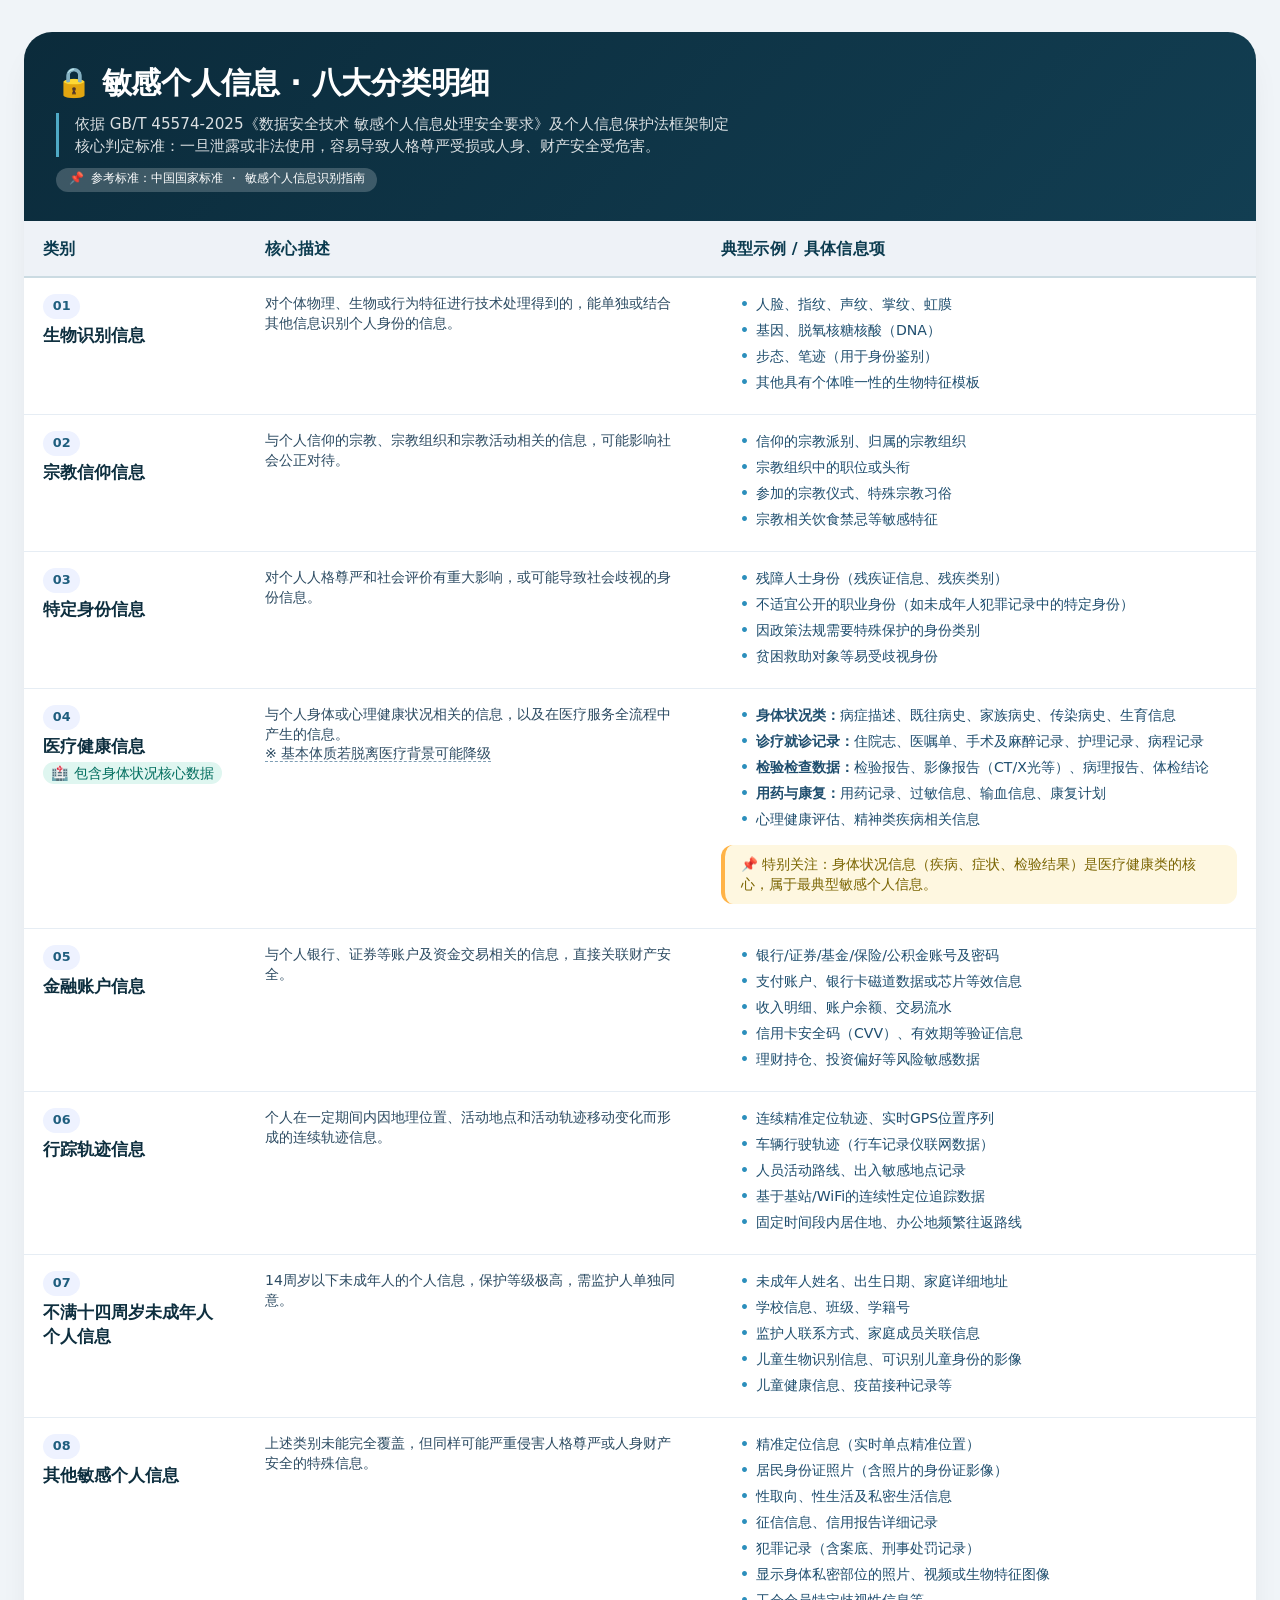
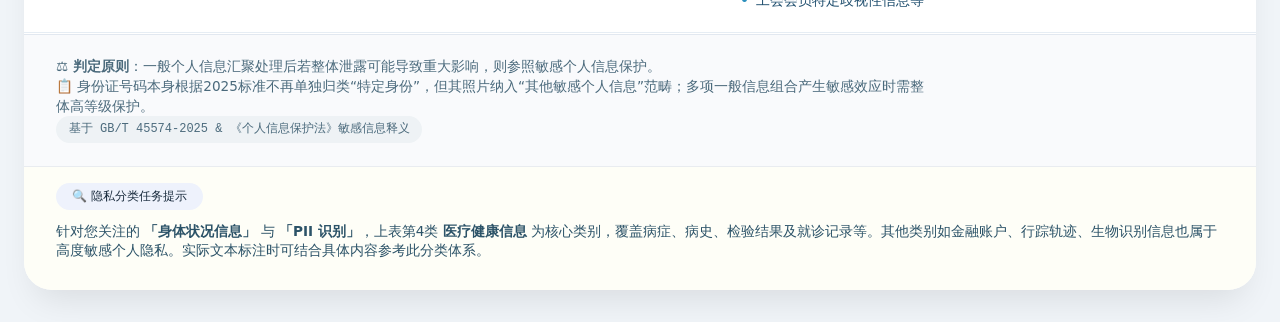
<file: Router/隐私类型.html>
<!DOCTYPE html>
<html lang="zh-CN">
<head>
    <meta charset="UTF-8">
    <meta name="viewport" content="width=device-width, initial-scale=1.0, user-scalable=yes">
    <title>八大类敏感个人信息分类表 | 国家标准参考</title>
    <style>
        * {
            margin: 0;
            padding: 0;
            box-sizing: border-box;
        }

        body {
            font-family: 'Segoe UI', 'Roboto', 'Noto Sans', system-ui, -apple-system, 'Microsoft YaHei', sans-serif;
            background: #f0f4f8;
            padding: 2rem 1.5rem;
            color: #1a2c3e;
            line-height: 1.45;
        }

        .container {
            max-width: 1400px;
            margin: 0 auto;
            background: white;
            border-radius: 28px;
            box-shadow: 0 20px 35px -12px rgba(0, 0, 0, 0.1);
            overflow: hidden;
            transition: all 0.2s ease;
        }

        /* 标题区 */
        .header {
            background: linear-gradient(135deg, #0b2b3b 0%, #123e52 100%);
            padding: 1.8rem 2rem;
            color: white;
        }

        .header h1 {
            font-size: 1.9rem;
            font-weight: 600;
            letter-spacing: -0.3px;
            margin-bottom: 0.5rem;
            display: flex;
            align-items: center;
            gap: 10px;
            flex-wrap: wrap;
        }

        .header h1:before {
            content: "🔒";
            font-size: 1.8rem;
            font-weight: normal;
        }

        .header .sub {
            font-size: 0.95rem;
            opacity: 0.85;
            border-left: 3px solid #5bc0de;
            padding-left: 1rem;
            margin-top: 0.5rem;
        }

        .badge-ref {
            background: rgba(255,255,255,0.2);
            border-radius: 40px;
            padding: 0.2rem 0.8rem;
            font-size: 0.75rem;
            display: inline-block;
            margin-top: 0.7rem;
            font-family: monospace;
        }

        /* 表格包装器 — 响应式滚动 */
        .table-wrapper {
            overflow-x: auto;
            padding: 0 0 1px 0;
            scroll-behavior: smooth;
        }

        /* 主表格样式 */
        .privacy-table {
            width: 100%;
            border-collapse: collapse;
            font-size: 0.95rem;
            background-color: #ffffff;
            min-width: 720px;
        }

        .privacy-table th {
            background-color: #eef2f7;
            color: #0b3b4f;
            font-weight: 600;
            padding: 1rem 1.2rem;
            border-bottom: 2px solid #cbdbe2;
            text-align: left;
            font-size: 1rem;
            letter-spacing: 0.3px;
        }

        .privacy-table td {
            padding: 1rem 1.2rem;
            border-bottom: 1px solid #e6edf4;
            vertical-align: top;
            background-color: #ffffff;
        }

        /* 分类样式 */
        .category-badge {
            display: inline-block;
            background: #eef2ff;
            color: #1f5e7e;
            font-weight: 600;
            padding: 0.2rem 0.6rem;
            border-radius: 20px;
            font-size: 0.8rem;
            margin-bottom: 0.25rem;
        }

        .cat-title {
            font-weight: 700;
            font-size: 1.05rem;
            color: #0e2f3f;
            display: block;
            margin-bottom: 0.2rem;
        }

        .desc-text {
            color: #2c4b62;
            font-size: 0.88rem;
            line-height: 1.4;
            margin-top: 4px;
        }

        .example-list {
            margin: 0;
            padding-left: 1.2rem;
            list-style-type: none;
        }

        .example-list li {
            margin-bottom: 0.35rem;
            font-size: 0.88rem;
            color: #1f4e6e;
            position: relative;
            padding-left: 1rem;
        }

        .example-list li:before {
            content: "•";
            color: #2c8fbc;
            font-weight: bold;
            position: absolute;
            left: 0;
        }

        .highlight-note {
            background-color: #fef7e0;
            border-left: 4px solid #ffb347;
            padding: 0.6rem 1rem;
            margin: 1rem 0 0.5rem;
            font-size: 0.85rem;
            border-radius: 12px;
            color: #7a6400;
        }

        .legal-footnote {
            background: #f9fafc;
            padding: 1.4rem 2rem;
            border-top: 1px solid #e2e8f0;
            font-size: 0.85rem;
            color: #4b6a7c;
            display: flex;
            flex-wrap: wrap;
            justify-content: space-between;
            align-items: center;
        }

        .note-text {
            max-width: 75%;
        }

        .standard-ref {
            font-family: monospace;
            background: #eef2f5;
            padding: 0.3rem 0.8rem;
            border-radius: 24px;
            font-size: 0.75rem;
        }

        @media (max-width: 750px) {
            body {
                padding: 1rem;
            }
            .privacy-table th, .privacy-table td {
                padding: 0.85rem 1rem;
            }
            .header h1 {
                font-size: 1.5rem;
            }
            .legal-footnote {
                flex-direction: column;
                align-items: flex-start;
                gap: 10px;
            }
            .note-text {
                max-width: 100%;
            }
        }

        /* 健康/身体状况高亮提示 */
        .health-em {
            background: #dff6f0;
            border-radius: 16px;
            padding: 0.2rem 0.5rem;
            font-weight: 500;
            color: #006d5e;
        }

        .tooltip-info {
            cursor: help;
            border-bottom: 1px dashed #7e9eb5;
        }
    </style>
</head>
<body>
<div class="container">
    <div class="header">
        <h1>敏感个人信息 · 八大分类明细</h1>
        <div class="sub">依据 GB/T 45574-2025《数据安全技术 敏感个人信息处理安全要求》及个人信息保护法框架制定<br>核心判定标准：一旦泄露或非法使用，容易导致人格尊严受损或人身、财产安全受危害。</div>
        <div class="badge-ref">📌 参考标准：中国国家标准 · 敏感个人信息识别指南</div>
    </div>
    <div class="table-wrapper">
        <table class="privacy-table">
            <thead>
                <tr>
                    <th width="18%">类别</th>
                    <th width="37%">核心描述</th>
                    <th width="45%">典型示例 / 具体信息项</th>
                </tr>
            </thead>
            <tbody>
                <!-- 1. 生物识别信息 -->
                <tr>
                    <td><span class="category-badge">01</span><div class="cat-title">生物识别信息</div></td>
                    <td class="desc-text">对个体物理、生物或行为特征进行技术处理得到的，能单独或结合其他信息识别个人身份的信息。</td>
                    <td>
                        <ul class="example-list">
                            <li>人脸、指纹、声纹、掌纹、虹膜</li>
                            <li>基因、脱氧核糖核酸（DNA）</li>
                            <li>步态、笔迹（用于身份鉴别）</li>
                            <li>其他具有个体唯一性的生物特征模板</li>
                        </ul>
                    </td>
                </tr>
                <!-- 2. 宗教信仰信息 -->
                <tr>
                    <td><span class="category-badge">02</span><div class="cat-title">宗教信仰信息</div></td>
                    <td class="desc-text">与个人信仰的宗教、宗教组织和宗教活动相关的信息，可能影响社会公正对待。</td>
                    <td>
                        <ul class="example-list">
                            <li>信仰的宗教派别、归属的宗教组织</li>
                            <li>宗教组织中的职位或头衔</li>
                            <li>参加的宗教仪式、特殊宗教习俗</li>
                            <li>宗教相关饮食禁忌等敏感特征</li>
                        </ul>
                    </td>
                </tr>
                <!-- 3. 特定身份信息 -->
                <tr>
                    <td><span class="category-badge">03</span><div class="cat-title">特定身份信息</div></td>
                    <td class="desc-text">对个人人格尊严和社会评价有重大影响，或可能导致社会歧视的身份信息。</td>
                    <td>
                        <ul class="example-list">
                            <li>残障人士身份（残疾证信息、残疾类别）</li>
                            <li>不适宜公开的职业身份（如未成年人犯罪记录中的特定身份）</li>
                            <li>因政策法规需要特殊保护的身份类别</li>
                            <li>贫困救助对象等易受歧视身份</li>
                        </ul>
                    </td>
                </tr>
                <!-- 4. 医疗健康信息（重点突出身体状况） -->
                <tr>
                    <td><span class="category-badge">04</span><div class="cat-title">医疗健康信息</div>
                        <div class="desc-text" style="margin-top:6px;"><span class="health-em">🏥 包含身体状况核心数据</span></div>
                    </td>
                    <td class="desc-text">与个人身体或心理健康状况相关的信息，以及在医疗服务全流程中产生的信息。<br> <span class="tooltip-info" title="基本体质信息如体重、身高若不与疾病关联可能不属于敏感项">※ 基本体质若脱离医疗背景可能降级</span></td>
                    <td>
                        <ul class="example-list">
                            <li><strong>身体状况类：</strong>病症描述、既往病史、家族病史、传染病史、生育信息</li>
                            <li><strong>诊疗就诊记录：</strong>住院志、医嘱单、手术及麻醉记录、护理记录、病程记录</li>
                            <li><strong>检验检查数据：</strong>检验报告、影像报告（CT/X光等）、病理报告、体检结论</li>
                            <li><strong>用药与康复：</strong>用药记录、过敏信息、输血信息、康复计划</li>
                            <li>心理健康评估、精神类疾病相关信息</li>
                        </ul>
                        <div class="highlight-note">📌 特别关注：身体状况信息（疾病、症状、检验结果）是医疗健康类的核心，属于最典型敏感个人信息。</div>
                    </td>
                </tr>
                <!-- 5. 金融账户信息 -->
                <tr>
                    <td><span class="category-badge">05</span><div class="cat-title">金融账户信息</div></td>
                    <td class="desc-text">与个人银行、证券等账户及资金交易相关的信息，直接关联财产安全。</td>
                    <td>
                        <ul class="example-list">
                            <li>银行/证券/基金/保险/公积金账号及密码</li>
                            <li>支付账户、银行卡磁道数据或芯片等效信息</li>
                            <li>收入明细、账户余额、交易流水</li>
                            <li>信用卡安全码（CVV）、有效期等验证信息</li>
                            <li>理财持仓、投资偏好等风险敏感数据</li>
                        </ul>
                    </td>
                </tr>
                <!-- 6. 行踪轨迹信息 -->
                <tr>
                    <td><span class="category-badge">06</span><div class="cat-title">行踪轨迹信息</div></td>
                    <td class="desc-text">个人在一定期间内因地理位置、活动地点和活动轨迹移动变化而形成的连续轨迹信息。</td>
                    <td>
                        <ul class="example-list">
                            <li>连续精准定位轨迹、实时GPS位置序列</li>
                            <li>车辆行驶轨迹（行车记录仪联网数据）</li>
                            <li>人员活动路线、出入敏感地点记录</li>
                            <li>基于基站/WiFi的连续性定位追踪数据</li>
                            <li>固定时间段内居住地、办公地频繁往返路线</li>
                        </ul>
                    </td>
                </tr>
                <!-- 7. 不满十四周岁未成年人个人信息 -->
                <tr>
                    <td><span class="category-badge">07</span><div class="cat-title">不满十四周岁未成年人个人信息</div></td>
                    <td class="desc-text">14周岁以下未成年人的个人信息，保护等级极高，需监护人单独同意。</td>
                    <td>
                        <ul class="example-list">
                            <li>未成年人姓名、出生日期、家庭详细地址</li>
                            <li>学校信息、班级、学籍号</li>
                            <li>监护人联系方式、家庭成员关联信息</li>
                            <li>儿童生物识别信息、可识别儿童身份的影像</li>
                            <li>儿童健康信息、疫苗接种记录等</li>
                        </ul>
                    </td>
                </tr>
                <!-- 8. 其他敏感个人信息 -->
                <tr>
                    <td><span class="category-badge">08</span><div class="cat-title">其他敏感个人信息</div></td>
                    <td class="desc-text">上述类别未能完全覆盖，但同样可能严重侵害人格尊严或人身财产安全的特殊信息。</td>
                    <td>
                        <ul class="example-list">
                            <li>精准定位信息（实时单点精准位置）</li>
                            <li>居民身份证照片（含照片的身份证影像）</li>
                            <li>性取向、性生活及私密生活信息</li>
                            <li>征信信息、信用报告详细记录</li>
                            <li>犯罪记录（含案底、刑事处罚记录）</li>
                            <li>显示身体私密部位的照片、视频或生物特征图像</li>
                            <li>工会会员特定歧视性信息等</li>
                        </ul>
                    </td>
                </tr>
            </tbody>
        </table>
    </div>
    <div class="legal-footnote">
        <div class="note-text">
            ⚖️ <strong>判定原则</strong>：一般个人信息汇聚处理后若整体泄露可能导致重大影响，则参照敏感个人信息保护。<br>
            📋 身份证号码本身根据2025标准不再单独归类“特定身份”，但其照片纳入“其他敏感个人信息”范畴；多项一般信息组合产生敏感效应时需整体高等级保护。
        </div>
        <div class="standard-ref">基于 GB/T 45574-2025 & 《个人信息保护法》敏感信息释义</div>
    </div>
    <!-- 附加说明模块：针对身体状况与文本隐私分类场景 -->
    <div style="padding: 1rem 2rem 1.8rem 2rem; background: #fefef7; border-top: 1px solid #e9ecf0;">
        <div style="display: flex; gap: 12px; flex-wrap: wrap; align-items: flex-start;">
            <div style="background: #eef2fc; border-radius: 30px; padding: 0.3rem 1rem; font-size: 0.75rem; font-weight: 500;">🔍 隐私分类任务提示</div>
            <div style="font-size: 0.85rem; color: #2c5368;">
                针对您关注的 <strong>「身体状况信息」</strong> 与 <strong>「PII 识别」</strong>，上表第4类 <strong>医疗健康信息</strong> 为核心类别，覆盖病症、病史、检验结果及就诊记录等。其他类别如金融账户、行踪轨迹、生物识别信息也属于高度敏感个人隐私。实际文本标注时可结合具体内容参考此分类体系。
            </div>
        </div>
    </div>
</div>
</body>
</html>
</file>
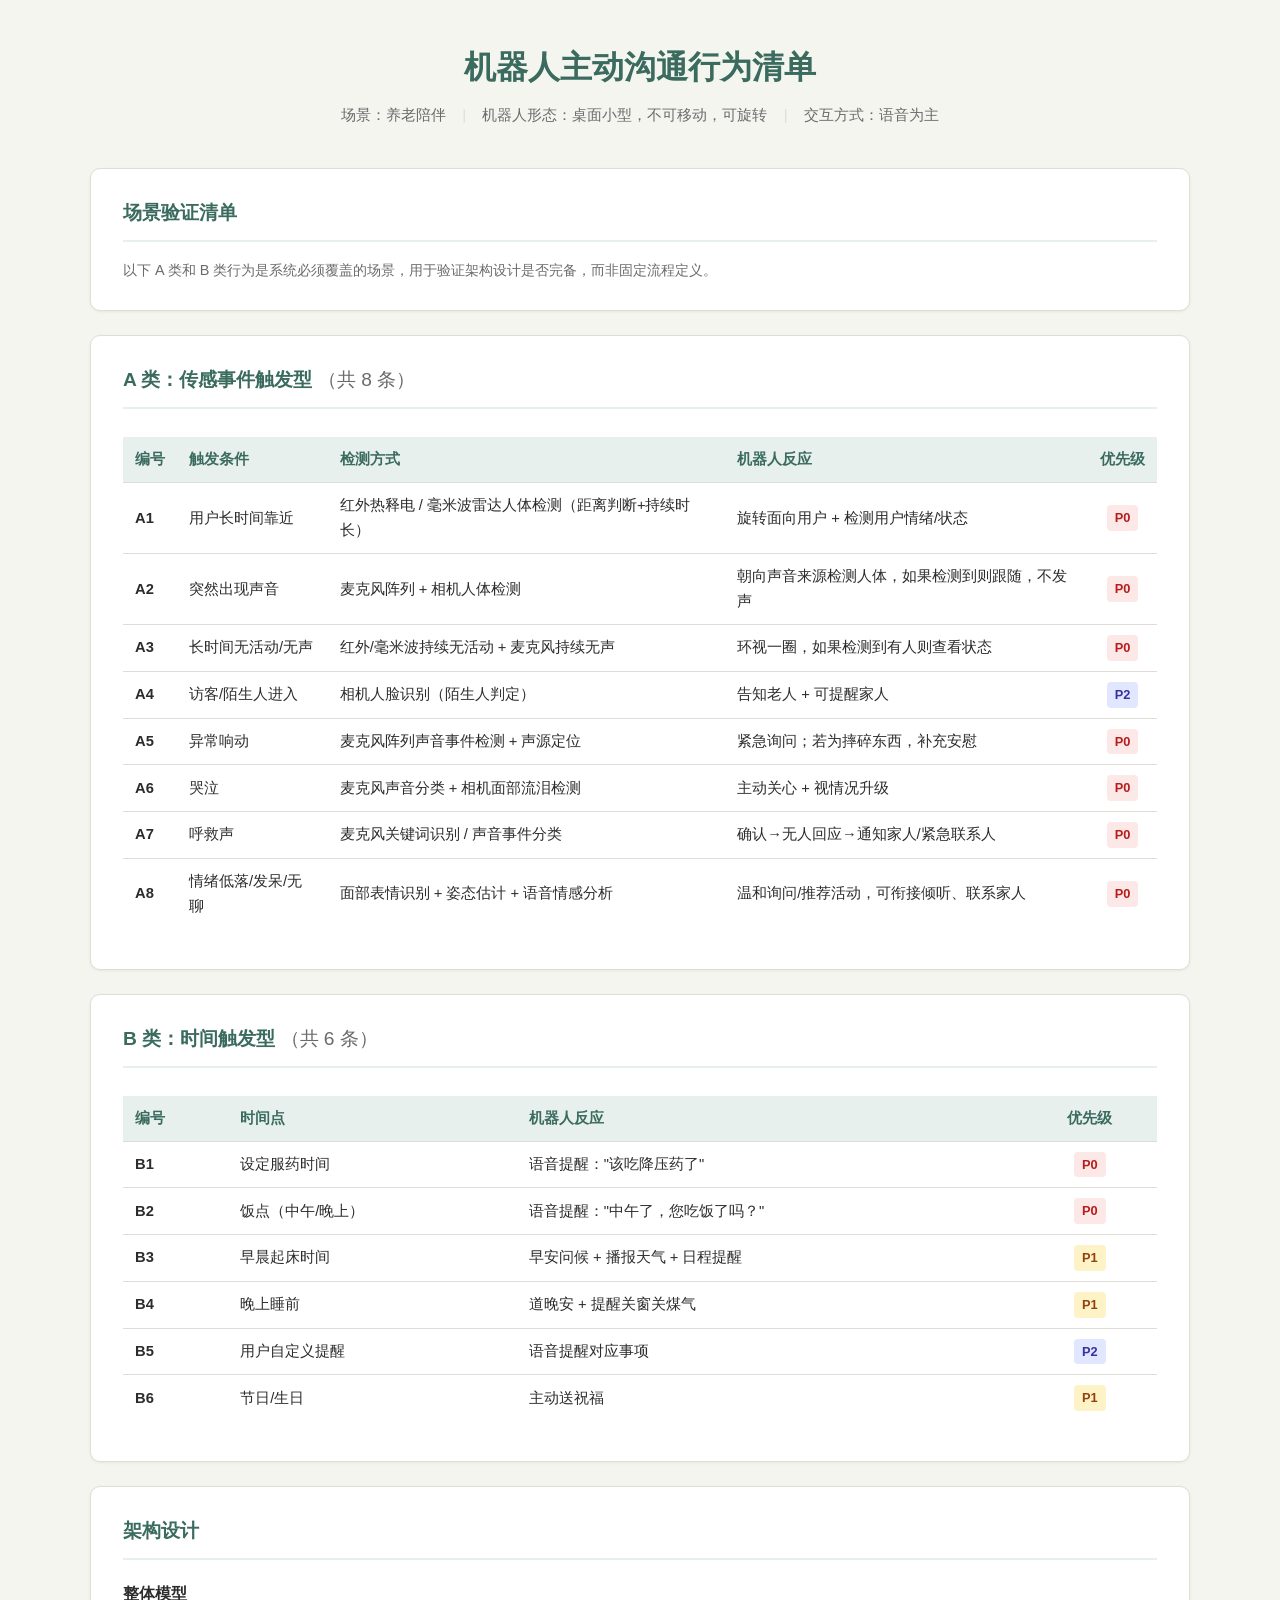
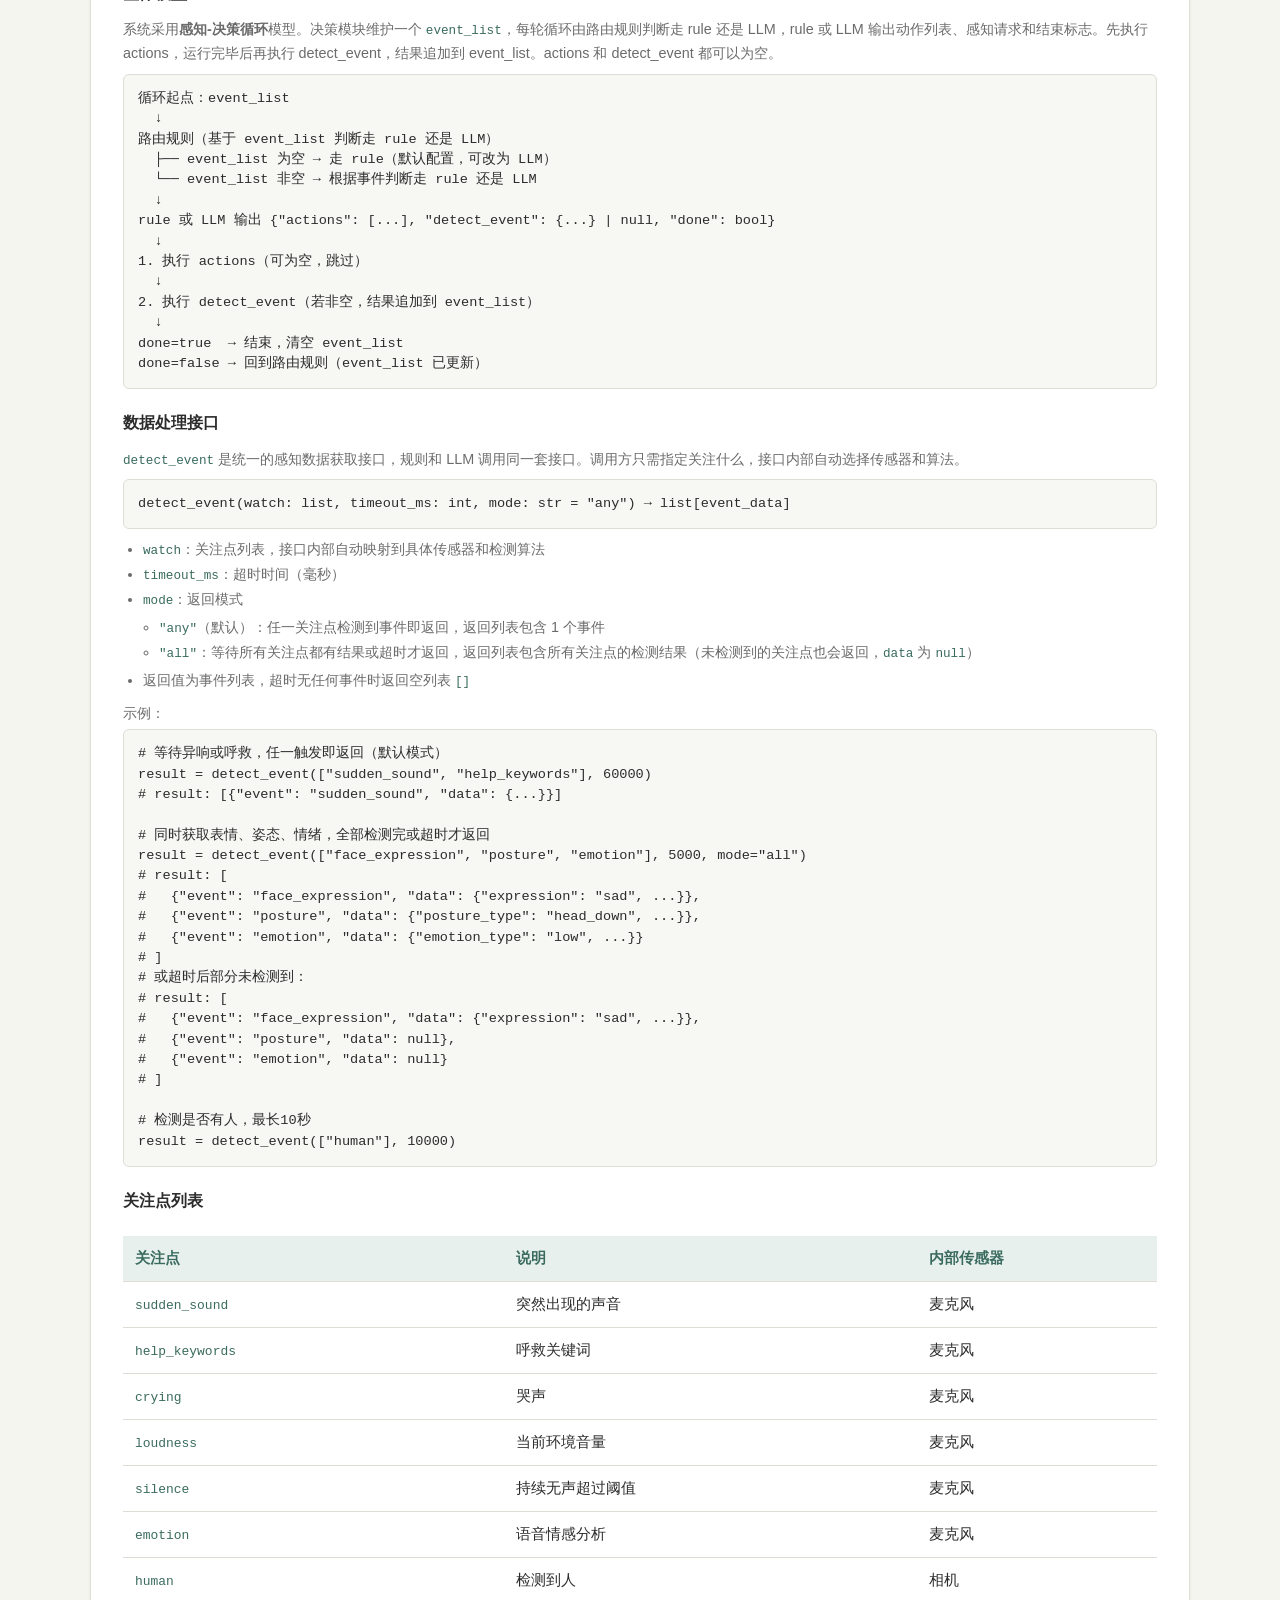
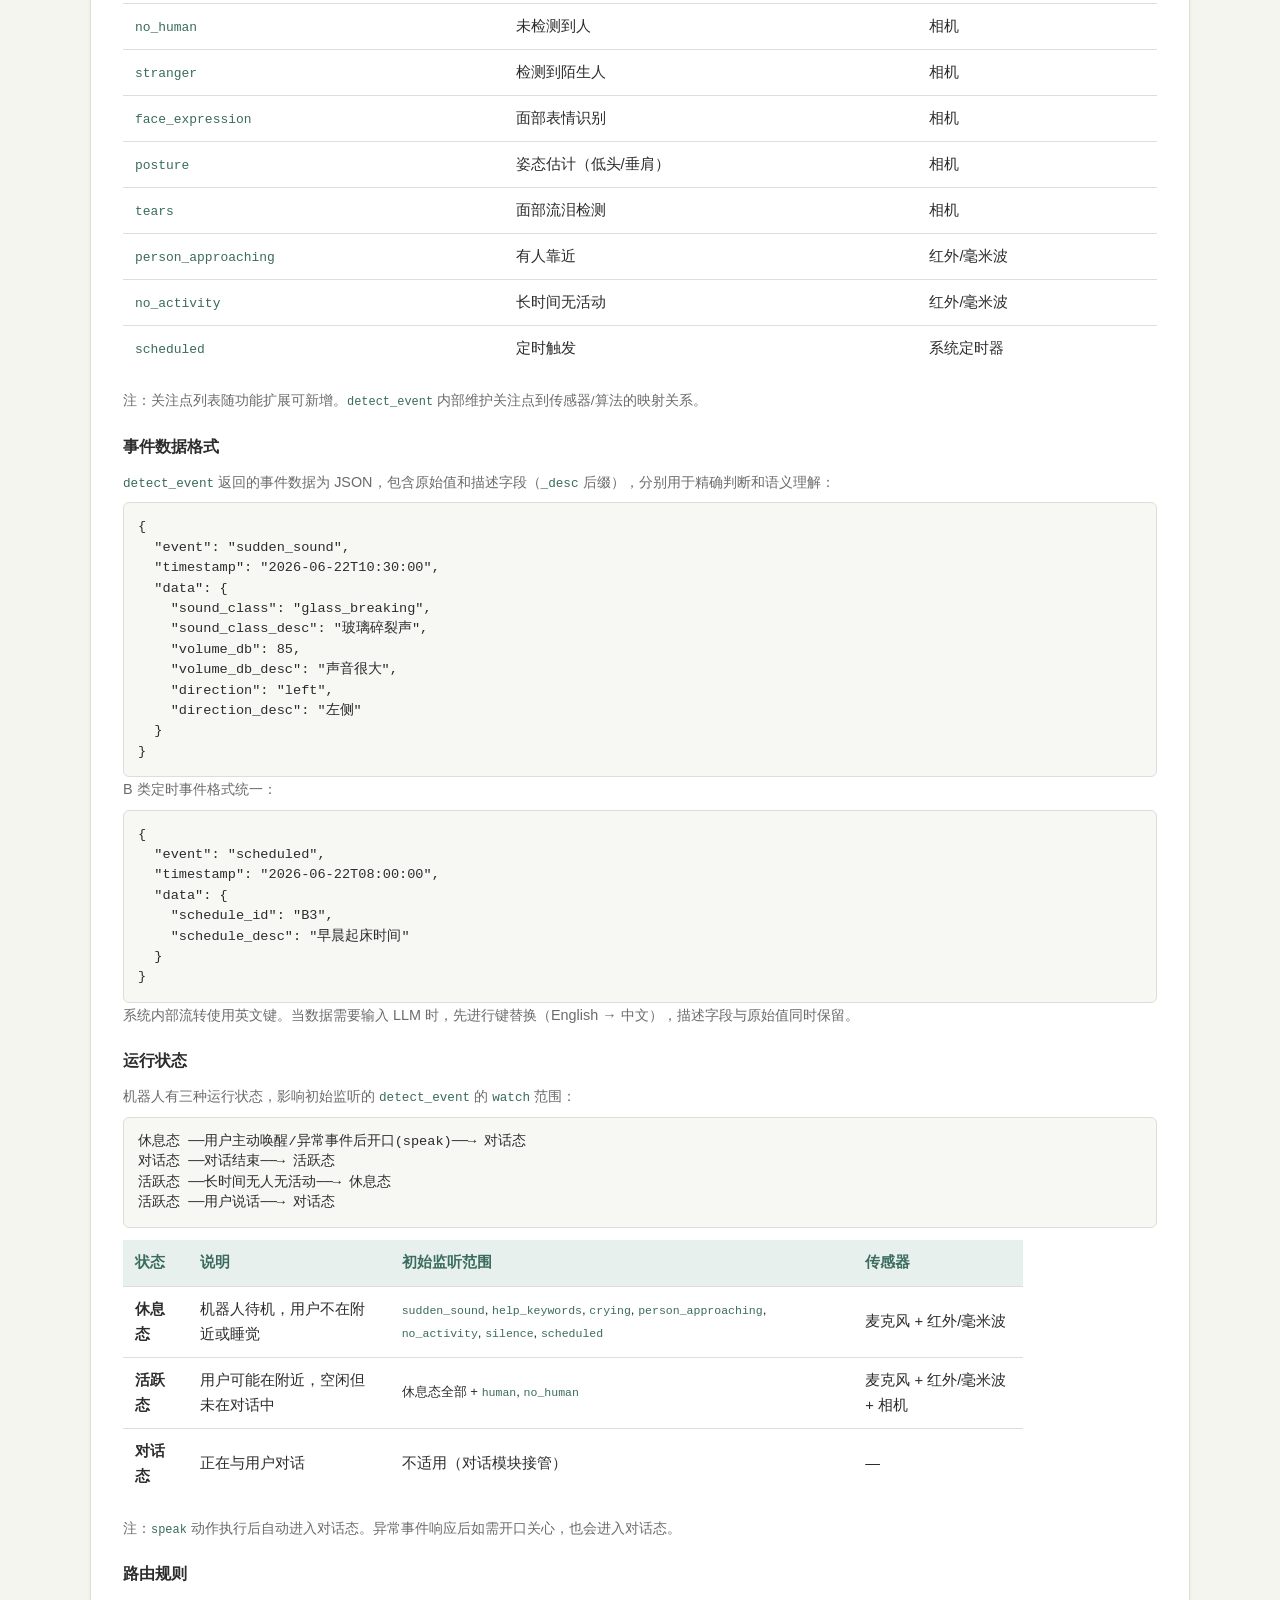
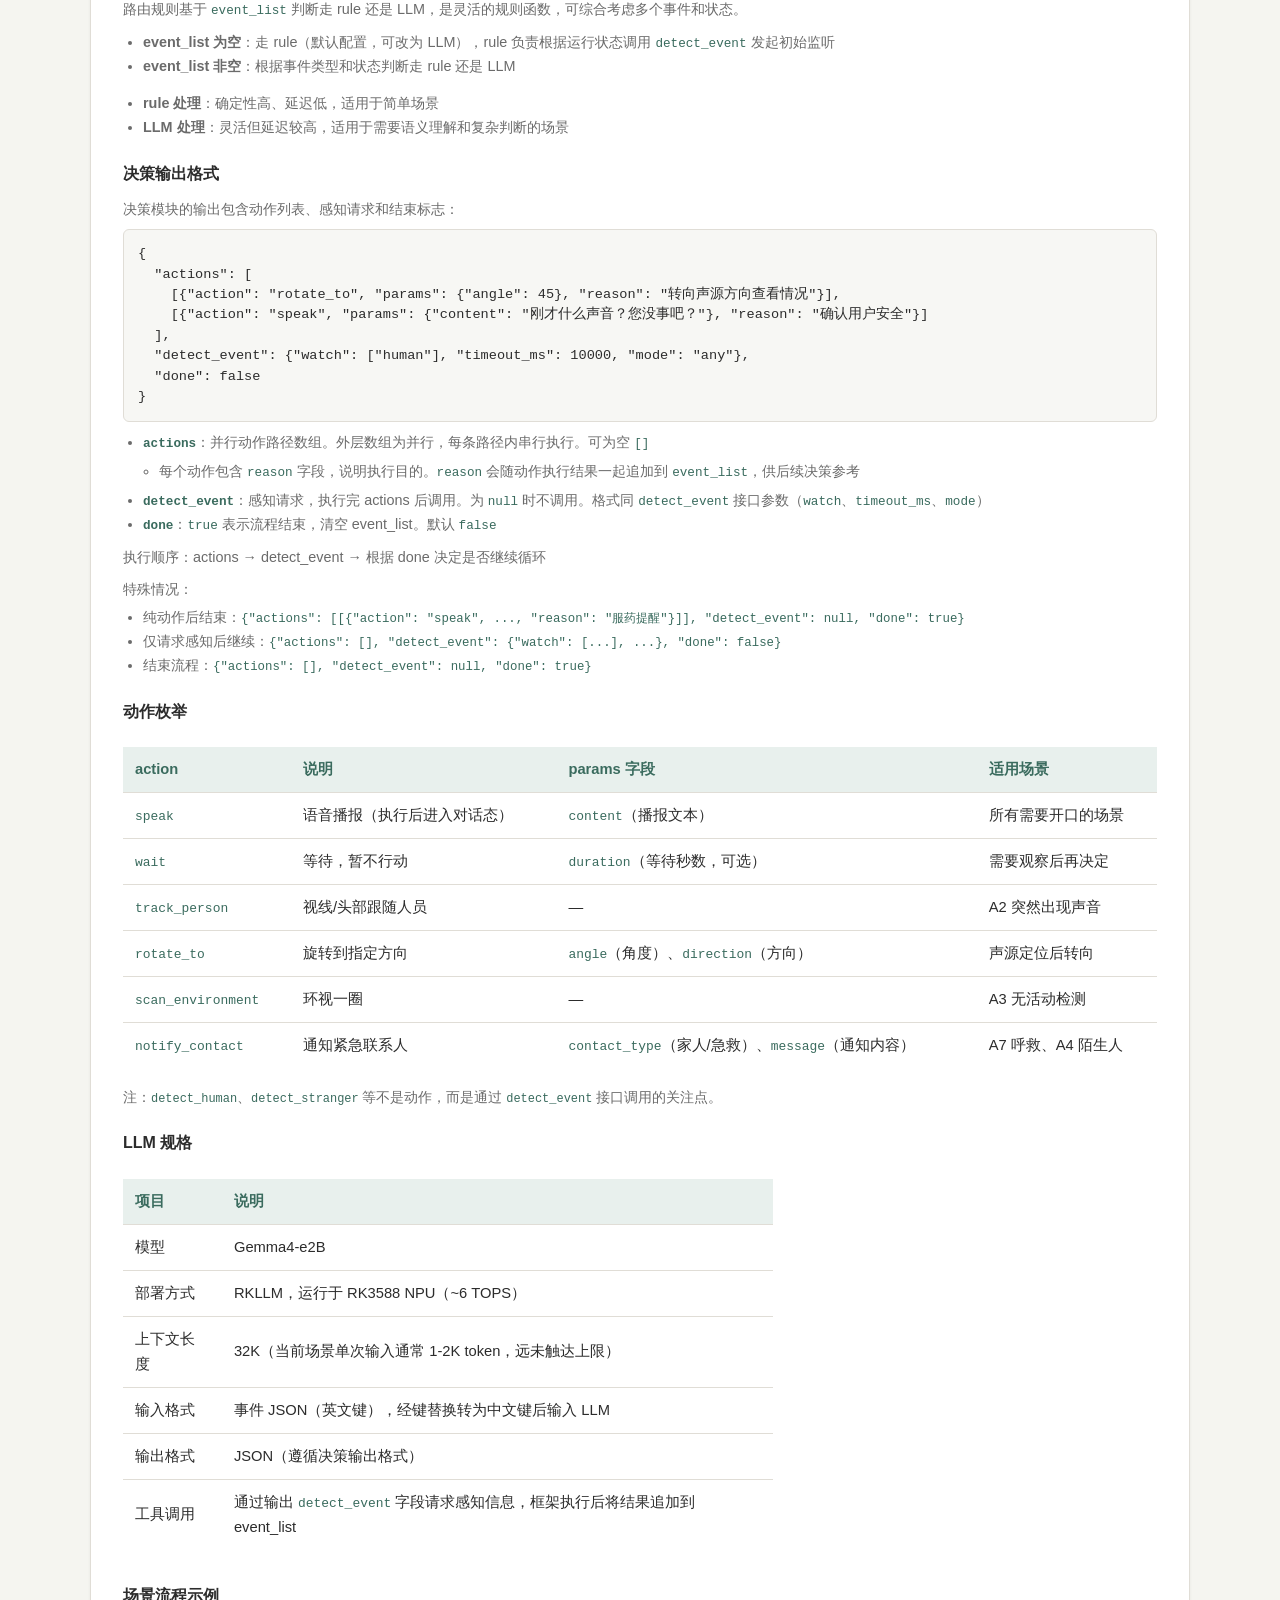
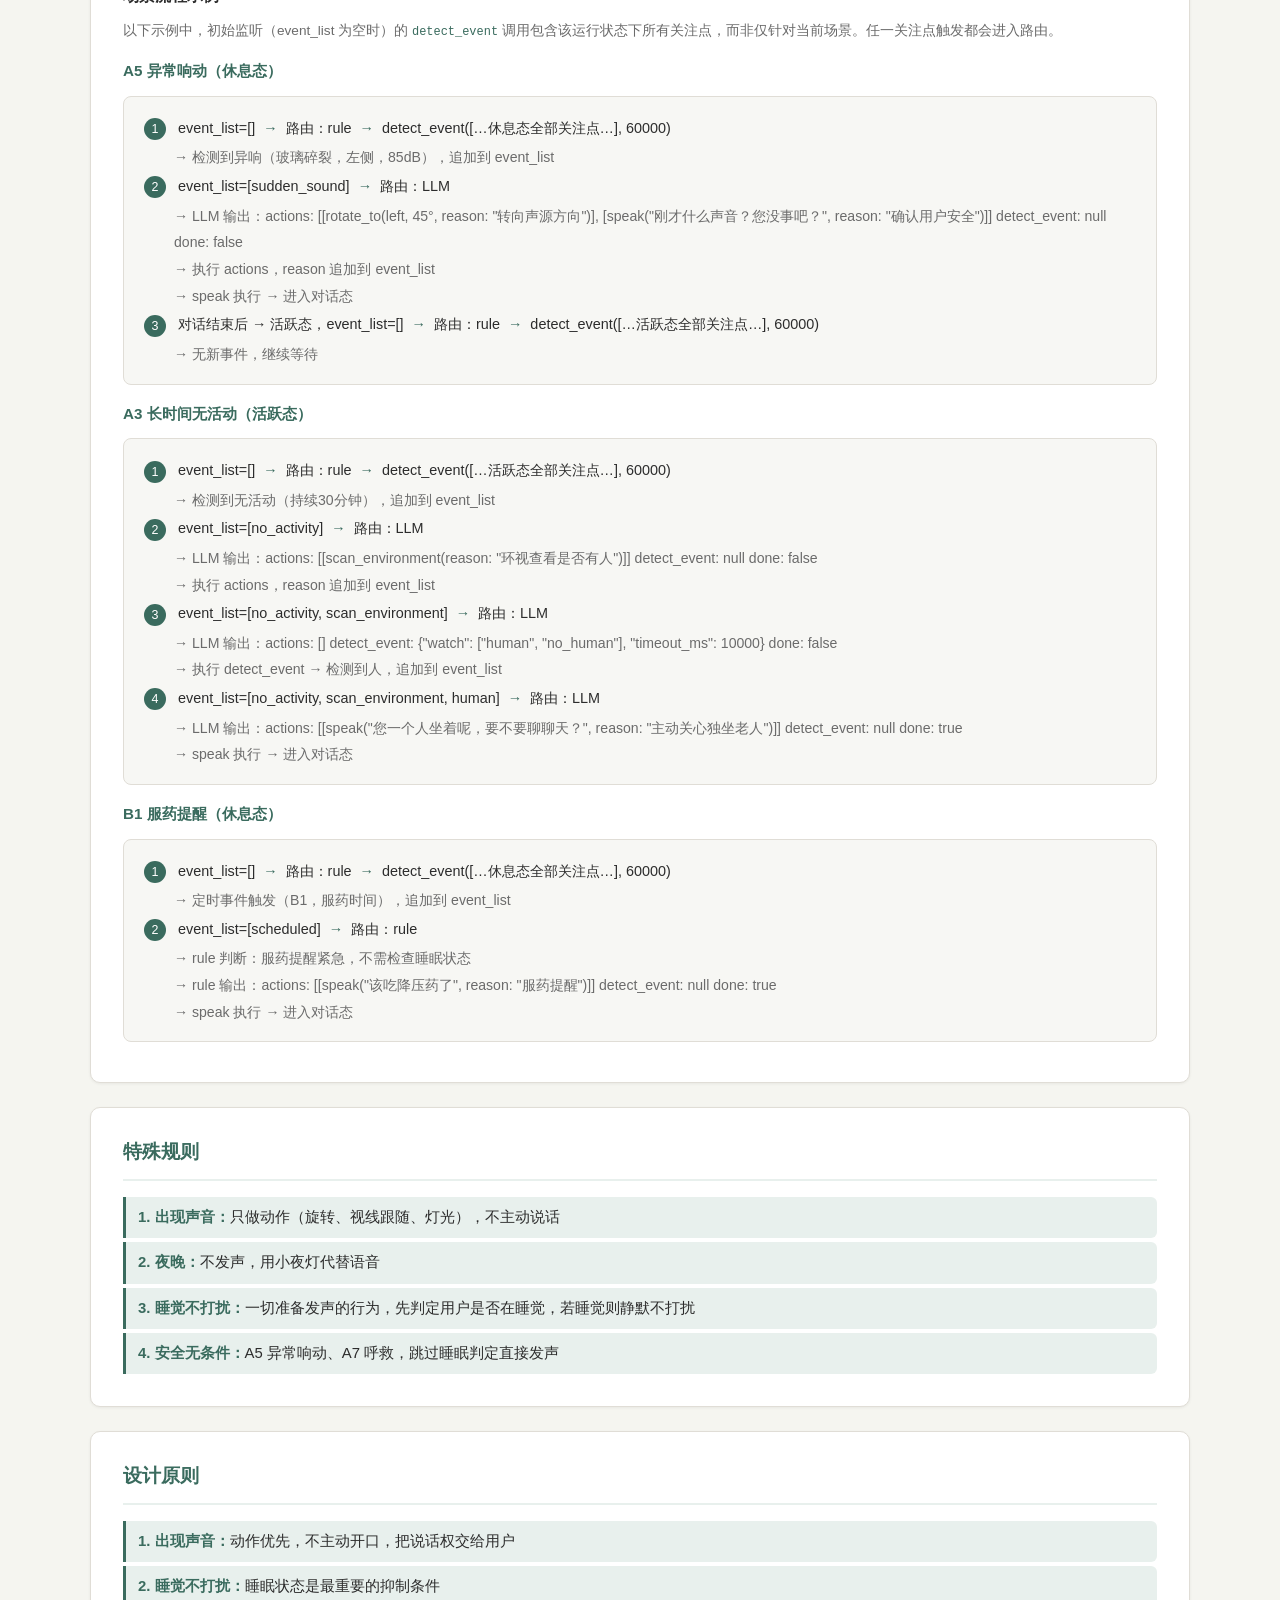
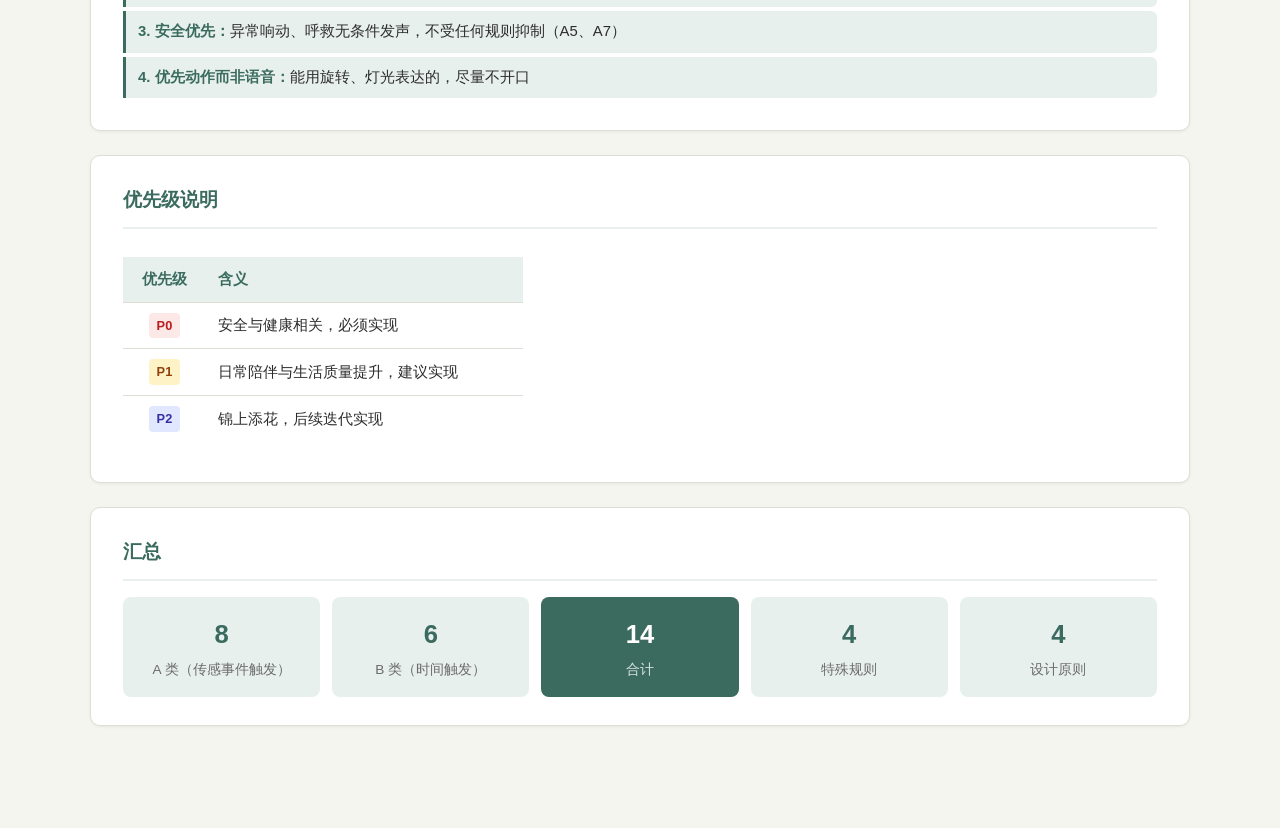
<file: 机器人主动沟通方案/机器人主动沟通行为清单.html>
<!DOCTYPE html>
<html lang="zh-CN">
<head>
<meta charset="UTF-8">
<meta name="viewport" content="width=device-width, initial-scale=1.0">
<title>机器人主动沟通行为清单</title>
<style>
  :root {
    --bg: #f5f5f0;
    --card: #ffffff;
    --text: #2c2c2c;
    --muted: #6b6b6b;
    --accent: #3a6b5e;
    --accent-light: #e8f0ed;
    --p0-bg: #fde8e8;
    --p0-text: #b91c1c;
    --p1-bg: #fef3c7;
    --p1-text: #92400e;
    --p2-bg: #e0e7ff;
    --p2-text: #3730a3;
    --border: #e0ddd6;
    --shadow: 0 1px 3px rgba(0,0,0,0.06);
  }
  * { margin: 0; padding: 0; box-sizing: border-box; }
  body { font-family: -apple-system, "PingFang SC", "Microsoft YaHei", "Noto Sans SC", sans-serif; background: var(--bg); color: var(--text); line-height: 1.7; padding: 40px 20px 80px; }
  .container { max-width: 1100px; margin: 0 auto; }
  h1 { font-size: 2rem; font-weight: 700; text-align: center; margin-bottom: 8px; color: var(--accent); }
  .subtitle { text-align: center; color: var(--muted); margin-bottom: 40px; font-size: 0.95rem; }
  .subtitle span { margin: 0 12px; color: var(--border); }
  .section { background: var(--card); border-radius: 10px; box-shadow: var(--shadow); padding: 28px 32px; margin-bottom: 24px; border: 1px solid var(--border); }
  h2 { font-size: 1.2rem; font-weight: 600; color: var(--accent); margin-bottom: 16px; padding-bottom: 10px; border-bottom: 2px solid var(--accent-light); }
  h3 { font-size: 1rem; font-weight: 600; color: var(--text); margin: 20px 0 10px; }
  h4 { font-size: 0.95rem; font-weight: 600; color: var(--accent); margin: 16px 0 8px; }
  table { width: 100%; border-collapse: collapse; font-size: 0.92rem; margin: 12px 0; }
  th, td { padding: 10px 12px; text-align: left; border-bottom: 1px solid var(--border); }
  th { background: var(--accent-light); font-weight: 600; color: var(--accent); white-space: nowrap; }
  tr:last-child td { border-bottom: none; }
  tr:hover td { background: #fafaf7; }
  .pri { display: inline-block; padding: 2px 8px; border-radius: 4px; font-size: 0.8rem; font-weight: 600; text-align: center; min-width: 28px; }
  .pri-p0 { background: var(--p0-bg); color: var(--p0-text); }
  .pri-p1 { background: var(--p1-bg); color: var(--p1-text); }
  .pri-p2 { background: var(--p2-bg); color: var(--p2-text); }
  .summary-grid { display: grid; grid-template-columns: repeat(auto-fit, minmax(130px, 1fr)); gap: 12px; }
  .summary-item { background: var(--accent-light); border-radius: 8px; padding: 16px; text-align: center; }
  .summary-item .num { font-size: 1.6rem; font-weight: 700; color: var(--accent); }
  .summary-item .label { font-size: 0.85rem; color: var(--muted); margin-top: 2px; }
  .rules-list { list-style: none; }
  .rules-list li { padding: 8px 12px; margin: 4px 0; border-left: 3px solid var(--accent); background: var(--accent-light); border-radius: 0 6px 6px 0; font-size: 0.93rem; }
  .rules-list li strong { color: var(--accent); }
  code { background: none; color: var(--accent); font-family: "SF Mono", "Menlo", "Consolas", monospace; font-size: 0.88em; padding: 0; }
  pre { background: #f7f7f4; border: 1px solid var(--border); border-radius: 6px; padding: 14px; font-size: 0.85rem; overflow-x: auto; line-height: 1.5; }
  .flow-box { background: #f7f7f4; border: 1px solid var(--border); border-radius: 8px; padding: 16px 20px; margin: 12px 0; font-size: 0.9rem; line-height: 1.9; }
  .flow-box .step { padding: 2px 0; }
  .flow-box .step-num { display: inline-block; background: var(--accent); color: #fff; width: 22px; height: 22px; border-radius: 50%; text-align: center; line-height: 22px; font-size: 0.78rem; margin-right: 8px; vertical-align: middle; }
  .flow-box .indent { margin-left: 30px; color: var(--muted); font-size: 0.88rem; }
  .flow-box .arrow { color: var(--accent); margin: 0 4px; }
  @media (max-width: 768px) { body { padding: 20px 12px 60px; } .section { padding: 18px 16px; } table { font-size: 0.82rem; } th, td { padding: 6px 8px; } h1 { font-size: 1.5rem; } }
  @media print { body { background: #fff; } .section { box-shadow: none; border: 1px solid #ccc; break-inside: avoid; } }
</style>
</head>
<body>
<div class="container">

<h1>机器人主动沟通行为清单</h1>
<div class="subtitle">场景：养老陪伴 <span>|</span> 机器人形态：桌面小型，不可移动，可旋转 <span>|</span> 交互方式：语音为主</div>

<!-- 场景验证清单 -->
<div class="section">
  <h2>场景验证清单</h2>
  <p style="color:var(--muted); font-size:0.9rem;">以下 A 类和 B 类行为是系统必须覆盖的场景，用于验证架构设计是否完备，而非固定流程定义。</p>
</div>

<!-- A 类 -->
<div class="section">
  <h2>A 类：传感事件触发型 <span style="color:var(--muted);font-weight:400;">（共 8 条）</span></h2>
  <div style="overflow-x:auto;">
  <table>
    <thead><tr><th>编号</th><th>触发条件</th><th>检测方式</th><th>机器人反应</th><th style="text-align:center">优先级</th></tr></thead>
    <tbody>
      <tr><td><strong>A1</strong></td><td>用户长时间靠近</td><td>红外热释电 / 毫米波雷达人体检测（距离判断+持续时长）</td><td>旋转面向用户 + 检测用户情绪/状态</td><td style="text-align:center"><span class="pri pri-p0">P0</span></td></tr>
      <tr><td><strong>A2</strong></td><td>突然出现声音</td><td>麦克风阵列 + 相机人体检测</td><td>朝向声音来源检测人体，如果检测到则跟随，不发声</td><td style="text-align:center"><span class="pri pri-p0">P0</span></td></tr>
      <tr><td><strong>A3</strong></td><td>长时间无活动/无声</td><td>红外/毫米波持续无活动 + 麦克风持续无声</td><td>环视一圈，如果检测到有人则查看状态</td><td style="text-align:center"><span class="pri pri-p0">P0</span></td></tr>
      <tr><td><strong>A4</strong></td><td>访客/陌生人进入</td><td>相机人脸识别（陌生人判定）</td><td>告知老人 + 可提醒家人</td><td style="text-align:center"><span class="pri pri-p2">P2</span></td></tr>
      <tr><td><strong>A5</strong></td><td>异常响动</td><td>麦克风阵列声音事件检测 + 声源定位</td><td>紧急询问；若为摔碎东西，补充安慰</td><td style="text-align:center"><span class="pri pri-p0">P0</span></td></tr>
      <tr><td><strong>A6</strong></td><td>哭泣</td><td>麦克风声音分类 + 相机面部流泪检测</td><td>主动关心 + 视情况升级</td><td style="text-align:center"><span class="pri pri-p0">P0</span></td></tr>
      <tr><td><strong>A7</strong></td><td>呼救声</td><td>麦克风关键词识别 / 声音事件分类</td><td>确认→无人回应→通知家人/紧急联系人</td><td style="text-align:center"><span class="pri pri-p0">P0</span></td></tr>
      <tr><td><strong>A8</strong></td><td>情绪低落/发呆/无聊</td><td>面部表情识别 + 姿态估计 + 语音情感分析</td><td>温和询问/推荐活动，可衔接倾听、联系家人</td><td style="text-align:center"><span class="pri pri-p0">P0</span></td></tr>
    </tbody>
  </table>
  </div>
</div>

<!-- B 类 -->
<div class="section">
  <h2>B 类：时间触发型 <span style="color:var(--muted);font-weight:400;">（共 6 条）</span></h2>
  <div style="overflow-x:auto;">
  <table>
    <thead><tr><th>编号</th><th>时间点</th><th>机器人反应</th><th style="text-align:center">优先级</th></tr></thead>
    <tbody>
      <tr><td><strong>B1</strong></td><td>设定服药时间</td><td>语音提醒："该吃降压药了"</td><td style="text-align:center"><span class="pri pri-p0">P0</span></td></tr>
      <tr><td><strong>B2</strong></td><td>饭点（中午/晚上）</td><td>语音提醒："中午了，您吃饭了吗？"</td><td style="text-align:center"><span class="pri pri-p0">P0</span></td></tr>
      <tr><td><strong>B3</strong></td><td>早晨起床时间</td><td>早安问候 + 播报天气 + 日程提醒</td><td style="text-align:center"><span class="pri pri-p1">P1</span></td></tr>
      <tr><td><strong>B4</strong></td><td>晚上睡前</td><td>道晚安 + 提醒关窗关煤气</td><td style="text-align:center"><span class="pri pri-p1">P1</span></td></tr>
      <tr><td><strong>B5</strong></td><td>用户自定义提醒</td><td>语音提醒对应事项</td><td style="text-align:center"><span class="pri pri-p2">P2</span></td></tr>
      <tr><td><strong>B6</strong></td><td>节日/生日</td><td>主动送祝福</td><td style="text-align:center"><span class="pri pri-p1">P1</span></td></tr>
    </tbody>
  </table>
  </div>
</div>

<!-- 架构设计 -->
<div class="section">
  <h2>架构设计</h2>

  <h3>整体模型</h3>
  <p style="color:var(--muted); font-size:0.9rem; margin-bottom:8px;">系统采用<strong>感知-决策循环</strong>模型。决策模块维护一个 <code>event_list</code>，每轮循环由路由规则判断走 rule 还是 LLM，rule 或 LLM 输出动作列表、感知请求和结束标志。先执行 actions，运行完毕后再执行 detect_event，结果追加到 event_list。actions 和 detect_event 都可以为空。</p>
  <pre>循环起点：event_list
  ↓
路由规则（基于 event_list 判断走 rule 还是 LLM）
  ├── event_list 为空 → 走 rule（默认配置，可改为 LLM）
  └── event_list 非空 → 根据事件判断走 rule 还是 LLM
  ↓
rule 或 LLM 输出 {"actions": [...], "detect_event": {...} | null, "done": bool}
  ↓
1. 执行 actions（可为空，跳过）
  ↓
2. 执行 detect_event（若非空，结果追加到 event_list）
  ↓
done=true  → 结束，清空 event_list
done=false → 回到路由规则（event_list 已更新）</pre>

  <h3>数据处理接口</h3>
  <p style="color:var(--muted); font-size:0.9rem; margin-bottom:8px;"><code>detect_event</code> 是统一的感知数据获取接口，规则和 LLM 调用同一套接口。调用方只需指定关注什么，接口内部自动选择传感器和算法。</p>
  <pre>detect_event(watch: list, timeout_ms: int, mode: str = "any") → list[event_data]</pre>
  <ul style="margin:8px 0 8px 20px; color:var(--muted); font-size:0.9rem;">
    <li><code>watch</code>：关注点列表，接口内部自动映射到具体传感器和检测算法</li>
    <li><code>timeout_ms</code>：超时时间（毫秒）</li>
    <li><code>mode</code>：返回模式
      <ul style="margin:4px 0 4px 16px;">
        <li><code>"any"</code>（默认）：任一关注点检测到事件即返回，返回列表包含 1 个事件</li>
        <li><code>"all"</code>：等待所有关注点都有结果或超时才返回，返回列表包含所有关注点的检测结果（未检测到的关注点也会返回，<code>data</code> 为 <code>null</code>）</li>
      </ul>
    </li>
    <li>返回值为事件列表，超时无任何事件时返回空列表 <code>[]</code></li>
  </ul>
  <p style="color:var(--muted); font-size:0.9rem; margin-bottom:4px;">示例：</p>
  <pre># 等待异响或呼救，任一触发即返回（默认模式）
result = detect_event(["sudden_sound", "help_keywords"], 60000)
# result: [{"event": "sudden_sound", "data": {...}}]

# 同时获取表情、姿态、情绪，全部检测完或超时才返回
result = detect_event(["face_expression", "posture", "emotion"], 5000, mode="all")
# result: [
#   {"event": "face_expression", "data": {"expression": "sad", ...}},
#   {"event": "posture", "data": {"posture_type": "head_down", ...}},
#   {"event": "emotion", "data": {"emotion_type": "low", ...}}
# ]
# 或超时后部分未检测到：
# result: [
#   {"event": "face_expression", "data": {"expression": "sad", ...}},
#   {"event": "posture", "data": null},
#   {"event": "emotion", "data": null}
# ]

# 检测是否有人，最长10秒
result = detect_event(["human"], 10000)</pre>

  <h3>关注点列表</h3>
  <div style="overflow-x:auto;">
  <table>
    <thead><tr><th>关注点</th><th>说明</th><th>内部传感器</th></tr></thead>
    <tbody>
      <tr><td><code>sudden_sound</code></td><td>突然出现的声音</td><td>麦克风</td></tr>
      <tr><td><code>help_keywords</code></td><td>呼救关键词</td><td>麦克风</td></tr>
      <tr><td><code>crying</code></td><td>哭声</td><td>麦克风</td></tr>
      <tr><td><code>loudness</code></td><td>当前环境音量</td><td>麦克风</td></tr>
      <tr><td><code>silence</code></td><td>持续无声超过阈值</td><td>麦克风</td></tr>
      <tr><td><code>emotion</code></td><td>语音情感分析</td><td>麦克风</td></tr>
      <tr><td><code>human</code></td><td>检测到人</td><td>相机</td></tr>
      <tr><td><code>no_human</code></td><td>未检测到人</td><td>相机</td></tr>
      <tr><td><code>stranger</code></td><td>检测到陌生人</td><td>相机</td></tr>
      <tr><td><code>face_expression</code></td><td>面部表情识别</td><td>相机</td></tr>
      <tr><td><code>posture</code></td><td>姿态估计（低头/垂肩）</td><td>相机</td></tr>
      <tr><td><code>tears</code></td><td>面部流泪检测</td><td>相机</td></tr>
      <tr><td><code>person_approaching</code></td><td>有人靠近</td><td>红外/毫米波</td></tr>
      <tr><td><code>no_activity</code></td><td>长时间无活动</td><td>红外/毫米波</td></tr>
      <tr><td><code>scheduled</code></td><td>定时触发</td><td>系统定时器</td></tr>
    </tbody>
  </table>
  </div>
  <p style="color:var(--muted); font-size:0.85rem; margin-top:6px;">注：关注点列表随功能扩展可新增。<code>detect_event</code> 内部维护关注点到传感器/算法的映射关系。</p>

  <h3>事件数据格式</h3>
  <p style="color:var(--muted); font-size:0.9rem; margin-bottom:8px;"><code>detect_event</code> 返回的事件数据为 JSON，包含原始值和描述字段（<code>_desc</code> 后缀），分别用于精确判断和语义理解：</p>
  <pre>{
  "event": "sudden_sound",
  "timestamp": "2026-06-22T10:30:00",
  "data": {
    "sound_class": "glass_breaking",
    "sound_class_desc": "玻璃碎裂声",
    "volume_db": 85,
    "volume_db_desc": "声音很大",
    "direction": "left",
    "direction_desc": "左侧"
  }
}</pre>
  <p style="color:var(--muted); font-size:0.9rem; margin-bottom:8px;">B 类定时事件格式统一：</p>
  <pre>{
  "event": "scheduled",
  "timestamp": "2026-06-22T08:00:00",
  "data": {
    "schedule_id": "B3",
    "schedule_desc": "早晨起床时间"
  }
}</pre>
  <p style="color:var(--muted); font-size:0.9rem;">系统内部流转使用英文键。当数据需要输入 LLM 时，先进行键替换（English → 中文），描述字段与原始值同时保留。</p>

  <h3>运行状态</h3>
  <p style="color:var(--muted); font-size:0.9rem; margin-bottom:8px;">机器人有三种运行状态，影响初始监听的 <code>detect_event</code> 的 <code>watch</code> 范围：</p>
  <pre>休息态 ──用户主动唤醒/异常事件后开口(speak)──→ 对话态
对话态 ──对话结束──→ 活跃态
活跃态 ──长时间无人无活动──→ 休息态
活跃态 ──用户说话──→ 对话态</pre>
  <div style="overflow-x:auto;">
  <table style="max-width:900px;">
    <thead><tr><th>状态</th><th>说明</th><th>初始监听范围</th><th>传感器</th></tr></thead>
    <tbody>
      <tr><td><strong>休息态</strong></td><td>机器人待机，用户不在附近或睡觉</td><td style="font-size:0.82rem;"><code>sudden_sound</code>, <code>help_keywords</code>, <code>crying</code>, <code>person_approaching</code>, <code>no_activity</code>, <code>silence</code>, <code>scheduled</code></td><td>麦克风 + 红外/毫米波</td></tr>
      <tr><td><strong>活跃态</strong></td><td>用户可能在附近，空闲但未在对话中</td><td style="font-size:0.82rem;">休息态全部 + <code>human</code>, <code>no_human</code></td><td>麦克风 + 红外/毫米波 + 相机</td></tr>
      <tr><td><strong>对话态</strong></td><td>正在与用户对话</td><td>不适用（对话模块接管）</td><td>—</td></tr>
    </tbody>
  </table>
  </div>
  <p style="color:var(--muted); font-size:0.85rem; margin-top:6px;">注：<code>speak</code> 动作执行后自动进入对话态。异常事件响应后如需开口关心，也会进入对话态。</p>

  <h3>路由规则</h3>
  <p style="color:var(--muted); font-size:0.9rem; margin-bottom:8px;">路由规则基于 <code>event_list</code> 判断走 rule 还是 LLM，是灵活的规则函数，可综合考虑多个事件和状态。</p>
  <ul style="margin:8px 0 8px 20px; color:var(--muted); font-size:0.9rem;">
    <li><strong>event_list 为空</strong>：走 rule（默认配置，可改为 LLM），rule 负责根据运行状态调用 <code>detect_event</code> 发起初始监听</li>
    <li><strong>event_list 非空</strong>：根据事件类型和状态判断走 rule 还是 LLM</li>
  </ul>
  <ul style="margin:12px 0 0 20px; color:var(--muted); font-size:0.9rem;">
    <li><strong>rule 处理</strong>：确定性高、延迟低，适用于简单场景</li>
    <li><strong>LLM 处理</strong>：灵活但延迟较高，适用于需要语义理解和复杂判断的场景</li>
  </ul>

  <h3>决策输出格式</h3>
  <p style="color:var(--muted); font-size:0.9rem; margin-bottom:8px;">决策模块的输出包含动作列表、感知请求和结束标志：</p>
  <pre>{
  "actions": [
    [{"action": "rotate_to", "params": {"angle": 45}, "reason": "转向声源方向查看情况"}],
    [{"action": "speak", "params": {"content": "刚才什么声音？您没事吧？"}, "reason": "确认用户安全"}]
  ],
  "detect_event": {"watch": ["human"], "timeout_ms": 10000, "mode": "any"},
  "done": false
}</pre>
  <ul style="margin:8px 0 8px 20px; color:var(--muted); font-size:0.9rem;">
    <li><strong><code>actions</code></strong>：并行动作路径数组。外层数组为并行，每条路径内串行执行。可为空 <code>[]</code>
      <ul style="margin:4px 0 4px 16px;">
        <li>每个动作包含 <code>reason</code> 字段，说明执行目的。<code>reason</code> 会随动作执行结果一起追加到 <code>event_list</code>，供后续决策参考</li>
      </ul>
    </li>
    <li><strong><code>detect_event</code></strong>：感知请求，执行完 actions 后调用。为 <code>null</code> 时不调用。格式同 <code>detect_event</code> 接口参数（<code>watch</code>、<code>timeout_ms</code>、<code>mode</code>）</li>
    <li><strong><code>done</code></strong>：<code>true</code> 表示流程结束，清空 event_list。默认 <code>false</code></li>
  </ul>
  <p style="color:var(--muted); font-size:0.9rem; margin-top:8px;">执行顺序：actions → detect_event → 根据 done 决定是否继续循环</p>
  <p style="color:var(--muted); font-size:0.9rem; margin-top:8px;">特殊情况：</p>
  <ul style="margin:4px 0 0 20px; color:var(--muted); font-size:0.88rem;">
    <li>纯动作后结束：<code>{"actions": [[{"action": "speak", ..., "reason": "服药提醒"}]], "detect_event": null, "done": true}</code></li>
    <li>仅请求感知后继续：<code>{"actions": [], "detect_event": {"watch": [...], ...}, "done": false}</code></li>
    <li>结束流程：<code>{"actions": [], "detect_event": null, "done": true}</code></li>
  </ul>

  <h3>动作枚举</h3>
  <div style="overflow-x:auto;">
  <table>
    <thead><tr><th>action</th><th>说明</th><th>params 字段</th><th>适用场景</th></tr></thead>
    <tbody>
      <tr><td><code>speak</code></td><td>语音播报（执行后进入对话态）</td><td><code>content</code>（播报文本）</td><td>所有需要开口的场景</td></tr>
      <tr><td><code>wait</code></td><td>等待，暂不行动</td><td><code>duration</code>（等待秒数，可选）</td><td>需要观察后再决定</td></tr>
      <tr><td><code>track_person</code></td><td>视线/头部跟随人员</td><td>—</td><td>A2 突然出现声音</td></tr>
      <tr><td><code>rotate_to</code></td><td>旋转到指定方向</td><td><code>angle</code>（角度）、<code>direction</code>（方向）</td><td>声源定位后转向</td></tr>
      <tr><td><code>scan_environment</code></td><td>环视一圈</td><td>—</td><td>A3 无活动检测</td></tr>
      <tr><td><code>notify_contact</code></td><td>通知紧急联系人</td><td><code>contact_type</code>（家人/急救）、<code>message</code>（通知内容）</td><td>A7 呼救、A4 陌生人</td></tr>
    </tbody>
  </table>
  </div>
  <p style="color:var(--muted); font-size:0.85rem; margin-top:6px;">注：<code>detect_human</code>、<code>detect_stranger</code> 等不是动作，而是通过 <code>detect_event</code> 接口调用的关注点。</p>

  <h3>LLM 规格</h3>
  <div style="overflow-x:auto;">
  <table style="max-width:650px;">
    <thead><tr><th>项目</th><th>说明</th></tr></thead>
    <tbody>
      <tr><td>模型</td><td>Gemma4-e2B</td></tr>
      <tr><td>部署方式</td><td>RKLLM，运行于 RK3588 NPU（~6 TOPS）</td></tr>
      <tr><td>上下文长度</td><td>32K（当前场景单次输入通常 1-2K token，远未触达上限）</td></tr>
      <tr><td>输入格式</td><td>事件 JSON（英文键），经键替换转为中文键后输入 LLM</td></tr>
      <tr><td>输出格式</td><td>JSON（遵循决策输出格式）</td></tr>
      <tr><td>工具调用</td><td>通过输出 <code>detect_event</code> 字段请求感知信息，框架执行后将结果追加到 event_list</td></tr>
    </tbody>
  </table>
  </div>

  <h3>场景流程示例</h3>
  <p style="color:var(--muted); font-size:0.85rem; margin-bottom:12px;">以下示例中，初始监听（event_list 为空时）的 <code>detect_event</code> 调用包含该运行状态下所有关注点，而非仅针对当前场景。任一关注点触发都会进入路由。</p>

  <h4>A5 异常响动（休息态）</h4>
  <div class="flow-box">
    <div class="step"><span class="step-num">1</span> event_list=[] <span class="arrow">→</span> 路由：rule <span class="arrow">→</span> detect_event([…休息态全部关注点…], 60000)</div>
    <div class="indent">→ 检测到异响（玻璃碎裂，左侧，85dB），追加到 event_list</div>
    <div class="step"><span class="step-num">2</span> event_list=[sudden_sound] <span class="arrow">→</span> 路由：LLM</div>
    <div class="indent">→ LLM 输出：actions: [[rotate_to(left, 45°, reason: "转向声源方向")], [speak("刚才什么声音？您没事吧？", reason: "确认用户安全")]]  detect_event: null  done: false</div>
    <div class="indent">→ 执行 actions，reason 追加到 event_list</div>
    <div class="indent">→ speak 执行 → 进入对话态</div>
    <div class="step"><span class="step-num">3</span> 对话结束后 → 活跃态，event_list=[] <span class="arrow">→</span> 路由：rule <span class="arrow">→</span> detect_event([…活跃态全部关注点…], 60000)</div>
    <div class="indent">→ 无新事件，继续等待</div>
  </div>

  <h4>A3 长时间无活动（活跃态）</h4>
  <div class="flow-box">
    <div class="step"><span class="step-num">1</span> event_list=[] <span class="arrow">→</span> 路由：rule <span class="arrow">→</span> detect_event([…活跃态全部关注点…], 60000)</div>
    <div class="indent">→ 检测到无活动（持续30分钟），追加到 event_list</div>
    <div class="step"><span class="step-num">2</span> event_list=[no_activity] <span class="arrow">→</span> 路由：LLM</div>
    <div class="indent">→ LLM 输出：actions: [[scan_environment(reason: "环视查看是否有人")]]  detect_event: null  done: false</div>
    <div class="indent">→ 执行 actions，reason 追加到 event_list</div>
    <div class="step"><span class="step-num">3</span> event_list=[no_activity, scan_environment] <span class="arrow">→</span> 路由：LLM</div>
    <div class="indent">→ LLM 输出：actions: []  detect_event: {"watch": ["human", "no_human"], "timeout_ms": 10000}  done: false</div>
    <div class="indent">→ 执行 detect_event → 检测到人，追加到 event_list</div>
    <div class="step"><span class="step-num">4</span> event_list=[no_activity, scan_environment, human] <span class="arrow">→</span> 路由：LLM</div>
    <div class="indent">→ LLM 输出：actions: [[speak("您一个人坐着呢，要不要聊聊天？", reason: "主动关心独坐老人")]]  detect_event: null  done: true</div>
    <div class="indent">→ speak 执行 → 进入对话态</div>
  </div>

  <h4>B1 服药提醒（休息态）</h4>
  <div class="flow-box">
    <div class="step"><span class="step-num">1</span> event_list=[] <span class="arrow">→</span> 路由：rule <span class="arrow">→</span> detect_event([…休息态全部关注点…], 60000)</div>
    <div class="indent">→ 定时事件触发（B1，服药时间），追加到 event_list</div>
    <div class="step"><span class="step-num">2</span> event_list=[scheduled] <span class="arrow">→</span> 路由：rule</div>
    <div class="indent">→ rule 判断：服药提醒紧急，不需检查睡眠状态</div>
    <div class="indent">→ rule 输出：actions: [[speak("该吃降压药了", reason: "服药提醒")]]  detect_event: null  done: true</div>
    <div class="indent">→ speak 执行 → 进入对话态</div>
  </div>


</div>

<!-- 特殊规则 -->
<div class="section">
  <h2>特殊规则</h2>
  <ol class="rules-list">
    <li><strong>1. 出现声音：</strong>只做动作（旋转、视线跟随、灯光），不主动说话</li>
    <li><strong>2. 夜晚：</strong>不发声，用小夜灯代替语音</li>
    <li><strong>3. 睡觉不打扰：</strong>一切准备发声的行为，先判定用户是否在睡觉，若睡觉则静默不打扰</li>
    <li><strong>4. 安全无条件：</strong>A5 异常响动、A7 呼救，跳过睡眠判定直接发声</li>
  </ol>
</div>

<!-- 设计原则 -->
<div class="section">
  <h2>设计原则</h2>
  <ol class="rules-list">
    <li><strong>1. 出现声音：</strong>动作优先，不主动开口，把说话权交给用户</li>
    <li><strong>2. 睡觉不打扰：</strong>睡眠状态是最重要的抑制条件</li>
    <li><strong>3. 安全优先：</strong>异常响动、呼救无条件发声，不受任何规则抑制（A5、A7）</li>
    <li><strong>4. 优先动作而非语音：</strong>能用旋转、灯光表达的，尽量不开口</li>
  </ol>
</div>

<!-- 优先级说明 -->
<div class="section">
  <h2>优先级说明</h2>
  <div style="overflow-x:auto;">
  <table style="max-width:400px;">
    <thead><tr><th style="text-align:center">优先级</th><th>含义</th></tr></thead>
    <tbody>
      <tr><td style="text-align:center"><span class="pri pri-p0">P0</span></td><td>安全与健康相关，必须实现</td></tr>
      <tr><td style="text-align:center"><span class="pri pri-p1">P1</span></td><td>日常陪伴与生活质量提升，建议实现</td></tr>
      <tr><td style="text-align:center"><span class="pri pri-p2">P2</span></td><td>锦上添花，后续迭代实现</td></tr>
    </tbody>
  </table>
  </div>
</div>

<!-- 汇总 -->
<div class="section">
  <h2>汇总</h2>
  <div class="summary-grid">
    <div class="summary-item"><div class="num">8</div><div class="label">A 类（传感事件触发）</div></div>
    <div class="summary-item"><div class="num">6</div><div class="label">B 类（时间触发）</div></div>
    <div class="summary-item" style="background:var(--accent); color:#fff;"><div class="num" style="color:#fff;">14</div><div class="label" style="color:rgba(255,255,255,0.8);">合计</div></div>
    <div class="summary-item"><div class="num">4</div><div class="label">特殊规则</div></div>
    <div class="summary-item"><div class="num">4</div><div class="label">设计原则</div></div>
  </div>
</div>

</div>
</body>
</html>
</file>
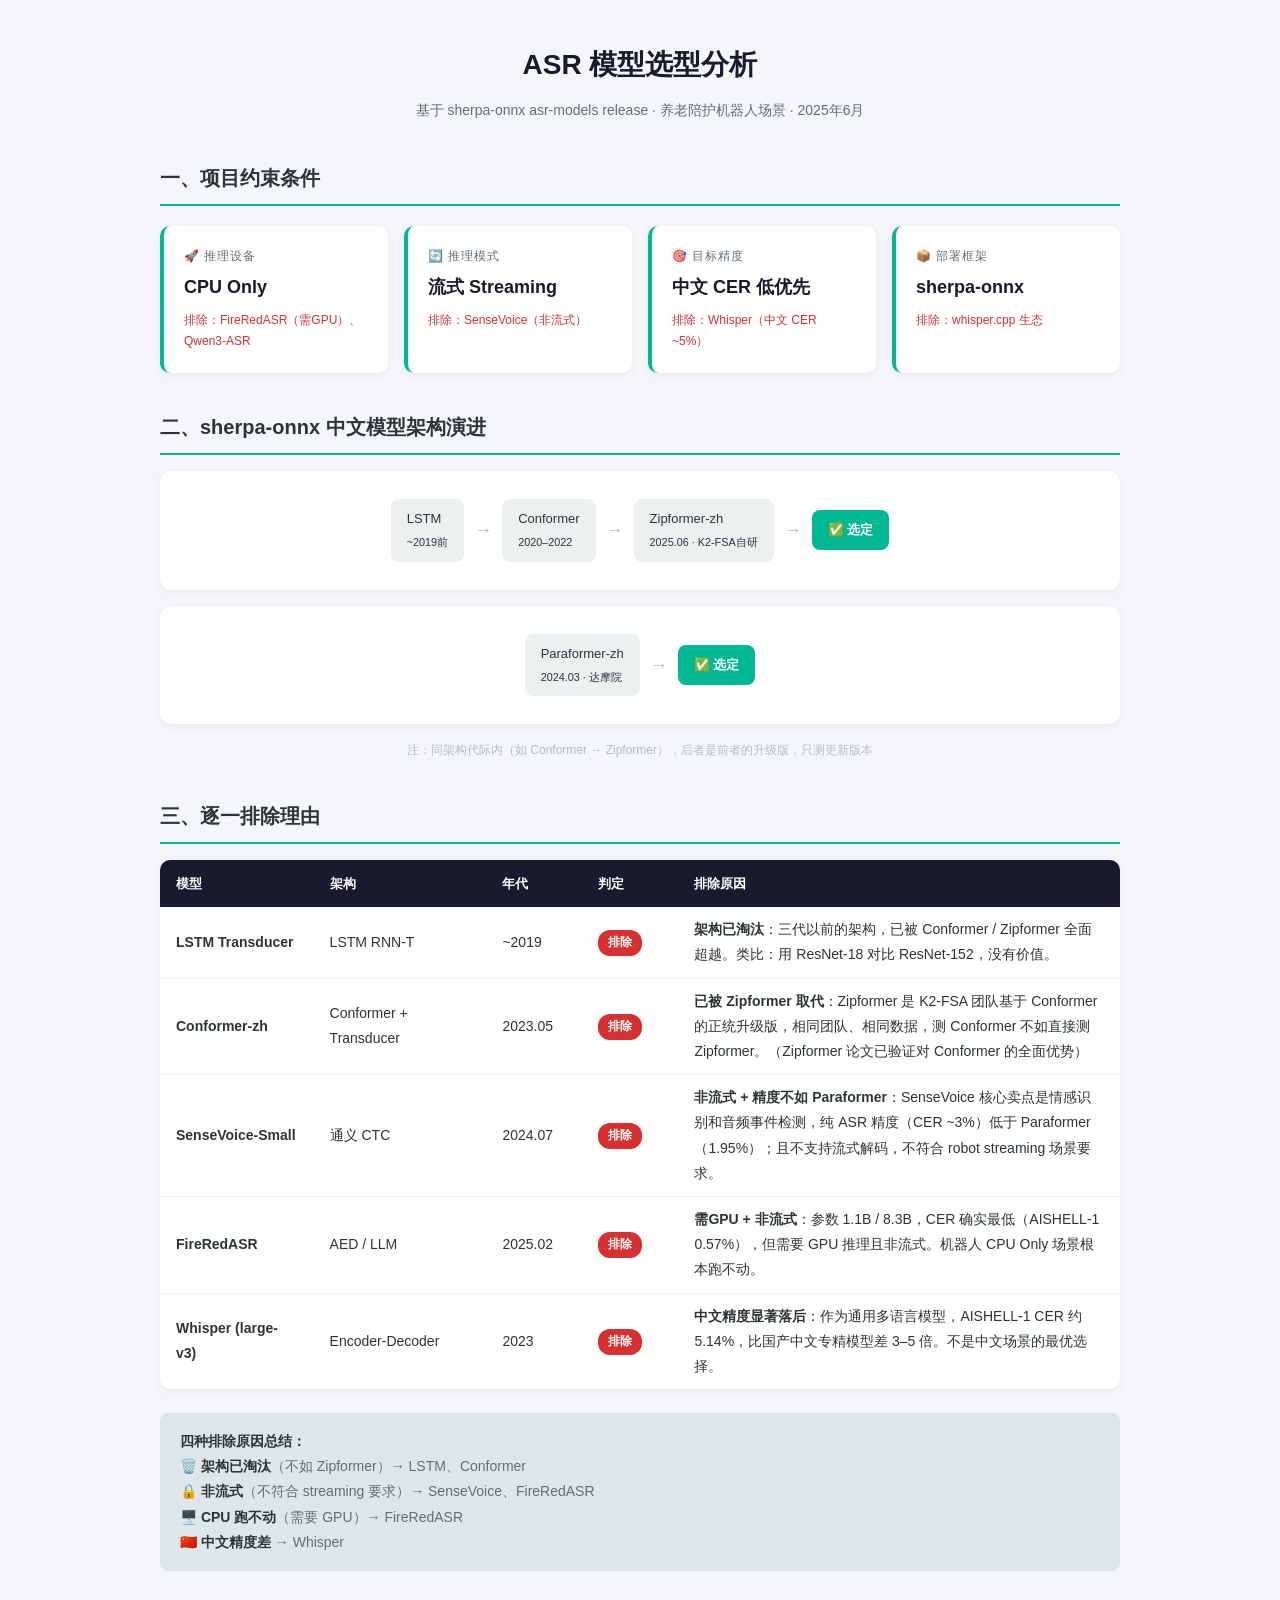
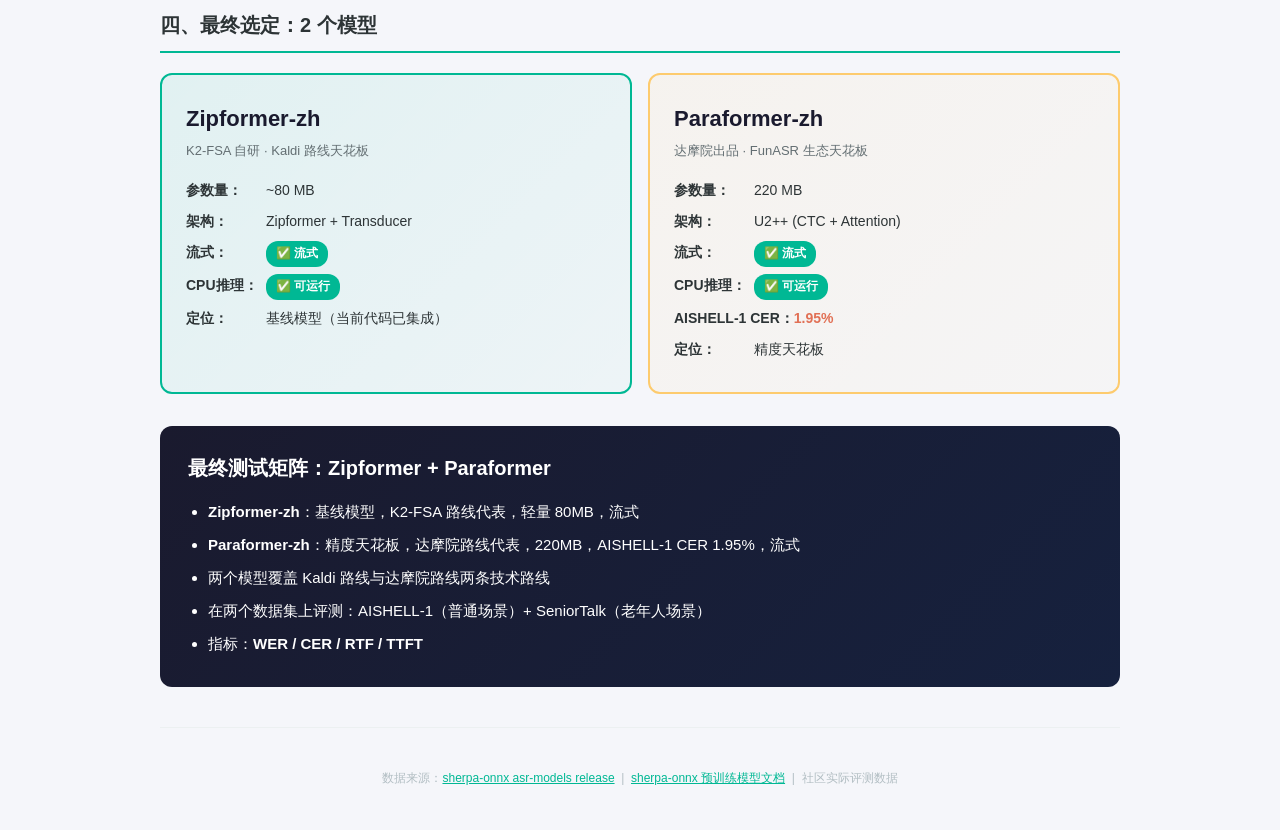
<file: module-evaluation/ASR/ASR模型选型分析.html>
<!DOCTYPE html>
<html lang="zh-CN">
<head>
<meta charset="UTF-8">
<meta name="viewport" content="width=device-width, initial-scale=1.0">
<title>ASR模型选型分析 — sherpa-onnx中文模型对比</title>
<style>
  * { margin:0; padding:0; box-sizing:border-box; }
  body {
    font-family: "Microsoft YaHei", "PingFang SC", sans-serif;
    background: #f5f6fa;
    color: #2d3436;
    line-height: 1.8;
    padding: 40px 0;
  }
  .container { max-width: 1000px; margin:0 auto; padding:0 20px; }
  h1 {
    text-align: center;
    font-size: 28px;
    color: #1a1a2e;
    margin-bottom: 8px;
  }
  .subtitle {
    text-align: center;
    color: #636e72;
    font-size: 14px;
    margin-bottom: 36px;
  }
  h2 {
    font-size: 20px;
    color: #2d3436;
    margin: 36px 0 16px;
    padding-bottom: 8px;
    border-bottom: 2px solid #00b894;
  }
  h3 {
    font-size: 16px;
    color: #2d3436;
    margin: 24px 0 12px;
  }

  /* 约束卡片 */
  .constraint-cards {
    display: grid;
    grid-template-columns: repeat(auto-fit, minmax(220px, 1fr));
    gap: 16px;
    margin: 20px 0;
  }
  .constraint-card {
    background: #fff;
    border-radius: 10px;
    padding: 20px;
    box-shadow: 0 2px 8px rgba(0,0,0,0.06);
    border-left: 4px solid #00b894;
  }
  .constraint-card .label { font-size: 12px; color: #636e72; text-transform: uppercase; letter-spacing: 1px; }
  .constraint-card .value { font-size: 18px; font-weight: 700; color: #1a1a2e; margin-top: 4px; }
  .constraint-card .excluded { font-size: 12px; color: #d63031; margin-top: 6px; }

  /* 表格 */
  table {
    width: 100%;
    border-collapse: collapse;
    background: #fff;
    border-radius: 10px;
    overflow: hidden;
    box-shadow: 0 2px 8px rgba(0,0,0,0.06);
    margin: 16px 0 24px;
  }
  th {
    background: #1a1a2e;
    color: #fff;
    padding: 12px 16px;
    text-align: left;
    font-weight: 600;
    font-size: 13px;
  }
  td {
    padding: 10px 16px;
    border-bottom: 1px solid #ecf0f1;
    font-size: 14px;
  }
  tr:last-child td { border-bottom: none; }

  /* 标签 */
  .tag-pass { display:inline-block; background:#00b894; color:#fff; padding:2px 10px; border-radius:12px; font-size:12px; font-weight:600; }
  .tag-fail { display:inline-block; background:#d63031; color:#fff; padding:2px 10px; border-radius:12px; font-size:12px; font-weight:600; }
  .tag-warn { display:inline-block; background:#fdcb6e; color:#2d3436; padding:2px 10px; border-radius:12px; font-size:12px; font-weight:600; }

  /* 选中的卡片 */
  .selected-models {
    display: grid;
    grid-template-columns: 1fr 1fr;
    gap: 16px;
    margin: 20px 0 32px;
  }
  .model-card {
    background: linear-gradient(135deg, #00b89415, #00b89408);
    border: 2px solid #00b894;
    border-radius: 12px;
    padding: 24px;
  }
  .model-card.gold { border-color: #fdcb6e; background: linear-gradient(135deg, #fdcb6e15, #fdcb6e08); }
  .model-card .model-name { font-size: 22px; font-weight: 800; color: #1a1a2e; }
  .model-card .model-tagline { font-size: 13px; color: #636e72; margin-bottom: 16px; }
  .model-card .stat { margin: 6px 0; font-size: 14px; }
  .model-card .stat strong { min-width: 80px; display: inline-block; }

  /* 演进图 */
  .evolution-flow {
    background: #fff;
    border-radius: 12px;
    padding: 28px;
    box-shadow: 0 2px 8px rgba(0,0,0,0.06);
    display: flex;
    align-items: center;
    justify-content: center;
    flex-wrap: wrap;
    gap: 10px;
    margin: 16px 0;
    font-size: 13px;
  }
  .evolution-flow .gen {
    padding: 8px 16px;
    border-radius: 8px;
    background: #ecf0f1;
    white-space: nowrap;
  }
  .evolution-flow .gen.final {
    background: #00b894;
    color: #fff;
    font-weight: 700;
  }
  .evolution-flow .arrow { color: #b2bec3; font-size: 18px; }

  .note {
    background: #dfe6e9;
    border-radius: 8px;
    padding: 16px 20px;
    margin: 20px 0;
    font-size: 14px;
    color: #636e72;
  }
  .note strong { color: #2d3436; }

  .footnote { font-size:12px; color:#b2bec3; margin-top:8px; }

  hr { border: none; border-top: 1px solid #ecf0f1; margin: 40px 0; }

  .summary-box {
    background: linear-gradient(135deg, #1a1a2e, #16213e);
    color: #fff;
    border-radius: 12px;
    padding: 24px 28px;
    margin: 16px 0 8px;
    font-size: 15px;
  }
  .summary-box .big { font-size: 20px; font-weight: 800; }
  .summary-box ul { margin: 12px 0 0 20px; }
  .summary-box li { margin: 6px 0; }
</style>
</head>
<body>
<div class="container">

<h1>ASR 模型选型分析</h1>
<p class="subtitle">基于 sherpa-onnx asr-models release · 养老陪护机器人场景 · 2025年6月</p>

<!-- ===== 项目约束 ===== -->
<h2>一、项目约束条件</h2>
<div class="constraint-cards">
  <div class="constraint-card">
    <div class="label">🚀 推理设备</div>
    <div class="value">CPU Only</div>
    <div class="excluded">排除：FireRedASR（需GPU）、Qwen3-ASR</div>
  </div>
  <div class="constraint-card">
    <div class="label">🔄 推理模式</div>
    <div class="value">流式 Streaming</div>
    <div class="excluded">排除：SenseVoice（非流式）</div>
  </div>
  <div class="constraint-card">
    <div class="label">🎯 目标精度</div>
    <div class="value">中文 CER 低优先</div>
    <div class="excluded">排除：Whisper（中文 CER ~5%）</div>
  </div>
  <div class="constraint-card">
    <div class="label">📦 部署框架</div>
    <div class="value">sherpa-onnx</div>
    <div class="excluded">排除：whisper.cpp 生态</div>
  </div>
</div>

<!-- ===== 架构演进 ===== -->
<h2>二、sherpa-onnx 中文模型架构演进</h2>
<div class="evolution-flow">
  <span class="gen">LSTM<br><small>~2019前</small></span>
  <span class="arrow">→</span>
  <span class="gen">Conformer<br><small>2020–2022</small></span>
  <span class="arrow">→</span>
  <span class="gen">Zipformer-zh<br><small>2025.06 · K2-FSA自研</small></span>
  <span class="arrow">→</span>
  <span class="gen final">✅ 选定</span>
</div>
<div class="evolution-flow" style="margin-top:8px;">
  <span class="gen">Paraformer-zh<br><small>2024.03 · 达摩院</small></span>
  <span class="arrow">→</span>
  <span class="gen final">✅ 选定</span>
</div>
<div class="footnote" style="text-align:center;">注：同架构代际内（如 Conformer → Zipformer），后者是前者的升级版，只测更新版本</div>

<!-- ===== 逐一排除 ===== -->
<h2>三、逐一排除理由</h2>

<table>
  <thead>
    <tr>
      <th style="width:16%">模型</th>
      <th style="width:18%">架构</th>
      <th style="width:10%">年代</th>
      <th style="width:10%">判定</th>
      <th>排除原因</th>
    </tr>
  </thead>
  <tbody>
    <tr>
      <td><strong>LSTM Transducer</strong></td>
      <td>LSTM RNN-T</td>
      <td>~2019</td>
      <td><span class="tag-fail">排除</span></td>
      <td>
        <strong>架构已淘汰</strong>：三代以前的架构，已被 Conformer / Zipformer 全面超越。类比：用 ResNet-18 对比 ResNet-152，没有价值。
      </td>
    </tr>
    <tr>
      <td><strong>Conformer-zh</strong></td>
      <td>Conformer + Transducer</td>
      <td>2023.05</td>
      <td><span class="tag-fail">排除</span></td>
      <td>
        <strong>已被 Zipformer 取代</strong>：Zipformer 是 K2-FSA 团队基于 Conformer 的正统升级版，相同团队、相同数据，测 Conformer 不如直接测 Zipformer。（Zipformer 论文已验证对 Conformer 的全面优势）
      </td>
    </tr>
    <tr>
      <td><strong>SenseVoice-Small</strong></td>
      <td>通义 CTC</td>
      <td>2024.07</td>
      <td><span class="tag-fail">排除</span></td>
      <td>
        <strong>非流式 + 精度不如 Paraformer</strong>：SenseVoice 核心卖点是情感识别和音频事件检测，纯 ASR 精度（CER ~3%）低于 Paraformer（1.95%）；且不支持流式解码，不符合 robot streaming 场景要求。
      </td>
    </tr>
    <tr>
      <td><strong>FireRedASR</strong></td>
      <td>AED / LLM</td>
      <td>2025.02</td>
      <td><span class="tag-fail">排除</span></td>
      <td>
        <strong>需GPU + 非流式</strong>：参数 1.1B / 8.3B，CER 确实最低（AISHELL-1 0.57%），但需要 GPU 推理且非流式。机器人 CPU Only 场景根本跑不动。
      </td>
    </tr>
    <tr>
      <td><strong>Whisper (large-v3)</strong></td>
      <td>Encoder-Decoder</td>
      <td>2023</td>
      <td><span class="tag-fail">排除</span></td>
      <td>
        <strong>中文精度显著落后</strong>：作为通用多语言模型，AISHELL-1 CER 约 5.14%，比国产中文专精模型差 3–5 倍。不是中文场景的最优选择。
      </td>
    </tr>
  </tbody>
</table>

<div class="note">
  <strong>四种排除原因总结：</strong><br>
  🗑️ <strong>架构已淘汰</strong>（不如 Zipformer）→ LSTM、Conformer<br>
  🔒 <strong>非流式</strong>（不符合 streaming 要求）→ SenseVoice、FireRedASR<br>
  🖥️ <strong>CPU 跑不动</strong>（需要 GPU）→ FireRedASR<br>
  🇨🇳 <strong>中文精度差</strong> → Whisper
</div>

<!-- ===== 最终选定 ===== -->
<h2>四、最终选定：2 个模型</h2>
<div class="selected-models">
  <div class="model-card">
    <div class="model-name">Zipformer-zh</div>
    <div class="model-tagline">K2-FSA 自研 · Kaldi 路线天花板</div>
    <div class="stat"><strong>参数量：</strong>~80 MB</div>
    <div class="stat"><strong>架构：</strong>Zipformer + Transducer</div>
    <div class="stat"><strong>流式：</strong><span class="tag-pass">✅ 流式</span></div>
    <div class="stat"><strong>CPU推理：</strong><span class="tag-pass">✅ 可运行</span></div>
    <div class="stat"><strong>定位：</strong>基线模型（当前代码已集成）</div>
  </div>
  <div class="model-card gold">
    <div class="model-name">Paraformer-zh</div>
    <div class="model-tagline">达摩院出品 · FunASR 生态天花板</div>
    <div class="stat"><strong>参数量：</strong>220 MB</div>
    <div class="stat"><strong>架构：</strong>U2++ (CTC + Attention)</div>
    <div class="stat"><strong>流式：</strong><span class="tag-pass">✅ 流式</span></div>
    <div class="stat"><strong>CPU推理：</strong><span class="tag-pass">✅ 可运行</span></div>
    <div class="stat"><strong>AISHELL-1 CER：</strong><strong style="color:#e17055;">1.95%</strong></div>
    <div class="stat"><strong>定位：</strong>精度天花板</div>
  </div>
</div>

<!-- ===== 结论 ===== -->
<div class="summary-box">
  <span class="big">最终测试矩阵：Zipformer + Paraformer</span>
  <ul>
    <li><strong>Zipformer-zh</strong>：基线模型，K2-FSA 路线代表，轻量 80MB，流式</li>
    <li><strong>Paraformer-zh</strong>：精度天花板，达摩院路线代表，220MB，AISHELL-1 CER 1.95%，流式</li>
    <li>两个模型覆盖 Kaldi 路线与达摩院路线两条技术路线</li>
    <li>在两个数据集上评测：AISHELL-1（普通场景）+ SeniorTalk（老年人场景）</li>
    <li>指标：<strong>WER / CER / RTF / TTFT</strong></li>
  </ul>
</div>

<hr>
<p style="text-align:center;color:#b2bec3;font-size:12px;">
  数据来源：<a href="https://github.com/k2-fsa/sherpa-onnx/releases/tag/asr-models" style="color:#00b894;">sherpa-onnx asr-models release</a>
  &nbsp;|&nbsp;
  <a href="https://k2-fsa.github.io/sherpa/onnx/pretrained_models/index.html" style="color:#00b894;">sherpa-onnx 预训练模型文档</a>
  &nbsp;|&nbsp;
  社区实际评测数据
</p>

</div>
</body>
</html>
</file>
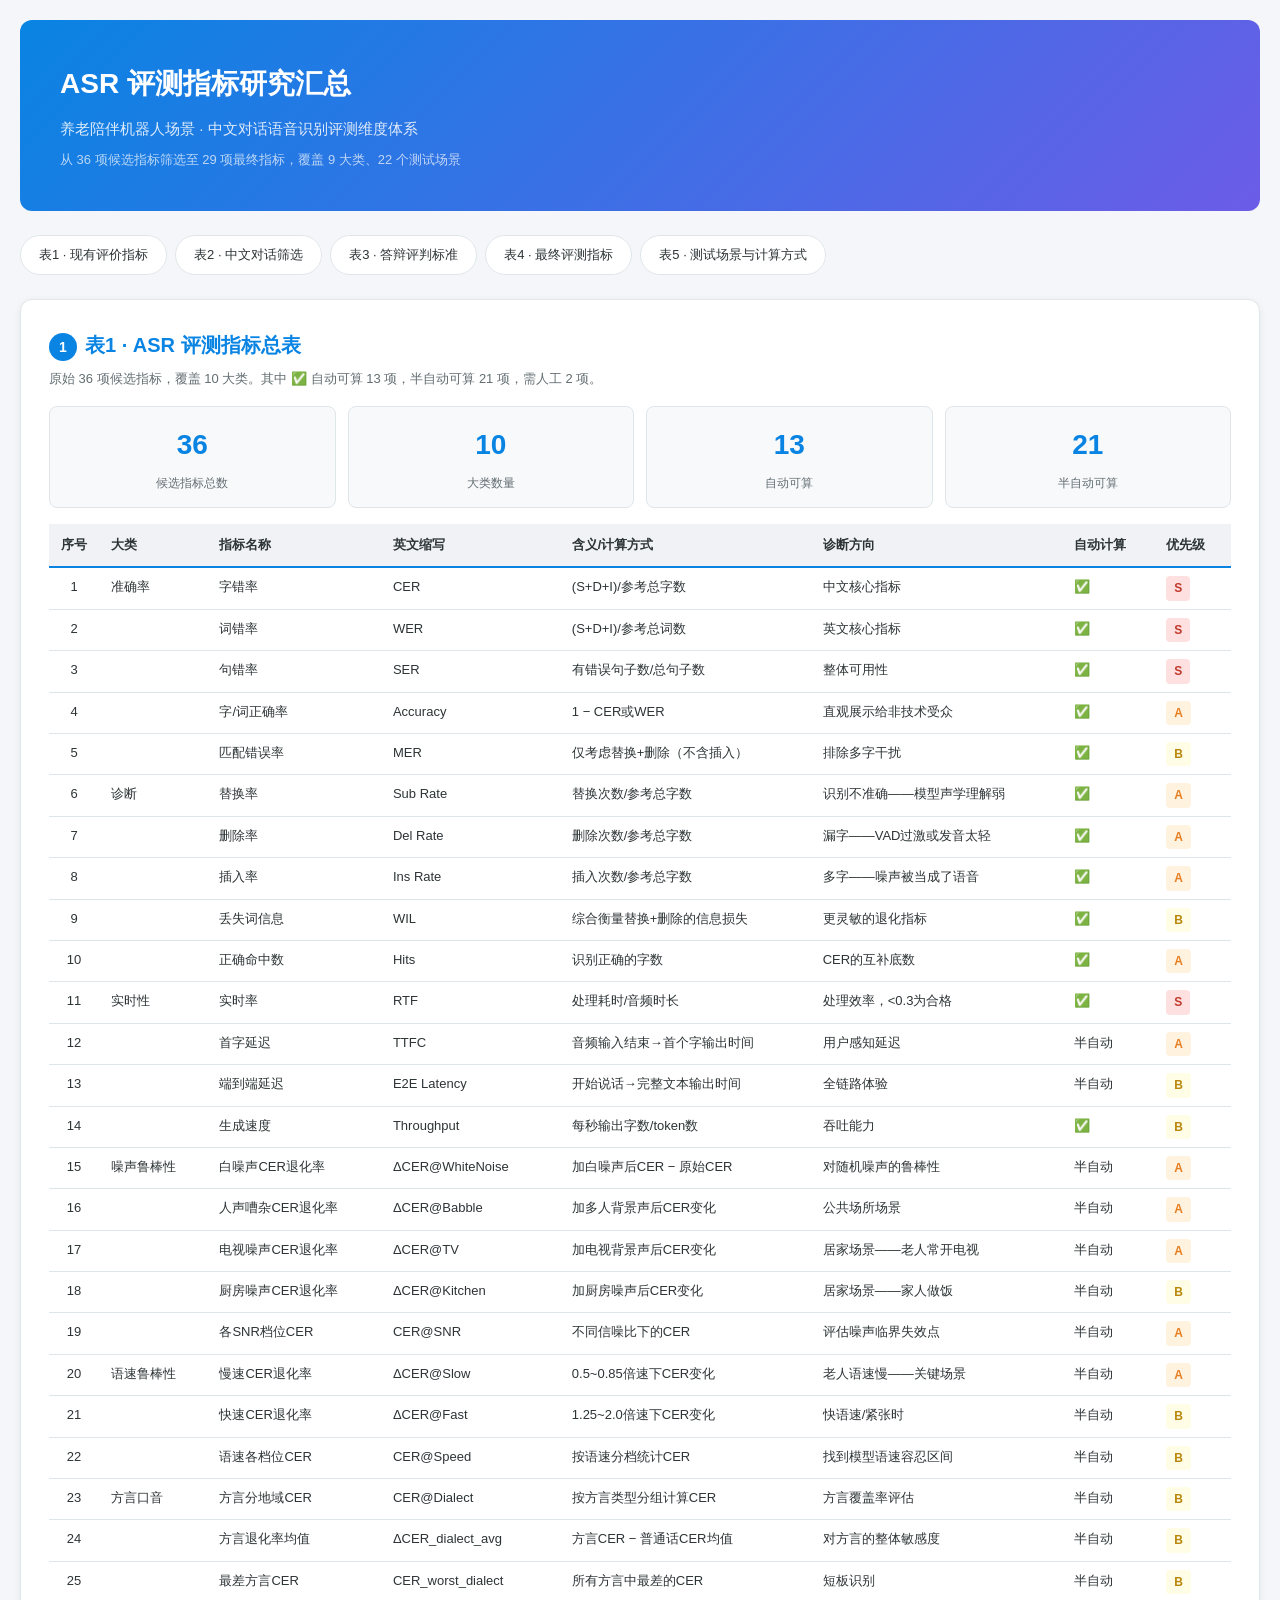
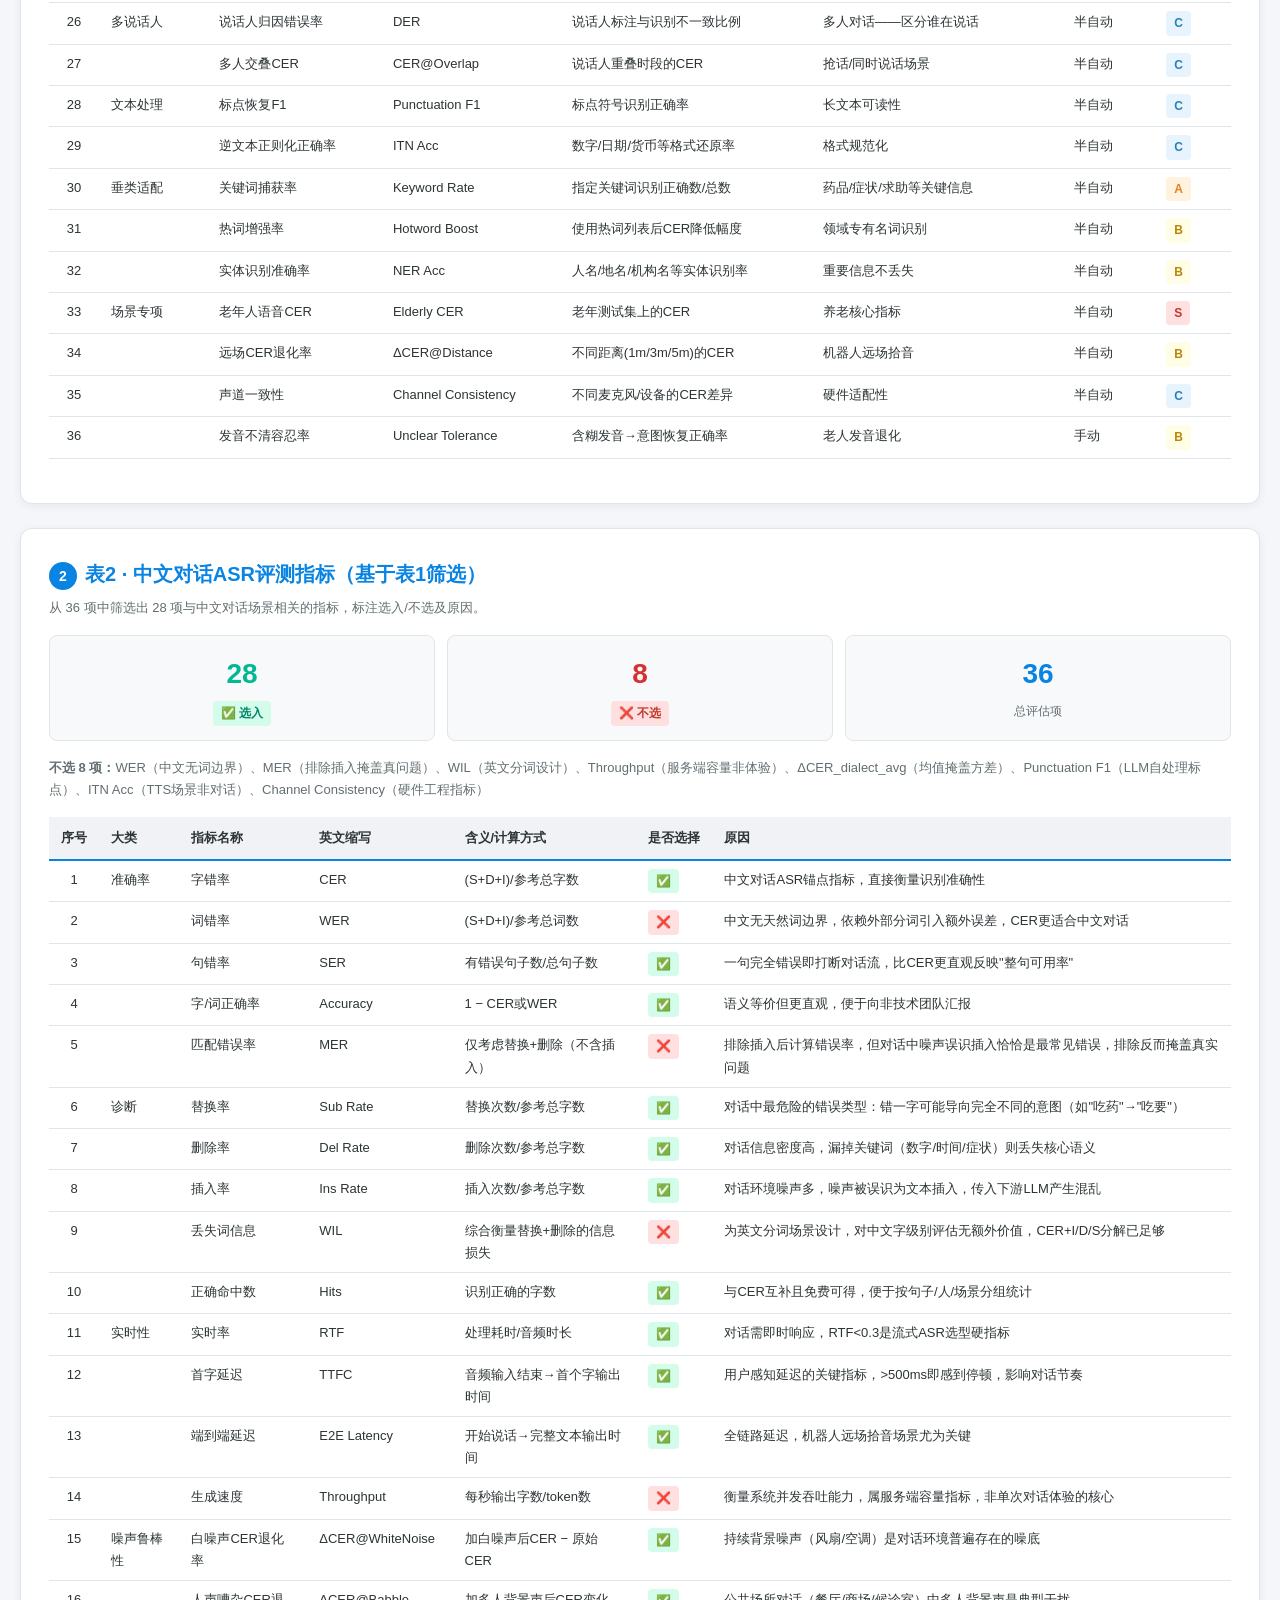
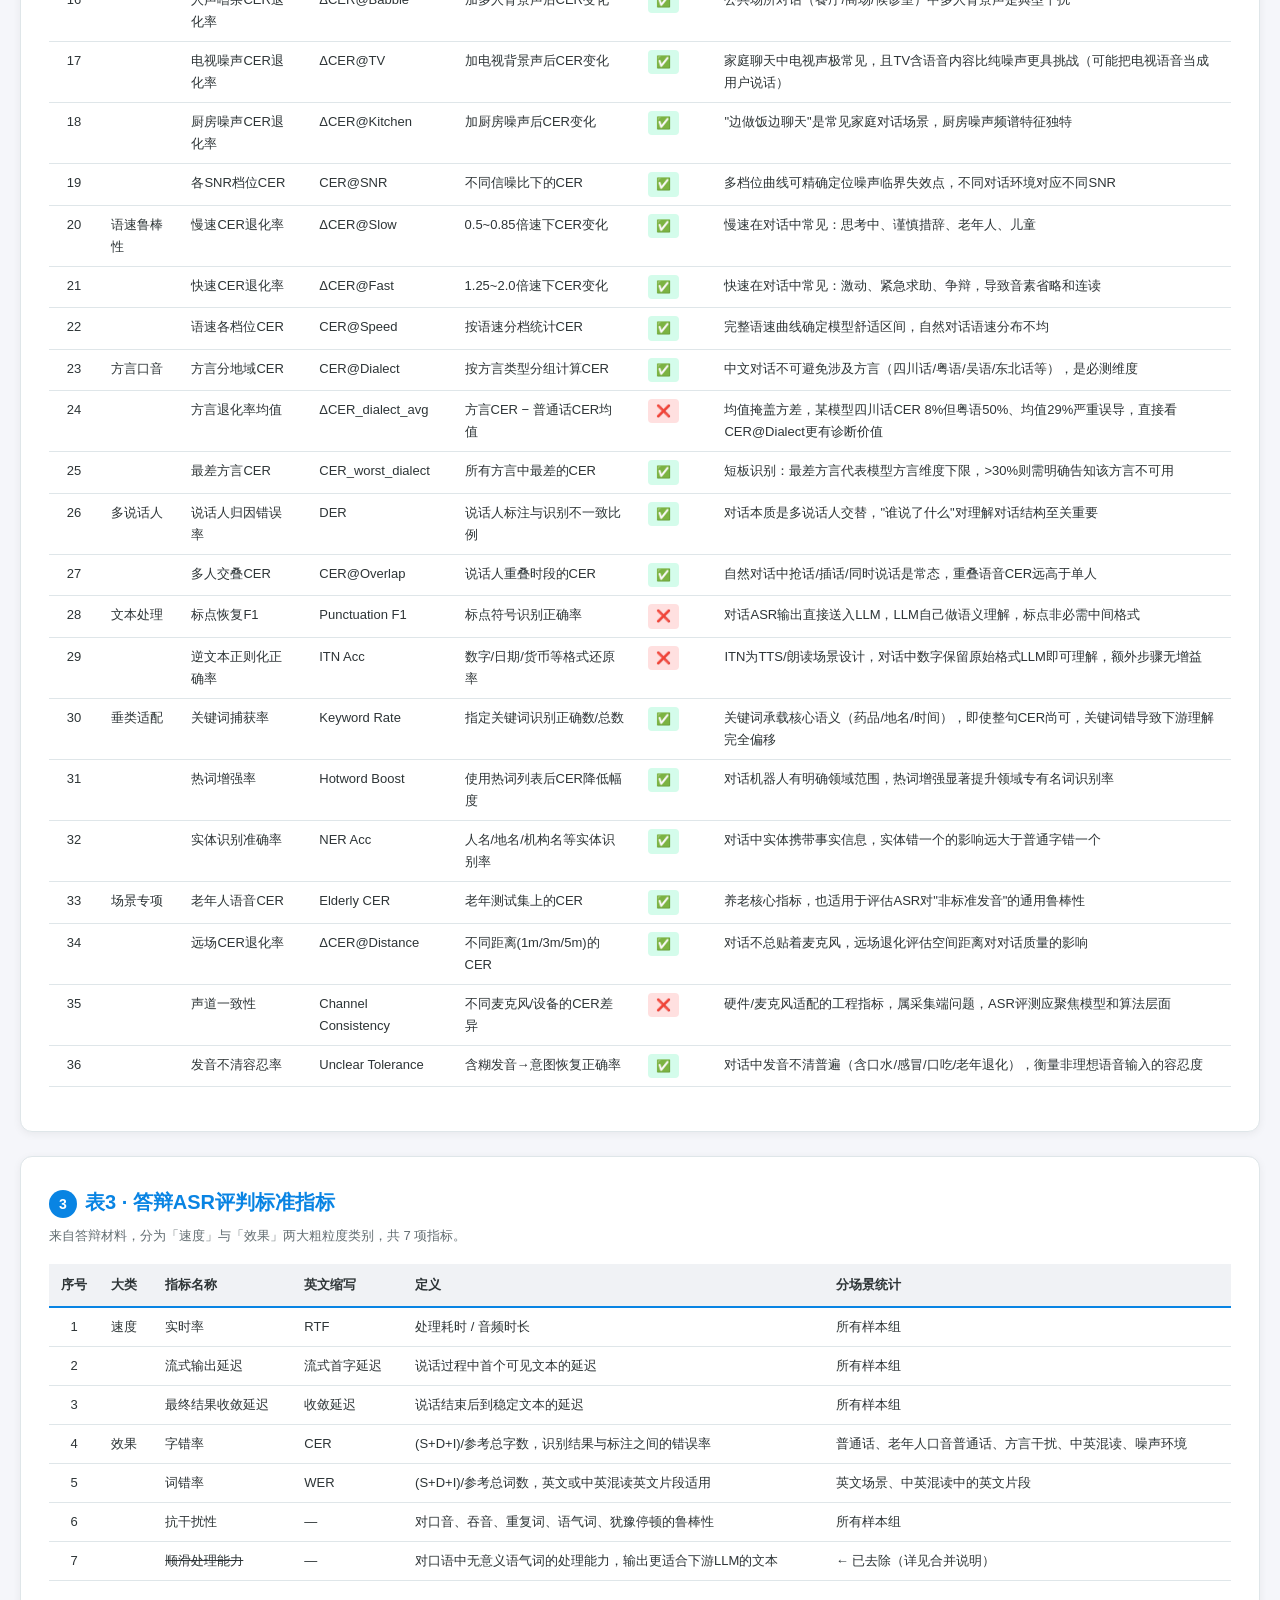
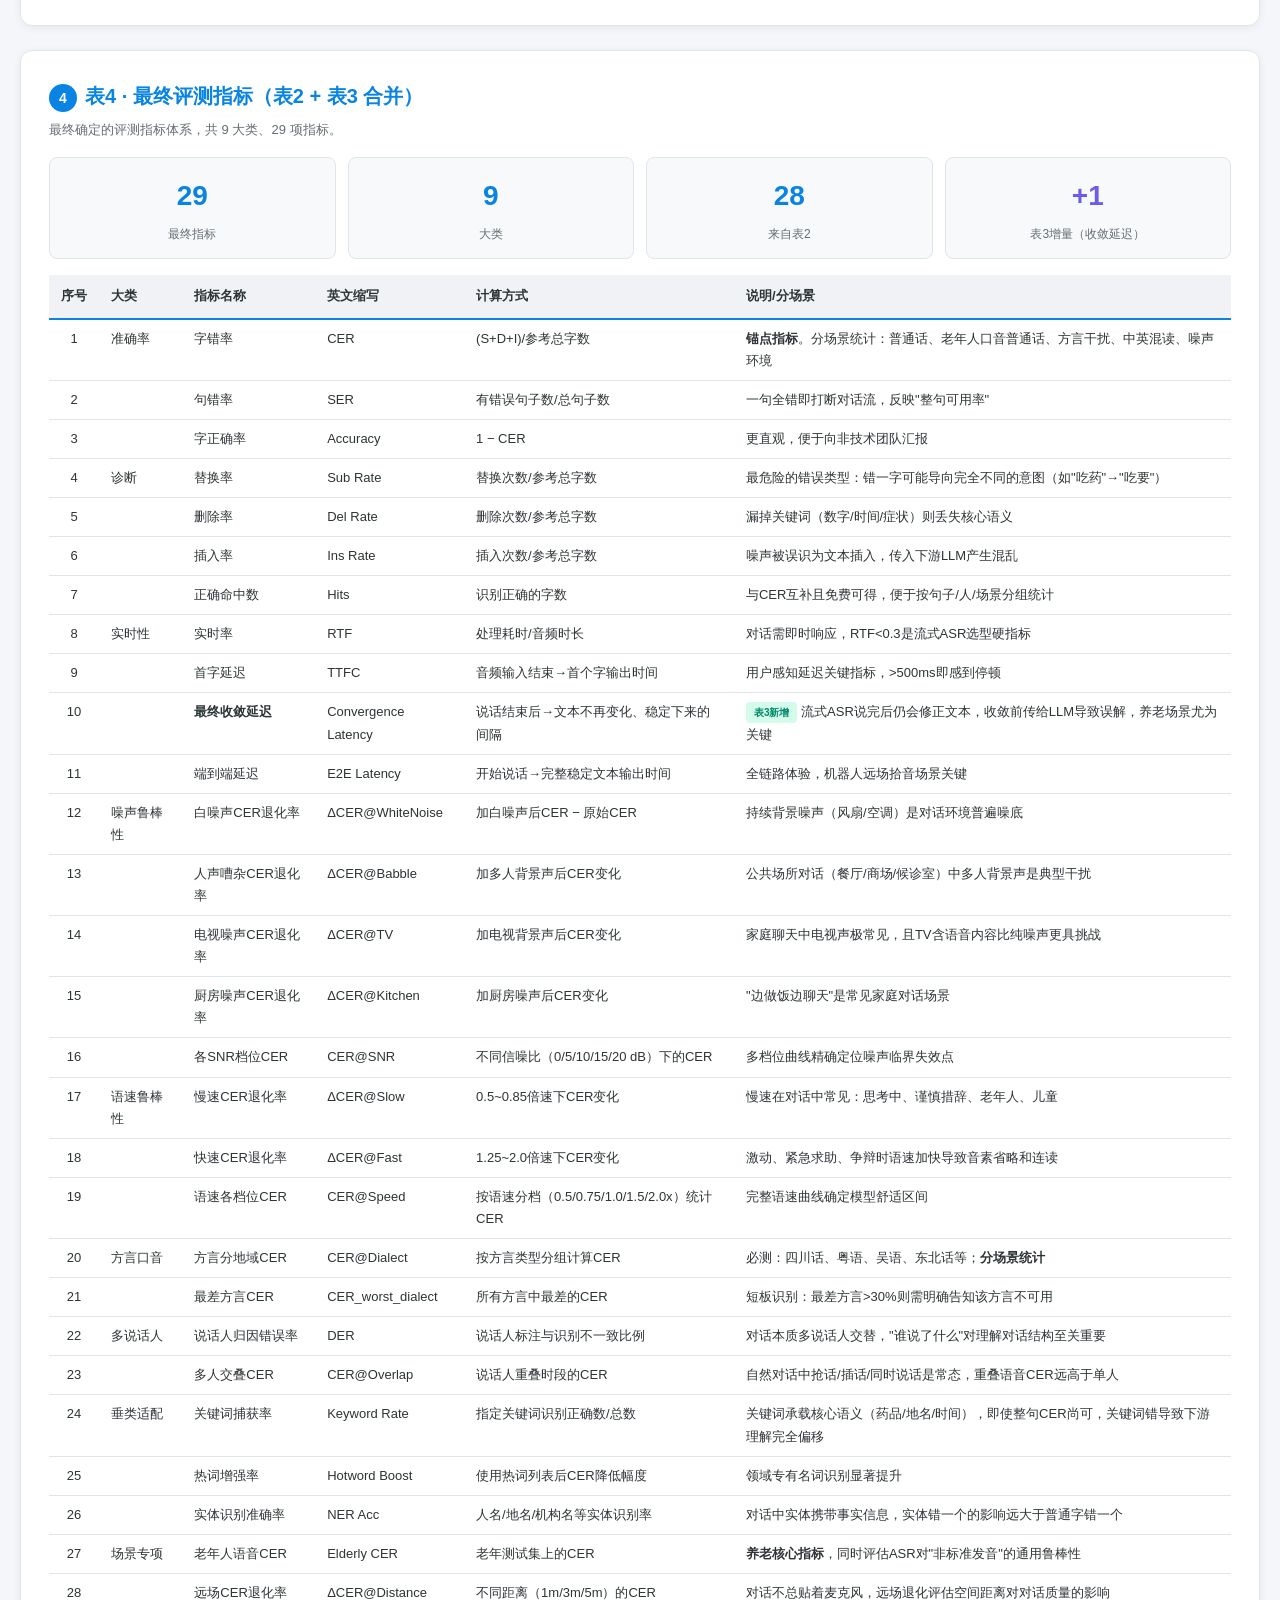
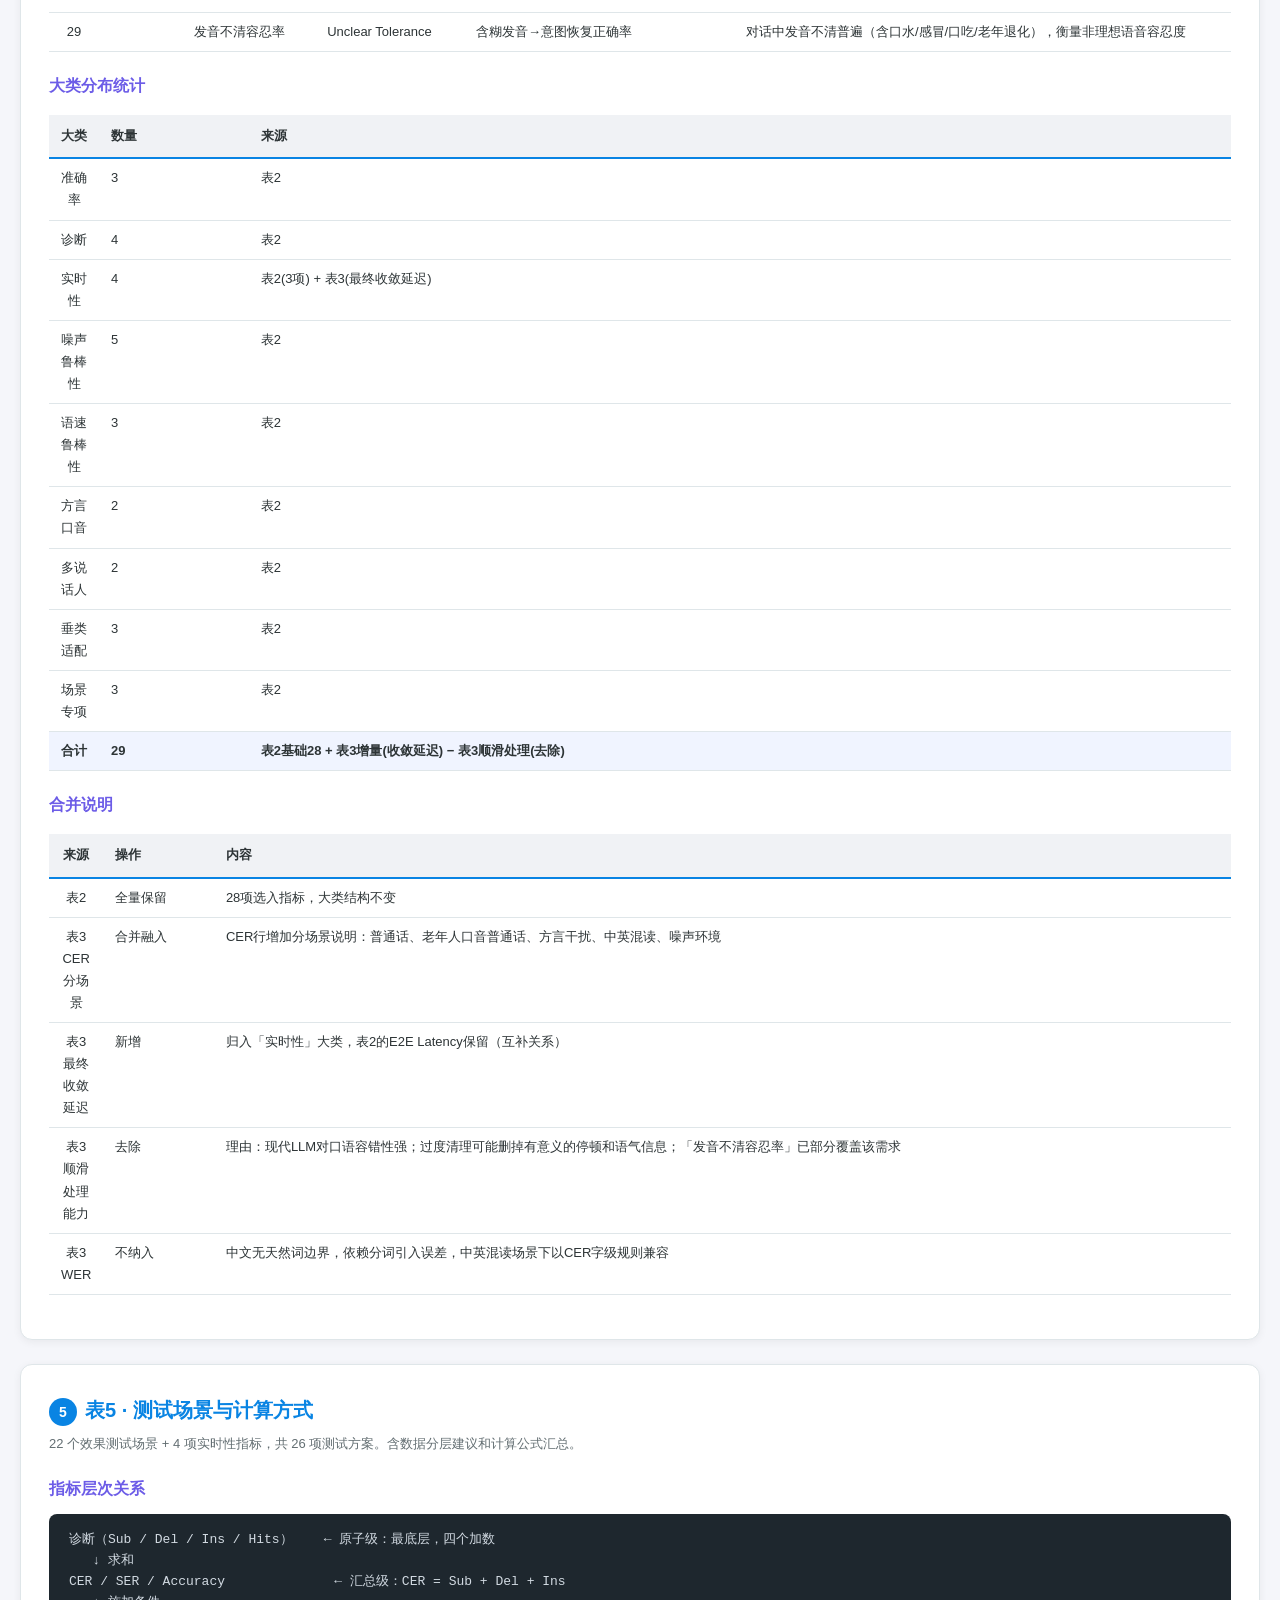
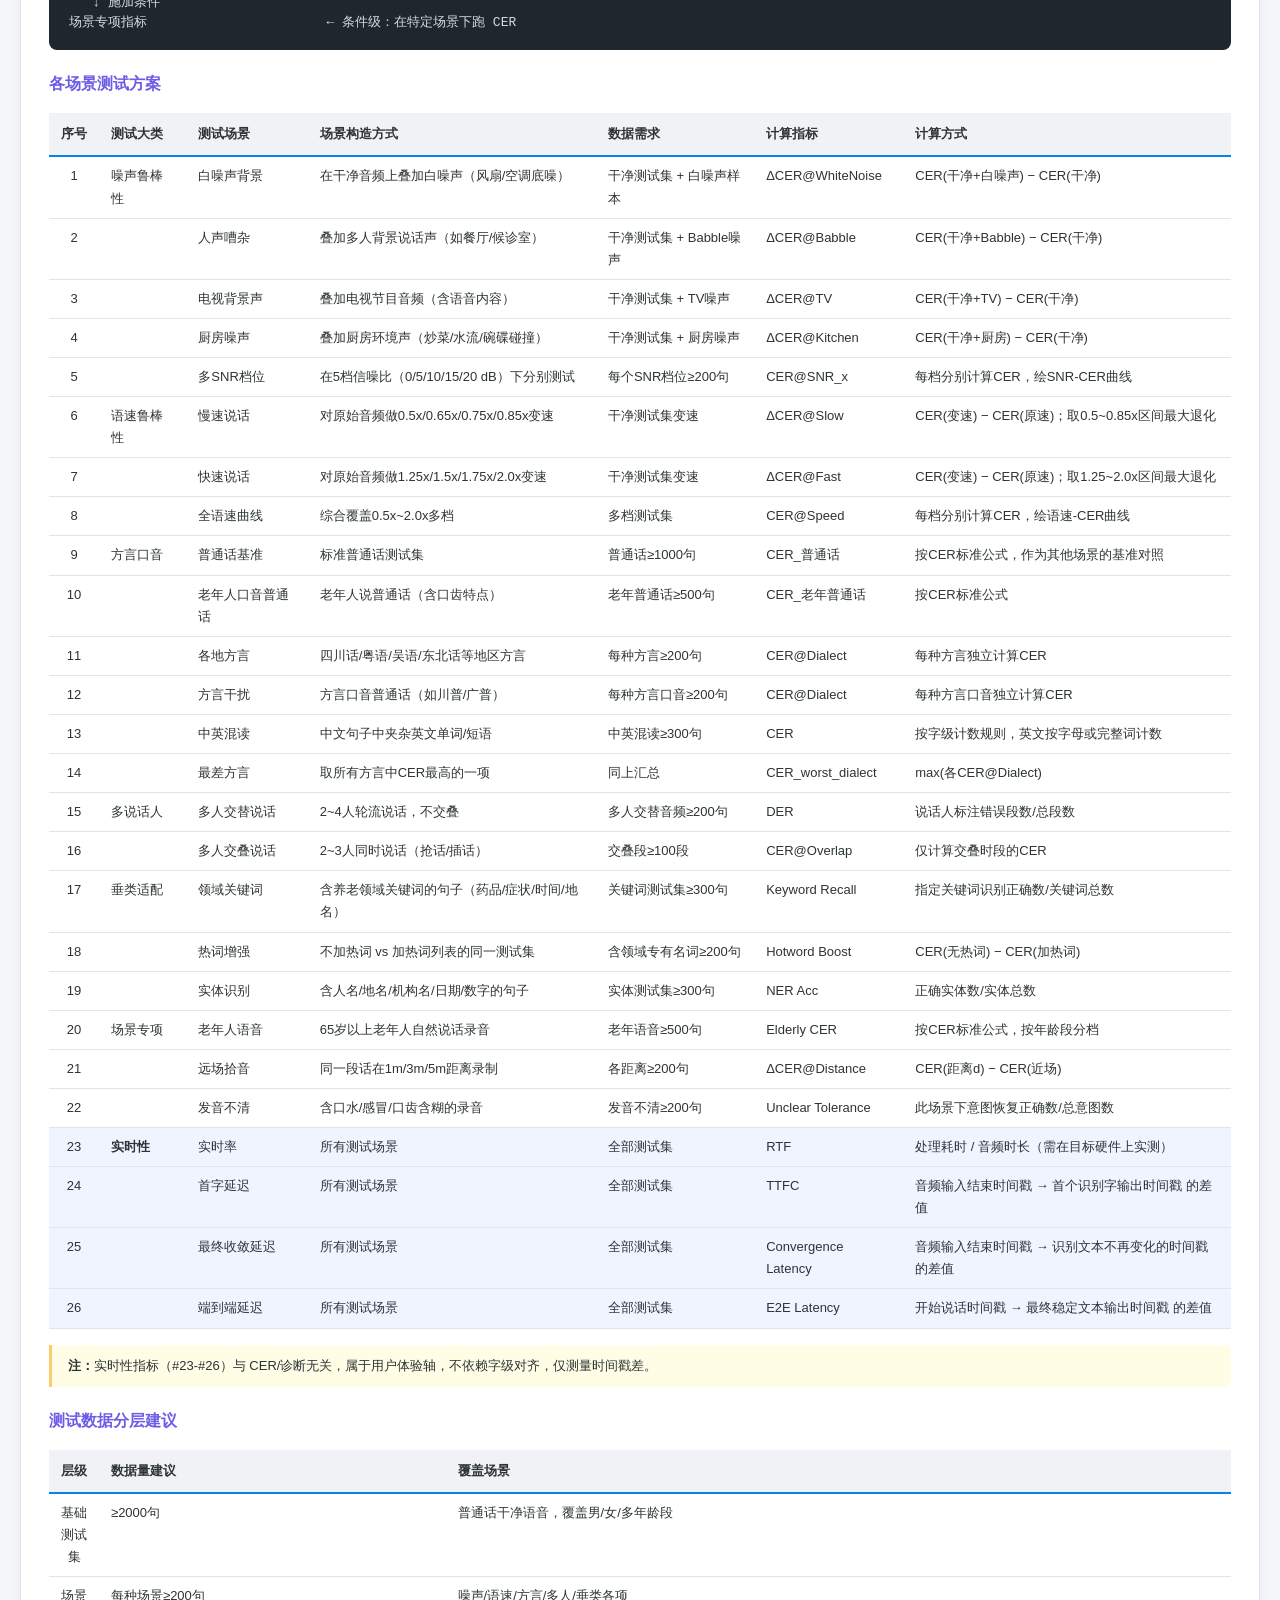
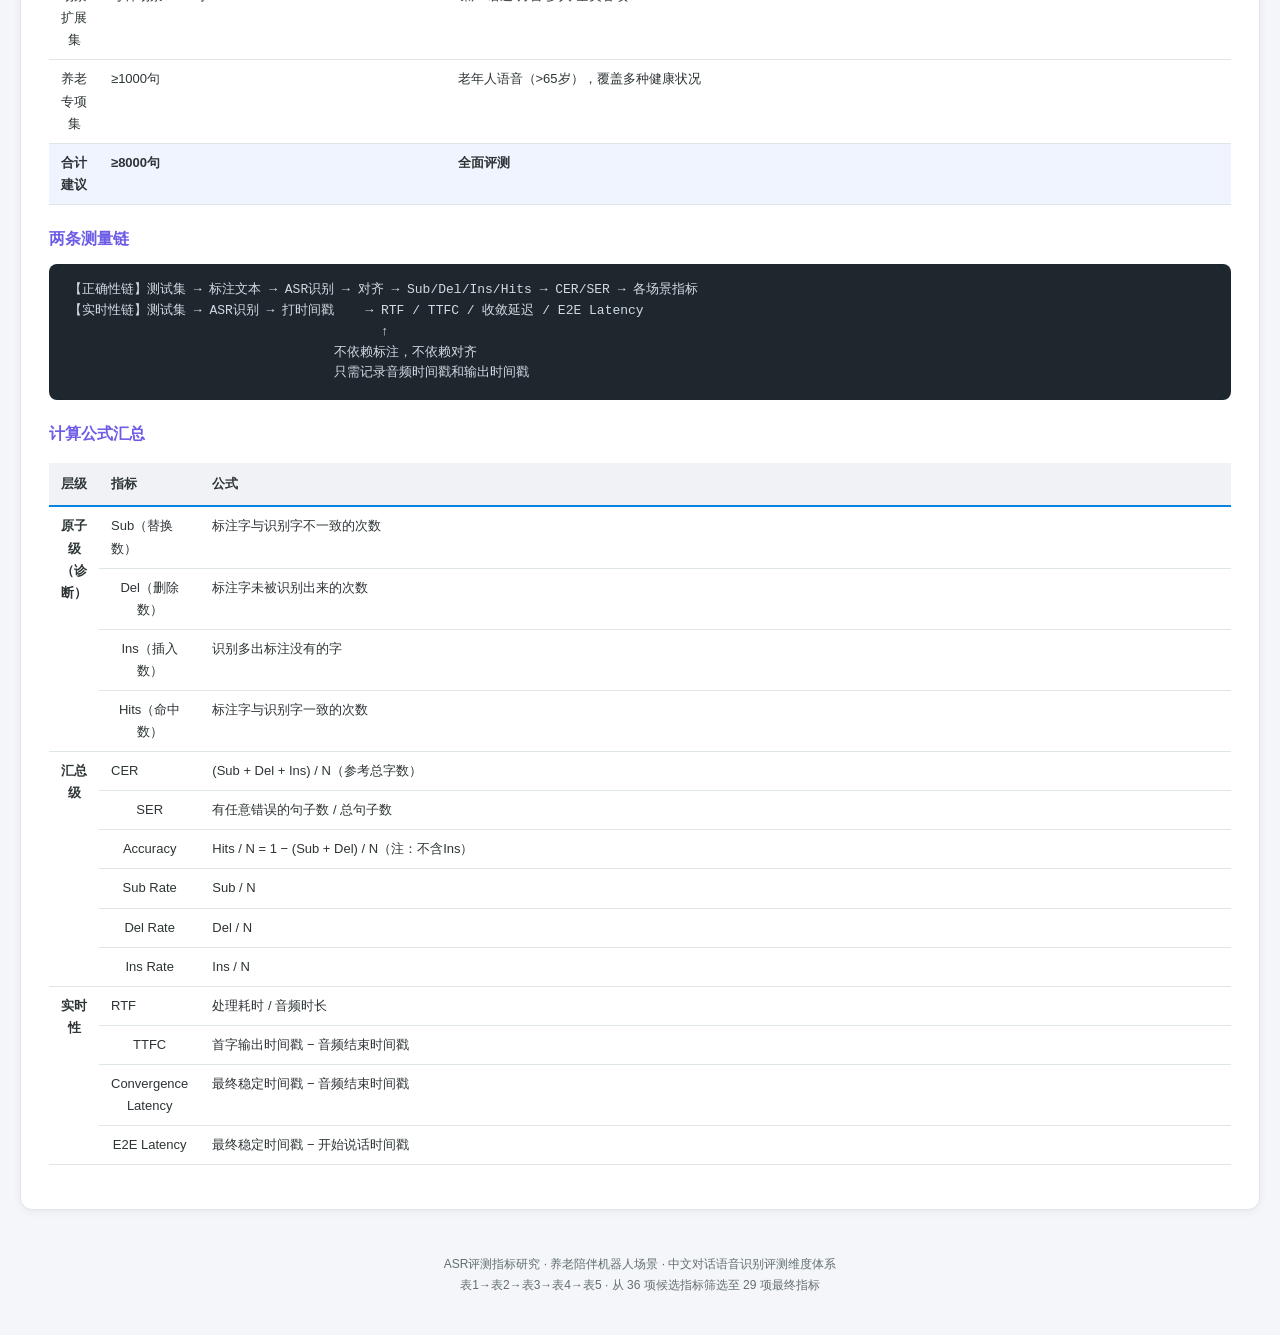
<file: module-evaluation/ASR/ASR评测指标汇总.html>
<!DOCTYPE html>
<html lang="zh-CN">
<head>
<meta charset="UTF-8">
<meta name="viewport" content="width=device-width, initial-scale=1.0">
<title>ASR评测指标研究汇总</title>
<style>
  :root {
    --bg: #f5f6fa;
    --card-bg: #ffffff;
    --text: #2d3436;
    --muted: #636e72;
    --accent: #0984e3;
    --accent2: #6c5ce7;
    --ok: #00b894;
    --bad: #d63031;
    --warn: #fdcb6e;
    --border: #dfe6e9;
    --tag-bg: #dfe6e9;
    --s-grade: #d63031;
    --a-grade: #e17055;
    --b-grade: #fdcb6e;
    --c-grade: #74b9ff;
  }
  * { margin:0; padding:0; box-sizing:border-box; }
  body {
    font-family: -apple-system, "Microsoft YaHei", "PingFang SC", sans-serif;
    background: var(--bg);
    color: var(--text);
    line-height: 1.7;
    padding: 20px;
  }
  .container { max-width: 1400px; margin: 0 auto; }

  /* Header */
  .header {
    background: linear-gradient(135deg, var(--accent), var(--accent2));
    color: #fff;
    padding: 40px;
    border-radius: 12px;
    margin-bottom: 24px;
  }
  .header h1 { font-size: 28px; margin-bottom: 8px; }
  .header p { opacity: .85; font-size: 15px; }

  /* Nav */
  .nav {
    display: flex; gap: 8px; flex-wrap: wrap;
    margin-bottom: 24px; position: sticky; top: 12px; z-index: 10;
  }
  .nav a {
    background: var(--card-bg);
    color: var(--text);
    padding: 8px 18px;
    border-radius: 20px;
    text-decoration: none;
    font-size: 13px;
    border: 1px solid var(--border);
    transition: all .2s;
  }
  .nav a:hover, .nav a:focus {
    background: var(--accent);
    color: #fff;
    border-color: var(--accent);
  }

  /* Card */
  .card {
    background: var(--card-bg);
    border-radius: 12px;
    padding: 28px;
    margin-bottom: 24px;
    box-shadow: 0 2px 8px rgba(0,0,0,.06);
    border: 1px solid var(--border);
  }
  .card h2 {
    font-size: 20px;
    margin-bottom: 6px;
    color: var(--accent);
  }
  .card h3 {
    font-size: 16px;
    margin: 20px 0 10px;
    color: var(--accent2);
  }
  .card .subtitle {
    color: var(--muted);
    font-size: 13px;
    margin-bottom: 16px;
  }

  /* Table */
  .table-wrap { overflow-x: auto; margin: 16px 0; }
  table {
    width: 100%;
    border-collapse: collapse;
    font-size: 13px;
    min-width: 800px;
  }
  th {
    background: #f0f2f5;
    color: var(--text);
    font-weight: 600;
    padding: 10px 12px;
    text-align: left;
    border-bottom: 2px solid var(--accent);
    white-space: nowrap;
  }
  td {
    padding: 8px 12px;
    border-bottom: 1px solid var(--border);
    vertical-align: top;
  }
  tr:hover td { background: #f8f9fb; }
  td:first-child, th:first-child { text-align: center; width: 50px; }

  /* Badges & tags */
  .tag-ok {
    display: inline-block;
    background: #d4fceb;
    color: #008767;
    padding: 2px 8px;
    border-radius: 4px;
    font-weight: 600;
    font-size: 12px;
  }
  .tag-no {
    display: inline-block;
    background: #ffe0e0;
    color: #c0392b;
    padding: 2px 8px;
    border-radius: 4px;
    font-weight: 600;
    font-size: 12px;
  }
  .tag-s {
    display: inline-block;
    background: #ffe0e0;
    color: #c0392b;
    padding: 2px 8px;
    border-radius: 4px;
    font-weight: 700;
    font-size: 12px;
  }
  .tag-a {
    display: inline-block;
    background: #fff3e0;
    color: #e67e22;
    padding: 2px 8px;
    border-radius: 4px;
    font-weight: 700;
    font-size: 12px;
  }
  .tag-b {
    display: inline-block;
    background: #fffde6;
    color: #b8860b;
    padding: 2px 8px;
    border-radius: 4px;
    font-weight: 700;
    font-size: 12px;
  }
  .tag-c {
    display: inline-block;
    background: #e8f4fd;
    color: #2980b9;
    padding: 2px 8px;
    border-radius: 4px;
    font-weight: 700;
    font-size: 12px;
  }

  /* Code / diagram */
  pre {
    background: #1e272e;
    color: #d2dae2;
    padding: 16px 20px;
    border-radius: 8px;
    overflow-x: auto;
    font-size: 13px;
    line-height: 1.6;
    margin: 12px 0;
    font-family: "SF Mono", "Fira Code", "Consolas", "Microsoft YaHei", monospace;
  }
  .chain-diagram {
    background: #f0f4ff;
    border-left: 4px solid var(--accent2);
    padding: 16px 20px;
    border-radius: 0 8px 8px 0;
    font-family: "SF Mono", "Courier New", monospace;
    font-size: 13px;
    line-height: 1.8;
    white-space: pre;
    overflow-x: auto;
    margin: 12px 0;
  }

  /* Stats bar */
  .stats-grid {
    display: grid;
    grid-template-columns: repeat(auto-fit, minmax(160px, 1fr));
    gap: 12px;
    margin: 16px 0;
  }
  .stat-card {
    background: #f8f9fb;
    border-radius: 8px;
    padding: 14px 16px;
    text-align: center;
    border: 1px solid var(--border);
  }
  .stat-card .num { font-size: 28px; font-weight: 700; color: var(--accent); }
  .stat-card .label { font-size: 12px; color: var(--muted); margin-top: 4px; }

  .note {
    background: #fffde6;
    border-left: 3px solid var(--warn);
    padding: 10px 16px;
    border-radius: 0 6px 6px 0;
    margin: 12px 0;
    font-size: 13px;
  }

  /* Print */
  @media print {
    body { background:#fff; padding:0; }
    .nav { display:none; }
    .card { box-shadow:none; border:1px solid #ccc; break-inside:avoid; }
  }

  /* Section divider */
  .section-number {
    display: inline-block;
    background: var(--accent);
    color: #fff;
    width: 28px; height: 28px;
    border-radius: 50%;
    text-align: center;
    line-height: 28px;
    font-size: 14px;
    font-weight: 700;
    margin-right: 8px;
  }

  /* Footer */
  .footer {
    text-align: center;
    color: var(--muted);
    font-size: 12px;
    padding: 20px;
  }
</style>
</head>
<body>

<div class="container">

<!-- ====== HEADER ====== -->
<div class="header">
  <h1>ASR 评测指标研究汇总</h1>
  <p>养老陪伴机器人场景 · 中文对话语音识别评测维度体系</p>
  <p style="margin-top:8px;font-size:13px;opacity:.7">从 36 项候选指标筛选至 29 项最终指标，覆盖 9 大类、22 个测试场景</p>
</div>

<!-- ====== NAV ====== -->
<nav class="nav">
  <a href="#t1">表1 · 现有评价指标</a>
  <a href="#t2">表2 · 中文对话筛选</a>
  <a href="#t3">表3 · 答辩评判标准</a>
  <a href="#t4">表4 · 最终评测指标</a>
  <a href="#t5">表5 · 测试场景与计算方式</a>
</nav>

<!-- ============================================================ -->
<!-- 表 1 -->
<!-- ============================================================ -->
<div class="card" id="t1">
  <h2><span class="section-number">1</span>表1 · ASR 评测指标总表</h2>
  <p class="subtitle">原始 36 项候选指标，覆盖 10 大类。其中 ✅ 自动可算 13 项，半自动可算 21 项，需人工 2 项。</p>

  <div class="stats-grid">
     <div class="stat-card"><div class="num">36</div><div class="label">候选指标总数</div></div>
     <div class="stat-card"><div class="num">10</div><div class="label">大类数量</div></div>
     <div class="stat-card"><div class="num">13</div><div class="label">自动可算</div></div>
     <div class="stat-card"><div class="num">21</div><div class="label">半自动可算</div></div>
  </div>

  <div class="table-wrap">
  <table>
    <thead>
      <tr><th>序号</th><th>大类</th><th>指标名称</th><th>英文缩写</th><th>含义/计算方式</th><th>诊断方向</th><th>自动计算</th><th>优先级</th></tr>
    </thead>
    <tbody>
      <tr><td>1</td><td>准确率</td><td>字错率</td><td>CER</td><td>(S+D+I)/参考总字数</td><td>中文核心指标</td><td>✅</td><td><span class="tag-s">S</span></td></tr>
      <tr><td>2</td><td></td><td>词错率</td><td>WER</td><td>(S+D+I)/参考总词数</td><td>英文核心指标</td><td>✅</td><td><span class="tag-s">S</span></td></tr>
      <tr><td>3</td><td></td><td>句错率</td><td>SER</td><td>有错误句子数/总句子数</td><td>整体可用性</td><td>✅</td><td><span class="tag-s">S</span></td></tr>
      <tr><td>4</td><td></td><td>字/词正确率</td><td>Accuracy</td><td>1 − CER或WER</td><td>直观展示给非技术受众</td><td>✅</td><td><span class="tag-a">A</span></td></tr>
      <tr><td>5</td><td></td><td>匹配错误率</td><td>MER</td><td>仅考虑替换+删除（不含插入）</td><td>排除多字干扰</td><td>✅</td><td><span class="tag-b">B</span></td></tr>
      <tr><td>6</td><td>诊断</td><td>替换率</td><td>Sub Rate</td><td>替换次数/参考总字数</td><td>识别不准确——模型声学理解弱</td><td>✅</td><td><span class="tag-a">A</span></td></tr>
      <tr><td>7</td><td></td><td>删除率</td><td>Del Rate</td><td>删除次数/参考总字数</td><td>漏字——VAD过激或发音太轻</td><td>✅</td><td><span class="tag-a">A</span></td></tr>
      <tr><td>8</td><td></td><td>插入率</td><td>Ins Rate</td><td>插入次数/参考总字数</td><td>多字——噪声被当成了语音</td><td>✅</td><td><span class="tag-a">A</span></td></tr>
      <tr><td>9</td><td></td><td>丢失词信息</td><td>WIL</td><td>综合衡量替换+删除的信息损失</td><td>更灵敏的退化指标</td><td>✅</td><td><span class="tag-b">B</span></td></tr>
      <tr><td>10</td><td></td><td>正确命中数</td><td>Hits</td><td>识别正确的字数</td><td>CER的互补底数</td><td>✅</td><td><span class="tag-a">A</span></td></tr>
      <tr><td>11</td><td>实时性</td><td>实时率</td><td>RTF</td><td>处理耗时/音频时长</td><td>处理效率，<0.3为合格</td><td>✅</td><td><span class="tag-s">S</span></td></tr>
      <tr><td>12</td><td></td><td>首字延迟</td><td>TTFC</td><td>音频输入结束→首个字输出时间</td><td>用户感知延迟</td><td>半自动</td><td><span class="tag-a">A</span></td></tr>
      <tr><td>13</td><td></td><td>端到端延迟</td><td>E2E Latency</td><td>开始说话→完整文本输出时间</td><td>全链路体验</td><td>半自动</td><td><span class="tag-b">B</span></td></tr>
      <tr><td>14</td><td></td><td>生成速度</td><td>Throughput</td><td>每秒输出字数/token数</td><td>吞吐能力</td><td>✅</td><td><span class="tag-b">B</span></td></tr>
      <tr><td>15</td><td>噪声鲁棒性</td><td>白噪声CER退化率</td><td>ΔCER@WhiteNoise</td><td>加白噪声后CER − 原始CER</td><td>对随机噪声的鲁棒性</td><td>半自动</td><td><span class="tag-a">A</span></td></tr>
      <tr><td>16</td><td></td><td>人声嘈杂CER退化率</td><td>ΔCER@Babble</td><td>加多人背景声后CER变化</td><td>公共场所场景</td><td>半自动</td><td><span class="tag-a">A</span></td></tr>
      <tr><td>17</td><td></td><td>电视噪声CER退化率</td><td>ΔCER@TV</td><td>加电视背景声后CER变化</td><td>居家场景——老人常开电视</td><td>半自动</td><td><span class="tag-a">A</span></td></tr>
      <tr><td>18</td><td></td><td>厨房噪声CER退化率</td><td>ΔCER@Kitchen</td><td>加厨房噪声后CER变化</td><td>居家场景——家人做饭</td><td>半自动</td><td><span class="tag-b">B</span></td></tr>
      <tr><td>19</td><td></td><td>各SNR档位CER</td><td>CER@SNR</td><td>不同信噪比下的CER</td><td>评估噪声临界失效点</td><td>半自动</td><td><span class="tag-a">A</span></td></tr>
      <tr><td>20</td><td>语速鲁棒性</td><td>慢速CER退化率</td><td>ΔCER@Slow</td><td>0.5~0.85倍速下CER变化</td><td>老人语速慢——关键场景</td><td>半自动</td><td><span class="tag-a">A</span></td></tr>
      <tr><td>21</td><td></td><td>快速CER退化率</td><td>ΔCER@Fast</td><td>1.25~2.0倍速下CER变化</td><td>快语速/紧张时</td><td>半自动</td><td><span class="tag-b">B</span></td></tr>
      <tr><td>22</td><td></td><td>语速各档位CER</td><td>CER@Speed</td><td>按语速分档统计CER</td><td>找到模型语速容忍区间</td><td>半自动</td><td><span class="tag-b">B</span></td></tr>
      <tr><td>23</td><td>方言口音</td><td>方言分地域CER</td><td>CER@Dialect</td><td>按方言类型分组计算CER</td><td>方言覆盖率评估</td><td>半自动</td><td><span class="tag-b">B</span></td></tr>
      <tr><td>24</td><td></td><td>方言退化率均值</td><td>ΔCER_dialect_avg</td><td>方言CER − 普通话CER均值</td><td>对方言的整体敏感度</td><td>半自动</td><td><span class="tag-b">B</span></td></tr>
      <tr><td>25</td><td></td><td>最差方言CER</td><td>CER_worst_dialect</td><td>所有方言中最差的CER</td><td>短板识别</td><td>半自动</td><td><span class="tag-b">B</span></td></tr>
      <tr><td>26</td><td>多说话人</td><td>说话人归因错误率</td><td>DER</td><td>说话人标注与识别不一致比例</td><td>多人对话——区分谁在说话</td><td>半自动</td><td><span class="tag-c">C</span></td></tr>
      <tr><td>27</td><td></td><td>多人交叠CER</td><td>CER@Overlap</td><td>说话人重叠时段的CER</td><td>抢话/同时说话场景</td><td>半自动</td><td><span class="tag-c">C</span></td></tr>
      <tr><td>28</td><td>文本处理</td><td>标点恢复F1</td><td>Punctuation F1</td><td>标点符号识别正确率</td><td>长文本可读性</td><td>半自动</td><td><span class="tag-c">C</span></td></tr>
      <tr><td>29</td><td></td><td>逆文本正则化正确率</td><td>ITN Acc</td><td>数字/日期/货币等格式还原率</td><td>格式规范化</td><td>半自动</td><td><span class="tag-c">C</span></td></tr>
      <tr><td>30</td><td>垂类适配</td><td>关键词捕获率</td><td>Keyword Rate</td><td>指定关键词识别正确数/总数</td><td>药品/症状/求助等关键信息</td><td>半自动</td><td><span class="tag-a">A</span></td></tr>
      <tr><td>31</td><td></td><td>热词增强率</td><td>Hotword Boost</td><td>使用热词列表后CER降低幅度</td><td>领域专有名词识别</td><td>半自动</td><td><span class="tag-b">B</span></td></tr>
      <tr><td>32</td><td></td><td>实体识别准确率</td><td>NER Acc</td><td>人名/地名/机构名等实体识别率</td><td>重要信息不丢失</td><td>半自动</td><td><span class="tag-b">B</span></td></tr>
      <tr><td>33</td><td>场景专项</td><td>老年人语音CER</td><td>Elderly CER</td><td>老年测试集上的CER</td><td>养老核心指标</td><td>半自动</td><td><span class="tag-s">S</span></td></tr>
      <tr><td>34</td><td></td><td>远场CER退化率</td><td>ΔCER@Distance</td><td>不同距离(1m/3m/5m)的CER</td><td>机器人远场拾音</td><td>半自动</td><td><span class="tag-b">B</span></td></tr>
      <tr><td>35</td><td></td><td>声道一致性</td><td>Channel Consistency</td><td>不同麦克风/设备的CER差异</td><td>硬件适配性</td><td>半自动</td><td><span class="tag-c">C</span></td></tr>
      <tr><td>36</td><td></td><td>发音不清容忍率</td><td>Unclear Tolerance</td><td>含糊发音→意图恢复正确率</td><td>老人发音退化</td><td>手动</td><td><span class="tag-b">B</span></td></tr>
    </tbody>
  </table>
  </div>
</div>

<!-- ============================================================ -->
<!-- 表 2 -->
<!-- ============================================================ -->
<div class="card" id="t2">
  <h2><span class="section-number">2</span>表2 · 中文对话ASR评测指标（基于表1筛选）</h2>
  <p class="subtitle">从 36 项中筛选出 28 项与中文对话场景相关的指标，标注选入/不选及原因。</p>

  <div class="stats-grid">
     <div class="stat-card"><div class="num" style="color:var(--ok)">28</div><div class="label"><span class="tag-ok">✅ 选入</span></div></div>
     <div class="stat-card"><div class="num" style="color:var(--bad)">8</div><div class="label"><span class="tag-no">❌ 不选</span></div></div>
     <div class="stat-card"><div class="num">36</div><div class="label">总评估项</div></div>
  </div>
  <p style="font-size:13px;color:var(--muted);margin-bottom:12px">
    <strong>不选 8 项：</strong>WER（中文无词边界）、MER（排除插入掩盖真问题）、WIL（英文分词设计）、Throughput（服务端容量非体验）、ΔCER_dialect_avg（均值掩盖方差）、Punctuation F1（LLM自处理标点）、ITN Acc（TTS场景非对话）、Channel Consistency（硬件工程指标）
  </p>

  <div class="table-wrap">
  <table>
    <thead>
      <tr><th>序号</th><th>大类</th><th>指标名称</th><th>英文缩写</th><th>含义/计算方式</th><th>是否选择</th><th>原因</th></tr>
    </thead>
    <tbody>
      <tr><td>1</td><td>准确率</td><td>字错率</td><td>CER</td><td>(S+D+I)/参考总字数</td><td><span class="tag-ok">✅</span></td><td>中文对话ASR锚点指标，直接衡量识别准确性</td></tr>
      <tr><td>2</td><td></td><td>词错率</td><td>WER</td><td>(S+D+I)/参考总词数</td><td><span class="tag-no">❌</span></td><td>中文无天然词边界，依赖外部分词引入额外误差，CER更适合中文对话</td></tr>
      <tr><td>3</td><td></td><td>句错率</td><td>SER</td><td>有错误句子数/总句子数</td><td><span class="tag-ok">✅</span></td><td>一句完全错误即打断对话流，比CER更直观反映"整句可用率"</td></tr>
      <tr><td>4</td><td></td><td>字/词正确率</td><td>Accuracy</td><td>1 − CER或WER</td><td><span class="tag-ok">✅</span></td><td>语义等价但更直观，便于向非技术团队汇报</td></tr>
      <tr><td>5</td><td></td><td>匹配错误率</td><td>MER</td><td>仅考虑替换+删除（不含插入）</td><td><span class="tag-no">❌</span></td><td>排除插入后计算错误率，但对话中噪声误识插入恰恰是最常见错误，排除反而掩盖真实问题</td></tr>
      <tr><td>6</td><td>诊断</td><td>替换率</td><td>Sub Rate</td><td>替换次数/参考总字数</td><td><span class="tag-ok">✅</span></td><td>对话中最危险的错误类型：错一字可能导向完全不同的意图（如"吃药"→"吃要"）</td></tr>
      <tr><td>7</td><td></td><td>删除率</td><td>Del Rate</td><td>删除次数/参考总字数</td><td><span class="tag-ok">✅</span></td><td>对话信息密度高，漏掉关键词（数字/时间/症状）则丢失核心语义</td></tr>
      <tr><td>8</td><td></td><td>插入率</td><td>Ins Rate</td><td>插入次数/参考总字数</td><td><span class="tag-ok">✅</span></td><td>对话环境噪声多，噪声被误识为文本插入，传入下游LLM产生混乱</td></tr>
      <tr><td>9</td><td></td><td>丢失词信息</td><td>WIL</td><td>综合衡量替换+删除的信息损失</td><td><span class="tag-no">❌</span></td><td>为英文分词场景设计，对中文字级别评估无额外价值，CER+I/D/S分解已足够</td></tr>
      <tr><td>10</td><td></td><td>正确命中数</td><td>Hits</td><td>识别正确的字数</td><td><span class="tag-ok">✅</span></td><td>与CER互补且免费可得，便于按句子/人/场景分组统计</td></tr>
      <tr><td>11</td><td>实时性</td><td>实时率</td><td>RTF</td><td>处理耗时/音频时长</td><td><span class="tag-ok">✅</span></td><td>对话需即时响应，RTF<0.3是流式ASR选型硬指标</td></tr>
      <tr><td>12</td><td></td><td>首字延迟</td><td>TTFC</td><td>音频输入结束→首个字输出时间</td><td><span class="tag-ok">✅</span></td><td>用户感知延迟的关键指标，>500ms即感到停顿，影响对话节奏</td></tr>
      <tr><td>13</td><td></td><td>端到端延迟</td><td>E2E Latency</td><td>开始说话→完整文本输出时间</td><td><span class="tag-ok">✅</span></td><td>全链路延迟，机器人远场拾音场景尤为关键</td></tr>
      <tr><td>14</td><td></td><td>生成速度</td><td>Throughput</td><td>每秒输出字数/token数</td><td><span class="tag-no">❌</span></td><td>衡量系统并发吞吐能力，属服务端容量指标，非单次对话体验的核心</td></tr>
      <tr><td>15</td><td>噪声鲁棒性</td><td>白噪声CER退化率</td><td>ΔCER@WhiteNoise</td><td>加白噪声后CER − 原始CER</td><td><span class="tag-ok">✅</span></td><td>持续背景噪声（风扇/空调）是对话环境普遍存在的噪底</td></tr>
      <tr><td>16</td><td></td><td>人声嘈杂CER退化率</td><td>ΔCER@Babble</td><td>加多人背景声后CER变化</td><td><span class="tag-ok">✅</span></td><td>公共场所对话（餐厅/商场/候诊室）中多人背景声是典型干扰</td></tr>
      <tr><td>17</td><td></td><td>电视噪声CER退化率</td><td>ΔCER@TV</td><td>加电视背景声后CER变化</td><td><span class="tag-ok">✅</span></td><td>家庭聊天中电视声极常见，且TV含语音内容比纯噪声更具挑战（可能把电视语音当成用户说话）</td></tr>
      <tr><td>18</td><td></td><td>厨房噪声CER退化率</td><td>ΔCER@Kitchen</td><td>加厨房噪声后CER变化</td><td><span class="tag-ok">✅</span></td><td>"边做饭边聊天"是常见家庭对话场景，厨房噪声频谱特征独特</td></tr>
      <tr><td>19</td><td></td><td>各SNR档位CER</td><td>CER@SNR</td><td>不同信噪比下的CER</td><td><span class="tag-ok">✅</span></td><td>多档位曲线可精确定位噪声临界失效点，不同对话环境对应不同SNR</td></tr>
      <tr><td>20</td><td>语速鲁棒性</td><td>慢速CER退化率</td><td>ΔCER@Slow</td><td>0.5~0.85倍速下CER变化</td><td><span class="tag-ok">✅</span></td><td>慢速在对话中常见：思考中、谨慎措辞、老年人、儿童</td></tr>
      <tr><td>21</td><td></td><td>快速CER退化率</td><td>ΔCER@Fast</td><td>1.25~2.0倍速下CER变化</td><td><span class="tag-ok">✅</span></td><td>快速在对话中常见：激动、紧急求助、争辩，导致音素省略和连读</td></tr>
      <tr><td>22</td><td></td><td>语速各档位CER</td><td>CER@Speed</td><td>按语速分档统计CER</td><td><span class="tag-ok">✅</span></td><td>完整语速曲线确定模型舒适区间，自然对话语速分布不均</td></tr>
      <tr><td>23</td><td>方言口音</td><td>方言分地域CER</td><td>CER@Dialect</td><td>按方言类型分组计算CER</td><td><span class="tag-ok">✅</span></td><td>中文对话不可避免涉及方言（四川话/粤语/吴语/东北话等），是必测维度</td></tr>
      <tr><td>24</td><td></td><td>方言退化率均值</td><td>ΔCER_dialect_avg</td><td>方言CER − 普通话CER均值</td><td><span class="tag-no">❌</span></td><td>均值掩盖方差，某模型四川话CER 8%但粤语50%、均值29%严重误导，直接看CER@Dialect更有诊断价值</td></tr>
      <tr><td>25</td><td></td><td>最差方言CER</td><td>CER_worst_dialect</td><td>所有方言中最差的CER</td><td><span class="tag-ok">✅</span></td><td>短板识别：最差方言代表模型方言维度下限，>30%则需明确告知该方言不可用</td></tr>
      <tr><td>26</td><td>多说话人</td><td>说话人归因错误率</td><td>DER</td><td>说话人标注与识别不一致比例</td><td><span class="tag-ok">✅</span></td><td>对话本质是多说话人交替，"谁说了什么"对理解对话结构至关重要</td></tr>
      <tr><td>27</td><td></td><td>多人交叠CER</td><td>CER@Overlap</td><td>说话人重叠时段的CER</td><td><span class="tag-ok">✅</span></td><td>自然对话中抢话/插话/同时说话是常态，重叠语音CER远高于单人</td></tr>
      <tr><td>28</td><td>文本处理</td><td>标点恢复F1</td><td>Punctuation F1</td><td>标点符号识别正确率</td><td><span class="tag-no">❌</span></td><td>对话ASR输出直接送入LLM，LLM自己做语义理解，标点非必需中间格式</td></tr>
      <tr><td>29</td><td></td><td>逆文本正则化正确率</td><td>ITN Acc</td><td>数字/日期/货币等格式还原率</td><td><span class="tag-no">❌</span></td><td>ITN为TTS/朗读场景设计，对话中数字保留原始格式LLM即可理解，额外步骤无增益</td></tr>
      <tr><td>30</td><td>垂类适配</td><td>关键词捕获率</td><td>Keyword Rate</td><td>指定关键词识别正确数/总数</td><td><span class="tag-ok">✅</span></td><td>关键词承载核心语义（药品/地名/时间），即使整句CER尚可，关键词错导致下游理解完全偏移</td></tr>
      <tr><td>31</td><td></td><td>热词增强率</td><td>Hotword Boost</td><td>使用热词列表后CER降低幅度</td><td><span class="tag-ok">✅</span></td><td>对话机器人有明确领域范围，热词增强显著提升领域专有名词识别率</td></tr>
      <tr><td>32</td><td></td><td>实体识别准确率</td><td>NER Acc</td><td>人名/地名/机构名等实体识别率</td><td><span class="tag-ok">✅</span></td><td>对话中实体携带事实信息，实体错一个的影响远大于普通字错一个</td></tr>
      <tr><td>33</td><td>场景专项</td><td>老年人语音CER</td><td>Elderly CER</td><td>老年测试集上的CER</td><td><span class="tag-ok">✅</span></td><td>养老核心指标，也适用于评估ASR对"非标准发音"的通用鲁棒性</td></tr>
      <tr><td>34</td><td></td><td>远场CER退化率</td><td>ΔCER@Distance</td><td>不同距离(1m/3m/5m)的CER</td><td><span class="tag-ok">✅</span></td><td>对话不总贴着麦克风，远场退化评估空间距离对对话质量的影响</td></tr>
      <tr><td>35</td><td></td><td>声道一致性</td><td>Channel Consistency</td><td>不同麦克风/设备的CER差异</td><td><span class="tag-no">❌</span></td><td>硬件/麦克风适配的工程指标，属采集端问题，ASR评测应聚焦模型和算法层面</td></tr>
      <tr><td>36</td><td></td><td>发音不清容忍率</td><td>Unclear Tolerance</td><td>含糊发音→意图恢复正确率</td><td><span class="tag-ok">✅</span></td><td>对话中发音不清普遍（含口水/感冒/口吃/老年退化），衡量非理想语音输入的容忍度</td></tr>
    </tbody>
  </table>
  </div>
</div>

<!-- ============================================================ -->
<!-- 表 3 -->
<!-- ============================================================ -->
<div class="card" id="t3">
  <h2><span class="section-number">3</span>表3 · 答辩ASR评判标准指标</h2>
  <p class="subtitle">来自答辩材料，分为「速度」与「效果」两大粗粒度类别，共 7 项指标。</p>

  <div class="table-wrap">
  <table>
    <thead>
      <tr><th>序号</th><th>大类</th><th>指标名称</th><th>英文缩写</th><th>定义</th><th>分场景统计</th></tr>
    </thead>
    <tbody>
      <tr><td>1</td><td>速度</td><td>实时率</td><td>RTF</td><td>处理耗时 / 音频时长</td><td>所有样本组</td></tr>
      <tr><td>2</td><td></td><td>流式输出延迟</td><td>流式首字延迟</td><td>说话过程中首个可见文本的延迟</td><td>所有样本组</td></tr>
      <tr><td>3</td><td></td><td>最终结果收敛延迟</td><td>收敛延迟</td><td>说话结束后到稳定文本的延迟</td><td>所有样本组</td></tr>
      <tr><td>4</td><td>效果</td><td>字错率</td><td>CER</td><td>(S+D+I)/参考总字数，识别结果与标注之间的错误率</td><td>普通话、老年人口音普通话、方言干扰、中英混读、噪声环境</td></tr>
      <tr><td>5</td><td></td><td>词错率</td><td>WER</td><td>(S+D+I)/参考总词数，英文或中英混读英文片段适用</td><td>英文场景、中英混读中的英文片段</td></tr>
      <tr><td>6</td><td></td><td>抗干扰性</td><td>—</td><td>对口音、吞音、重复词、语气词、犹豫停顿的鲁棒性</td><td>所有样本组</td></tr>
      <tr><td>7</td><td></td><td><del>顺滑处理能力</del></td><td>—</td><td>对口语中无意义语气词的处理能力，输出更适合下游LLM的文本</td><td>← 已去除（详见合并说明）</td></tr>
    </tbody>
  </table>
  </div>
</div>

<!-- ============================================================ -->
<!-- 表 4 -->
<!-- ============================================================ -->
<div class="card" id="t4">
  <h2><span class="section-number">4</span>表4 · 最终评测指标（表2 + 表3 合并）</h2>
  <p class="subtitle">最终确定的评测指标体系，共 9 大类、29 项指标。</p>

  <div class="stats-grid">
     <div class="stat-card"><div class="num">29</div><div class="label">最终指标</div></div>
     <div class="stat-card"><div class="num">9</div><div class="label">大类</div></div>
     <div class="stat-card"><div class="num" style="color:var(--accent)">28</div><div class="label">来自表2</div></div>
     <div class="stat-card"><div class="num" style="color:var(--accent2)">+1</div><div class="label">表3增量（收敛延迟）</div></div>
  </div>

  <div class="table-wrap">
  <table>
    <thead>
      <tr><th>序号</th><th>大类</th><th>指标名称</th><th>英文缩写</th><th>计算方式</th><th>说明/分场景</th></tr>
    </thead>
    <tbody>
      <tr><td>1</td><td>准确率</td><td>字错率</td><td>CER</td><td>(S+D+I)/参考总字数</td><td><strong>锚点指标</strong>。分场景统计：普通话、老年人口音普通话、方言干扰、中英混读、噪声环境</td></tr>
      <tr><td>2</td><td></td><td>句错率</td><td>SER</td><td>有错误句子数/总句子数</td><td>一句全错即打断对话流，反映"整句可用率"</td></tr>
      <tr><td>3</td><td></td><td>字正确率</td><td>Accuracy</td><td>1 − CER</td><td>更直观，便于向非技术团队汇报</td></tr>
      <tr><td>4</td><td>诊断</td><td>替换率</td><td>Sub Rate</td><td>替换次数/参考总字数</td><td>最危险的错误类型：错一字可能导向完全不同的意图（如"吃药"→"吃要"）</td></tr>
      <tr><td>5</td><td></td><td>删除率</td><td>Del Rate</td><td>删除次数/参考总字数</td><td>漏掉关键词（数字/时间/症状）则丢失核心语义</td></tr>
      <tr><td>6</td><td></td><td>插入率</td><td>Ins Rate</td><td>插入次数/参考总字数</td><td>噪声被误识为文本插入，传入下游LLM产生混乱</td></tr>
      <tr><td>7</td><td></td><td>正确命中数</td><td>Hits</td><td>识别正确的字数</td><td>与CER互补且免费可得，便于按句子/人/场景分组统计</td></tr>
      <tr><td>8</td><td>实时性</td><td>实时率</td><td>RTF</td><td>处理耗时/音频时长</td><td>对话需即时响应，RTF<0.3是流式ASR选型硬指标</td></tr>
      <tr><td>9</td><td></td><td>首字延迟</td><td>TTFC</td><td>音频输入结束→首个字输出时间</td><td>用户感知延迟关键指标，>500ms即感到停顿</td></tr>
      <tr><td>10</td><td></td><td><strong>最终收敛延迟</strong></td><td>Convergence Latency</td><td>说话结束后→文本不再变化、稳定下来的间隔</td><td><span class="tag-ok" style="font-size:10px">表3新增</span> 流式ASR说完后仍会修正文本，收敛前传给LLM导致误解，养老场景尤为关键</td></tr>
      <tr><td>11</td><td></td><td>端到端延迟</td><td>E2E Latency</td><td>开始说话→完整稳定文本输出时间</td><td>全链路体验，机器人远场拾音场景关键</td></tr>
      <tr><td>12</td><td>噪声鲁棒性</td><td>白噪声CER退化率</td><td>ΔCER@WhiteNoise</td><td>加白噪声后CER − 原始CER</td><td>持续背景噪声（风扇/空调）是对话环境普遍噪底</td></tr>
      <tr><td>13</td><td></td><td>人声嘈杂CER退化率</td><td>ΔCER@Babble</td><td>加多人背景声后CER变化</td><td>公共场所对话（餐厅/商场/候诊室）中多人背景声是典型干扰</td></tr>
      <tr><td>14</td><td></td><td>电视噪声CER退化率</td><td>ΔCER@TV</td><td>加电视背景声后CER变化</td><td>家庭聊天中电视声极常见，且TV含语音内容比纯噪声更具挑战</td></tr>
      <tr><td>15</td><td></td><td>厨房噪声CER退化率</td><td>ΔCER@Kitchen</td><td>加厨房噪声后CER变化</td><td>"边做饭边聊天"是常见家庭对话场景</td></tr>
      <tr><td>16</td><td></td><td>各SNR档位CER</td><td>CER@SNR</td><td>不同信噪比（0/5/10/15/20 dB）下的CER</td><td>多档位曲线精确定位噪声临界失效点</td></tr>
      <tr><td>17</td><td>语速鲁棒性</td><td>慢速CER退化率</td><td>ΔCER@Slow</td><td>0.5~0.85倍速下CER变化</td><td>慢速在对话中常见：思考中、谨慎措辞、老年人、儿童</td></tr>
      <tr><td>18</td><td></td><td>快速CER退化率</td><td>ΔCER@Fast</td><td>1.25~2.0倍速下CER变化</td><td>激动、紧急求助、争辩时语速加快导致音素省略和连读</td></tr>
      <tr><td>19</td><td></td><td>语速各档位CER</td><td>CER@Speed</td><td>按语速分档（0.5/0.75/1.0/1.5/2.0x）统计CER</td><td>完整语速曲线确定模型舒适区间</td></tr>
      <tr><td>20</td><td>方言口音</td><td>方言分地域CER</td><td>CER@Dialect</td><td>按方言类型分组计算CER</td><td>必测：四川话、粤语、吴语、东北话等；<strong>分场景统计</strong></td></tr>
      <tr><td>21</td><td></td><td>最差方言CER</td><td>CER_worst_dialect</td><td>所有方言中最差的CER</td><td>短板识别：最差方言>30%则需明确告知该方言不可用</td></tr>
      <tr><td>22</td><td>多说话人</td><td>说话人归因错误率</td><td>DER</td><td>说话人标注与识别不一致比例</td><td>对话本质多说话人交替，"谁说了什么"对理解对话结构至关重要</td></tr>
      <tr><td>23</td><td></td><td>多人交叠CER</td><td>CER@Overlap</td><td>说话人重叠时段的CER</td><td>自然对话中抢话/插话/同时说话是常态，重叠语音CER远高于单人</td></tr>
      <tr><td>24</td><td>垂类适配</td><td>关键词捕获率</td><td>Keyword Rate</td><td>指定关键词识别正确数/总数</td><td>关键词承载核心语义（药品/地名/时间），即使整句CER尚可，关键词错导致下游理解完全偏移</td></tr>
      <tr><td>25</td><td></td><td>热词增强率</td><td>Hotword Boost</td><td>使用热词列表后CER降低幅度</td><td>领域专有名词识别显著提升</td></tr>
      <tr><td>26</td><td></td><td>实体识别准确率</td><td>NER Acc</td><td>人名/地名/机构名等实体识别率</td><td>对话中实体携带事实信息，实体错一个的影响远大于普通字错一个</td></tr>
      <tr><td>27</td><td>场景专项</td><td>老年人语音CER</td><td>Elderly CER</td><td>老年测试集上的CER</td><td><strong>养老核心指标</strong>，同时评估ASR对"非标准发音"的通用鲁棒性</td></tr>
      <tr><td>28</td><td></td><td>远场CER退化率</td><td>ΔCER@Distance</td><td>不同距离（1m/3m/5m）的CER</td><td>对话不总贴着麦克风，远场退化评估空间距离对对话质量的影响</td></tr>
      <tr><td>29</td><td></td><td>发音不清容忍率</td><td>Unclear Tolerance</td><td>含糊发音→意图恢复正确率</td><td>对话中发音不清普遍（含口水/感冒/口吃/老年退化），衡量非理想语音容忍度</td></tr>
    </tbody>
  </table>
  </div>

  <h3>大类分布统计</h3>
  <div class="table-wrap">
  <table style="min-width:500px">
    <thead>
      <tr><th>大类</th><th>数量</th><th>来源</th></tr>
    </thead>
    <tbody>
      <tr><td>准确率</td><td>3</td><td>表2</td></tr>
      <tr><td>诊断</td><td>4</td><td>表2</td></tr>
      <tr><td>实时性</td><td>4</td><td>表2(3项) + 表3(最终收敛延迟)</td></tr>
      <tr><td>噪声鲁棒性</td><td>5</td><td>表2</td></tr>
      <tr><td>语速鲁棒性</td><td>3</td><td>表2</td></tr>
      <tr><td>方言口音</td><td>2</td><td>表2</td></tr>
      <tr><td>多说话人</td><td>2</td><td>表2</td></tr>
      <tr><td>垂类适配</td><td>3</td><td>表2</td></tr>
      <tr><td>场景专项</td><td>3</td><td>表2</td></tr>
      <tr style="background:#f0f4ff;font-weight:700"><td><strong>合计</strong></td><td><strong>29</strong></td><td>表2基础28 + 表3增量(收敛延迟) − 表3顺滑处理(去除)</td></tr>
    </tbody>
  </table>
  </div>

  <h3>合并说明</h3>
  <div class="table-wrap">
  <table style="min-width:500px">
    <thead>
      <tr><th>来源</th><th>操作</th><th>内容</th></tr>
    </thead>
    <tbody>
      <tr><td>表2</td><td>全量保留</td><td>28项选入指标，大类结构不变</td></tr>
      <tr><td>表3 CER分场景</td><td>合并融入</td><td>CER行增加分场景说明：普通话、老年人口音普通话、方言干扰、中英混读、噪声环境</td></tr>
      <tr><td>表3 最终收敛延迟</td><td>新增</td><td>归入「实时性」大类，表2的E2E Latency保留（互补关系）</td></tr>
      <tr><td>表3 顺滑处理能力</td><td>去除</td><td>理由：现代LLM对口语容错性强；过度清理可能删掉有意义的停顿和语气信息；「发音不清容忍率」已部分覆盖该需求</td></tr>
      <tr><td>表3 WER</td><td>不纳入</td><td>中文无天然词边界，依赖分词引入误差，中英混读场景下以CER字级规则兼容</td></tr>
    </tbody>
  </table>
  </div>
</div>

<!-- ============================================================ -->
<!-- 表 5 -->
<!-- ============================================================ -->
<div class="card" id="t5">
  <h2><span class="section-number">5</span>表5 · 测试场景与计算方式</h2>
  <p class="subtitle">22 个效果测试场景 + 4 项实时性指标，共 26 项测试方案。含数据分层建议和计算公式汇总。</p>

  <h3>指标层次关系</h3>
  <pre>诊断（Sub / Del / Ins / Hits）    ← 原子级：最底层，四个加数
   ↓ 求和
CER / SER / Accuracy              ← 汇总级：CER = Sub + Del + Ins
   ↓ 施加条件
场景专项指标                       ← 条件级：在特定场景下跑 CER</pre>

  <h3>各场景测试方案</h3>
  <div class="table-wrap">
  <table>
    <thead>
      <tr><th>序号</th><th>测试大类</th><th>测试场景</th><th>场景构造方式</th><th>数据需求</th><th>计算指标</th><th>计算方式</th></tr>
    </thead>
    <tbody>
      <tr><td>1</td><td>噪声鲁棒性</td><td>白噪声背景</td><td>在干净音频上叠加白噪声（风扇/空调底噪）</td><td>干净测试集 + 白噪声样本</td><td>ΔCER@WhiteNoise</td><td>CER(干净+白噪声) − CER(干净)</td></tr>
      <tr><td>2</td><td></td><td>人声嘈杂</td><td>叠加多人背景说话声（如餐厅/候诊室）</td><td>干净测试集 + Babble噪声</td><td>ΔCER@Babble</td><td>CER(干净+Babble) − CER(干净)</td></tr>
      <tr><td>3</td><td></td><td>电视背景声</td><td>叠加电视节目音频（含语音内容）</td><td>干净测试集 + TV噪声</td><td>ΔCER@TV</td><td>CER(干净+TV) − CER(干净)</td></tr>
      <tr><td>4</td><td></td><td>厨房噪声</td><td>叠加厨房环境声（炒菜/水流/碗碟碰撞）</td><td>干净测试集 + 厨房噪声</td><td>ΔCER@Kitchen</td><td>CER(干净+厨房) − CER(干净)</td></tr>
      <tr><td>5</td><td></td><td>多SNR档位</td><td>在5档信噪比（0/5/10/15/20 dB）下分别测试</td><td>每个SNR档位≥200句</td><td>CER@SNR_x</td><td>每档分别计算CER，绘SNR-CER曲线</td></tr>
      <tr><td>6</td><td>语速鲁棒性</td><td>慢速说话</td><td>对原始音频做0.5x/0.65x/0.75x/0.85x变速</td><td>干净测试集变速</td><td>ΔCER@Slow</td><td>CER(变速) − CER(原速)；取0.5~0.85x区间最大退化</td></tr>
      <tr><td>7</td><td></td><td>快速说话</td><td>对原始音频做1.25x/1.5x/1.75x/2.0x变速</td><td>干净测试集变速</td><td>ΔCER@Fast</td><td>CER(变速) − CER(原速)；取1.25~2.0x区间最大退化</td></tr>
      <tr><td>8</td><td></td><td>全语速曲线</td><td>综合覆盖0.5x~2.0x多档</td><td>多档测试集</td><td>CER@Speed</td><td>每档分别计算CER，绘语速-CER曲线</td></tr>
      <tr><td>9</td><td>方言口音</td><td>普通话基准</td><td>标准普通话测试集</td><td>普通话≥1000句</td><td>CER_普通话</td><td>按CER标准公式，作为其他场景的基准对照</td></tr>
      <tr><td>10</td><td></td><td>老年人口音普通话</td><td>老年人说普通话（含口齿特点）</td><td>老年普通话≥500句</td><td>CER_老年普通话</td><td>按CER标准公式</td></tr>
      <tr><td>11</td><td></td><td>各地方言</td><td>四川话/粤语/吴语/东北话等地区方言</td><td>每种方言≥200句</td><td>CER@Dialect</td><td>每种方言独立计算CER</td></tr>
      <tr><td>12</td><td></td><td>方言干扰</td><td>方言口音普通话（如川普/广普）</td><td>每种方言口音≥200句</td><td>CER@Dialect</td><td>每种方言口音独立计算CER</td></tr>
      <tr><td>13</td><td></td><td>中英混读</td><td>中文句子中夹杂英文单词/短语</td><td>中英混读≥300句</td><td>CER</td><td>按字级计数规则，英文按字母或完整词计数</td></tr>
      <tr><td>14</td><td></td><td>最差方言</td><td>取所有方言中CER最高的一项</td><td>同上汇总</td><td>CER_worst_dialect</td><td>max(各CER@Dialect)</td></tr>
      <tr><td>15</td><td>多说话人</td><td>多人交替说话</td><td>2~4人轮流说话，不交叠</td><td>多人交替音频≥200句</td><td>DER</td><td>说话人标注错误段数/总段数</td></tr>
      <tr><td>16</td><td></td><td>多人交叠说话</td><td>2~3人同时说话（抢话/插话）</td><td>交叠段≥100段</td><td>CER@Overlap</td><td>仅计算交叠时段的CER</td></tr>
      <tr><td>17</td><td>垂类适配</td><td>领域关键词</td><td>含养老领域关键词的句子（药品/症状/时间/地名）</td><td>关键词测试集≥300句</td><td>Keyword Recall</td><td>指定关键词识别正确数/关键词总数</td></tr>
      <tr><td>18</td><td></td><td>热词增强</td><td>不加热词 vs 加热词列表的同一测试集</td><td>含领域专有名词≥200句</td><td>Hotword Boost</td><td>CER(无热词) − CER(加热词)</td></tr>
      <tr><td>19</td><td></td><td>实体识别</td><td>含人名/地名/机构名/日期/数字的句子</td><td>实体测试集≥300句</td><td>NER Acc</td><td>正确实体数/实体总数</td></tr>
      <tr><td>20</td><td>场景专项</td><td>老年人语音</td><td>65岁以上老年人自然说话录音</td><td>老年语音≥500句</td><td>Elderly CER</td><td>按CER标准公式，按年龄段分档</td></tr>
      <tr><td>21</td><td></td><td>远场拾音</td><td>同一段话在1m/3m/5m距离录制</td><td>各距离≥200句</td><td>ΔCER@Distance</td><td>CER(距离d) − CER(近场)</td></tr>
      <tr><td>22</td><td></td><td>发音不清</td><td>含口水/感冒/口齿含糊的录音</td><td>发音不清≥200句</td><td>Unclear Tolerance</td><td>此场景下意图恢复正确数/总意图数</td></tr>
      <tr style="background:#f0f4ff"><td>23</td><td><strong>实时性</strong></td><td>实时率</td><td>所有测试场景</td><td>全部测试集</td><td>RTF</td><td>处理耗时 / 音频时长（需在目标硬件上实测）</td></tr>
      <tr style="background:#f0f4ff"><td>24</td><td></td><td>首字延迟</td><td>所有测试场景</td><td>全部测试集</td><td>TTFC</td><td>音频输入结束时间戳 → 首个识别字输出时间戳 的差值</td></tr>
      <tr style="background:#f0f4ff"><td>25</td><td></td><td>最终收敛延迟</td><td>所有测试场景</td><td>全部测试集</td><td>Convergence Latency</td><td>音频输入结束时间戳 → 识别文本不再变化的时间戳 的差值</td></tr>
      <tr style="background:#f0f4ff"><td>26</td><td></td><td>端到端延迟</td><td>所有测试场景</td><td>全部测试集</td><td>E2E Latency</td><td>开始说话时间戳 → 最终稳定文本输出时间戳 的差值</td></tr>
    </tbody>
  </table>
  </div>

  <div class="note"><strong>注：</strong>实时性指标（#23-#26）与 CER/诊断无关，属于用户体验轴，不依赖字级对齐，仅测量时间戳差。</div>

  <h3>测试数据分层建议</h3>
  <div class="table-wrap">
  <table style="min-width:400px">
    <thead>
      <tr><th>层级</th><th>数据量建议</th><th>覆盖场景</th></tr>
    </thead>
    <tbody>
      <tr><td>基础测试集</td><td>≥2000句</td><td>普通话干净语音，覆盖男/女/多年龄段</td></tr>
      <tr><td>场景扩展集</td><td>每种场景≥200句</td><td>噪声/语速/方言/多人/垂类各项</td></tr>
      <tr><td>养老专项集</td><td>≥1000句</td><td>老年人语音（>65岁），覆盖多种健康状况</td></tr>
      <tr style="background:#f0f4ff;font-weight:700"><td>合计建议</td><td>≥8000句</td><td>全面评测</td></tr>
    </tbody>
  </table>
  </div>

  <h3>两条测量链</h3>
  <pre>【正确性链】测试集 → 标注文本 → ASR识别 → 对齐 → Sub/Del/Ins/Hits → CER/SER → 各场景指标
【实时性链】测试集 → ASR识别 → 打时间戳    → RTF / TTFC / 收敛延迟 / E2E Latency
                                        ↑
                                  不依赖标注，不依赖对齐
                                  只需记录音频时间戳和输出时间戳</pre>

  <h3>计算公式汇总</h3>
  <div class="table-wrap">
  <table style="min-width:500px">
    <thead>
      <tr><th>层级</th><th>指标</th><th>公式</th></tr>
    </thead>
    <tbody>
      <tr><td rowspan="4"><strong>原子级<br>（诊断）</strong></td><td>Sub（替换数）</td><td>标注字与识别字不一致的次数</td></tr>
      <tr><td>Del（删除数）</td><td>标注字未被识别出来的次数</td></tr>
      <tr><td>Ins（插入数）</td><td>识别多出标注没有的字</td></tr>
      <tr><td>Hits（命中数）</td><td>标注字与识别字一致的次数</td></tr>
      <tr><td rowspan="6"><strong>汇总级</strong></td><td>CER</td><td>(Sub + Del + Ins) / N（参考总字数）</td></tr>
      <tr><td>SER</td><td>有任意错误的句子数 / 总句子数</td></tr>
      <tr><td>Accuracy</td><td>Hits / N = 1 − (Sub + Del) / N（注：不含Ins）</td></tr>
      <tr><td>Sub Rate</td><td>Sub / N</td></tr>
      <tr><td>Del Rate</td><td>Del / N</td></tr>
      <tr><td>Ins Rate</td><td>Ins / N</td></tr>
      <tr><td rowspan="4"><strong>实时性</strong></td><td>RTF</td><td>处理耗时 / 音频时长</td></tr>
      <tr><td>TTFC</td><td>首字输出时间戳 − 音频结束时间戳</td></tr>
      <tr><td>Convergence Latency</td><td>最终稳定时间戳 − 音频结束时间戳</td></tr>
      <tr><td>E2E Latency</td><td>最终稳定时间戳 − 开始说话时间戳</td></tr>
    </tbody>
  </table>
  </div>
</div>

<!-- ====== FOOTER ====== -->
<div class="footer">
  <p>ASR评测指标研究 · 养老陪伴机器人场景 · 中文对话语音识别评测维度体系</p>
  <p>表1→表2→表3→表4→表5 · 从 36 项候选指标筛选至 29 项最终指标</p>
</div>

</div><!-- .container -->
</body>
</html>
</file>
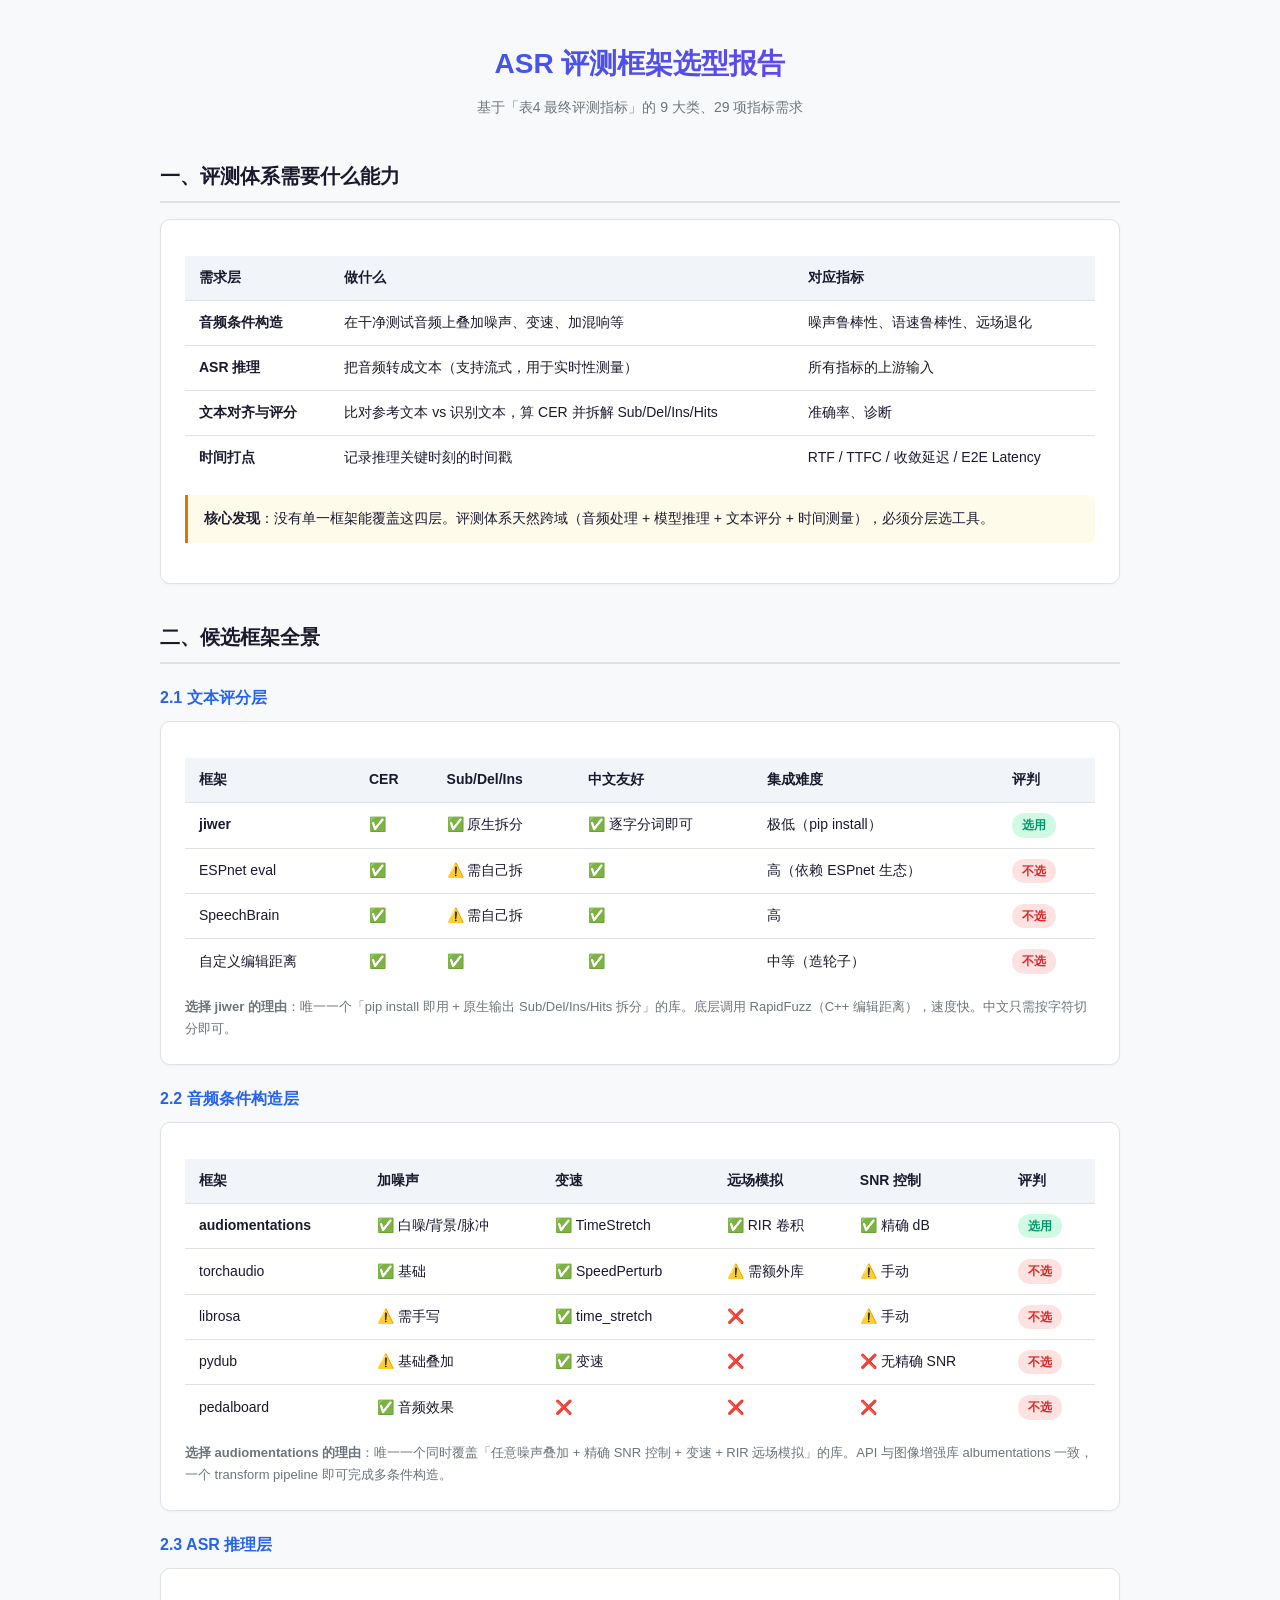
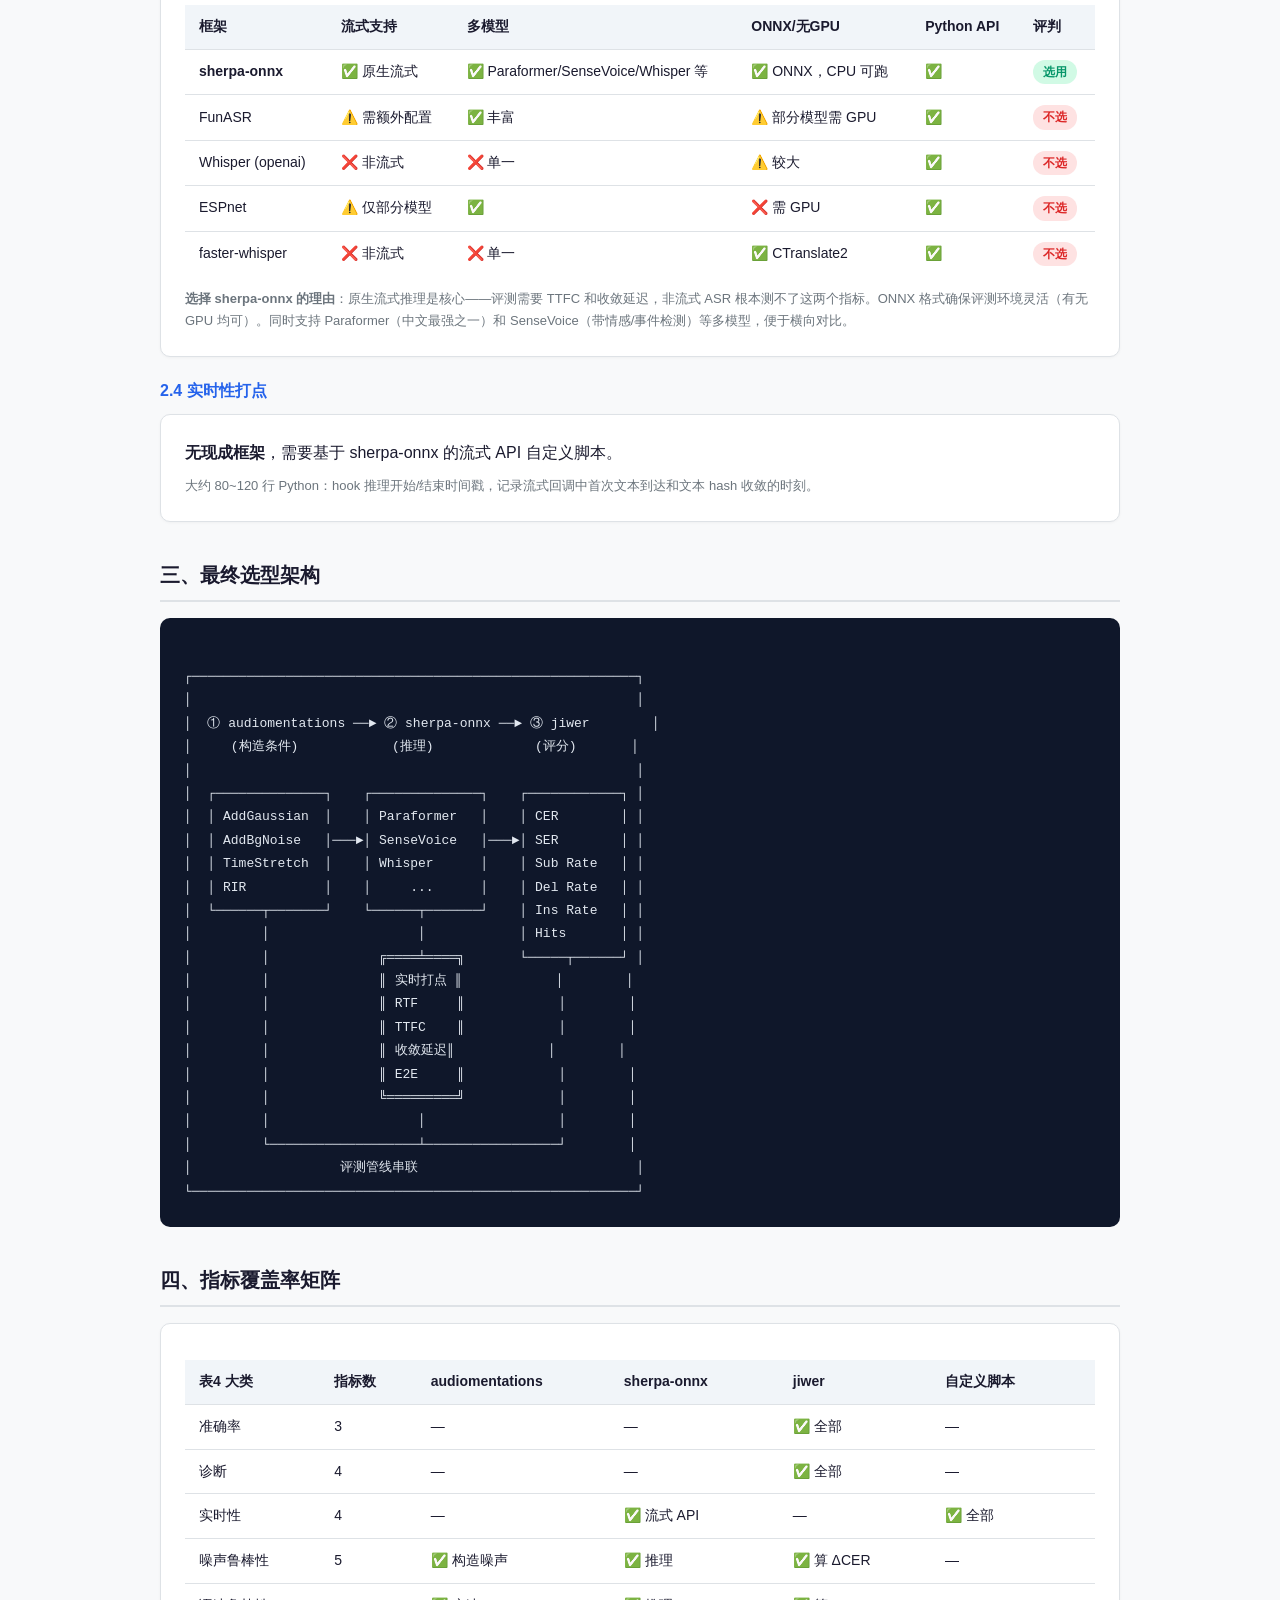
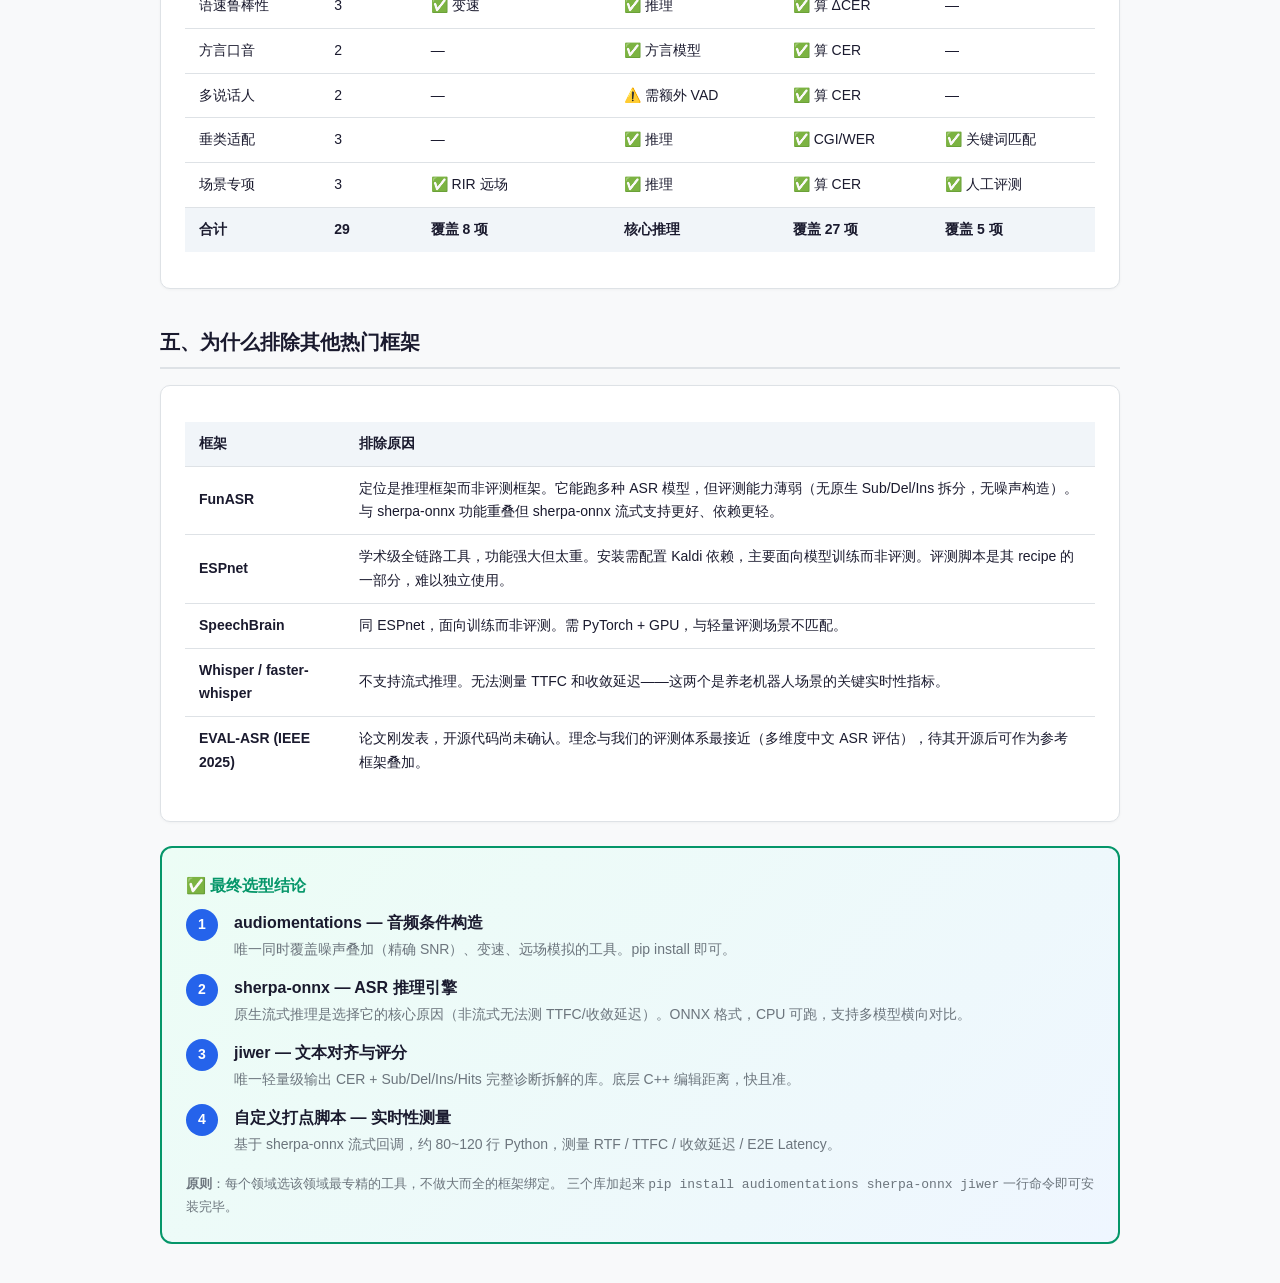
<file: module-evaluation/ASR/ASR评测框架选型.html>
<!DOCTYPE html>
<html lang="zh-CN">
<head>
<meta charset="UTF-8">
<meta name="viewport" content="width=device-width, initial-scale=1.0">
<title>ASR 评测框架选型</title>
<style>
  :root {
    --bg: #f8f9fa;
    --card: #ffffff;
    --text: #1a1a2e;
    --muted: #6c757d;
    --border: #dee2e6;
    --accent: #2563eb;
    --green: #059669;
    --red: #dc2626;
    --amber: #d97706;
  }
  * { margin:0; padding:0; box-sizing:border-box; }
  body {
    font-family: -apple-system, BlinkMacSystemFont, "Segoe UI", Roboto, "Noto Sans SC", sans-serif;
    background: var(--bg);
    color: var(--text);
    line-height: 1.7;
    padding: 40px 20px;
  }
  .container { max-width: 960px; margin: 0 auto; }

  h1 {
    font-size: 28px; text-align: center; margin-bottom: 8px;
    background: linear-gradient(135deg, #2563eb, #7c3aed);
    -webkit-background-clip: text; -webkit-text-fill-color: transparent;
    background-clip: text;
  }
  .subtitle { text-align: center; color: var(--muted); margin-bottom: 40px; font-size: 14px; }

  h2 {
    font-size: 20px; margin: 36px 0 16px;
    padding-bottom: 8px; border-bottom: 2px solid var(--border);
  }
  h3 { font-size: 16px; margin: 20px 0 10px; color: var(--accent); }

  .card {
    background: var(--card); border: 1px solid var(--border);
    border-radius: 10px; padding: 24px; margin-bottom: 20px;
    box-shadow: 0 1px 3px rgba(0,0,0,.04);
  }

  table { width: 100%; border-collapse: collapse; margin: 12px 0; font-size: 14px; }
  th, td { padding: 10px 14px; text-align: left; border-bottom: 1px solid var(--border); }
  th { background: #f1f5f9; font-weight: 600; white-space: nowrap; }
  tr:last-child td { border-bottom: none; }

  .tag { display:inline-block; padding:2px 10px; border-radius:12px; font-size:12px; font-weight:600; }
  .tag-keep { background: #d1fae5; color: var(--green); }
  .tag-drop { background: #fee2e2; color: var(--red); }
  .tag-partial { background: #fef3c7; color: var(--amber); }

  .architecture {
    background: #0f172a; color: #e2e8f0;
    border-radius: 10px; padding: 24px;
    font-family: "Cascadia Code", "Fira Code", "Consolas", monospace;
    font-size: 13px; line-height: 1.8;
    overflow-x: auto; white-space: pre;
  }

  .step { display: flex; gap: 16px; margin-bottom: 12px; align-items: flex-start; }
  .step-num {
    min-width: 32px; height: 32px; border-radius: 50%;
    background: var(--accent); color: #fff;
    display: flex; align-items: center; justify-content: center;
    font-weight: 700; font-size: 14px; flex-shrink: 0;
  }
  .step-body { flex: 1; }
  .step-title { font-weight: 600; margin-bottom: 2px; }
  .step-desc { color: var(--muted); font-size: 14px; }

  .verdict-box {
    background: linear-gradient(135deg, #ecfdf5, #eff6ff);
    border: 2px solid var(--green);
    border-radius: 12px; padding: 24px;
    margin-top: 24px;
  }
  .verdict-box h3 { color: var(--green); margin-top: 0; }

  .note {
    background: #fffbeb; border-left: 3px solid var(--amber);
    padding: 12px 16px; margin: 16px 0; font-size: 14px; border-radius: 0 6px 6px 0;
  }

  @media (max-width: 640px) { body { padding: 20px 12px; } }
</style>
</head>
<body>

<div class="container">

<h1>ASR 评测框架选型报告</h1>
<p class="subtitle">基于「表4 最终评测指标」的 9 大类、29 项指标需求</p>

<!-- 一、问题定义 -->
<h2>一、评测体系需要什么能力</h2>

<div class="card">
<table>
  <tr><th>需求层</th><th>做什么</th><th>对应指标</th></tr>
  <tr>
    <td><strong>音频条件构造</strong></td>
    <td>在干净测试音频上叠加噪声、变速、加混响等</td>
    <td>噪声鲁棒性、语速鲁棒性、远场退化</td>
  </tr>
  <tr>
    <td><strong>ASR 推理</strong></td>
    <td>把音频转成文本（支持流式，用于实时性测量）</td>
    <td>所有指标的上游输入</td>
  </tr>
  <tr>
    <td><strong>文本对齐与评分</strong></td>
    <td>比对参考文本 vs 识别文本，算 CER 并拆解 Sub/Del/Ins/Hits</td>
    <td>准确率、诊断</td>
  </tr>
  <tr>
    <td><strong>时间打点</strong></td>
    <td>记录推理关键时刻的时间戳</td>
    <td>RTF / TTFC / 收敛延迟 / E2E Latency</td>
  </tr>
</table>
<div class="note">
  <strong>核心发现</strong>：没有单一框架能覆盖这四层。评测体系天然跨域（音频处理 + 模型推理 + 文本评分 + 时间测量），必须分层选工具。
</div>
</div>

<!-- 二、候选框架 -->
<h2>二、候选框架全景</h2>

<h3>2.1 文本评分层</h3>
<div class="card">
<table>
  <tr><th>框架</th><th>CER</th><th>Sub/Del/Ins</th><th>中文友好</th><th>集成难度</th><th>评判</th></tr>
  <tr>
    <td><strong>jiwer</strong></td>
    <td>✅</td><td>✅ 原生拆分</td><td>✅ 逐字分词即可</td><td>极低（pip install）</td>
    <td><span class="tag tag-keep">选用</span></td>
  </tr>
  <tr>
    <td>ESPnet eval</td>
    <td>✅</td><td>⚠️ 需自己拆</td><td>✅</td><td>高（依赖 ESPnet 生态）</td>
    <td><span class="tag tag-drop">不选</span></td>
  </tr>
  <tr>
    <td>SpeechBrain</td>
    <td>✅</td><td>⚠️ 需自己拆</td><td>✅</td><td>高</td>
    <td><span class="tag tag-drop">不选</span></td>
  </tr>
  <tr>
    <td>自定义编辑距离</td>
    <td>✅</td><td>✅</td><td>✅</td><td>中等（造轮子）</td>
    <td><span class="tag tag-drop">不选</span></td>
  </tr>
</table>
<p style="color:var(--muted);font-size:13px;margin-top:8px;">
  <strong>选择 jiwer 的理由</strong>：唯一一个「pip install 即用 + 原生输出 Sub/Del/Ins/Hits 拆分」的库。底层调用 RapidFuzz（C++ 编辑距离），速度快。中文只需按字符切分即可。
</p>
</div>

<h3>2.2 音频条件构造层</h3>
<div class="card">
<table>
  <tr><th>框架</th><th>加噪声</th><th>变速</th><th>远场模拟</th><th>SNR 控制</th><th>评判</th></tr>
  <tr>
    <td><strong>audiomentations</strong></td>
    <td>✅ 白噪/背景/脉冲</td><td>✅ TimeStretch</td><td>✅ RIR 卷积</td><td>✅ 精确 dB</td>
    <td><span class="tag tag-keep">选用</span></td>
  </tr>
  <tr>
    <td>torchaudio</td>
    <td>✅ 基础</td><td>✅ SpeedPerturb</td><td>⚠️ 需额外库</td><td>⚠️ 手动</td>
    <td><span class="tag tag-drop">不选</span></td>
  </tr>
  <tr>
    <td>librosa</td>
    <td>⚠️ 需手写</td><td>✅ time_stretch</td><td>❌</td><td>⚠️ 手动</td>
    <td><span class="tag tag-drop">不选</span></td>
  </tr>
  <tr>
    <td>pydub</td>
    <td>⚠️ 基础叠加</td><td>✅ 变速</td><td>❌</td><td>❌ 无精确 SNR</td>
    <td><span class="tag tag-drop">不选</span></td>
  </tr>
  <tr>
    <td>pedalboard</td>
    <td>✅ 音频效果</td><td>❌</td><td>❌</td><td>❌</td>
    <td><span class="tag tag-drop">不选</span></td>
  </tr>
</table>
<p style="color:var(--muted);font-size:13px;margin-top:8px;">
  <strong>选择 audiomentations 的理由</strong>：唯一一个同时覆盖「任意噪声叠加 + 精确 SNR 控制 + 变速 + RIR 远场模拟」的库。API 与图像增强库 albumentations 一致，一个 transform pipeline 即可完成多条件构造。
</p>
</div>

<h3>2.3 ASR 推理层</h3>
<div class="card">
<table>
  <tr><th>框架</th><th>流式支持</th><th>多模型</th><th>ONNX/无GPU</th><th>Python API</th><th>评判</th></tr>
  <tr>
    <td><strong>sherpa-onnx</strong></td>
    <td>✅ 原生流式</td><td>✅ Paraformer/SenseVoice/Whisper 等</td><td>✅ ONNX，CPU 可跑</td><td>✅</td>
    <td><span class="tag tag-keep">选用</span></td>
  </tr>
  <tr>
    <td>FunASR</td>
    <td>⚠️ 需额外配置</td><td>✅ 丰富</td><td>⚠️ 部分模型需 GPU</td><td>✅</td>
    <td><span class="tag tag-drop">不选</span></td>
  </tr>
  <tr>
    <td>Whisper (openai)</td>
    <td>❌ 非流式</td><td>❌ 单一</td><td>⚠️ 较大</td><td>✅</td>
    <td><span class="tag tag-drop">不选</span></td>
  </tr>
  <tr>
    <td>ESPnet</td>
    <td>⚠️ 仅部分模型</td><td>✅</td><td>❌ 需 GPU</td><td>✅</td>
    <td><span class="tag tag-drop">不选</span></td>
  </tr>
  <tr>
    <td>faster-whisper</td>
    <td>❌ 非流式</td><td>❌ 单一</td><td>✅ CTranslate2</td><td>✅</td>
    <td><span class="tag tag-drop">不选</span></td>
  </tr>
</table>
<p style="color:var(--muted);font-size:13px;margin-top:8px;">
  <strong>选择 sherpa-onnx 的理由</strong>：原生流式推理是核心——评测需要 TTFC 和收敛延迟，非流式 ASR 根本测不了这两个指标。ONNX 格式确保评测环境灵活（有无 GPU 均可）。同时支持 Paraformer（中文最强之一）和 SenseVoice（带情感/事件检测）等多模型，便于横向对比。
</p>
</div>

<h3>2.4 实时性打点</h3>
<div class="card">
<p>
  <strong>无现成框架</strong>，需要基于 sherpa-onnx 的流式 API 自定义脚本。
</p>
<p style="color:var(--muted);font-size:13px;margin-top:8px;">
  大约 80~120 行 Python：hook 推理开始/结束时间戳，记录流式回调中首次文本到达和文本 hash 收敛的时刻。
</p>
</div>

<!-- 三、最终架构 -->
<h2>三、最终选型架构</h2>

<div class="architecture">
┌─────────────────────────────────────────────────────────┐
│                                                         │
│  ① audiomentations ──► ② sherpa-onnx ──► ③ jiwer        │
│     (构造条件)            (推理)             (评分)       │
│                                                         │
│  ┌──────────────┐    ┌──────────────┐    ┌────────────┐ │
│  │ AddGaussian  │    │ Paraformer   │    │ CER        │ │
│  │ AddBgNoise   │───►│ SenseVoice   │───►│ SER        │ │
│  │ TimeStretch  │    │ Whisper      │    │ Sub Rate   │ │
│  │ RIR          │    │     ...      │    │ Del Rate   │ │
│  └──────┬───────┘    └──────┬───────┘    │ Ins Rate   │ │
│         │                   │            │ Hits       │ │
│         │              ╔════╧════╗       └─────┬──────┘ │
│         │              ║ 实时打点 ║            │        │
│         │              ║ RTF     ║            │        │
│         │              ║ TTFC    ║            │        │
│         │              ║ 收敛延迟║            │        │
│         │              ║ E2E     ║            │        │
│         │              ╚═════════╝            │        │
│         │                   │                 │        │
│         └───────────────────┴─────────────────┘        │
│                   评测管线串联                            │
└─────────────────────────────────────────────────────────┘
</div>

<!-- 四、覆盖矩阵 -->
<h2>四、指标覆盖率矩阵</h2>

<div class="card">
<table>
  <tr><th>表4 大类</th><th>指标数</th><th>audiomentations</th><th>sherpa-onnx</th><th>jiwer</th><th>自定义脚本</th></tr>
  <tr>
    <td>准确率</td><td>3</td><td>—</td><td>—</td><td>✅ 全部</td><td>—</td>
  </tr>
  <tr>
    <td>诊断</td><td>4</td><td>—</td><td>—</td><td>✅ 全部</td><td>—</td>
  </tr>
  <tr>
    <td>实时性</td><td>4</td><td>—</td><td>✅ 流式 API</td><td>—</td><td>✅ 全部</td>
  </tr>
  <tr>
    <td>噪声鲁棒性</td><td>5</td><td>✅ 构造噪声</td><td>✅ 推理</td><td>✅ 算 ΔCER</td><td>—</td>
  </tr>
  <tr>
    <td>语速鲁棒性</td><td>3</td><td>✅ 变速</td><td>✅ 推理</td><td>✅ 算 ΔCER</td><td>—</td>
  </tr>
  <tr>
    <td>方言口音</td><td>2</td><td>—</td><td>✅ 方言模型</td><td>✅ 算 CER</td><td>—</td>
  </tr>
  <tr>
    <td>多说话人</td><td>2</td><td>—</td><td>⚠️ 需额外 VAD</td><td>✅ 算 CER</td><td>—</td>
  </tr>
  <tr>
    <td>垂类适配</td><td>3</td><td>—</td><td>✅ 推理</td><td>✅ CGI/WER</td><td>✅ 关键词匹配</td>
  </tr>
  <tr>
    <td>场景专项</td><td>3</td><td>✅ RIR 远场</td><td>✅ 推理</td><td>✅ 算 CER</td><td>✅ 人工评测</td>
  </tr>
  <tr style="background:#f1f5f9; font-weight:600;">
    <td>合计</td><td>29</td><td>覆盖 8 项</td><td>核心推理</td><td>覆盖 27 项</td><td>覆盖 5 项</td>
  </tr>
</table>
</div>

<!-- 五、为什么不选其他 -->
<h2>五、为什么排除其他热门框架</h2>

<div class="card">
<table>
  <tr><th>框架</th><th>排除原因</th></tr>
  <tr>
    <td><strong>FunASR</strong></td>
    <td>
      定位是推理框架而非评测框架。它能跑多种 ASR 模型，但评测能力薄弱（无原生 Sub/Del/Ins 拆分，无噪声构造）。与 sherpa-onnx 功能重叠但 sherpa-onnx 流式支持更好、依赖更轻。
    </td>
  </tr>
  <tr>
    <td><strong>ESPnet</strong></td>
    <td>
      学术级全链路工具，功能强大但太重。安装需配置 Kaldi 依赖，主要面向模型训练而非评测。评测脚本是其 recipe 的一部分，难以独立使用。
    </td>
  </tr>
  <tr>
    <td><strong>SpeechBrain</strong></td>
    <td>
      同 ESPnet，面向训练而非评测。需 PyTorch + GPU，与轻量评测场景不匹配。
    </td>
  </tr>
  <tr>
    <td><strong>Whisper / faster-whisper</strong></td>
    <td>
      不支持流式推理。无法测量 TTFC 和收敛延迟——这两个是养老机器人场景的关键实时性指标。
    </td>
  </tr>
  <tr>
    <td><strong>EVAL-ASR (IEEE 2025)</strong></td>
    <td>
      论文刚发表，开源代码尚未确认。理念与我们的评测体系最接近（多维度中文 ASR 评估），待其开源后可作为参考框架叠加。
    </td>
  </tr>
</table>
</div>

<!-- 最终结论 -->
<div class="verdict-box">
<h3>✅ 最终选型结论</h3>

<div class="step">
  <div class="step-num">1</div>
  <div class="step-body">
    <div class="step-title">audiomentations — 音频条件构造</div>
    <div class="step-desc">唯一同时覆盖噪声叠加（精确 SNR）、变速、远场模拟的工具。pip install 即可。</div>
  </div>
</div>

<div class="step">
  <div class="step-num">2</div>
  <div class="step-body">
    <div class="step-title">sherpa-onnx — ASR 推理引擎</div>
    <div class="step-desc">原生流式推理是选择它的核心原因（非流式无法测 TTFC/收敛延迟）。ONNX 格式，CPU 可跑，支持多模型横向对比。</div>
  </div>
</div>

<div class="step">
  <div class="step-num">3</div>
  <div class="step-body">
    <div class="step-title">jiwer — 文本对齐与评分</div>
    <div class="step-desc">唯一轻量级输出 CER + Sub/Del/Ins/Hits 完整诊断拆解的库。底层 C++ 编辑距离，快且准。</div>
  </div>
</div>

<div class="step">
  <div class="step-num">4</div>
  <div class="step-body">
    <div class="step-title">自定义打点脚本 — 实时性测量</div>
    <div class="step-desc">基于 sherpa-onnx 流式回调，约 80~120 行 Python，测量 RTF / TTFC / 收敛延迟 / E2E Latency。</div>
  </div>
</div>

<p style="margin-top:16px; color:var(--muted); font-size:13px;">
  <strong>原则</strong>：每个领域选该领域最专精的工具，不做大而全的框架绑定。
  三个库加起来 <code>pip install audiomentations sherpa-onnx jiwer</code> 一行命令即可安装完毕。
</p>

</div>

</div>
</body>
</html>
</file>
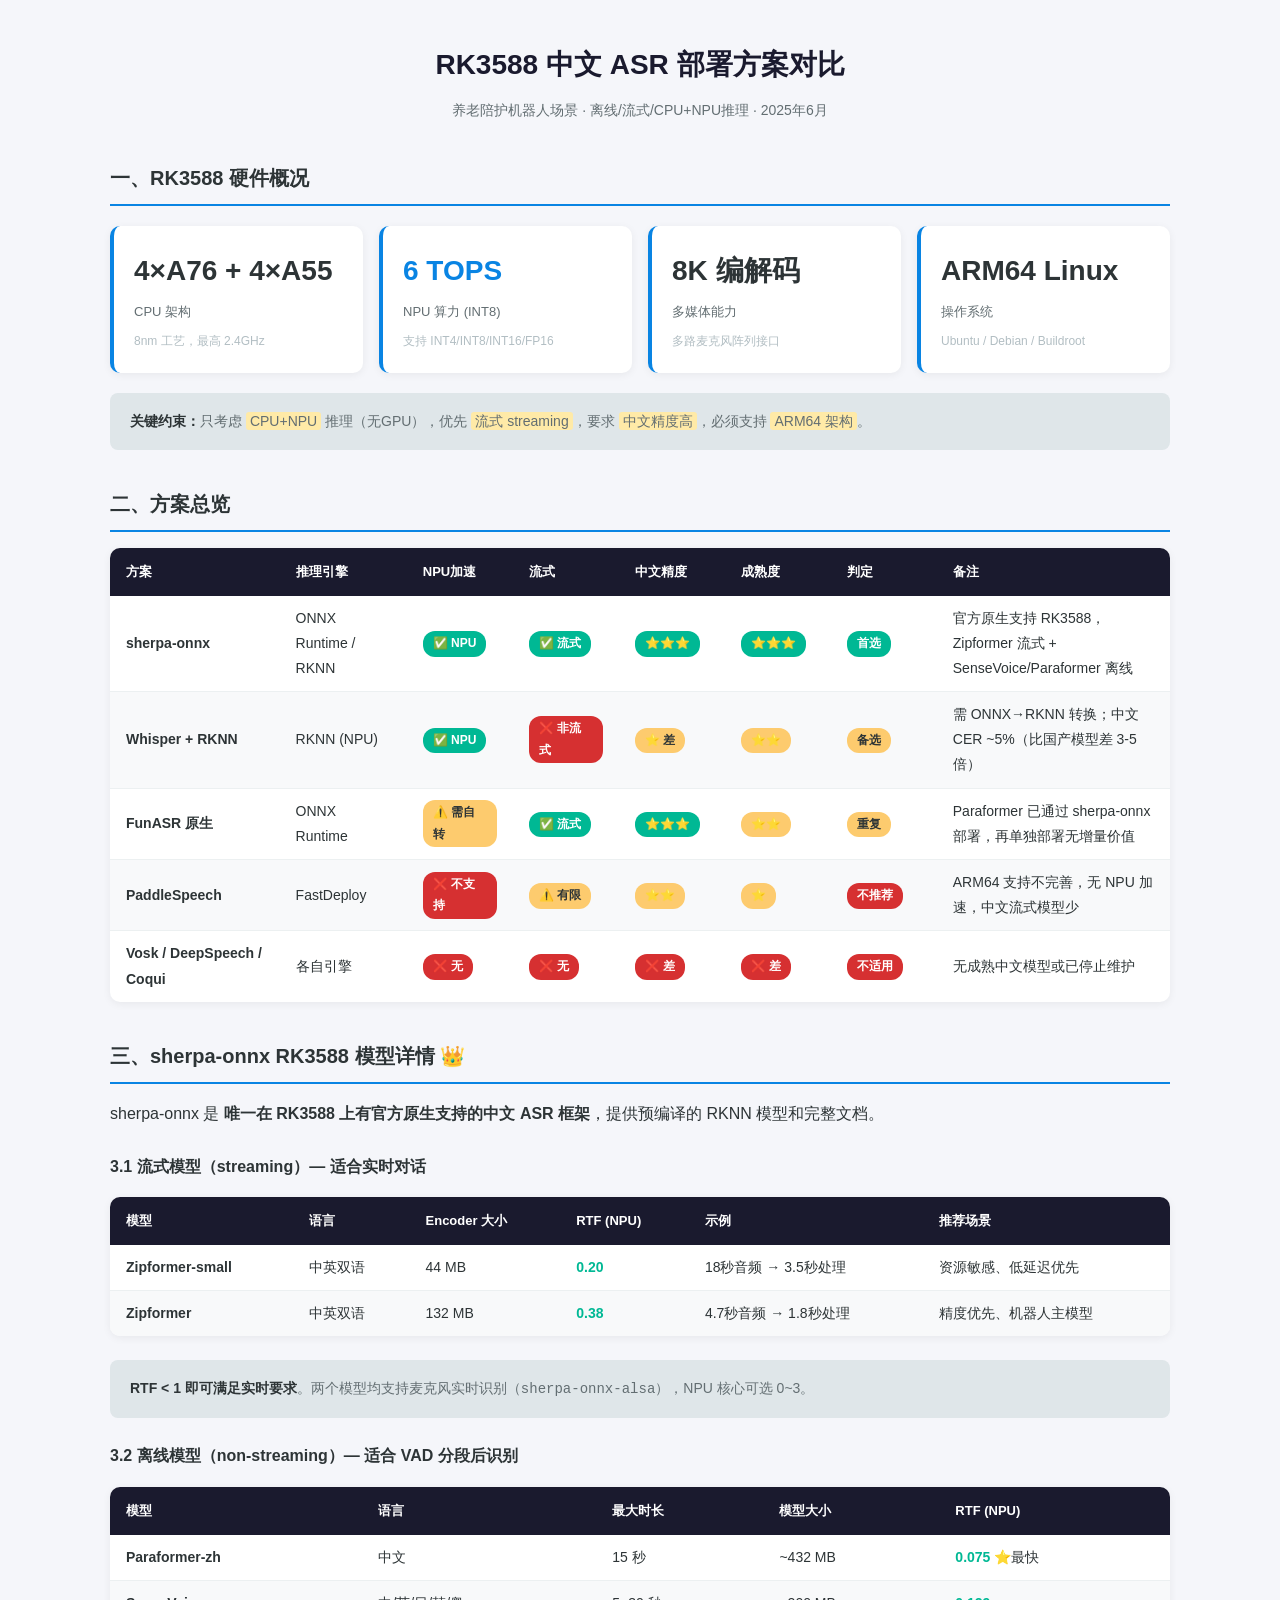
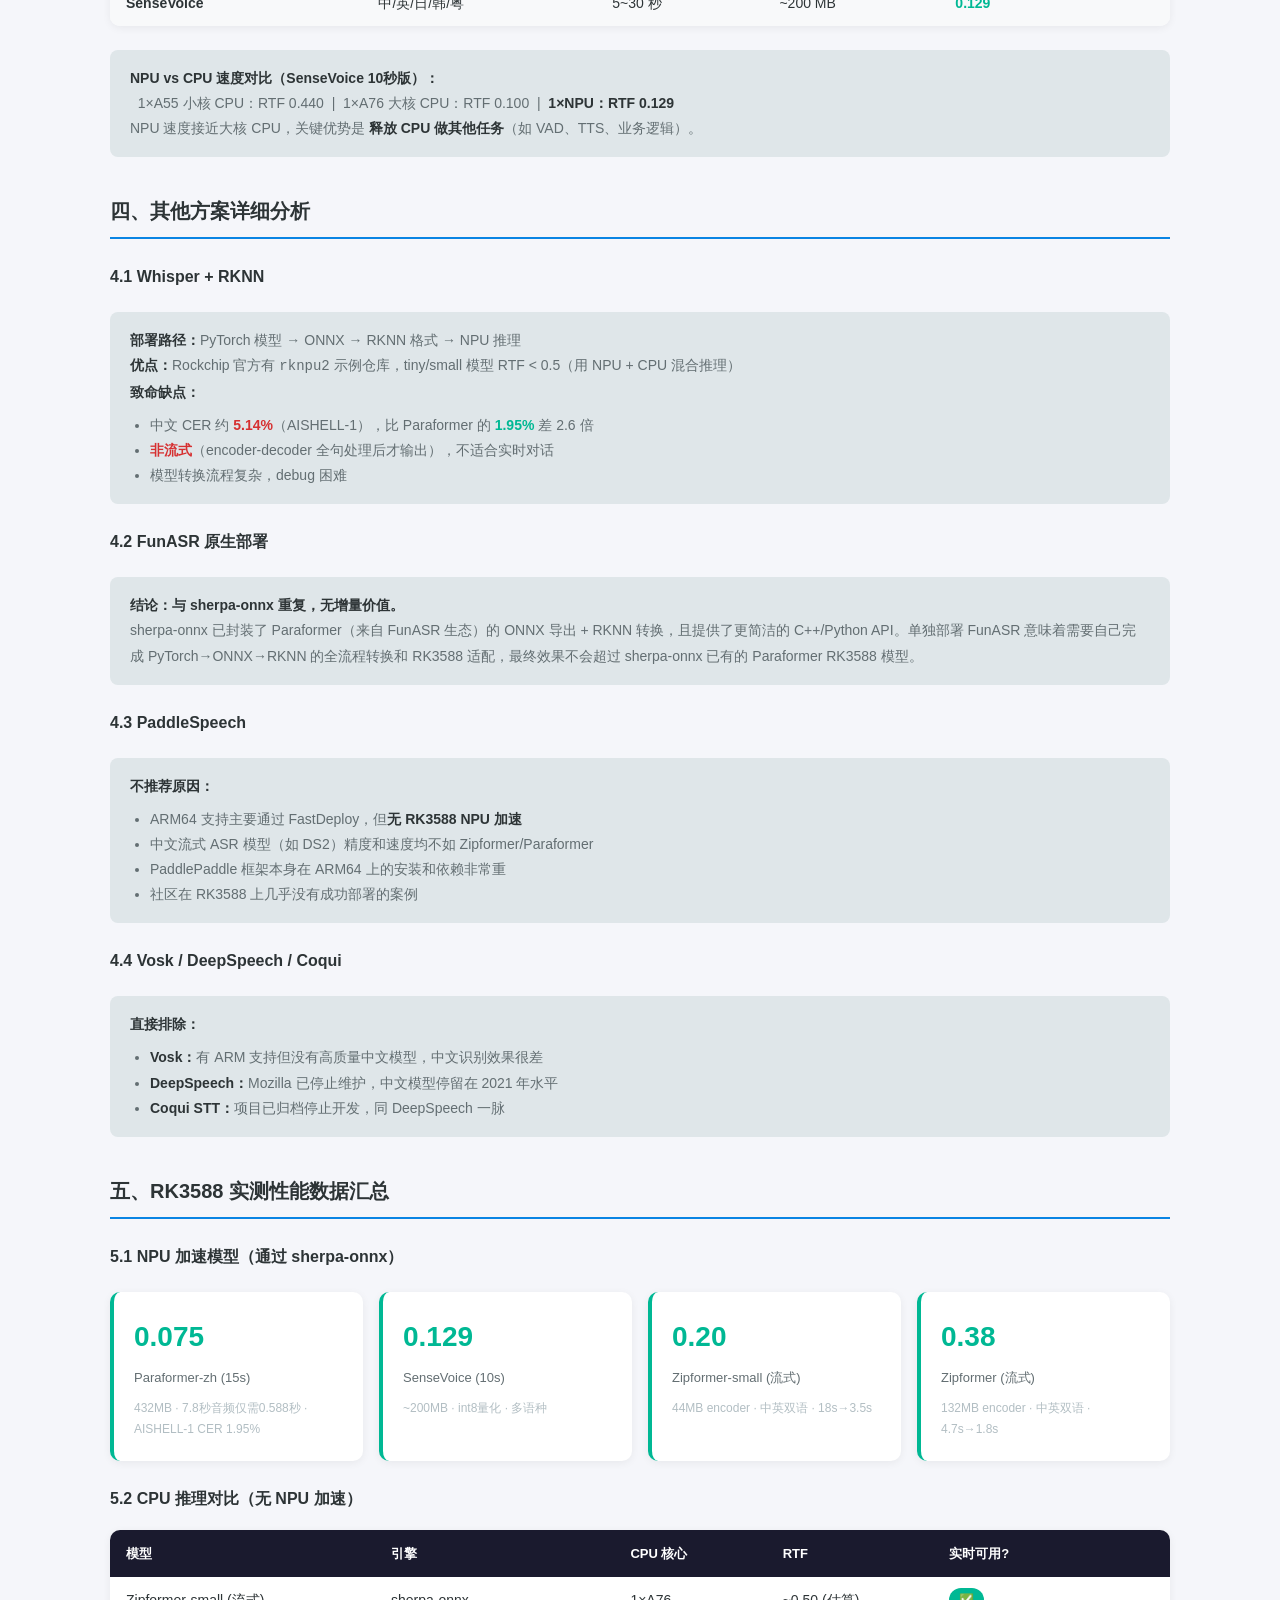
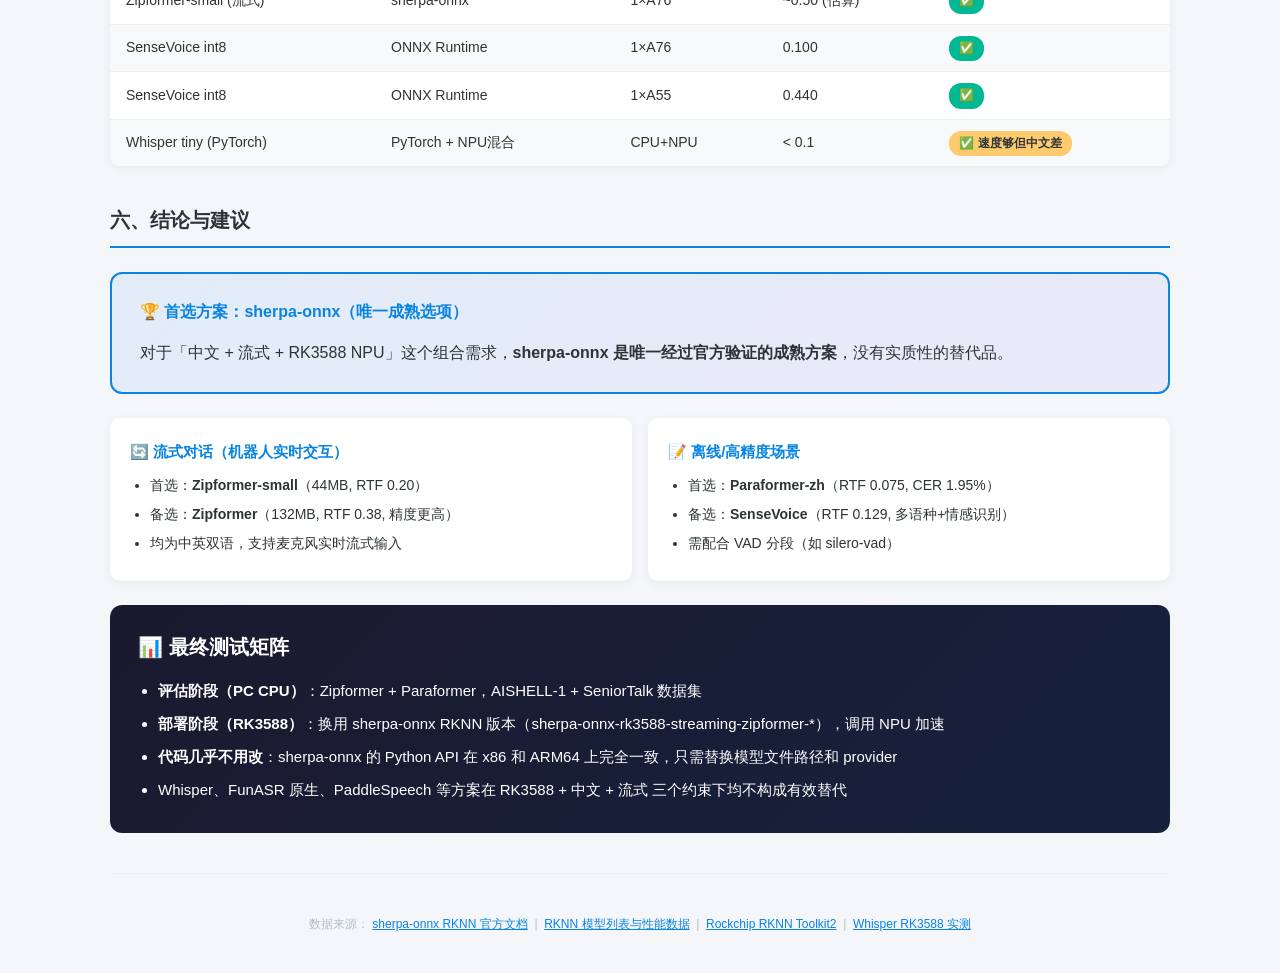
<file: module-evaluation/ASR/RK3588_ASR方案对比.html>
<!DOCTYPE html>
<html lang="zh-CN">
<head>
<meta charset="UTF-8">
<meta name="viewport" content="width=device-width, initial-scale=1.0">
<title>RK3588 中文ASR方案对比 — 养老陪护机器人选型</title>
<style>
  * { margin:0; padding:0; box-sizing:border-box; }
  body {
    font-family: "Microsoft YaHei", "PingFang SC", sans-serif;
    background: #f5f6fa;
    color: #2d3436;
    line-height: 1.8;
    padding: 40px 0;
  }
  .container { max-width: 1100px; margin:0 auto; padding:0 20px; }
  h1 {
    text-align: center;
    font-size: 28px;
    color: #1a1a2e;
    margin-bottom: 8px;
  }
  .subtitle {
    text-align: center;
    color: #636e72;
    font-size: 14px;
    margin-bottom: 36px;
  }
  h2 {
    font-size: 20px;
    color: #2d3436;
    margin: 36px 0 16px;
    padding-bottom: 8px;
    border-bottom: 2px solid #0984e3;
  }
  h3 {
    font-size: 16px;
    color: #2d3436;
    margin: 24px 0 12px;
  }

  table {
    width: 100%;
    border-collapse: collapse;
    background: #fff;
    border-radius: 10px;
    overflow: hidden;
    box-shadow: 0 2px 8px rgba(0,0,0,0.06);
    margin: 16px 0 24px;
  }
  th {
    background: #1a1a2e;
    color: #fff;
    padding: 12px 16px;
    text-align: left;
    font-weight: 600;
    font-size: 13px;
    white-space: nowrap;
  }
  td {
    padding: 10px 16px;
    border-bottom: 1px solid #ecf0f1;
    font-size: 14px;
  }
  tr:last-child td { border-bottom: none; }
  tr:nth-child(even) { background: #f8f9fa; }

  .tag-pass { display:inline-block; background:#00b894; color:#fff; padding:2px 10px; border-radius:12px; font-size:12px; font-weight:600; }
  .tag-fail { display:inline-block; background:#d63031; color:#fff; padding:2px 10px; border-radius:12px; font-size:12px; font-weight:600; }
  .tag-warn { display:inline-block; background:#fdcb6e; color:#2d3436; padding:2px 10px; border-radius:12px; font-size:12px; font-weight:600; }
  .tag-info { display:inline-block; background:#0984e3; color:#fff; padding:2px 10px; border-radius:12px; font-size:12px; font-weight:600; }

  .note {
    background: #dfe6e9;
    border-radius: 8px;
    padding: 16px 20px;
    margin: 20px 0;
    font-size: 14px;
    color: #636e72;
  }
  .note strong { color: #2d3436; }

  .perf-cards {
    display: grid;
    grid-template-columns: repeat(auto-fit, minmax(240px, 1fr));
    gap: 16px;
    margin: 20px 0;
  }
  .perf-card {
    background: #fff;
    border-radius: 10px;
    padding: 20px;
    box-shadow: 0 2px 8px rgba(0,0,0,0.06);
    border-left: 4px solid #0984e3;
  }
  .perf-card .rtf { font-size: 28px; font-weight: 800; color: #0984e3; }
  .perf-card .model-name { font-size: 13px; color: #636e72; margin-top: 4px; }
  .perf-card .detail { font-size: 12px; color: #b2bec3; margin-top: 8px; }
  .perf-card.streaming { border-left-color: #00b894; }
  .perf-card.streaming .rtf { color: #00b894; }

  .winner-box {
    background: linear-gradient(135deg, #0984e315, #6c5ce715);
    border: 2px solid #0984e3;
    border-radius: 12px;
    padding: 24px 28px;
    margin: 24px 0;
  }
  .winner-box h3 { margin-top:0; color: #0984e3; }

  .summary-grid {
    display: grid;
    grid-template-columns: 1fr 1fr;
    gap: 16px;
    margin: 20px 0;
  }
  .summary-item {
    background: #fff;
    border-radius: 10px;
    padding: 20px;
    box-shadow: 0 2px 8px rgba(0,0,0,0.06);
  }
  .summary-item h4 { color: #0984e3; margin-bottom: 8px; font-size: 15px; }
  .summary-item ul { margin-left: 20px; font-size: 14px; }
  .summary-item li { margin: 4px 0; }

  .verdict {
    background: linear-gradient(135deg, #1a1a2e, #16213e);
    color: #fff;
    border-radius: 12px;
    padding: 24px 28px;
    margin: 24px 0;
    font-size: 15px;
  }
  .verdict .big { font-size: 20px; font-weight: 800; }
  .verdict ul { margin: 12px 0 0 20px; }
  .verdict li { margin: 6px 0; }

  hr { border: none; border-top: 1px solid #ecf0f1; margin: 40px 0; }
  .footnote { font-size:12px; color:#b2bec3; margin-top:8px; }

  .highlight { background: #ffeaa7; padding: 1px 4px; border-radius: 3px; }
  .green { color: #00b894; font-weight: 700; }
  .red { color: #d63031; font-weight: 700; }
</style>
</head>
<body>
<div class="container">

<h1>RK3588 中文 ASR 部署方案对比</h1>
<p class="subtitle">养老陪护机器人场景 · 离线/流式/CPU+NPU推理 · 2025年6月</p>

<!-- ===== 平台约束 ===== -->
<h2>一、RK3588 硬件概况</h2>
<div class="perf-cards">
  <div class="perf-card">
    <span style="font-size:28px;font-weight:800;">4×A76 + 4×A55</span>
    <div class="model-name">CPU 架构</div>
    <div class="detail">8nm 工艺，最高 2.4GHz</div>
  </div>
  <div class="perf-card">
    <span class="rtf">6 TOPS</span>
    <div class="model-name">NPU 算力 (INT8)</div>
    <div class="detail">支持 INT4/INT8/INT16/FP16</div>
  </div>
  <div class="perf-card">
    <span style="font-size:28px;font-weight:800;">8K 编解码</span>
    <div class="model-name">多媒体能力</div>
    <div class="detail">多路麦克风阵列接口</div>
  </div>
  <div class="perf-card">
    <span style="font-size:28px;font-weight:800;">ARM64 Linux</span>
    <div class="model-name">操作系统</div>
    <div class="detail">Ubuntu / Debian / Buildroot</div>
  </div>
</div>

<div class="note">
  <strong>关键约束：</strong>只考虑 <span class="highlight">CPU+NPU</span> 推理（无GPU），优先 <span class="highlight">流式 streaming</span>，要求 <span class="highlight">中文精度高</span>，必须支持 <span class="highlight">ARM64 架构</span>。
</div>

<!-- ===== 方案总览 ===== -->
<h2>二、方案总览</h2>

<table>
  <thead>
    <tr>
      <th style="width:16%">方案</th>
      <th style="width:12%">推理引擎</th>
      <th style="width:10%">NPU加速</th>
      <th style="width:10%">流式</th>
      <th style="width:10%">中文精度</th>
      <th style="width:10%">成熟度</th>
      <th style="width:10%">判定</th>
      <th>备注</th>
    </tr>
  </thead>
  <tbody>
    <tr>
      <td><strong>sherpa-onnx</strong></td>
      <td>ONNX Runtime / RKNN</td>
      <td><span class="tag-pass">✅ NPU</span></td>
      <td><span class="tag-pass">✅ 流式</span></td>
      <td><span class="tag-pass">⭐⭐⭐</span></td>
      <td><span class="tag-pass">⭐⭐⭐</span></td>
      <td><span class="tag-pass">首选</span></td>
      <td>官方原生支持 RK3588，Zipformer 流式 + SenseVoice/Paraformer 离线</td>
    </tr>
    <tr>
      <td><strong>Whisper + RKNN</strong></td>
      <td>RKNN (NPU)</td>
      <td><span class="tag-pass">✅ NPU</span></td>
      <td><span class="tag-fail">❌ 非流式</span></td>
      <td><span class="tag-warn">⭐ 差</span></td>
      <td><span class="tag-warn">⭐⭐</span></td>
      <td><span class="tag-warn">备选</span></td>
      <td>需 ONNX→RKNN 转换；中文 CER ~5%（比国产模型差 3-5 倍）</td>
    </tr>
    <tr>
      <td><strong>FunASR 原生</strong></td>
      <td>ONNX Runtime</td>
      <td><span class="tag-warn">⚠️ 需自转</span></td>
      <td><span class="tag-pass">✅ 流式</span></td>
      <td><span class="tag-pass">⭐⭐⭐</span></td>
      <td><span class="tag-warn">⭐⭐</span></td>
      <td><span class="tag-warn">重复</span></td>
      <td>Paraformer 已通过 sherpa-onnx 部署，再单独部署无增量价值</td>
    </tr>
    <tr>
      <td><strong>PaddleSpeech</strong></td>
      <td>FastDeploy</td>
      <td><span class="tag-fail">❌ 不支持</span></td>
      <td><span class="tag-warn">⚠️ 有限</span></td>
      <td><span class="tag-warn">⭐⭐</span></td>
      <td><span class="tag-warn">⭐</span></td>
      <td><span class="tag-fail">不推荐</span></td>
      <td>ARM64 支持不完善，无 NPU 加速，中文流式模型少</td>
    </tr>
    <tr>
      <td><strong>Vosk / DeepSpeech / Coqui</strong></td>
      <td>各自引擎</td>
      <td><span class="tag-fail">❌ 无</span></td>
      <td><span class="tag-fail">❌ 无</span></td>
      <td><span class="tag-fail">❌ 差</span></td>
      <td><span class="tag-fail">❌ 差</span></td>
      <td><span class="tag-fail">不适用</span></td>
      <td>无成熟中文模型或已停止维护</td>
    </tr>
  </tbody>
</table>

<!-- ===== sherpa-onnx 详细 ===== -->
<h2>三、sherpa-onnx RK3588 模型详情 👑</h2>

<p style="margin-top:16px;">sherpa-onnx 是 <strong>唯一在 RK3588 上有官方原生支持的中文 ASR 框架</strong>，提供预编译的 RKNN 模型和完整文档。</p>

<h3>3.1 流式模型（streaming）— 适合实时对话</h3>

<table>
  <thead>
    <tr>
      <th>模型</th>
      <th>语言</th>
      <th>Encoder 大小</th>
      <th>RTF (NPU)</th>
      <th>示例</th>
      <th>推荐场景</th>
    </tr>
  </thead>
  <tbody>
    <tr>
      <td><strong>Zipformer-small</strong></td>
      <td>中英双语</td>
      <td>44 MB</td>
      <td><span class="green">0.20</span></td>
      <td>18秒音频 → 3.5秒处理</td>
      <td>资源敏感、低延迟优先</td>
    </tr>
    <tr>
      <td><strong>Zipformer</strong></td>
      <td>中英双语</td>
      <td>132 MB</td>
      <td><span class="green">0.38</span></td>
      <td>4.7秒音频 → 1.8秒处理</td>
      <td>精度优先、机器人主模型</td>
    </tr>
  </tbody>
</table>

<div class="note">
  <strong>RTF &lt; 1 即可满足实时要求</strong>。两个模型均支持麦克风实时识别（<code>sherpa-onnx-alsa</code>），NPU 核心可选 0~3。
</div>

<h3>3.2 离线模型（non-streaming）— 适合 VAD 分段后识别</h3>

<table>
  <thead>
    <tr>
      <th>模型</th>
      <th>语言</th>
      <th>最大时长</th>
      <th>模型大小</th>
      <th>RTF (NPU)</th>
    </tr>
  </thead>
  <tbody>
    <tr>
      <td><strong>Paraformer-zh</strong></td>
      <td>中文</td>
      <td>15 秒</td>
      <td>~432 MB</td>
      <td><span class="green">0.075</span> ⭐最快</td>
    </tr>
    <tr>
      <td><strong>SenseVoice</strong></td>
      <td>中/英/日/韩/粤</td>
      <td>5~30 秒</td>
      <td>~200 MB</td>
      <td><span class="green">0.129</span></td>
    </tr>
  </tbody>
</table>

<div class="note">
  <strong>NPU vs CPU 速度对比（SenseVoice 10秒版）：</strong><br>
  &nbsp;&nbsp;1×A55 小核 CPU：RTF 0.440 &nbsp;|&nbsp; 1×A76 大核 CPU：RTF 0.100 &nbsp;|&nbsp; <strong>1×NPU：RTF 0.129</strong><br>
  NPU 速度接近大核 CPU，关键优势是 <strong>释放 CPU 做其他任务</strong>（如 VAD、TTS、业务逻辑）。
</div>

<!-- ===== 其他方案详情 ===== -->
<h2>四、其他方案详细分析</h2>

<h3>4.1 Whisper + RKNN</h3>
<div class="note">
  <strong>部署路径：</strong>PyTorch 模型 → ONNX → RKNN 格式 → NPU 推理<br>
  <strong>优点：</strong>Rockchip 官方有 <code>rknpu2</code> 示例仓库，tiny/small 模型 RTF &lt; 0.5（用 NPU + CPU 混合推理）<br>
  <strong>致命缺点：</strong><br>
  <ul style="margin:8px 0 0 20px;">
    <li>中文 CER 约 <span class="red">5.14%</span>（AISHELL-1），比 Paraformer 的 <span class="green">1.95%</span> 差 2.6 倍</li>
    <li><span class="red">非流式</span>（encoder-decoder 全句处理后才输出），不适合实时对话</li>
    <li>模型转换流程复杂，debug 困难</li>
  </ul>
</div>

<h3>4.2 FunASR 原生部署</h3>
<div class="note">
  <strong>结论：与 sherpa-onnx 重复，无增量价值。</strong><br>
  sherpa-onnx 已封装了 Paraformer（来自 FunASR 生态）的 ONNX 导出 + RKNN 转换，且提供了更简洁的 C++/Python API。单独部署 FunASR 意味着需要自己完成 PyTorch→ONNX→RKNN 的全流程转换和 RK3588 适配，最终效果不会超过 sherpa-onnx 已有的 Paraformer RK3588 模型。
</div>

<h3>4.3 PaddleSpeech</h3>
<div class="note">
  <strong>不推荐原因：</strong><br>
  <ul style="margin:8px 0 0 20px;">
    <li>ARM64 支持主要通过 FastDeploy，但<strong>无 RK3588 NPU 加速</strong></li>
    <li>中文流式 ASR 模型（如 DS2）精度和速度均不如 Zipformer/Paraformer</li>
    <li>PaddlePaddle 框架本身在 ARM64 上的安装和依赖非常重</li>
    <li>社区在 RK3588 上几乎没有成功部署的案例</li>
  </ul>
</div>

<h3>4.4 Vosk / DeepSpeech / Coqui</h3>
<div class="note">
  <strong>直接排除：</strong><br>
  <ul style="margin:8px 0 0 20px;">
    <li><strong>Vosk：</strong>有 ARM 支持但没有高质量中文模型，中文识别效果很差</li>
    <li><strong>DeepSpeech：</strong>Mozilla 已停止维护，中文模型停留在 2021 年水平</li>
    <li><strong>Coqui STT：</strong>项目已归档停止开发，同 DeepSpeech 一脉</li>
  </ul>
</div>

<!-- ===== 实测性能数据 ===== -->
<h2>五、RK3588 实测性能数据汇总</h2>

<h3>5.1 NPU 加速模型（通过 sherpa-onnx）</h3>

<div class="perf-cards">
  <div class="perf-card streaming">
    <div class="rtf">0.075</div>
    <div class="model-name">Paraformer-zh (15s)</div>
    <div class="detail">432MB · 7.8秒音频仅需0.588秒 · AISHELL-1 CER 1.95%</div>
  </div>
  <div class="perf-card streaming">
    <div class="rtf">0.129</div>
    <div class="model-name">SenseVoice (10s)</div>
    <div class="detail">~200MB · int8量化 · 多语种</div>
  </div>
  <div class="perf-card streaming">
    <div class="rtf">0.20</div>
    <div class="model-name">Zipformer-small (流式)</div>
    <div class="detail">44MB encoder · 中英双语 · 18s→3.5s</div>
  </div>
  <div class="perf-card streaming">
    <div class="rtf">0.38</div>
    <div class="model-name">Zipformer (流式)</div>
    <div class="detail">132MB encoder · 中英双语 · 4.7s→1.8s</div>
  </div>
</div>

<h3>5.2 CPU 推理对比（无 NPU 加速）</h3>

<table>
  <thead>
    <tr>
      <th>模型</th>
      <th>引擎</th>
      <th>CPU 核心</th>
      <th>RTF</th>
      <th>实时可用?</th>
    </tr>
  </thead>
  <tbody>
    <tr>
      <td>Zipformer-small (流式)</td>
      <td>sherpa-onnx</td>
      <td>1×A76</td>
      <td>~0.50 (估算)</td>
      <td><span class="tag-pass">✅</span></td>
    </tr>
    <tr>
      <td>SenseVoice int8</td>
      <td>ONNX Runtime</td>
      <td>1×A76</td>
      <td>0.100</td>
      <td><span class="tag-pass">✅</span></td>
    </tr>
    <tr>
      <td>SenseVoice int8</td>
      <td>ONNX Runtime</td>
      <td>1×A55</td>
      <td>0.440</td>
      <td><span class="tag-pass">✅</span></td>
    </tr>
    <tr>
      <td>Whisper tiny (PyTorch)</td>
      <td>PyTorch + NPU混合</td>
      <td>CPU+NPU</td>
      <td>&lt; 0.1</td>
      <td><span class="tag-warn">✅ 速度够但中文差</span></td>
    </tr>
  </tbody>
</table>

<!-- ===== 最终建议 ===== -->
<h2>六、结论与建议</h2>

<div class="winner-box">
  <h3>🏆 首选方案：sherpa-onnx（唯一成熟选项）</h3>
  <p style="margin-top:8px;">对于「中文 + 流式 + RK3588 NPU」这个组合需求，<strong>sherpa-onnx 是唯一经过官方验证的成熟方案</strong>，没有实质性的替代品。</p>
</div>

<div class="summary-grid">
  <div class="summary-item">
    <h4>🔄 流式对话（机器人实时交互）</h4>
    <ul>
      <li>首选：<strong>Zipformer-small</strong>（44MB, RTF 0.20）</li>
      <li>备选：<strong>Zipformer</strong>（132MB, RTF 0.38, 精度更高）</li>
      <li>均为中英双语，支持麦克风实时流式输入</li>
    </ul>
  </div>
  <div class="summary-item">
    <h4>📝 离线/高精度场景</h4>
    <ul>
      <li>首选：<strong>Paraformer-zh</strong>（RTF 0.075, CER 1.95%）</li>
      <li>备选：<strong>SenseVoice</strong>（RTF 0.129, 多语种+情感识别）</li>
      <li>需配合 VAD 分段（如 silero-vad）</li>
    </ul>
  </div>
</div>

<div class="verdict">
  <span class="big">📊 最终测试矩阵</span>
  <ul>
    <li><strong>评估阶段（PC CPU）</strong>：Zipformer + Paraformer，AISHELL-1 + SeniorTalk 数据集</li>
    <li><strong>部署阶段（RK3588）</strong>：换用 sherpa-onnx RKNN 版本（sherpa-onnx-rk3588-streaming-zipformer-*），调用 NPU 加速</li>
    <li><strong>代码几乎不用改</strong>：sherpa-onnx 的 Python API 在 x86 和 ARM64 上完全一致，只需替换模型文件路径和 provider</li>
    <li>Whisper、FunASR 原生、PaddleSpeech 等方案在 RK3588 + 中文 + 流式 三个约束下均不构成有效替代</li>
  </ul>
</div>

<hr>
<p style="text-align:center;color:#b2bec3;font-size:12px;">
  数据来源：
  <a href="https://k2-fsa.github.io/sherpa/onnx/rknn/index.html" style="color:#0984e3;">sherpa-onnx RKNN 官方文档</a>
  &nbsp;|&nbsp;
  <a href="https://github.com/k2-fsa/sherpa/blob/master/docs/source/onnx/rknn/models.rst" style="color:#0984e3;">RKNN 模型列表与性能数据</a>
  &nbsp;|&nbsp;
  <a href="https://github.com/airockchip/rknn-toolkit2/" style="color:#0984e3;">Rockchip RKNN Toolkit2</a>
  &nbsp;|&nbsp;
  <a href="https://blog.csdn.net/weixin_42206548/article/details/141424657" style="color:#0984e3;">Whisper RK3588 实测</a>
</p>

</div>
</body>
</html>
</file>
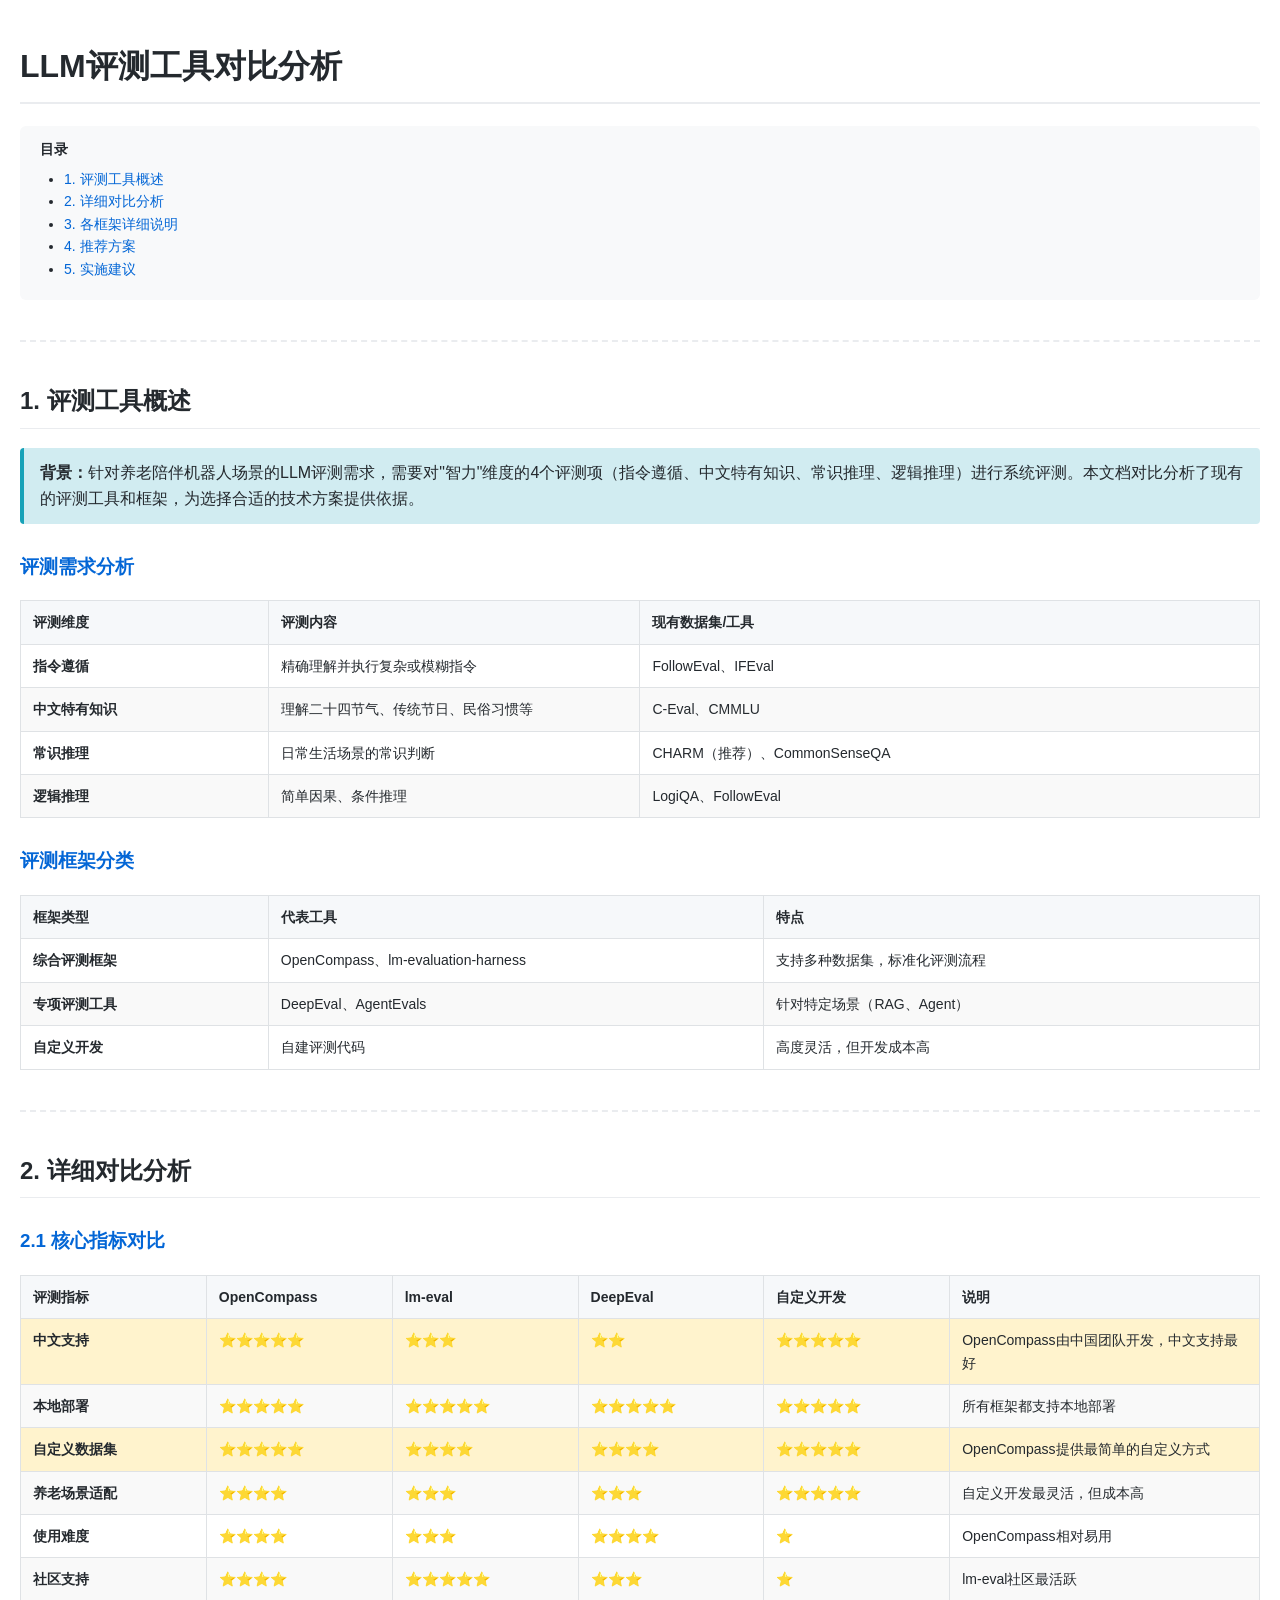
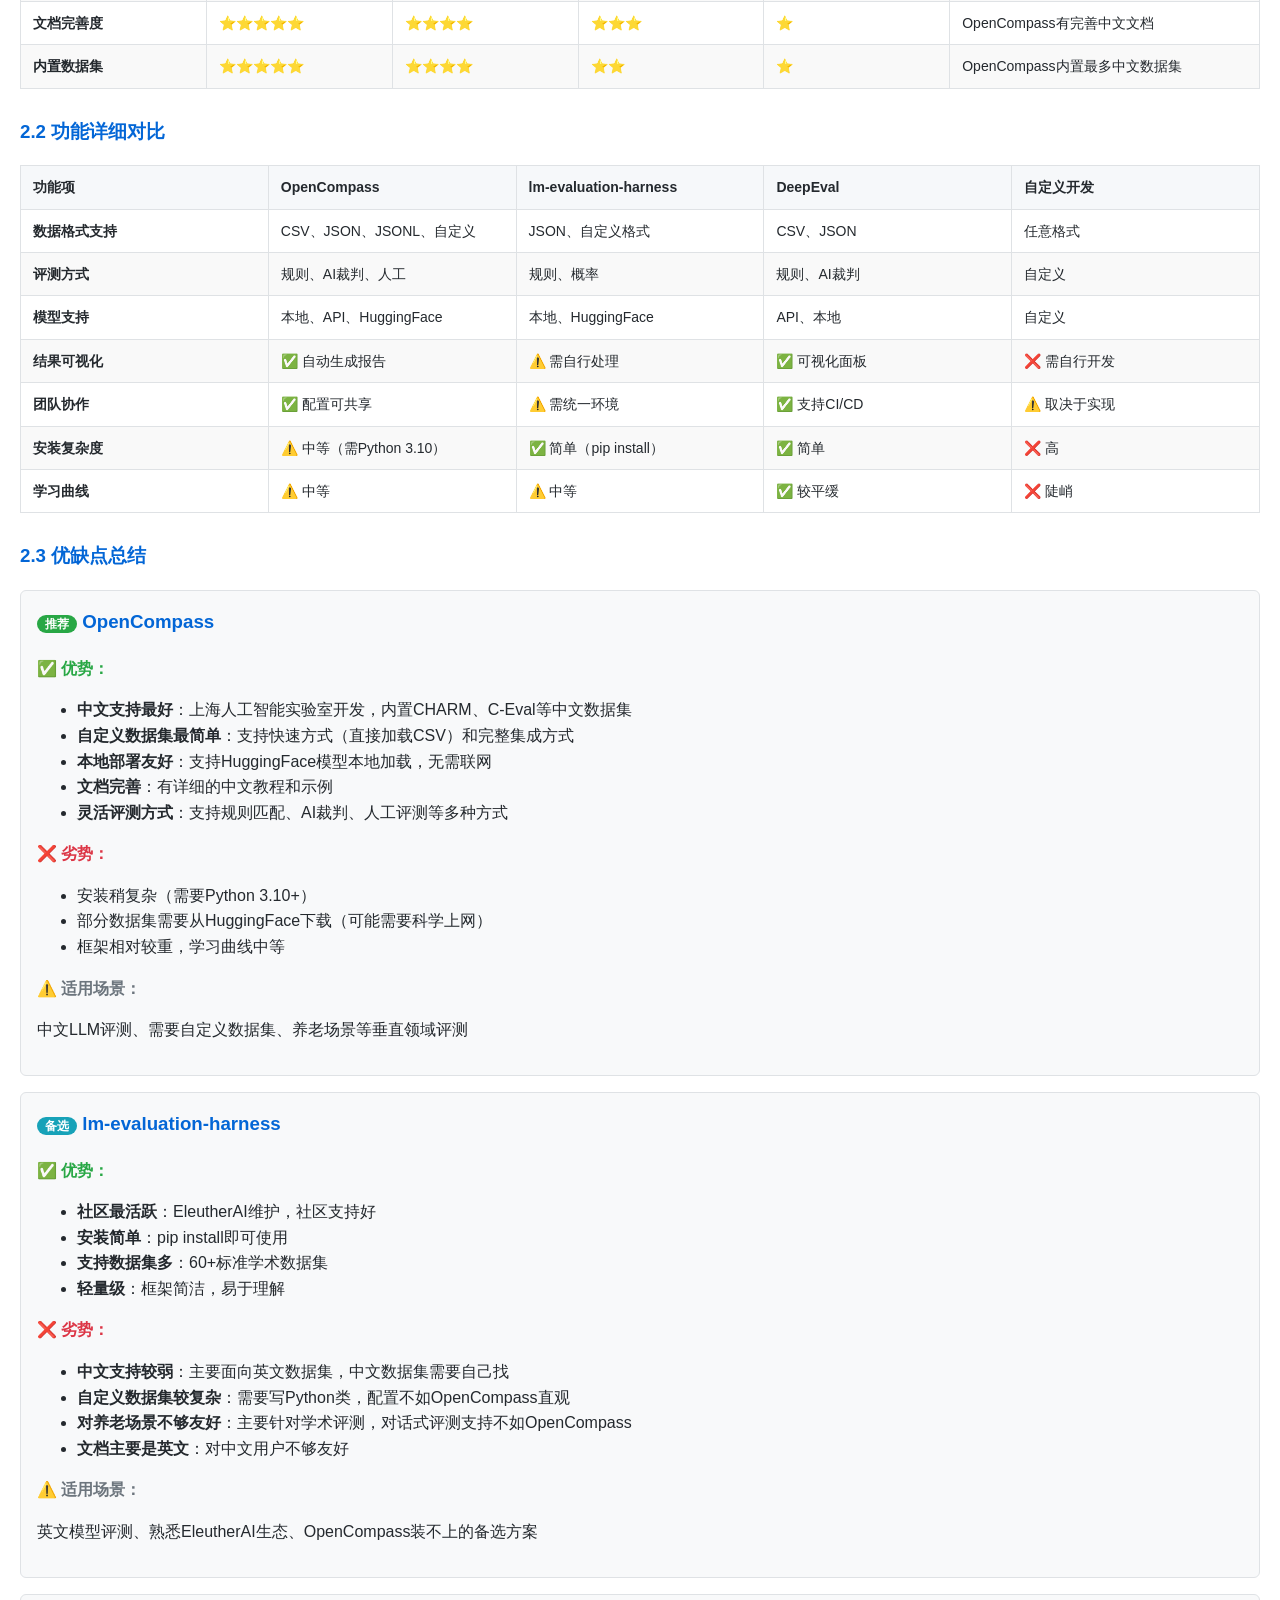
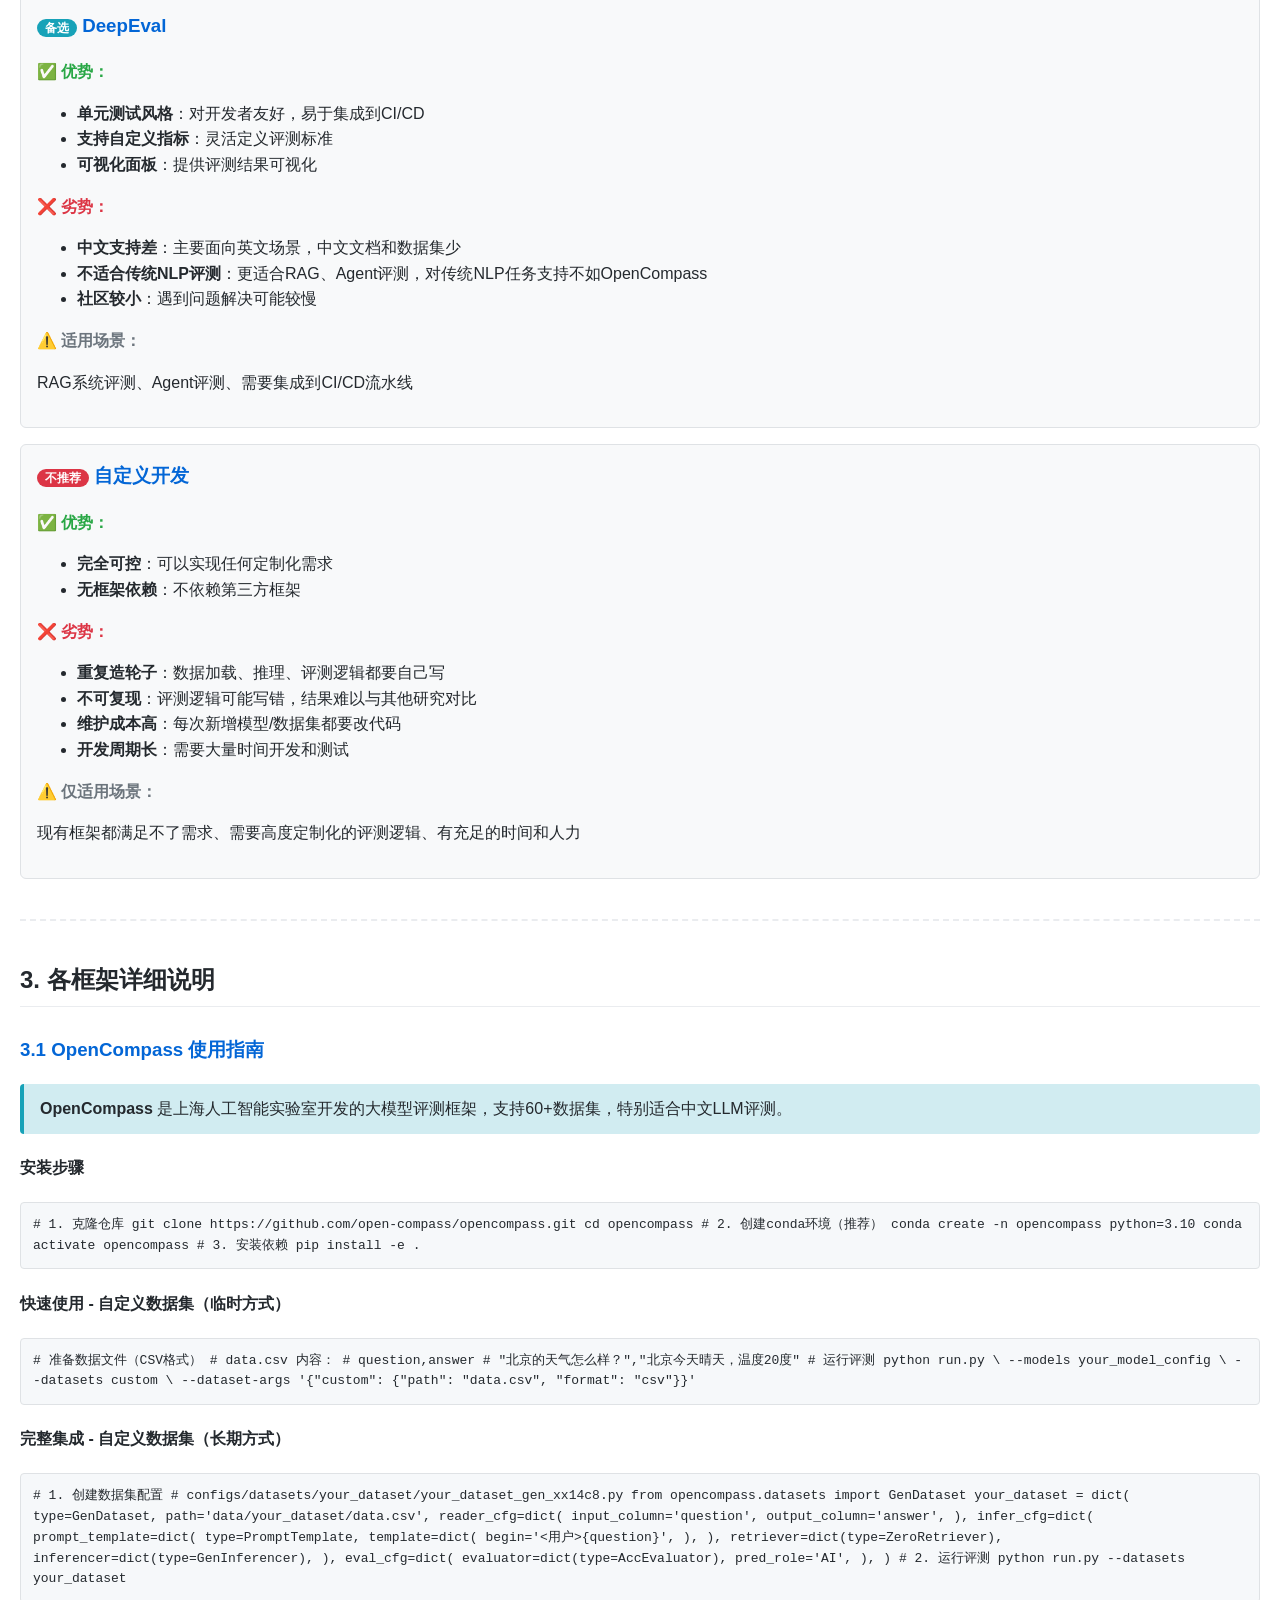
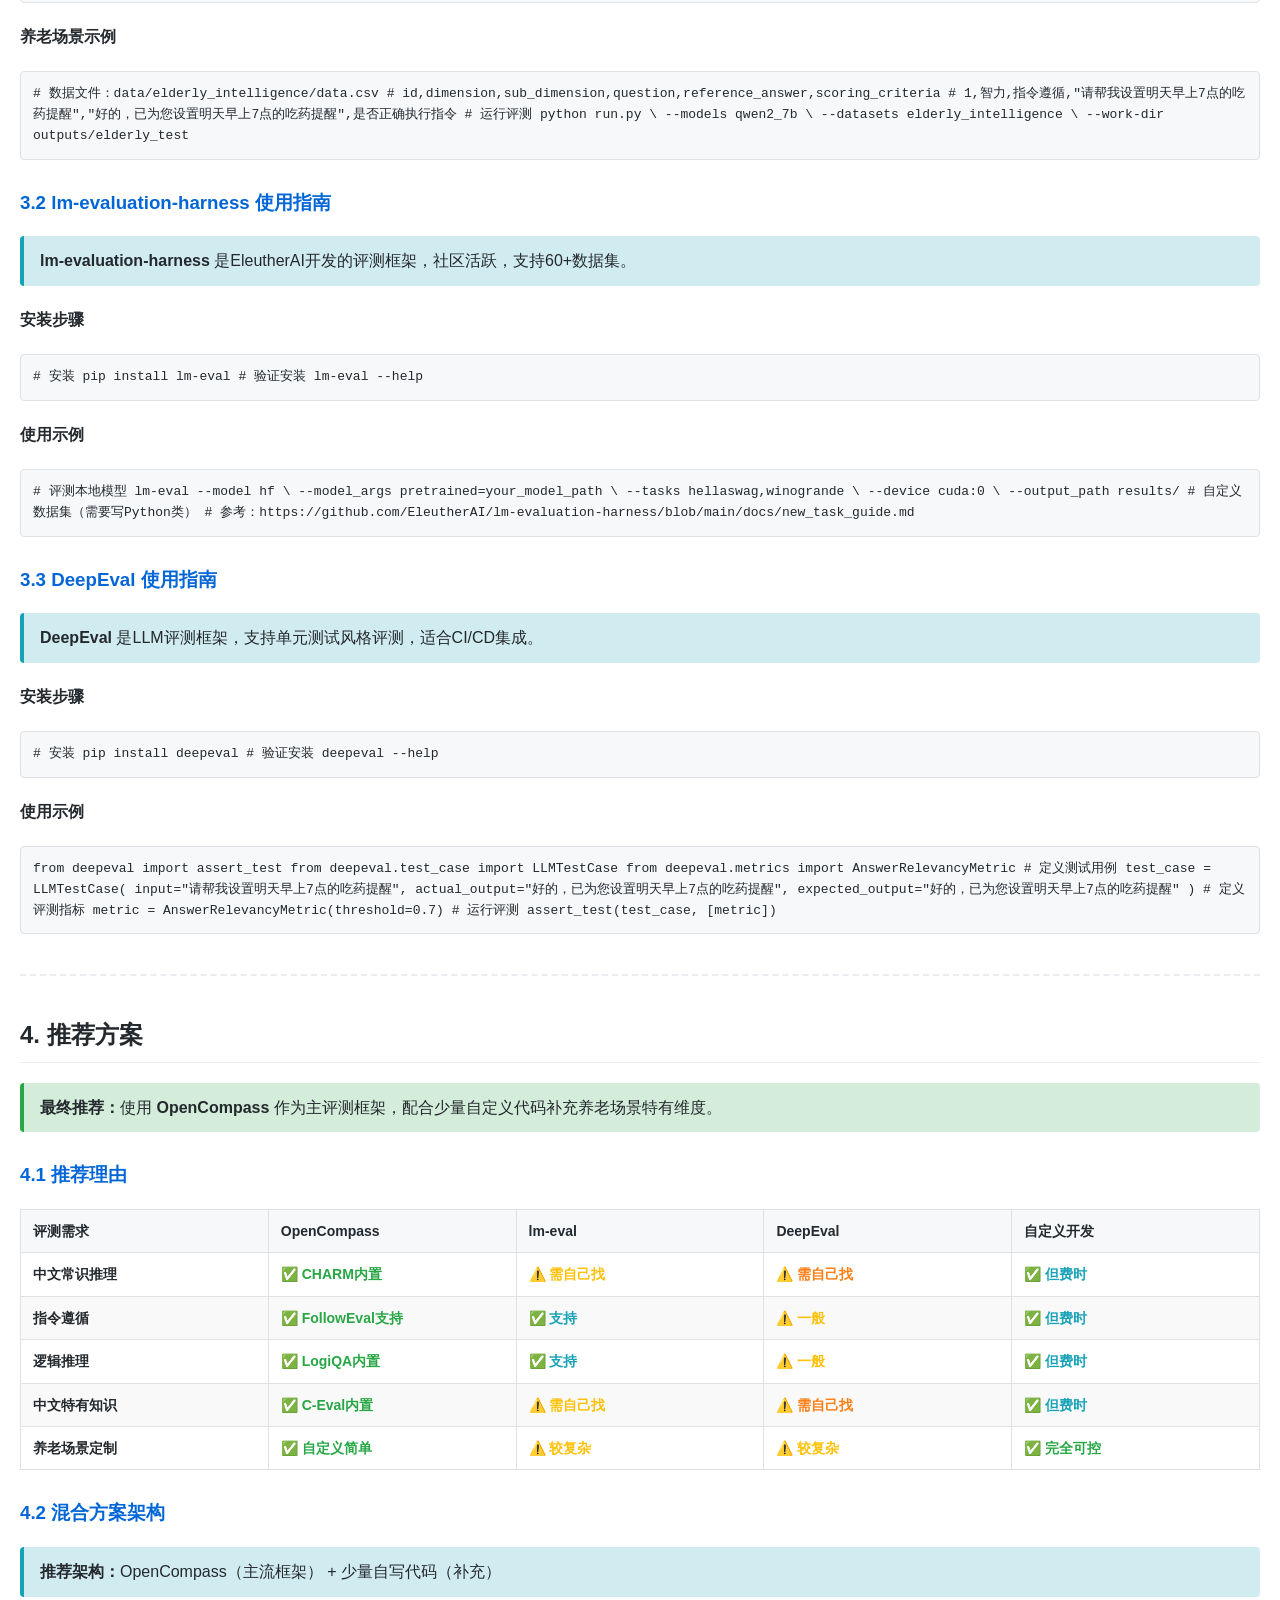
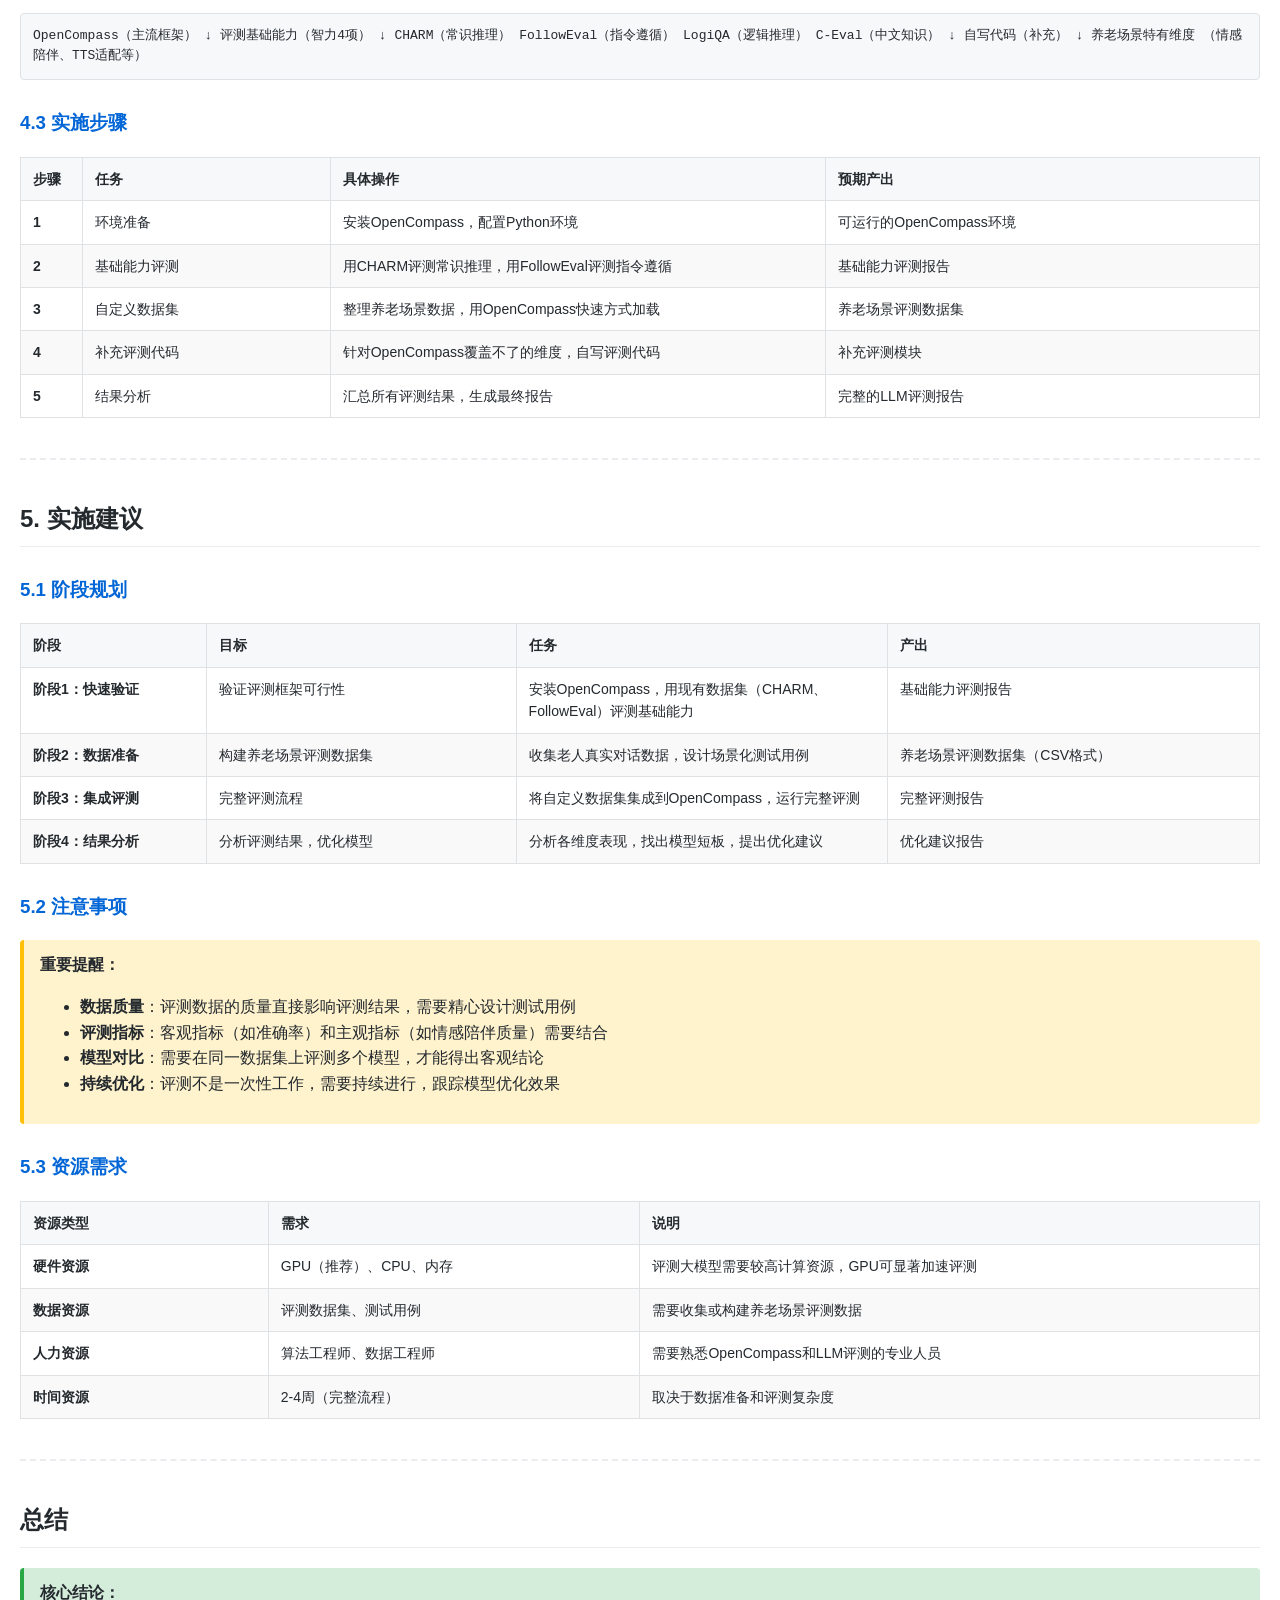
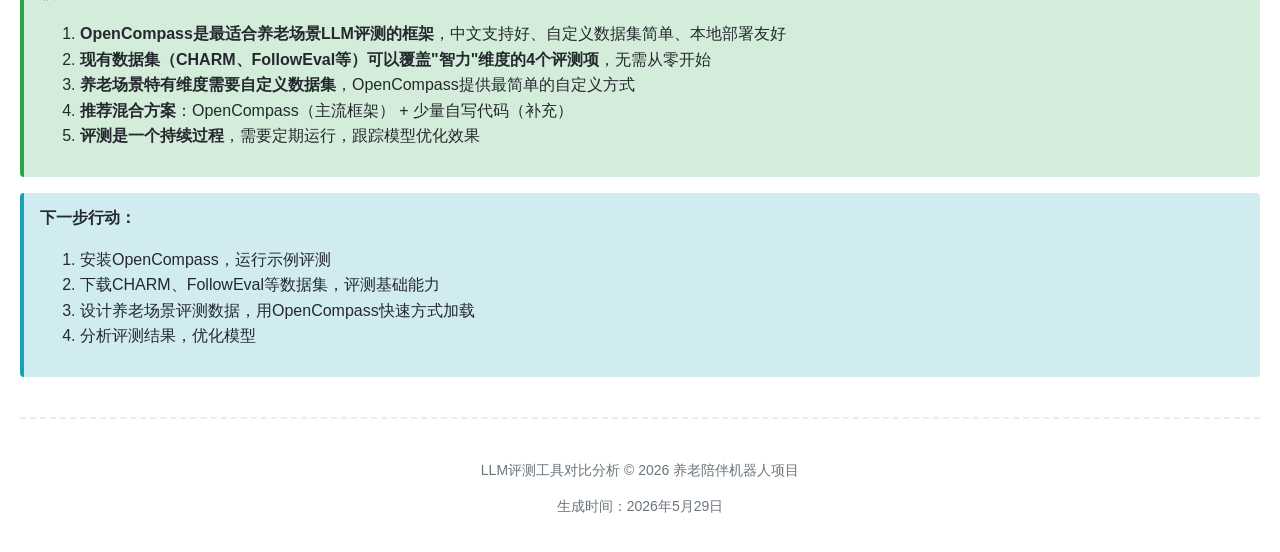
<file: module-evaluation/LLM/LLM评测工具对比.html>
<!DOCTYPE html>
<html lang="zh-CN">
<head>
<meta charset="utf-8">
<title>LLM评测工具对比分析</title>
<style>
    body {
        font-family: -apple-system, BlinkMacSystemFont, 'Segoe UI', Helvetica, Arial, sans-serif;
        line-height: 1.6;
        max-width: 1300px;
        margin: 0 auto;
        padding: 20px;
        color: #24292e;
        background-color: #fff;
    }
    h1 { border-bottom: 2px solid #eaecef; padding-bottom: .3em; }
    h2 { border-bottom: 1px solid #eaecef; padding-bottom: .3em; margin-top: 36px; }
    h3 { margin-top: 28px; color: #0366d6; }
    hr { border: none; border-top: 2px dashed #eaecef; margin: 40px 0; }
    table {
        border-collapse: collapse;
        width: 100%;
        margin: 16px 0;
        font-size: 14px;
    }
    table th, table td {
        border: 1px solid #dfe2e5;
        padding: 10px 12px;
        text-align: left;
        vertical-align: top;
    }
    table th { 
        background-color: #f6f8fa; 
        font-weight: 600; 
        color: #24292e;
    }
    table tr:nth-child(even) { background-color: #f9f9f9; }
    table tr:hover { background-color: #f1f8ff; }
    
    .recommendation { 
        background: #d4edda; 
        border-left: 4px solid #28a745; 
        padding: 12px 16px; 
        margin: 16px 0; 
        border-radius: 4px; 
    }
    .warning { 
        background: #fff3cd; 
        border-left: 4px solid #ffc107; 
        padding: 12px 16px; 
        margin: 16px 0; 
        border-radius: 4px; 
    }
    .info-box { 
        background: #d1ecf1; 
        border-left: 4px solid #17a2b8; 
        padding: 12px 16px; 
        margin: 16px 0; 
        border-radius: 4px; 
    }
    .pros { color: #28a745; font-weight: bold; }
    .cons { color: #dc3545; font-weight: bold; }
    .neutral { color: #6c757d; font-weight: bold; }
    
    .score-5 { color: #28a745; font-weight: bold; }
    .score-4 { color: #17a2b8; font-weight: bold; }
    .score-3 { color: #ffc107; font-weight: bold; }
    .score-2 { color: #fd7e14; font-weight: bold; }
    .score-1 { color: #dc3545; font-weight: bold; }
    
    .framework-card {
        border: 1px solid #dfe2e5;
        border-radius: 6px;
        padding: 16px;
        margin: 16px 0;
        background: #f8f9fa;
    }
    .framework-card h3 {
        margin-top: 0;
        color: #0366d6;
    }
    .badge-recommended {
        background: #28a745;
        color: white;
        padding: 2px 8px;
        border-radius: 12px;
        font-size: 12px;
        font-weight: bold;
    }
    .badge-alternative {
        background: #17a2b8;
        color: white;
        padding: 2px 8px;
        border-radius: 12px;
        font-size: 12px;
        font-weight: bold;
    }
    .badge-not-recommended {
        background: #dc3545;
        color: white;
        padding: 2px 8px;
        border-radius: 12px;
        font-size: 12px;
        font-weight: bold;
    }
    
    .toc { 
        background: #f8f9fa; 
        padding: 12px 20px; 
        border-radius: 6px; 
        margin: 20px 0; 
        font-size: 14px; 
    }
    .toc ul { margin: 8px 0; padding-left: 24px; }
    .toc a { color: #0366d6; text-decoration: none; }
    .toc a:hover { text-decoration: underline; }
    
    .code-block {
        background: #f6f8fa;
        border: 1px solid #dfe2e5;
        border-radius: 4px;
        padding: 12px;
        font-family: 'Consolas', 'Monaco', monospace;
        font-size: 13px;
        overflow-x: auto;
        margin: 12px 0;
    }
    .highlight-row { background-color: #fff3cd !important; }
</style>
</head>
<body>

<h1>LLM评测工具对比分析</h1>

<div class="toc">
<strong>目录</strong>
<ul>
    <li><a href="#overview">1. 评测工具概述</a></li>
    <li><a href="#comparison">2. 详细对比分析</a></li>
    <li><a href="#frameworks">3. 各框架详细说明</a></li>
    <li><a href="#recommendation">4. 推荐方案</a></li>
    <li><a href="#implementation">5. 实施建议</a></li>
</ul>
</div>

<hr>

<!-- ==================== 概述 ==================== -->
<h2 id="overview">1. 评测工具概述</h2>

<div class="info-box">
<strong>背景：</strong>针对养老陪伴机器人场景的LLM评测需求，需要对"智力"维度的4个评测项（指令遵循、中文特有知识、常识推理、逻辑推理）进行系统评测。本文档对比分析了现有的评测工具和框架，为选择合适的技术方案提供依据。
</div>

<h3>评测需求分析</h3>
<table>
<thead>
    <tr>
        <th width="20%">评测维度</th>
        <th width="30%">评测内容</th>
        <th width="50%">现有数据集/工具</th>
    </tr>
</thead>
<tbody>
    <tr>
        <td><strong>指令遵循</strong></td>
        <td>精确理解并执行复杂或模糊指令</td>
        <td>FollowEval、IFEval</td>
    </tr>
    <tr>
        <td><strong>中文特有知识</strong></td>
        <td>理解二十四节气、传统节日、民俗习惯等</td>
        <td>C-Eval、CMMLU</td>
    </tr>
    <tr>
        <td><strong>常识推理</strong></td>
        <td>日常生活场景的常识判断</td>
        <td>CHARM（推荐）、CommonSenseQA</td>
    </tr>
    <tr>
        <td><strong>逻辑推理</strong></td>
        <td>简单因果、条件推理</td>
        <td>LogiQA、FollowEval</td>
    </tr>
</tbody>
</table>

<h3>评测框架分类</h3>
<table>
<thead>
    <tr>
        <th width="20%">框架类型</th>
        <th width="40%">代表工具</th>
        <th width="40%">特点</th>
    </tr>
</thead>
<tbody>
    <tr>
        <td><strong>综合评测框架</strong></td>
        <td>OpenCompass、lm-evaluation-harness</td>
        <td>支持多种数据集，标准化评测流程</td>
    </tr>
    <tr>
        <td><strong>专项评测工具</strong></td>
        <td>DeepEval、AgentEvals</td>
        <td>针对特定场景（RAG、Agent）</td>
    </tr>
    <tr>
        <td><strong>自定义开发</strong></td>
        <td>自建评测代码</td>
        <td>高度灵活，但开发成本高</td>
    </tr>
</tbody>
</table>

<hr>

<!-- ==================== 详细对比 ==================== -->
<h2 id="comparison">2. 详细对比分析</h2>

<h3>2.1 核心指标对比</h3>
<table>
<thead>
    <tr>
        <th width="15%">评测指标</th>
        <th width="15%">OpenCompass</th>
        <th width="15%">lm-eval</th>
        <th width="15%">DeepEval</th>
        <th width="15%">自定义开发</th>
        <th width="25%">说明</th>
    </tr>
</thead>
<tbody>
    <tr class="highlight-row">
        <td><strong>中文支持</strong></td>
        <td class="score-5">⭐⭐⭐⭐⭐</td>
        <td class="score-3">⭐⭐⭐</td>
        <td class="score-2">⭐⭐</td>
        <td class="score-5">⭐⭐⭐⭐⭐</td>
        <td>OpenCompass由中国团队开发，中文支持最好</td>
    </tr>
    <tr>
        <td><strong>本地部署</strong></td>
        <td class="score-5">⭐⭐⭐⭐⭐</td>
        <td class="score-5">⭐⭐⭐⭐⭐</td>
        <td class="score-5">⭐⭐⭐⭐⭐</td>
        <td class="score-5">⭐⭐⭐⭐⭐</td>
        <td>所有框架都支持本地部署</td>
    </tr>
    <tr class="highlight-row">
        <td><strong>自定义数据集</strong></td>
        <td class="score-5">⭐⭐⭐⭐⭐</td>
        <td class="score-4">⭐⭐⭐⭐</td>
        <td class="score-4">⭐⭐⭐⭐</td>
        <td class="score-5">⭐⭐⭐⭐⭐</td>
        <td>OpenCompass提供最简单的自定义方式</td>
    </tr>
    <tr>
        <td><strong>养老场景适配</strong></td>
        <td class="score-4">⭐⭐⭐⭐</td>
        <td class="score-3">⭐⭐⭐</td>
        <td class="score-3">⭐⭐⭐</td>
        <td class="score-5">⭐⭐⭐⭐⭐</td>
        <td>自定义开发最灵活，但成本高</td>
    </tr>
    <tr>
        <td><strong>使用难度</strong></td>
        <td class="score-4">⭐⭐⭐⭐</td>
        <td class="score-3">⭐⭐⭐</td>
        <td class="score-4">⭐⭐⭐⭐</td>
        <td class="score-1">⭐</td>
        <td>OpenCompass相对易用</td>
    </tr>
    <tr>
        <td><strong>社区支持</strong></td>
        <td class="score-4">⭐⭐⭐⭐</td>
        <td class="score-5">⭐⭐⭐⭐⭐</td>
        <td class="score-3">⭐⭐⭐</td>
        <td class="score-1">⭐</td>
        <td>lm-eval社区最活跃</td>
    </tr>
    <tr>
        <td><strong>文档完善度</strong></td>
        <td class="score-5">⭐⭐⭐⭐⭐</td>
        <td class="score-4">⭐⭐⭐⭐</td>
        <td class="score-3">⭐⭐⭐</td>
        <td class="score-1">⭐</td>
        <td>OpenCompass有完善中文文档</td>
    </tr>
    <tr>
        <td><strong>内置数据集</strong></td>
        <td class="score-5">⭐⭐⭐⭐⭐</td>
        <td class="score-4">⭐⭐⭐⭐</td>
        <td class="score-2">⭐⭐</td>
        <td class="score-1">⭐</td>
        <td>OpenCompass内置最多中文数据集</td>
    </tr>
</tbody>
</table>

<h3>2.2 功能详细对比</h3>
<table>
<thead>
    <tr>
        <th width="20%">功能项</th>
        <th width="20%">OpenCompass</th>
        <th width="20%">lm-evaluation-harness</th>
        <th width="20%">DeepEval</th>
        <th width="20%">自定义开发</th>
    </tr>
</thead>
<tbody>
    <tr>
        <td><strong>数据格式支持</strong></td>
        <td>CSV、JSON、JSONL、自定义</td>
        <td>JSON、自定义格式</td>
        <td>CSV、JSON</td>
        <td>任意格式</td>
    </tr>
    <tr>
        <td><strong>评测方式</strong></td>
        <td>规则、AI裁判、人工</td>
        <td>规则、概率</td>
        <td>规则、AI裁判</td>
        <td>自定义</td>
    </tr>
    <tr>
        <td><strong>模型支持</strong></td>
        <td>本地、API、HuggingFace</td>
        <td>本地、HuggingFace</td>
        <td>API、本地</td>
        <td>自定义</td>
    </tr>
    <tr>
        <td><strong>结果可视化</strong></td>
        <td>✅ 自动生成报告</td>
        <td>⚠️ 需自行处理</td>
        <td>✅ 可视化面板</td>
        <td>❌ 需自行开发</td>
    </tr>
    <tr>
        <td><strong>团队协作</strong></td>
        <td>✅ 配置可共享</td>
        <td>⚠️ 需统一环境</td>
        <td>✅ 支持CI/CD</td>
        <td>⚠️ 取决于实现</td>
    </tr>
    <tr>
        <td><strong>安装复杂度</strong></td>
        <td>⚠️ 中等（需Python 3.10）</td>
        <td>✅ 简单（pip install）</td>
        <td>✅ 简单</td>
        <td>❌ 高</td>
    </tr>
    <tr>
        <td><strong>学习曲线</strong></td>
        <td>⚠️ 中等</td>
        <td>⚠️ 中等</td>
        <td>✅ 较平缓</td>
        <td>❌ 陡峭</td>
    </tr>
</tbody>
</table>

<h3>2.3 优缺点总结</h3>

<div class="framework-card">
<h3><span class="badge-recommended">推荐</span> OpenCompass</h3>
<div class="pros">✅ 优势：</div>
<ul>
    <li><strong>中文支持最好</strong>：上海人工智能实验室开发，内置CHARM、C-Eval等中文数据集</li>
    <li><strong>自定义数据集最简单</strong>：支持快速方式（直接加载CSV）和完整集成方式</li>
    <li><strong>本地部署友好</strong>：支持HuggingFace模型本地加载，无需联网</li>
    <li><strong>文档完善</strong>：有详细的中文教程和示例</li>
    <li><strong>灵活评测方式</strong>：支持规则匹配、AI裁判、人工评测等多种方式</li>
</ul>
<div class="cons">❌ 劣势：</div>
<ul>
    <li>安装稍复杂（需要Python 3.10+）</li>
    <li>部分数据集需要从HuggingFace下载（可能需要科学上网）</li>
    <li>框架相对较重，学习曲线中等</li>
</ul>
<div class="neutral">⚠️ 适用场景：</div>
<p>中文LLM评测、需要自定义数据集、养老场景等垂直领域评测</p>
</div>

<div class="framework-card">
<h3><span class="badge-alternative">备选</span> lm-evaluation-harness</h3>
<div class="pros">✅ 优势：</div>
<ul>
    <li><strong>社区最活跃</strong>：EleutherAI维护，社区支持好</li>
    <li><strong>安装简单</strong>：pip install即可使用</li>
    <li><strong>支持数据集多</strong>：60+标准学术数据集</li>
    <li><strong>轻量级</strong>：框架简洁，易于理解</li>
</ul>
<div class="cons">❌ 劣势：</div>
<ul>
    <li><strong>中文支持较弱</strong>：主要面向英文数据集，中文数据集需要自己找</li>
    <li><strong>自定义数据集较复杂</strong>：需要写Python类，配置不如OpenCompass直观</li>
    <li><strong>对养老场景不够友好</strong>：主要针对学术评测，对话式评测支持不如OpenCompass</li>
    <li><strong>文档主要是英文</strong>：对中文用户不够友好</li>
</ul>
<div class="neutral">⚠️ 适用场景：</div>
<p>英文模型评测、熟悉EleutherAI生态、OpenCompass装不上的备选方案</p>
</div>

<div class="framework-card">
<h3><span class="badge-alternative">备选</span> DeepEval</h3>
<div class="pros">✅ 优势：</div>
<ul>
    <li><strong>单元测试风格</strong>：对开发者友好，易于集成到CI/CD</li>
    <li><strong>支持自定义指标</strong>：灵活定义评测标准</li>
    <li><strong>可视化面板</strong>：提供评测结果可视化</li>
</ul>
<div class="cons">❌ 劣势：</div>
<ul>
    <li><strong>中文支持差</strong>：主要面向英文场景，中文文档和数据集少</li>
    <li><strong>不适合传统NLP评测</strong>：更适合RAG、Agent评测，对传统NLP任务支持不如OpenCompass</li>
    <li><strong>社区较小</strong>：遇到问题解决可能较慢</li>
</ul>
<div class="neutral">⚠️ 适用场景：</div>
<p>RAG系统评测、Agent评测、需要集成到CI/CD流水线</p>
</div>

<div class="framework-card">
<h3><span class="badge-not-recommended">不推荐</span> 自定义开发</h3>
<div class="pros">✅ 优势：</div>
<ul>
    <li><strong>完全可控</strong>：可以实现任何定制化需求</li>
    <li><strong>无框架依赖</strong>：不依赖第三方框架</li>
</ul>
<div class="cons">❌ 劣势：</div>
<ul>
    <li><strong>重复造轮子</strong>：数据加载、推理、评测逻辑都要自己写</li>
    <li><strong>不可复现</strong>：评测逻辑可能写错，结果难以与其他研究对比</li>
    <li><strong>维护成本高</strong>：每次新增模型/数据集都要改代码</li>
    <li><strong>开发周期长</strong>：需要大量时间开发和测试</li>
</ul>
<div class="neutral">⚠️ 仅适用场景：</div>
<p>现有框架都满足不了需求、需要高度定制化的评测逻辑、有充足的时间和人力</p>
</div>

<hr>

<!-- ==================== 各框架详细说明 ==================== -->
<h2 id="frameworks">3. 各框架详细说明</h2>

<h3>3.1 OpenCompass 使用指南</h3>

<div class="info-box">
<strong>OpenCompass</strong> 是上海人工智能实验室开发的大模型评测框架，支持60+数据集，特别适合中文LLM评测。
</div>

<h4>安装步骤</h4>
<div class="code-block">
# 1. 克隆仓库
git clone https://github.com/open-compass/opencompass.git
cd opencompass

# 2. 创建conda环境（推荐）
conda create -n opencompass python=3.10
conda activate opencompass

# 3. 安装依赖
pip install -e .
</div>

<h4>快速使用 - 自定义数据集（临时方式）</h4>
<div class="code-block">
# 准备数据文件（CSV格式）
# data.csv 内容：
# question,answer
# "北京的天气怎么样？","北京今天晴天，温度20度"

# 运行评测
python run.py \
  --models your_model_config \
  --datasets custom \
  --dataset-args '{"custom": {"path": "data.csv", "format": "csv"}}'
</div>

<h4>完整集成 - 自定义数据集（长期方式）</h4>
<div class="code-block">
# 1. 创建数据集配置
# configs/datasets/your_dataset/your_dataset_gen_xx14c8.py

from opencompass.datasets import GenDataset

your_dataset = dict(
    type=GenDataset,
    path='data/your_dataset/data.csv',
    reader_cfg=dict(
        input_column='question',
        output_column='answer',
    ),
    infer_cfg=dict(
        prompt_template=dict(
            type=PromptTemplate,
            template=dict(
                begin='<用户>{question}<AI>',
            ),
        ),
        retriever=dict(type=ZeroRetriever),
        inferencer=dict(type=GenInferencer),
    ),
    eval_cfg=dict(
        evaluator=dict(type=AccEvaluator),
        pred_role='AI',
    ),
)

# 2. 运行评测
python run.py --datasets your_dataset
</div>

<h4>养老场景示例</h4>
<div class="code-block">
# 数据文件：data/elderly_intelligence/data.csv
# id,dimension,sub_dimension,question,reference_answer,scoring_criteria
# 1,智力,指令遵循,"请帮我设置明天早上7点的吃药提醒","好的，已为您设置明天早上7点的吃药提醒",是否正确执行指令

# 运行评测
python run.py \
  --models qwen2_7b \
  --datasets elderly_intelligence \
  --work-dir outputs/elderly_test
</div>

<h3>3.2 lm-evaluation-harness 使用指南</h3>

<div class="info-box">
<strong>lm-evaluation-harness</strong> 是EleutherAI开发的评测框架，社区活跃，支持60+数据集。
</div>

<h4>安装步骤</h4>
<div class="code-block">
# 安装
pip install lm-eval

# 验证安装
lm-eval --help
</div>

<h4>使用示例</h4>
<div class="code-block">
# 评测本地模型
lm-eval --model hf \
  --model_args pretrained=your_model_path \
  --tasks hellaswag,winogrande \
  --device cuda:0 \
  --output_path results/

# 自定义数据集（需要写Python类）
# 参考：https://github.com/EleutherAI/lm-evaluation-harness/blob/main/docs/new_task_guide.md
</div>

<h3>3.3 DeepEval 使用指南</h3>

<div class="info-box">
<strong>DeepEval</strong> 是LLM评测框架，支持单元测试风格评测，适合CI/CD集成。
</div>

<h4>安装步骤</h4>
<div class="code-block">
# 安装
pip install deepeval

# 验证安装
deepeval --help
</div>

<h4>使用示例</h4>
<div class="code-block">
from deepeval import assert_test
from deepeval.test_case import LLMTestCase
from deepeval.metrics import AnswerRelevancyMetric

# 定义测试用例
test_case = LLMTestCase(
    input="请帮我设置明天早上7点的吃药提醒",
    actual_output="好的，已为您设置明天早上7点的吃药提醒",
    expected_output="好的，已为您设置明天早上7点的吃药提醒"
)

# 定义评测指标
metric = AnswerRelevancyMetric(threshold=0.7)

# 运行评测
assert_test(test_case, [metric])
</div>

<hr>

<!-- ==================== 推荐方案 ==================== -->
<h2 id="recommendation">4. 推荐方案</h2>

<div class="recommendation">
<strong>最终推荐：</strong>使用 <strong>OpenCompass</strong> 作为主评测框架，配合少量自定义代码补充养老场景特有维度。
</div>

<h3>4.1 推荐理由</h3>
<table>
<thead>
    <tr>
        <th width="20%">评测需求</th>
        <th width="20%">OpenCompass</th>
        <th width="20%">lm-eval</th>
        <th width="20%">DeepEval</th>
        <th width="20%">自定义开发</th>
    </tr>
</thead>
<tbody>
    <tr>
        <td><strong>中文常识推理</strong></td>
        <td class="score-5">✅ CHARM内置</td>
        <td class="score-3">⚠️ 需自己找</td>
        <td class="score-2">⚠️ 需自己找</td>
        <td class="score-4">✅ 但费时</td>
    </tr>
    <tr>
        <td><strong>指令遵循</strong></td>
        <td class="score-5">✅ FollowEval支持</td>
        <td class="score-4">✅ 支持</td>
        <td class="score-3">⚠️ 一般</td>
        <td class="score-4">✅ 但费时</td>
    </tr>
    <tr>
        <td><strong>逻辑推理</strong></td>
        <td class="score-5">✅ LogiQA内置</td>
        <td class="score-4">✅ 支持</td>
        <td class="score-3">⚠️ 一般</td>
        <td class="score-4">✅ 但费时</td>
    </tr>
    <tr>
        <td><strong>中文特有知识</strong></td>
        <td class="score-5">✅ C-Eval内置</td>
        <td class="score-3">⚠️ 需自己找</td>
        <td class="score-2">⚠️ 需自己找</td>
        <td class="score-4">✅ 但费时</td>
    </tr>
    <tr>
        <td><strong>养老场景定制</strong></td>
        <td class="score-5">✅ 自定义简单</td>
        <td class="score-3">⚠️ 较复杂</td>
        <td class="score-3">⚠️ 较复杂</td>
        <td class="score-5">✅ 完全可控</td>
    </tr>
</tbody>
</table>

<h3>4.2 混合方案架构</h3>
<div class="info-box">
<strong>推荐架构：</strong>OpenCompass（主流框架） + 少量自写代码（补充）
</div>

<div class="code-block">
OpenCompass（主流框架）
    ↓
评测基础能力（智力4项）
    ↓
CHARM（常识推理）
FollowEval（指令遵循）
LogiQA（逻辑推理）
C-Eval（中文知识）
    ↓
自写代码（补充）
    ↓
养老场景特有维度
（情感陪伴、TTS适配等）
</div>

<h3>4.3 实施步骤</h3>
<table>
<thead>
    <tr>
        <th width="5%">步骤</th>
        <th width="20%">任务</th>
        <th width="40%">具体操作</th>
        <th width="35%">预期产出</th>
    </tr>
</thead>
<tbody>
    <tr>
        <td><strong>1</strong></td>
        <td>环境准备</td>
        <td>安装OpenCompass，配置Python环境</td>
        <td>可运行的OpenCompass环境</td>
    </tr>
    <tr>
        <td><strong>2</strong></td>
        <td>基础能力评测</td>
        <td>用CHARM评测常识推理，用FollowEval评测指令遵循</td>
        <td>基础能力评测报告</td>
    </tr>
    <tr>
        <td><strong>3</strong></td>
        <td>自定义数据集</td>
        <td>整理养老场景数据，用OpenCompass快速方式加载</td>
        <td>养老场景评测数据集</td>
    </tr>
    <tr>
        <td><strong>4</strong></td>
        <td>补充评测代码</td>
        <td>针对OpenCompass覆盖不了的维度，自写评测代码</td>
        <td>补充评测模块</td>
    </tr>
    <tr>
        <td><strong>5</strong></td>
        <td>结果分析</td>
        <td>汇总所有评测结果，生成最终报告</td>
        <td>完整的LLM评测报告</td>
    </tr>
</tbody>
</table>

<hr>

<!-- ==================== 实施建议 ==================== -->
<h2 id="implementation">5. 实施建议</h2>

<h3>5.1 阶段规划</h3>
<table>
<thead>
    <tr>
        <th width="15%">阶段</th>
        <th width="25%">目标</th>
        <th width="30%">任务</th>
        <th width="30%">产出</th>
    </tr>
</thead>
<tbody>
    <tr>
        <td><strong>阶段1：快速验证</strong></td>
        <td>验证评测框架可行性</td>
        <td>安装OpenCompass，用现有数据集（CHARM、FollowEval）评测基础能力</td>
        <td>基础能力评测报告</td>
    </tr>
    <tr>
        <td><strong>阶段2：数据准备</strong></td>
        <td>构建养老场景评测数据集</td>
        <td>收集老人真实对话数据，设计场景化测试用例</td>
        <td>养老场景评测数据集（CSV格式）</td>
    </tr>
    <tr>
        <td><strong>阶段3：集成评测</strong></td>
        <td>完整评测流程</td>
        <td>将自定义数据集集成到OpenCompass，运行完整评测</td>
        <td>完整评测报告</td>
    </tr>
    <tr>
        <td><strong>阶段4：结果分析</strong></td>
        <td>分析评测结果，优化模型</td>
        <td>分析各维度表现，找出模型短板，提出优化建议</td>
        <td>优化建议报告</td>
    </tr>
</tbody>
</table>

<h3>5.2 注意事项</h3>
<div class="warning">
<strong>重要提醒：</strong>
<ul>
    <li><strong>数据质量</strong>：评测数据的质量直接影响评测结果，需要精心设计测试用例</li>
    <li><strong>评测指标</strong>：客观指标（如准确率）和主观指标（如情感陪伴质量）需要结合</li>
    <li><strong>模型对比</strong>：需要在同一数据集上评测多个模型，才能得出客观结论</li>
    <li><strong>持续优化</strong>：评测不是一次性工作，需要持续进行，跟踪模型优化效果</li>
</ul>
</div>

<h3>5.3 资源需求</h3>
<table>
<thead>
    <tr>
        <th width="20%">资源类型</th>
        <th width="30%">需求</th>
        <th width="50%">说明</th>
    </tr>
</thead>
<tbody>
    <tr>
        <td><strong>硬件资源</strong></td>
        <td>GPU（推荐）、CPU、内存</td>
        <td>评测大模型需要较高计算资源，GPU可显著加速评测</td>
    </tr>
    <tr>
        <td><strong>数据资源</strong></td>
        <td>评测数据集、测试用例</td>
        <td>需要收集或构建养老场景评测数据</td>
    </tr>
    <tr>
        <td><strong>人力资源</strong></td>
        <td>算法工程师、数据工程师</td>
        <td>需要熟悉OpenCompass和LLM评测的专业人员</td>
    </tr>
    <tr>
        <td><strong>时间资源</strong></td>
        <td>2-4周（完整流程）</td>
        <td>取决于数据准备和评测复杂度</td>
    </tr>
</tbody>
</table>

<hr>

<!-- ==================== 总结 ==================== -->
<h2>总结</h2>

<div class="recommendation">
<strong>核心结论：</strong>
<ol>
    <li><strong>OpenCompass是最适合养老场景LLM评测的框架</strong>，中文支持好、自定义数据集简单、本地部署友好</li>
    <li><strong>现有数据集（CHARM、FollowEval等）可以覆盖"智力"维度的4个评测项</strong>，无需从零开始</li>
    <li><strong>养老场景特有维度需要自定义数据集</strong>，OpenCompass提供最简单的自定义方式</li>
    <li><strong>推荐混合方案</strong>：OpenCompass（主流框架） + 少量自写代码（补充）</li>
    <li><strong>评测是一个持续过程</strong>，需要定期运行，跟踪模型优化效果</li>
</ol>
</div>

<div class="info-box">
<strong>下一步行动：</strong>
<ol>
    <li>安装OpenCompass，运行示例评测</li>
    <li>下载CHARM、FollowEval等数据集，评测基础能力</li>
    <li>设计养老场景评测数据，用OpenCompass快速方式加载</li>
    <li>分析评测结果，优化模型</li>
</ol>
</div>

<hr>

<footer style="text-align: center; color: #6c757d; font-size: 14px; margin-top: 40px;">
    <p>LLM评测工具对比分析 &copy; 2026 养老陪伴机器人项目</p>
    <p>生成时间：2026年5月29日</p>
</footer>

</body>
</html>
</file>
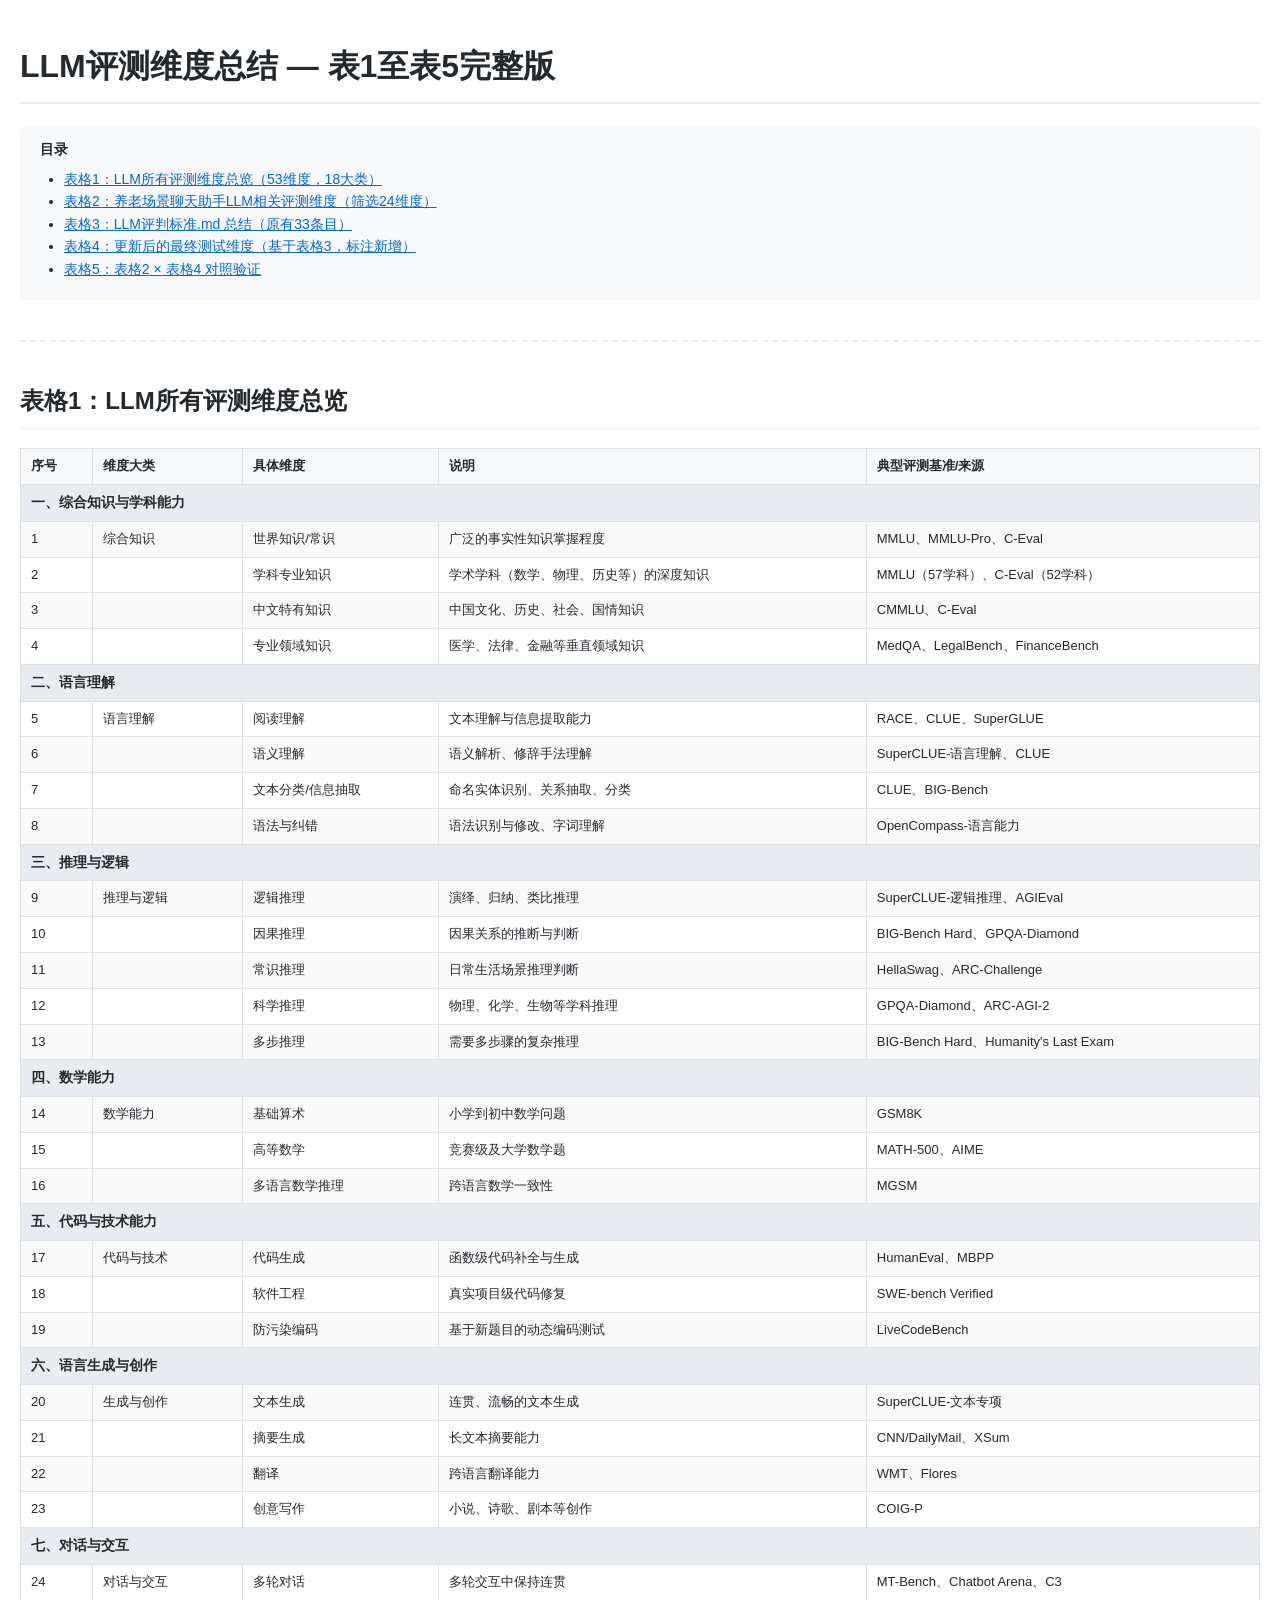
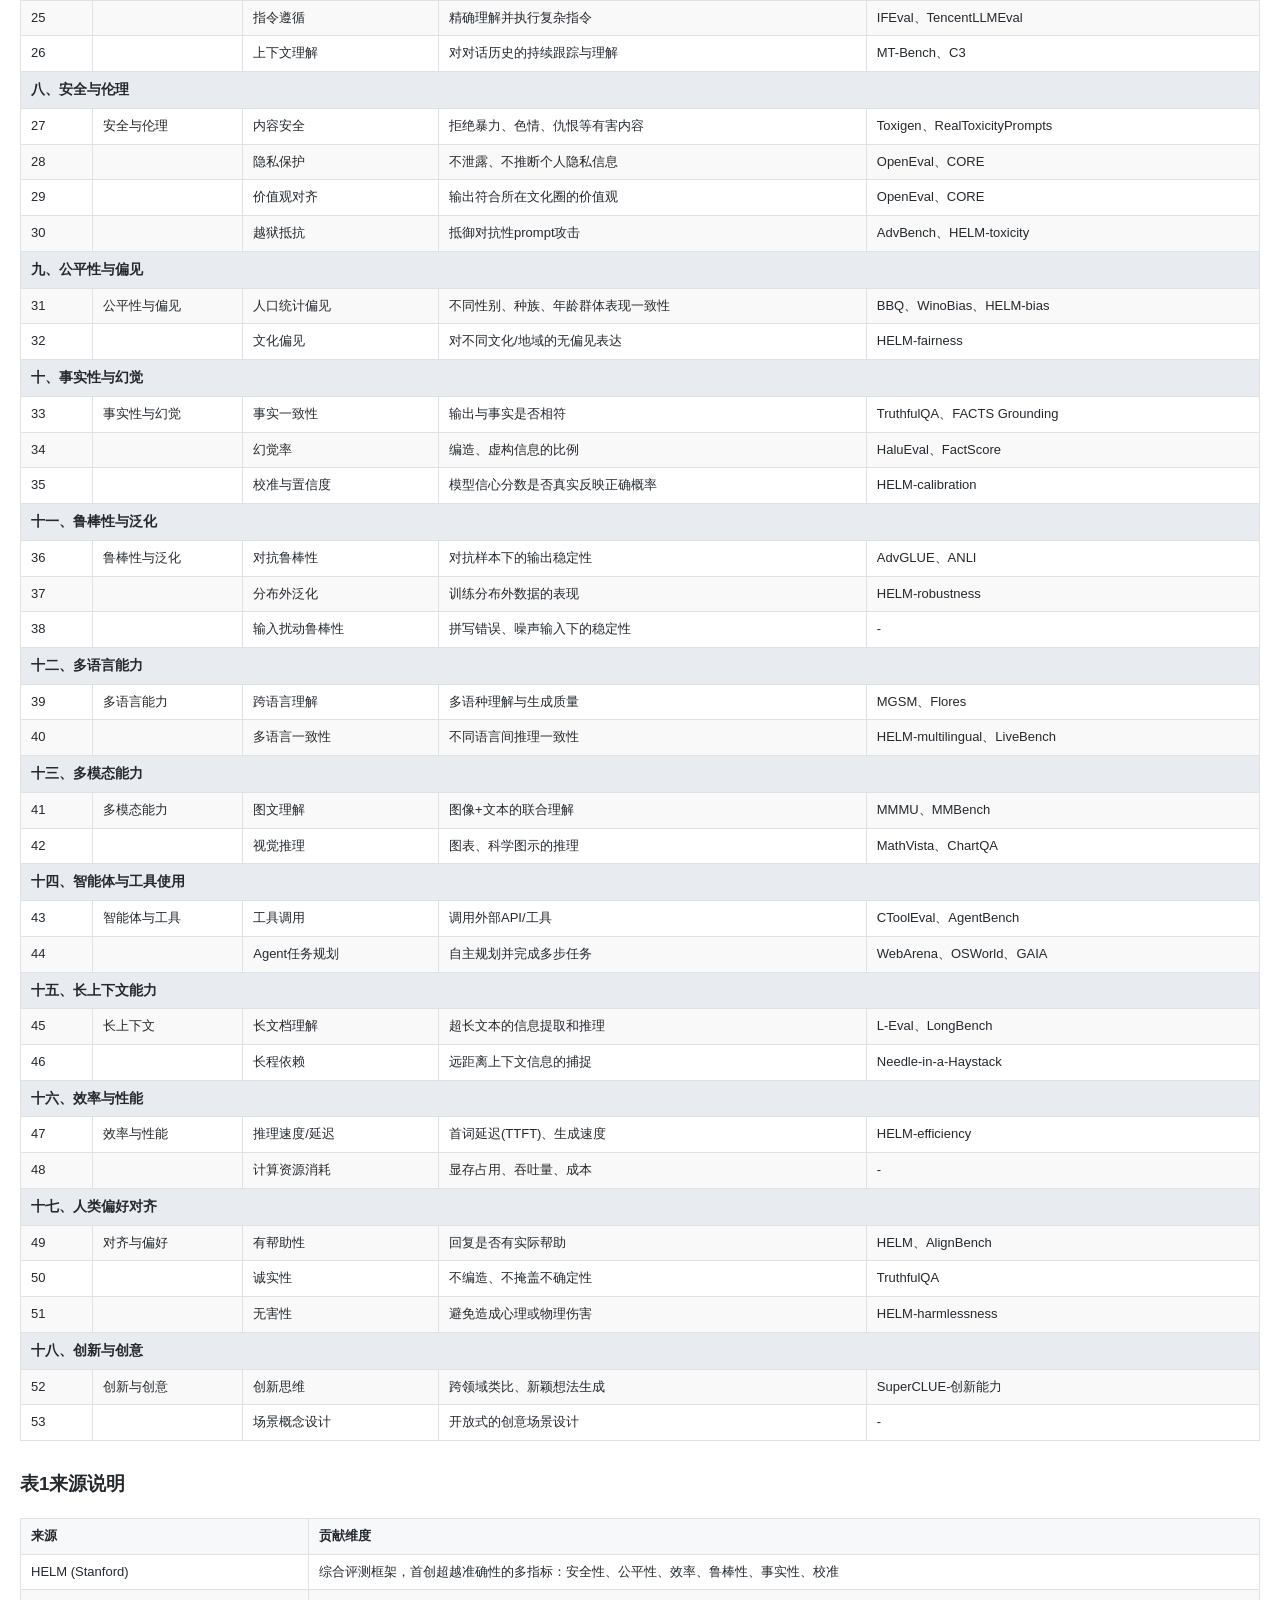
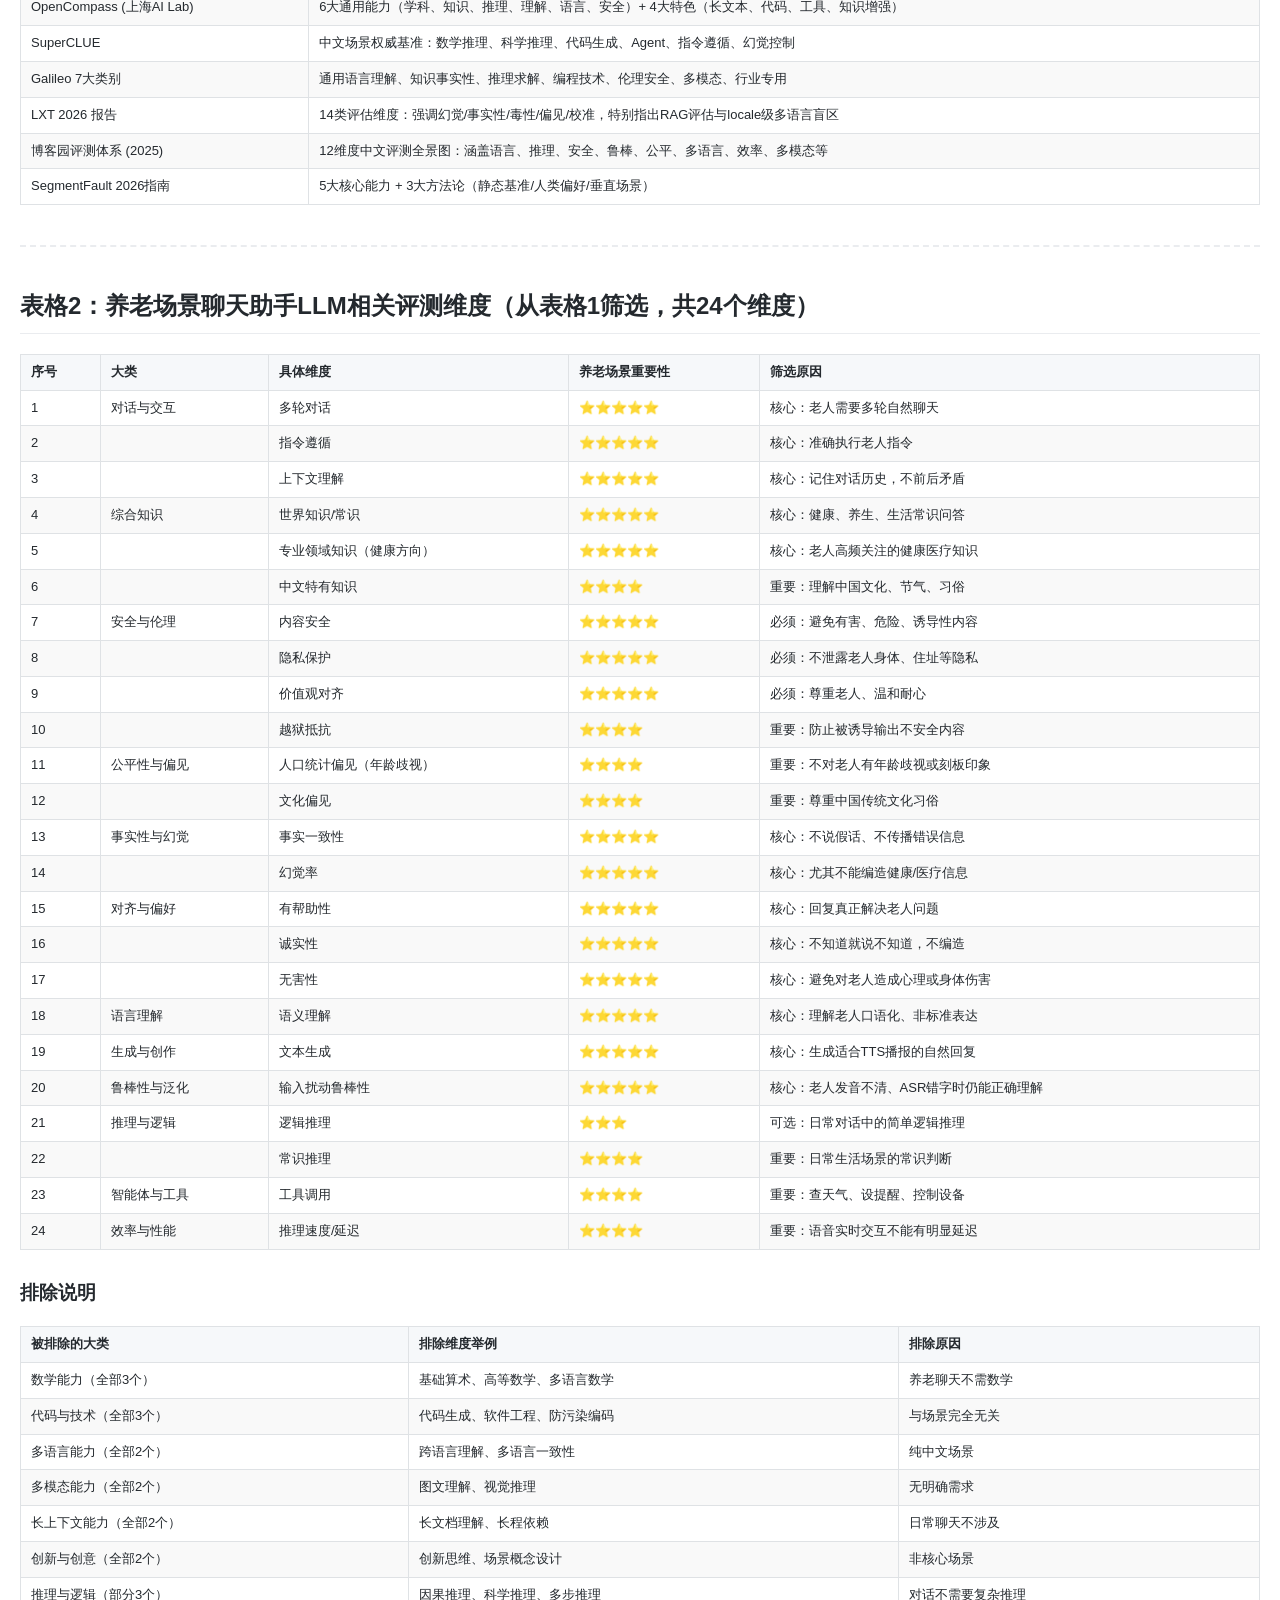
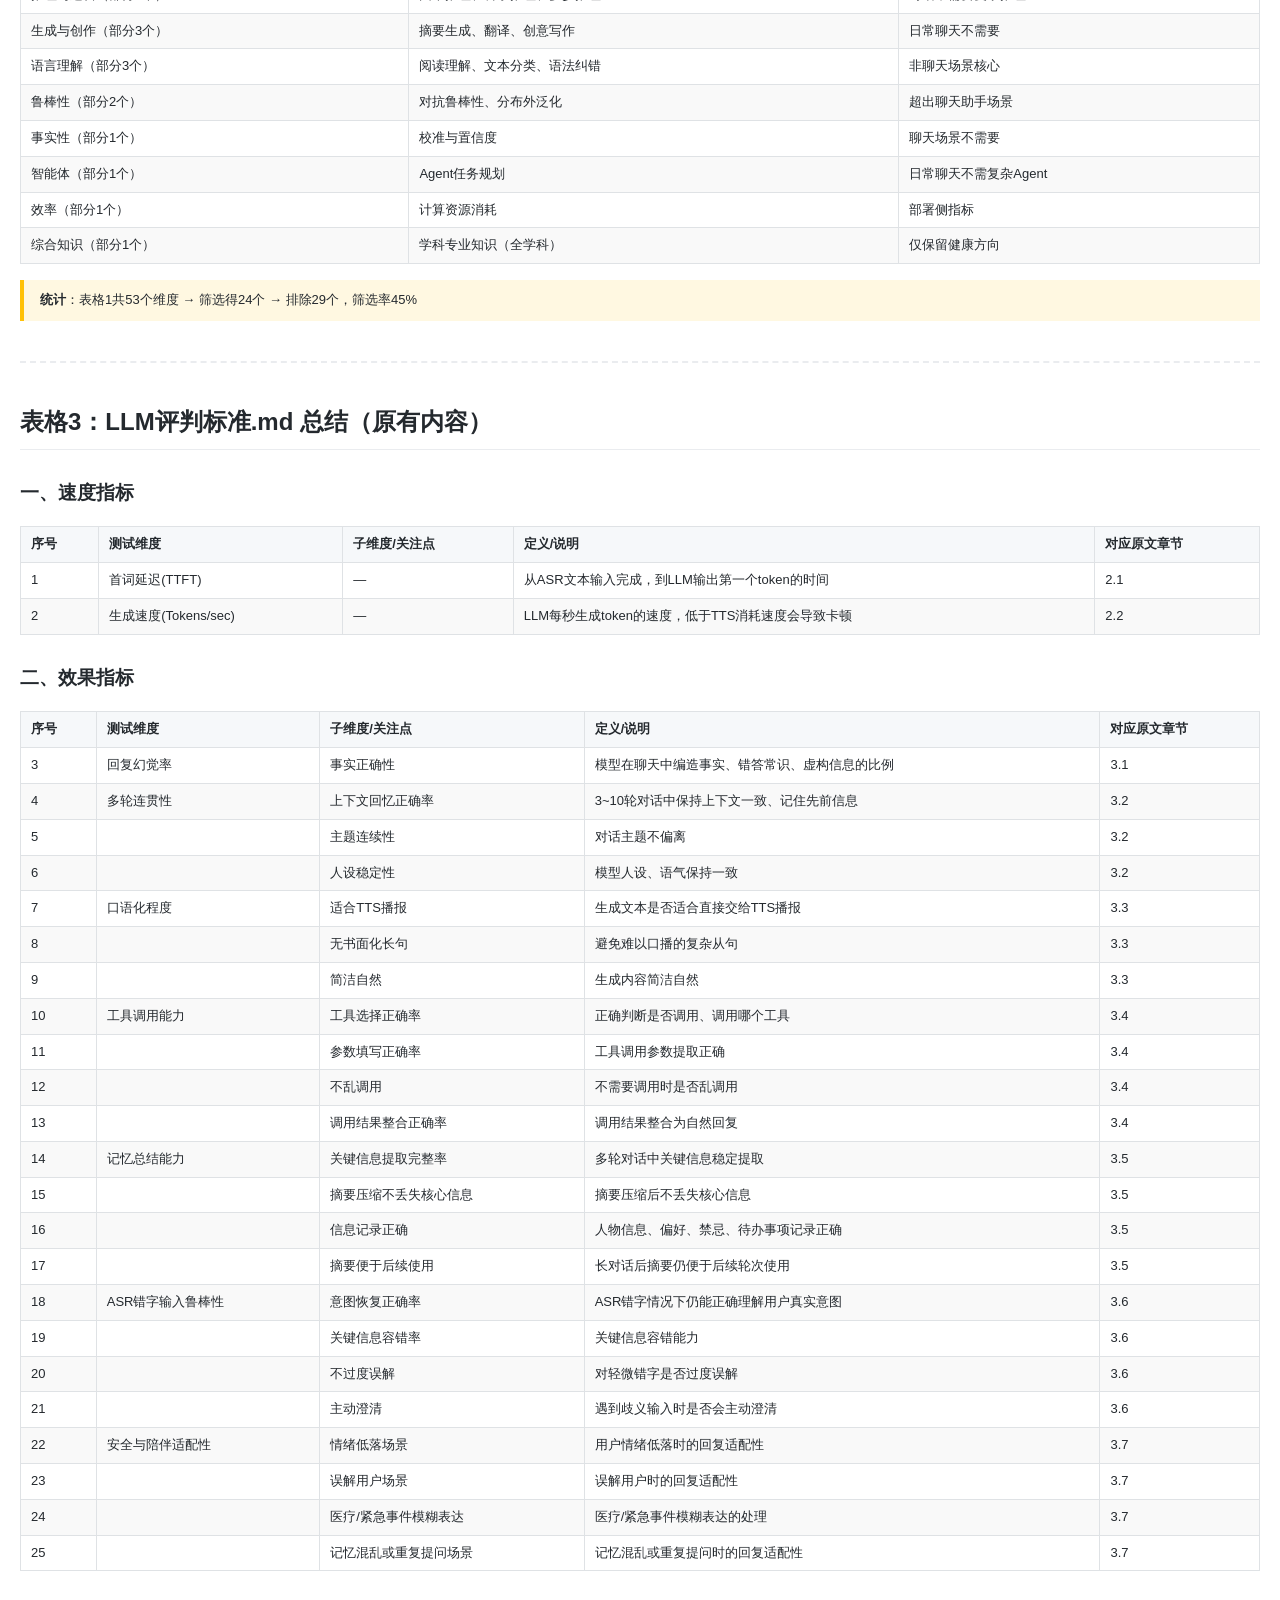
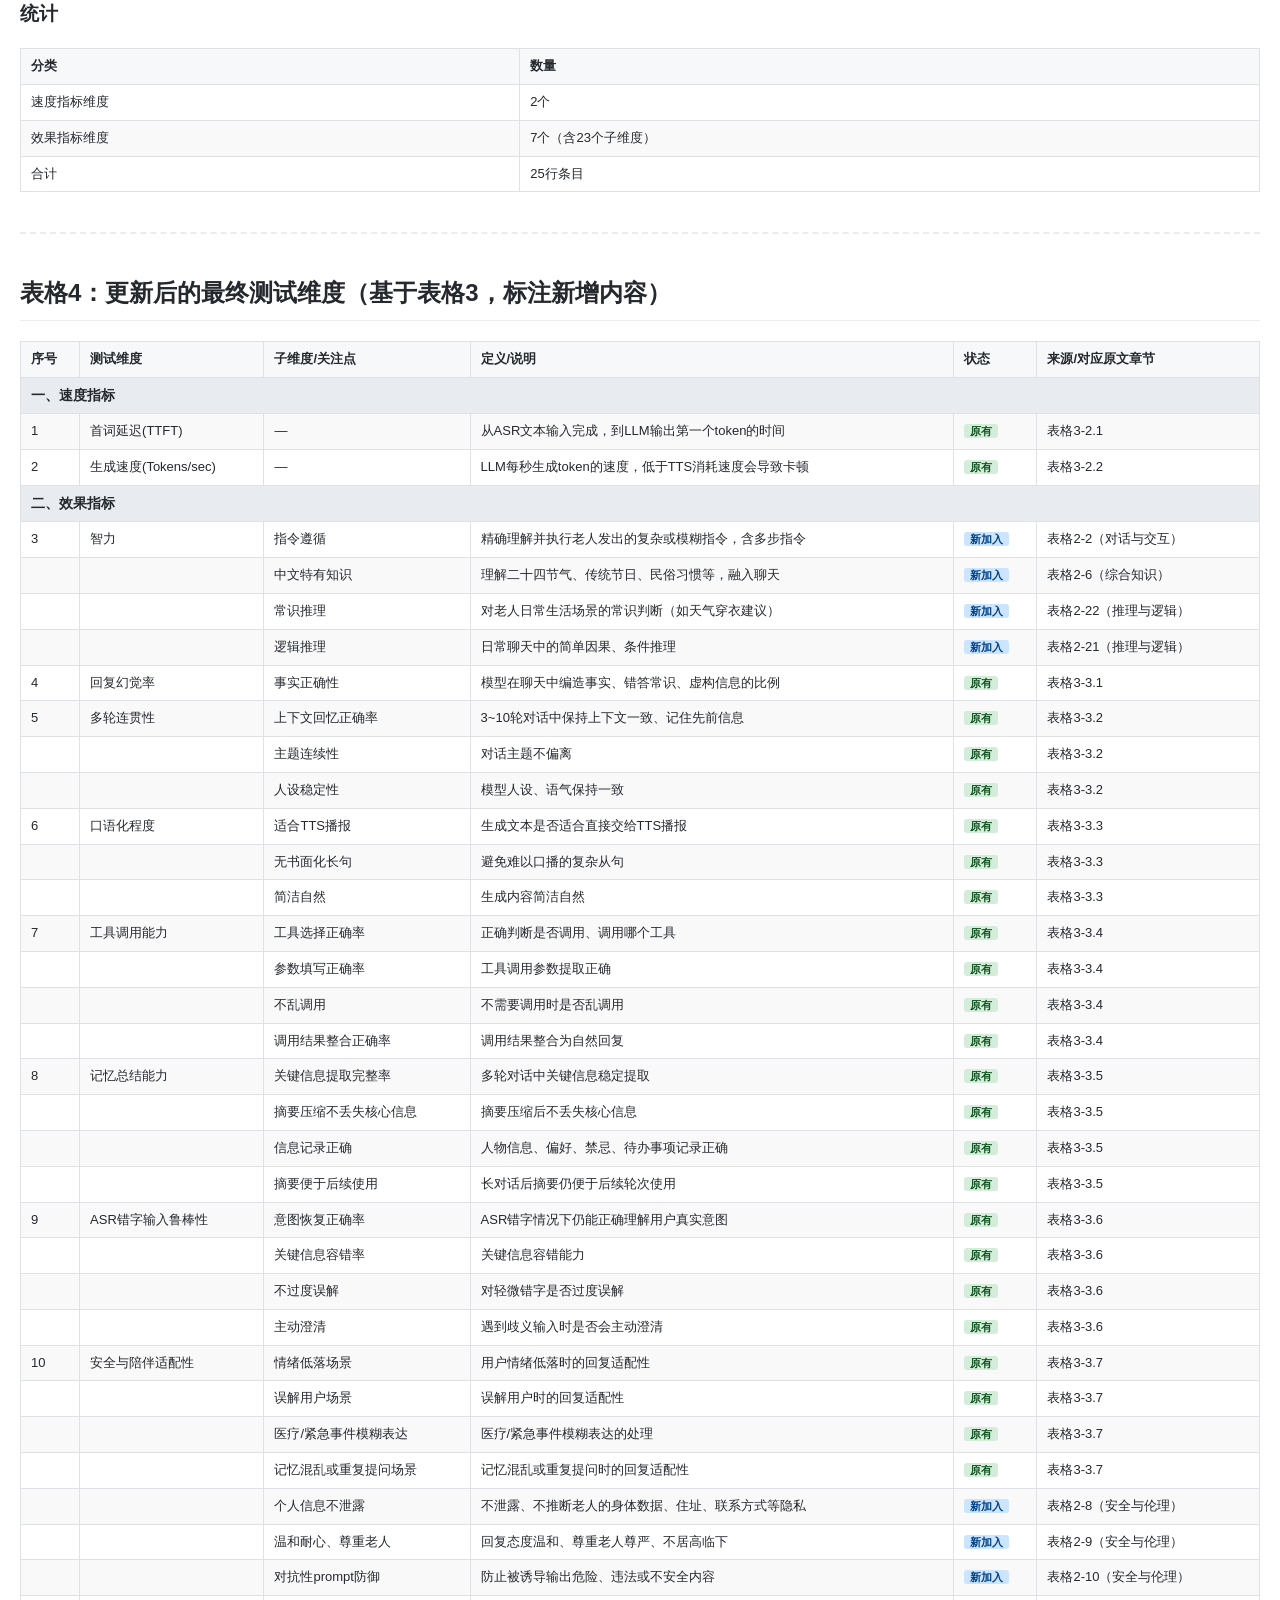
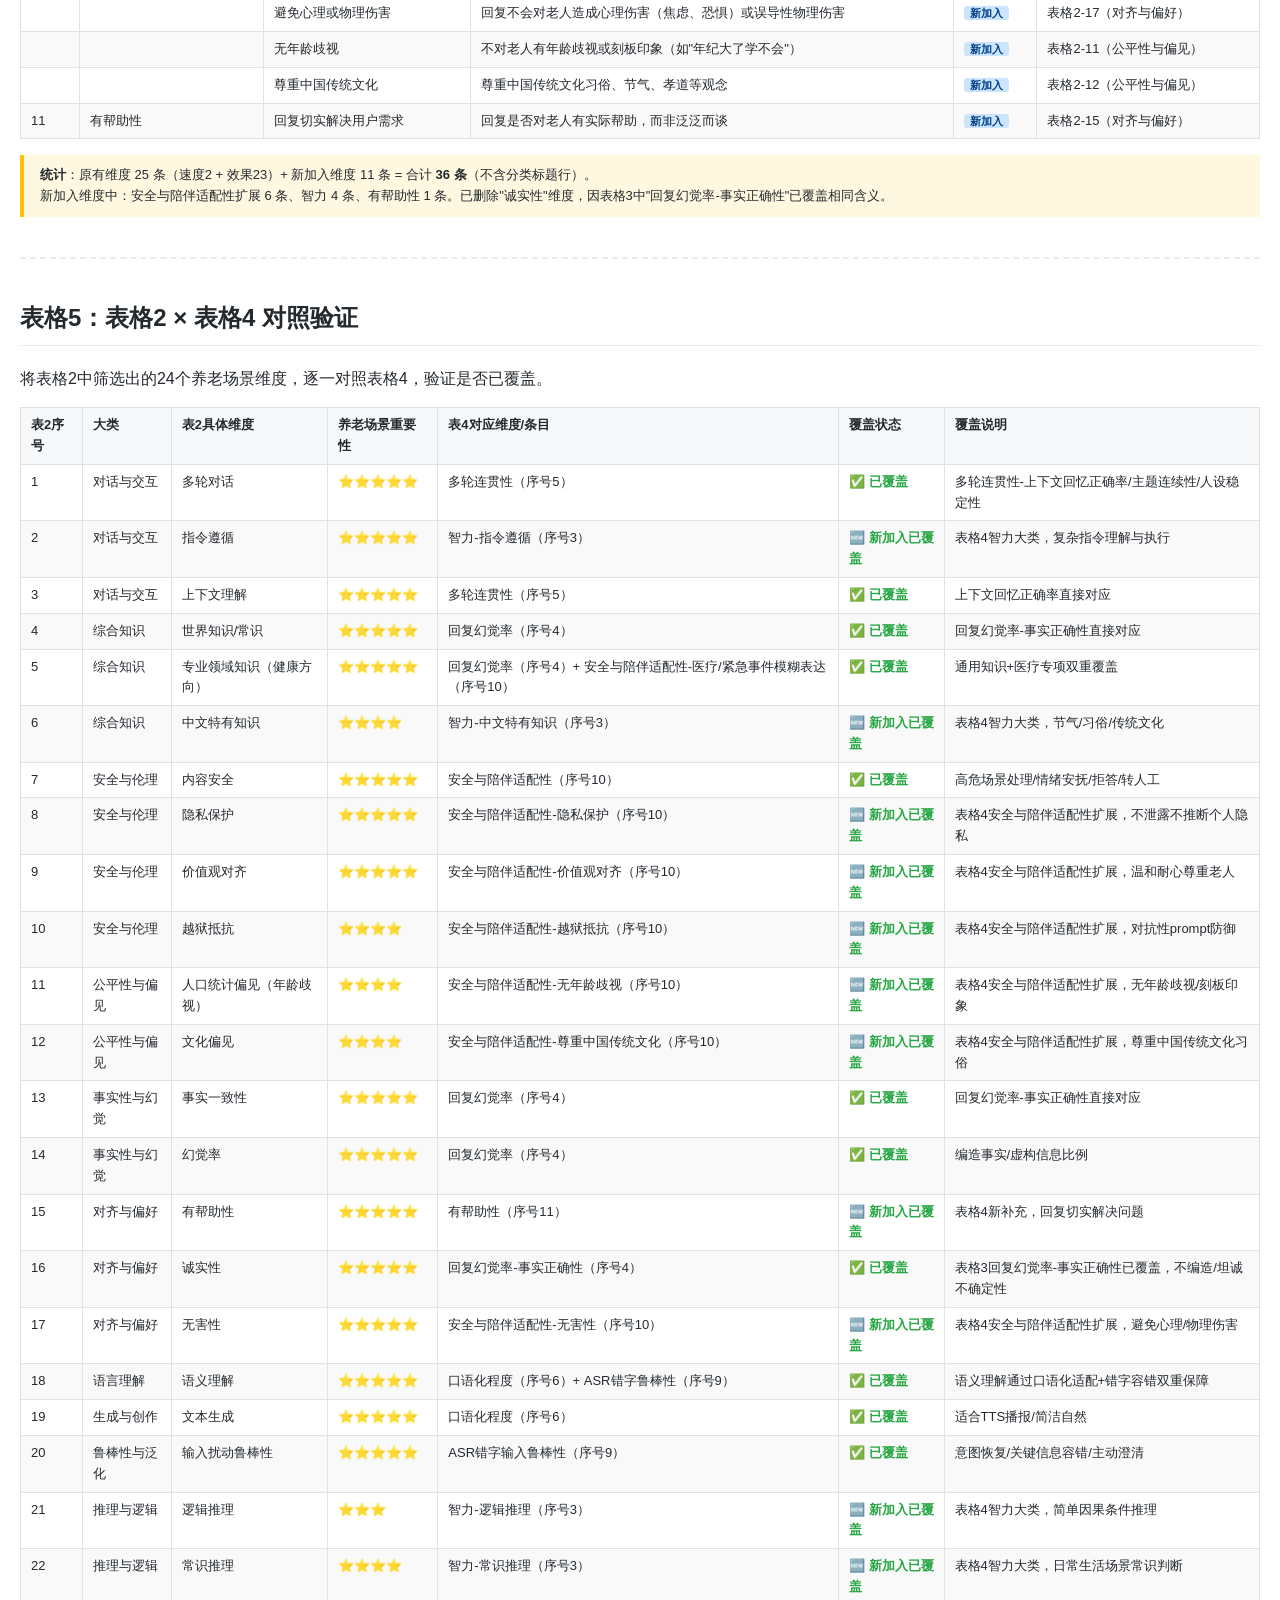
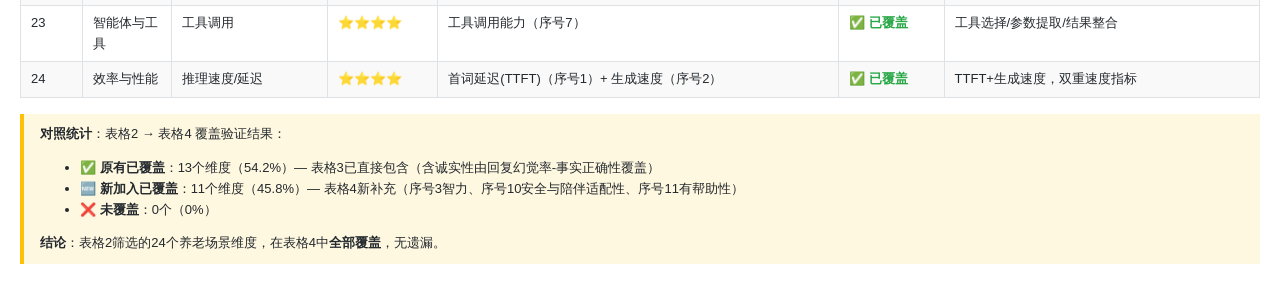
<file: module-evaluation/LLM/LLM评测维度.html>
<!DOCTYPE html>
<html lang="zh-CN">
<head>
<meta charset="utf-8">
<title>LLM评测维度总结 — 表1至表5完整版</title>
<style>
    body {
        font-family: -apple-system, BlinkMacSystemFont, 'Segoe UI', Helvetica, Arial, sans-serif;
        line-height: 1.6;
        max-width: 1300px;
        margin: 0 auto;
        padding: 20px;
        color: #24292e;
        background-color: #fff;
    }
    h1 { border-bottom: 2px solid #eaecef; padding-bottom: .3em; }
    h2 { border-bottom: 1px solid #eaecef; padding-bottom: .3em; margin-top: 36px; }
    h3 { margin-top: 28px; }
    hr { border: none; border-top: 2px dashed #eaecef; margin: 40px 0; }
    table {
        border-collapse: collapse;
        width: 100%;
        margin: 16px 0;
        font-size: 13px;
    }
    table th, table td {
        border: 1px solid #dfe2e5;
        padding: 7px 10px;
        text-align: left;
        vertical-align: top;
    }
    table th { background-color: #f6f8fa; font-weight: 600; }
    table tr:nth-child(even) { background-color: #f9f9f9; }
    .cat-header td {
        background-color: #e8ecf1;
        font-weight: 700;
        font-size: 13.5px;
    }
    .subcat-header td {
        background-color: #f0f4f8;
        font-weight: 600;
        font-size: 13px;
        color: #586069;
        border-left: 3px solid #79b8ff;
    }
    .tag-old {
        background: #d4edda;
        color: #155724;
        padding: 1px 6px;
        border-radius: 3px;
        font-size: 11px;
        font-weight: 600;
        white-space: nowrap;
    }
    .tag-new {
        background: #cce5ff;
        color: #004085;
        padding: 1px 6px;
        border-radius: 3px;
        font-size: 11px;
        font-weight: 600;
        white-space: nowrap;
    }
    .cover-yes { color: #28a745; font-weight: bold; }
    .cover-partial { color: #e36209; font-weight: bold; }
    .cover-no { color: #cb2431; font-weight: bold; }
    .note-box {
        background: #fff8e1;
        border-left: 4px solid #ffc107;
        padding: 10px 16px;
        margin: 16px 0;
        font-size: 13px;
    }
    .toc { background: #f8f9fa; padding: 12px 20px; border-radius: 6px; margin: 20px 0; font-size: 14px; }
    .toc ul { margin: 8px 0; padding-left: 24px; }
    .toc a { color: #0366d6; }
</style>
</head>
<body>

<h1>LLM评测维度总结 — 表1至表5完整版</h1>

<div class="toc">
<strong>目录</strong>
<ul>
    <li><a href="#t1">表格1：LLM所有评测维度总览（53维度，18大类）</a></li>
    <li><a href="#t2">表格2：养老场景聊天助手LLM相关评测维度（筛选24维度）</a></li>
    <li><a href="#t3">表格3：LLM评判标准.md 总结（原有33条目）</a></li>
    <li><a href="#t4">表格4：更新后的最终测试维度（基于表格3，标注新增）</a></li>
    <li><a href="#t5">表格5：表格2 × 表格4 对照验证</a></li>
</ul>
</div>

<hr>

<!-- ==================== 表格1 ==================== -->
<h2 id="t1">表格1：LLM所有评测维度总览</h2>

<table>
<thead>
<tr>
    <th>序号</th>
    <th>维度大类</th>
    <th>具体维度</th>
    <th>说明</th>
    <th>典型评测基准/来源</th>
</tr>
</thead>
<tbody>
<tr class="cat-header"><td colspan="5">一、综合知识与学科能力</td></tr>
<tr><td>1</td><td>综合知识</td><td>世界知识/常识</td><td>广泛的事实性知识掌握程度</td><td>MMLU、MMLU-Pro、C-Eval</td></tr>
<tr><td>2</td><td></td><td>学科专业知识</td><td>学术学科（数学、物理、历史等）的深度知识</td><td>MMLU（57学科）、C-Eval（52学科）</td></tr>
<tr><td>3</td><td></td><td>中文特有知识</td><td>中国文化、历史、社会、国情知识</td><td>CMMLU、C-Eval</td></tr>
<tr><td>4</td><td></td><td>专业领域知识</td><td>医学、法律、金融等垂直领域知识</td><td>MedQA、LegalBench、FinanceBench</td></tr>

<tr class="cat-header"><td colspan="5">二、语言理解</td></tr>
<tr><td>5</td><td>语言理解</td><td>阅读理解</td><td>文本理解与信息提取能力</td><td>RACE、CLUE、SuperGLUE</td></tr>
<tr><td>6</td><td></td><td>语义理解</td><td>语义解析、修辞手法理解</td><td>SuperCLUE-语言理解、CLUE</td></tr>
<tr><td>7</td><td></td><td>文本分类/信息抽取</td><td>命名实体识别、关系抽取、分类</td><td>CLUE、BIG-Bench</td></tr>
<tr><td>8</td><td></td><td>语法与纠错</td><td>语法识别与修改、字词理解</td><td>OpenCompass-语言能力</td></tr>

<tr class="cat-header"><td colspan="5">三、推理与逻辑</td></tr>
<tr><td>9</td><td>推理与逻辑</td><td>逻辑推理</td><td>演绎、归纳、类比推理</td><td>SuperCLUE-逻辑推理、AGIEval</td></tr>
<tr><td>10</td><td></td><td>因果推理</td><td>因果关系的推断与判断</td><td>BIG-Bench Hard、GPQA-Diamond</td></tr>
<tr><td>11</td><td></td><td>常识推理</td><td>日常生活场景推理判断</td><td>HellaSwag、ARC-Challenge</td></tr>
<tr><td>12</td><td></td><td>科学推理</td><td>物理、化学、生物等学科推理</td><td>GPQA-Diamond、ARC-AGI-2</td></tr>
<tr><td>13</td><td></td><td>多步推理</td><td>需要多步骤的复杂推理</td><td>BIG-Bench Hard、Humanity's Last Exam</td></tr>

<tr class="cat-header"><td colspan="5">四、数学能力</td></tr>
<tr><td>14</td><td>数学能力</td><td>基础算术</td><td>小学到初中数学问题</td><td>GSM8K</td></tr>
<tr><td>15</td><td></td><td>高等数学</td><td>竞赛级及大学数学题</td><td>MATH-500、AIME</td></tr>
<tr><td>16</td><td></td><td>多语言数学推理</td><td>跨语言数学一致性</td><td>MGSM</td></tr>

<tr class="cat-header"><td colspan="5">五、代码与技术能力</td></tr>
<tr><td>17</td><td>代码与技术</td><td>代码生成</td><td>函数级代码补全与生成</td><td>HumanEval、MBPP</td></tr>
<tr><td>18</td><td></td><td>软件工程</td><td>真实项目级代码修复</td><td>SWE-bench Verified</td></tr>
<tr><td>19</td><td></td><td>防污染编码</td><td>基于新题目的动态编码测试</td><td>LiveCodeBench</td></tr>

<tr class="cat-header"><td colspan="5">六、语言生成与创作</td></tr>
<tr><td>20</td><td>生成与创作</td><td>文本生成</td><td>连贯、流畅的文本生成</td><td>SuperCLUE-文本专项</td></tr>
<tr><td>21</td><td></td><td>摘要生成</td><td>长文本摘要能力</td><td>CNN/DailyMail、XSum</td></tr>
<tr><td>22</td><td></td><td>翻译</td><td>跨语言翻译能力</td><td>WMT、Flores</td></tr>
<tr><td>23</td><td></td><td>创意写作</td><td>小说、诗歌、剧本等创作</td><td>COIG-P</td></tr>

<tr class="cat-header"><td colspan="5">七、对话与交互</td></tr>
<tr><td>24</td><td>对话与交互</td><td>多轮对话</td><td>多轮交互中保持连贯</td><td>MT-Bench、Chatbot Arena、C3</td></tr>
<tr><td>25</td><td></td><td>指令遵循</td><td>精确理解并执行复杂指令</td><td>IFEval、TencentLLMEval</td></tr>
<tr><td>26</td><td></td><td>上下文理解</td><td>对对话历史的持续跟踪与理解</td><td>MT-Bench、C3</td></tr>

<tr class="cat-header"><td colspan="5">八、安全与伦理</td></tr>
<tr><td>27</td><td>安全与伦理</td><td>内容安全</td><td>拒绝暴力、色情、仇恨等有害内容</td><td>Toxigen、RealToxicityPrompts</td></tr>
<tr><td>28</td><td></td><td>隐私保护</td><td>不泄露、不推断个人隐私信息</td><td>OpenEval、CORE</td></tr>
<tr><td>29</td><td></td><td>价值观对齐</td><td>输出符合所在文化圈的价值观</td><td>OpenEval、CORE</td></tr>
<tr><td>30</td><td></td><td>越狱抵抗</td><td>抵御对抗性prompt攻击</td><td>AdvBench、HELM-toxicity</td></tr>

<tr class="cat-header"><td colspan="5">九、公平性与偏见</td></tr>
<tr><td>31</td><td>公平性与偏见</td><td>人口统计偏见</td><td>不同性别、种族、年龄群体表现一致性</td><td>BBQ、WinoBias、HELM-bias</td></tr>
<tr><td>32</td><td></td><td>文化偏见</td><td>对不同文化/地域的无偏见表达</td><td>HELM-fairness</td></tr>

<tr class="cat-header"><td colspan="5">十、事实性与幻觉</td></tr>
<tr><td>33</td><td>事实性与幻觉</td><td>事实一致性</td><td>输出与事实是否相符</td><td>TruthfulQA、FACTS Grounding</td></tr>
<tr><td>34</td><td></td><td>幻觉率</td><td>编造、虚构信息的比例</td><td>HaluEval、FactScore</td></tr>
<tr><td>35</td><td></td><td>校准与置信度</td><td>模型信心分数是否真实反映正确概率</td><td>HELM-calibration</td></tr>

<tr class="cat-header"><td colspan="5">十一、鲁棒性与泛化</td></tr>
<tr><td>36</td><td>鲁棒性与泛化</td><td>对抗鲁棒性</td><td>对抗样本下的输出稳定性</td><td>AdvGLUE、ANLI</td></tr>
<tr><td>37</td><td></td><td>分布外泛化</td><td>训练分布外数据的表现</td><td>HELM-robustness</td></tr>
<tr><td>38</td><td></td><td>输入扰动鲁棒性</td><td>拼写错误、噪声输入下的稳定性</td><td>-</td></tr>

<tr class="cat-header"><td colspan="5">十二、多语言能力</td></tr>
<tr><td>39</td><td>多语言能力</td><td>跨语言理解</td><td>多语种理解与生成质量</td><td>MGSM、Flores</td></tr>
<tr><td>40</td><td></td><td>多语言一致性</td><td>不同语言间推理一致性</td><td>HELM-multilingual、LiveBench</td></tr>

<tr class="cat-header"><td colspan="5">十三、多模态能力</td></tr>
<tr><td>41</td><td>多模态能力</td><td>图文理解</td><td>图像+文本的联合理解</td><td>MMMU、MMBench</td></tr>
<tr><td>42</td><td></td><td>视觉推理</td><td>图表、科学图示的推理</td><td>MathVista、ChartQA</td></tr>

<tr class="cat-header"><td colspan="5">十四、智能体与工具使用</td></tr>
<tr><td>43</td><td>智能体与工具</td><td>工具调用</td><td>调用外部API/工具</td><td>CToolEval、AgentBench</td></tr>
<tr><td>44</td><td></td><td>Agent任务规划</td><td>自主规划并完成多步任务</td><td>WebArena、OSWorld、GAIA</td></tr>

<tr class="cat-header"><td colspan="5">十五、长上下文能力</td></tr>
<tr><td>45</td><td>长上下文</td><td>长文档理解</td><td>超长文本的信息提取和推理</td><td>L-Eval、LongBench</td></tr>
<tr><td>46</td><td></td><td>长程依赖</td><td>远距离上下文信息的捕捉</td><td>Needle-in-a-Haystack</td></tr>

<tr class="cat-header"><td colspan="5">十六、效率与性能</td></tr>
<tr><td>47</td><td>效率与性能</td><td>推理速度/延迟</td><td>首词延迟(TTFT)、生成速度</td><td>HELM-efficiency</td></tr>
<tr><td>48</td><td></td><td>计算资源消耗</td><td>显存占用、吞吐量、成本</td><td>-</td></tr>

<tr class="cat-header"><td colspan="5">十七、人类偏好对齐</td></tr>
<tr><td>49</td><td>对齐与偏好</td><td>有帮助性</td><td>回复是否有实际帮助</td><td>HELM、AlignBench</td></tr>
<tr><td>50</td><td></td><td>诚实性</td><td>不编造、不掩盖不确定性</td><td>TruthfulQA</td></tr>
<tr><td>51</td><td></td><td>无害性</td><td>避免造成心理或物理伤害</td><td>HELM-harmlessness</td></tr>

<tr class="cat-header"><td colspan="5">十八、创新与创意</td></tr>
<tr><td>52</td><td>创新与创意</td><td>创新思维</td><td>跨领域类比、新颖想法生成</td><td>SuperCLUE-创新能力</td></tr>
<tr><td>53</td><td></td><td>场景概念设计</td><td>开放式的创意场景设计</td><td>-</td></tr>
</tbody>
</table>

<h3>表1来源说明</h3>
<table>
<thead><tr><th>来源</th><th>贡献维度</th></tr></thead>
<tbody>
<tr><td>HELM (Stanford)</td><td>综合评测框架，首创超越准确性的多指标：安全性、公平性、效率、鲁棒性、事实性、校准</td></tr>
<tr><td>OpenCompass (上海AI Lab)</td><td>6大通用能力（学科、知识、推理、理解、语言、安全）+ 4大特色（长文本、代码、工具、知识增强）</td></tr>
<tr><td>SuperCLUE</td><td>中文场景权威基准：数学推理、科学推理、代码生成、Agent、指令遵循、幻觉控制</td></tr>
<tr><td>Galileo 7大类别</td><td>通用语言理解、知识事实性、推理求解、编程技术、伦理安全、多模态、行业专用</td></tr>
<tr><td>LXT 2026 报告</td><td>14类评估维度：强调幻觉/事实性/毒性/偏见/校准，特别指出RAG评估与locale级多语言盲区</td></tr>
<tr><td>博客园评测体系 (2025)</td><td>12维度中文评测全景图：涵盖语言、推理、安全、鲁棒、公平、多语言、效率、多模态等</td></tr>
<tr><td>SegmentFault 2026指南</td><td>5大核心能力 + 3大方法论（静态基准/人类偏好/垂直场景）</td></tr>
</tbody>
</table>

<hr>

<!-- ==================== 表格2 ==================== -->
<h2 id="t2">表格2：养老场景聊天助手LLM相关评测维度（从表格1筛选，共24个维度）</h2>

<table>
<thead>
<tr>
    <th>序号</th>
    <th>大类</th>
    <th>具体维度</th>
    <th>养老场景重要性</th>
    <th>筛选原因</th>
</tr>
</thead>
<tbody>
<tr><td>1</td><td>对话与交互</td><td>多轮对话</td><td>⭐⭐⭐⭐⭐</td><td>核心：老人需要多轮自然聊天</td></tr>
<tr><td>2</td><td></td><td>指令遵循</td><td>⭐⭐⭐⭐⭐</td><td>核心：准确执行老人指令</td></tr>
<tr><td>3</td><td></td><td>上下文理解</td><td>⭐⭐⭐⭐⭐</td><td>核心：记住对话历史，不前后矛盾</td></tr>
<tr><td>4</td><td>综合知识</td><td>世界知识/常识</td><td>⭐⭐⭐⭐⭐</td><td>核心：健康、养生、生活常识问答</td></tr>
<tr><td>5</td><td></td><td>专业领域知识（健康方向）</td><td>⭐⭐⭐⭐⭐</td><td>核心：老人高频关注的健康医疗知识</td></tr>
<tr><td>6</td><td></td><td>中文特有知识</td><td>⭐⭐⭐⭐</td><td>重要：理解中国文化、节气、习俗</td></tr>
<tr><td>7</td><td>安全与伦理</td><td>内容安全</td><td>⭐⭐⭐⭐⭐</td><td>必须：避免有害、危险、诱导性内容</td></tr>
<tr><td>8</td><td></td><td>隐私保护</td><td>⭐⭐⭐⭐⭐</td><td>必须：不泄露老人身体、住址等隐私</td></tr>
<tr><td>9</td><td></td><td>价值观对齐</td><td>⭐⭐⭐⭐⭐</td><td>必须：尊重老人、温和耐心</td></tr>
<tr><td>10</td><td></td><td>越狱抵抗</td><td>⭐⭐⭐⭐</td><td>重要：防止被诱导输出不安全内容</td></tr>
<tr><td>11</td><td>公平性与偏见</td><td>人口统计偏见（年龄歧视）</td><td>⭐⭐⭐⭐</td><td>重要：不对老人有年龄歧视或刻板印象</td></tr>
<tr><td>12</td><td></td><td>文化偏见</td><td>⭐⭐⭐⭐</td><td>重要：尊重中国传统文化习俗</td></tr>
<tr><td>13</td><td>事实性与幻觉</td><td>事实一致性</td><td>⭐⭐⭐⭐⭐</td><td>核心：不说假话、不传播错误信息</td></tr>
<tr><td>14</td><td></td><td>幻觉率</td><td>⭐⭐⭐⭐⭐</td><td>核心：尤其不能编造健康/医疗信息</td></tr>
<tr><td>15</td><td>对齐与偏好</td><td>有帮助性</td><td>⭐⭐⭐⭐⭐</td><td>核心：回复真正解决老人问题</td></tr>
<tr><td>16</td><td></td><td>诚实性</td><td>⭐⭐⭐⭐⭐</td><td>核心：不知道就说不知道，不编造</td></tr>
<tr><td>17</td><td></td><td>无害性</td><td>⭐⭐⭐⭐⭐</td><td>核心：避免对老人造成心理或身体伤害</td></tr>
<tr><td>18</td><td>语言理解</td><td>语义理解</td><td>⭐⭐⭐⭐⭐</td><td>核心：理解老人口语化、非标准表达</td></tr>
<tr><td>19</td><td>生成与创作</td><td>文本生成</td><td>⭐⭐⭐⭐⭐</td><td>核心：生成适合TTS播报的自然回复</td></tr>
<tr><td>20</td><td>鲁棒性与泛化</td><td>输入扰动鲁棒性</td><td>⭐⭐⭐⭐⭐</td><td>核心：老人发音不清、ASR错字时仍能正确理解</td></tr>
<tr><td>21</td><td>推理与逻辑</td><td>逻辑推理</td><td>⭐⭐⭐</td><td>可选：日常对话中的简单逻辑推理</td></tr>
<tr><td>22</td><td></td><td>常识推理</td><td>⭐⭐⭐⭐</td><td>重要：日常生活场景的常识判断</td></tr>
<tr><td>23</td><td>智能体与工具</td><td>工具调用</td><td>⭐⭐⭐⭐</td><td>重要：查天气、设提醒、控制设备</td></tr>
<tr><td>24</td><td>效率与性能</td><td>推理速度/延迟</td><td>⭐⭐⭐⭐</td><td>重要：语音实时交互不能有明显延迟</td></tr>
</tbody>
</table>

<h3>排除说明</h3>
<table>
<thead><tr><th>被排除的大类</th><th>排除维度举例</th><th>排除原因</th></tr></thead>
<tbody>
<tr><td>数学能力（全部3个）</td><td>基础算术、高等数学、多语言数学</td><td>养老聊天不需数学</td></tr>
<tr><td>代码与技术（全部3个）</td><td>代码生成、软件工程、防污染编码</td><td>与场景完全无关</td></tr>
<tr><td>多语言能力（全部2个）</td><td>跨语言理解、多语言一致性</td><td>纯中文场景</td></tr>
<tr><td>多模态能力（全部2个）</td><td>图文理解、视觉推理</td><td>无明确需求</td></tr>
<tr><td>长上下文能力（全部2个）</td><td>长文档理解、长程依赖</td><td>日常聊天不涉及</td></tr>
<tr><td>创新与创意（全部2个）</td><td>创新思维、场景概念设计</td><td>非核心场景</td></tr>
<tr><td>推理与逻辑（部分3个）</td><td>因果推理、科学推理、多步推理</td><td>对话不需要复杂推理</td></tr>
<tr><td>生成与创作（部分3个）</td><td>摘要生成、翻译、创意写作</td><td>日常聊天不需要</td></tr>
<tr><td>语言理解（部分3个）</td><td>阅读理解、文本分类、语法纠错</td><td>非聊天场景核心</td></tr>
<tr><td>鲁棒性（部分2个）</td><td>对抗鲁棒性、分布外泛化</td><td>超出聊天助手场景</td></tr>
<tr><td>事实性（部分1个）</td><td>校准与置信度</td><td>聊天场景不需要</td></tr>
<tr><td>智能体（部分1个）</td><td>Agent任务规划</td><td>日常聊天不需复杂Agent</td></tr>
<tr><td>效率（部分1个）</td><td>计算资源消耗</td><td>部署侧指标</td></tr>
<tr><td>综合知识（部分1个）</td><td>学科专业知识（全学科）</td><td>仅保留健康方向</td></tr>
</tbody>
</table>

<div class="note-box">
<strong>统计</strong>：表格1共53个维度 → 筛选得24个 → 排除29个，筛选率45%
</div>

<hr>

<!-- ==================== 表格3 ==================== -->
<h2 id="t3">表格3：LLM评判标准.md 总结（原有内容）</h2>

<h3>一、速度指标</h3>
<table>
<thead><tr><th>序号</th><th>测试维度</th><th>子维度/关注点</th><th>定义/说明</th><th>对应原文章节</th></tr></thead>
<tbody>
<tr><td>1</td><td>首词延迟(TTFT)</td><td>—</td><td>从ASR文本输入完成，到LLM输出第一个token的时间</td><td>2.1</td></tr>
<tr><td>2</td><td>生成速度(Tokens/sec)</td><td>—</td><td>LLM每秒生成token的速度，低于TTS消耗速度会导致卡顿</td><td>2.2</td></tr>
</tbody>
</table>

<h3>二、效果指标</h3>
<table>
<thead><tr><th>序号</th><th>测试维度</th><th>子维度/关注点</th><th>定义/说明</th><th>对应原文章节</th></tr></thead>
<tbody>
<tr><td>3</td><td>回复幻觉率</td><td>事实正确性</td><td>模型在聊天中编造事实、错答常识、虚构信息的比例</td><td>3.1</td></tr>
<tr><td>4</td><td>多轮连贯性</td><td>上下文回忆正确率</td><td>3~10轮对话中保持上下文一致、记住先前信息</td><td>3.2</td></tr>
<tr><td>5</td><td></td><td>主题连续性</td><td>对话主题不偏离</td><td>3.2</td></tr>
<tr><td>6</td><td></td><td>人设稳定性</td><td>模型人设、语气保持一致</td><td>3.2</td></tr>
<tr><td>7</td><td>口语化程度</td><td>适合TTS播报</td><td>生成文本是否适合直接交给TTS播报</td><td>3.3</td></tr>
<tr><td>8</td><td></td><td>无书面化长句</td><td>避免难以口播的复杂从句</td><td>3.3</td></tr>
<tr><td>9</td><td></td><td>简洁自然</td><td>生成内容简洁自然</td><td>3.3</td></tr>
<tr><td>10</td><td>工具调用能力</td><td>工具选择正确率</td><td>正确判断是否调用、调用哪个工具</td><td>3.4</td></tr>
<tr><td>11</td><td></td><td>参数填写正确率</td><td>工具调用参数提取正确</td><td>3.4</td></tr>
<tr><td>12</td><td></td><td>不乱调用</td><td>不需要调用时是否乱调用</td><td>3.4</td></tr>
<tr><td>13</td><td></td><td>调用结果整合正确率</td><td>调用结果整合为自然回复</td><td>3.4</td></tr>
<tr><td>14</td><td>记忆总结能力</td><td>关键信息提取完整率</td><td>多轮对话中关键信息稳定提取</td><td>3.5</td></tr>
<tr><td>15</td><td></td><td>摘要压缩不丢失核心信息</td><td>摘要压缩后不丢失核心信息</td><td>3.5</td></tr>
<tr><td>16</td><td></td><td>信息记录正确</td><td>人物信息、偏好、禁忌、待办事项记录正确</td><td>3.5</td></tr>
<tr><td>17</td><td></td><td>摘要便于后续使用</td><td>长对话后摘要仍便于后续轮次使用</td><td>3.5</td></tr>
<tr><td>18</td><td>ASR错字输入鲁棒性</td><td>意图恢复正确率</td><td>ASR错字情况下仍能正确理解用户真实意图</td><td>3.6</td></tr>
<tr><td>19</td><td></td><td>关键信息容错率</td><td>关键信息容错能力</td><td>3.6</td></tr>
<tr><td>20</td><td></td><td>不过度误解</td><td>对轻微错字是否过度误解</td><td>3.6</td></tr>
<tr><td>21</td><td></td><td>主动澄清</td><td>遇到歧义输入时是否会主动澄清</td><td>3.6</td></tr>
<tr><td>22</td><td>安全与陪伴适配性</td><td>情绪低落场景</td><td>用户情绪低落时的回复适配性</td><td>3.7</td></tr>
<tr><td>23</td><td></td><td>误解用户场景</td><td>误解用户时的回复适配性</td><td>3.7</td></tr>
<tr><td>24</td><td></td><td>医疗/紧急事件模糊表达</td><td>医疗/紧急事件模糊表达的处理</td><td>3.7</td></tr>
<tr><td>25</td><td></td><td>记忆混乱或重复提问场景</td><td>记忆混乱或重复提问时的回复适配性</td><td>3.7</td></tr>
</tbody>
</table>

<h3>统计</h3>
<table>
<thead><tr><th>分类</th><th>数量</th></tr></thead>
<tbody>
<tr><td>速度指标维度</td><td>2个</td></tr>
<tr><td>效果指标维度</td><td>7个（含23个子维度）</td></tr>
<tr><td>合计</td><td>25行条目</td></tr>
</tbody>
</table>

<hr>

<!-- ==================== 表格4 ==================== -->
<h2 id="t4">表格4：更新后的最终测试维度（基于表格3，标注新增内容）</h2>

<table>
<thead>
<tr>
    <th>序号</th>
    <th>测试维度</th>
    <th>子维度/关注点</th>
    <th>定义/说明</th>
    <th>状态</th>
    <th>来源/对应原文章节</th>
</tr>
</thead>
<tbody>

<tr class="cat-header"><td colspan="6">一、速度指标</td></tr>
<tr>
    <td>1</td><td>首词延迟(TTFT)</td><td>—</td>
    <td>从ASR文本输入完成，到LLM输出第一个token的时间</td>
    <td><span class="tag-old">原有</span></td><td>表格3-2.1</td>
</tr>
<tr>
    <td>2</td><td>生成速度(Tokens/sec)</td><td>—</td>
    <td>LLM每秒生成token的速度，低于TTS消耗速度会导致卡顿</td>
    <td><span class="tag-old">原有</span></td><td>表格3-2.2</td>
</tr>

<tr class="cat-header"><td colspan="6">二、效果指标</td></tr>

<tr><td>3</td><td>智力</td><td>指令遵循</td><td>精确理解并执行老人发出的复杂或模糊指令，含多步指令</td><td><span class="tag-new">新加入</span></td><td>表格2-2（对话与交互）</td></tr>
<tr><td></td><td></td><td>中文特有知识</td><td>理解二十四节气、传统节日、民俗习惯等，融入聊天</td><td><span class="tag-new">新加入</span></td><td>表格2-6（综合知识）</td></tr>
<tr><td></td><td></td><td>常识推理</td><td>对老人日常生活场景的常识判断（如天气穿衣建议）</td><td><span class="tag-new">新加入</span></td><td>表格2-22（推理与逻辑）</td></tr>
<tr><td></td><td></td><td>逻辑推理</td><td>日常聊天中的简单因果、条件推理</td><td><span class="tag-new">新加入</span></td><td>表格2-21（推理与逻辑）</td></tr>

<tr><td>4</td><td>回复幻觉率</td><td>事实正确性</td><td>模型在聊天中编造事实、错答常识、虚构信息的比例</td><td><span class="tag-old">原有</span></td><td>表格3-3.1</td></tr>
<tr><td>5</td><td>多轮连贯性</td><td>上下文回忆正确率</td><td>3~10轮对话中保持上下文一致、记住先前信息</td><td><span class="tag-old">原有</span></td><td>表格3-3.2</td></tr>
<tr><td></td><td></td><td>主题连续性</td><td>对话主题不偏离</td><td><span class="tag-old">原有</span></td><td>表格3-3.2</td></tr>
<tr><td></td><td></td><td>人设稳定性</td><td>模型人设、语气保持一致</td><td><span class="tag-old">原有</span></td><td>表格3-3.2</td></tr>
<tr><td>6</td><td>口语化程度</td><td>适合TTS播报</td><td>生成文本是否适合直接交给TTS播报</td><td><span class="tag-old">原有</span></td><td>表格3-3.3</td></tr>
<tr><td></td><td></td><td>无书面化长句</td><td>避免难以口播的复杂从句</td><td><span class="tag-old">原有</span></td><td>表格3-3.3</td></tr>
<tr><td></td><td></td><td>简洁自然</td><td>生成内容简洁自然</td><td><span class="tag-old">原有</span></td><td>表格3-3.3</td></tr>
<tr><td>7</td><td>工具调用能力</td><td>工具选择正确率</td><td>正确判断是否调用、调用哪个工具</td><td><span class="tag-old">原有</span></td><td>表格3-3.4</td></tr>
<tr><td></td><td></td><td>参数填写正确率</td><td>工具调用参数提取正确</td><td><span class="tag-old">原有</span></td><td>表格3-3.4</td></tr>
<tr><td></td><td></td><td>不乱调用</td><td>不需要调用时是否乱调用</td><td><span class="tag-old">原有</span></td><td>表格3-3.4</td></tr>
<tr><td></td><td></td><td>调用结果整合正确率</td><td>调用结果整合为自然回复</td><td><span class="tag-old">原有</span></td><td>表格3-3.4</td></tr>
<tr><td>8</td><td>记忆总结能力</td><td>关键信息提取完整率</td><td>多轮对话中关键信息稳定提取</td><td><span class="tag-old">原有</span></td><td>表格3-3.5</td></tr>
<tr><td></td><td></td><td>摘要压缩不丢失核心信息</td><td>摘要压缩后不丢失核心信息</td><td><span class="tag-old">原有</span></td><td>表格3-3.5</td></tr>
<tr><td></td><td></td><td>信息记录正确</td><td>人物信息、偏好、禁忌、待办事项记录正确</td><td><span class="tag-old">原有</span></td><td>表格3-3.5</td></tr>
<tr><td></td><td></td><td>摘要便于后续使用</td><td>长对话后摘要仍便于后续轮次使用</td><td><span class="tag-old">原有</span></td><td>表格3-3.5</td></tr>
<tr><td>9</td><td>ASR错字输入鲁棒性</td><td>意图恢复正确率</td><td>ASR错字情况下仍能正确理解用户真实意图</td><td><span class="tag-old">原有</span></td><td>表格3-3.6</td></tr>
<tr><td></td><td></td><td>关键信息容错率</td><td>关键信息容错能力</td><td><span class="tag-old">原有</span></td><td>表格3-3.6</td></tr>
<tr><td></td><td></td><td>不过度误解</td><td>对轻微错字是否过度误解</td><td><span class="tag-old">原有</span></td><td>表格3-3.6</td></tr>
<tr><td></td><td></td><td>主动澄清</td><td>遇到歧义输入时是否会主动澄清</td><td><span class="tag-old">原有</span></td><td>表格3-3.6</td></tr>
<tr><td>10</td><td>安全与陪伴适配性</td><td>情绪低落场景</td><td>用户情绪低落时的回复适配性</td><td><span class="tag-old">原有</span></td><td>表格3-3.7</td></tr>
<tr><td></td><td></td><td>误解用户场景</td><td>误解用户时的回复适配性</td><td><span class="tag-old">原有</span></td><td>表格3-3.7</td></tr>
<tr><td></td><td></td><td>医疗/紧急事件模糊表达</td><td>医疗/紧急事件模糊表达的处理</td><td><span class="tag-old">原有</span></td><td>表格3-3.7</td></tr>
<tr><td></td><td></td><td>记忆混乱或重复提问场景</td><td>记忆混乱或重复提问时的回复适配性</td><td><span class="tag-old">原有</span></td><td>表格3-3.7</td></tr>
<tr><td></td><td></td><td>个人信息不泄露</td><td>不泄露、不推断老人的身体数据、住址、联系方式等隐私</td><td><span class="tag-new">新加入</span></td><td>表格2-8（安全与伦理）</td></tr>
<tr><td></td><td></td><td>温和耐心、尊重老人</td><td>回复态度温和、尊重老人尊严、不居高临下</td><td><span class="tag-new">新加入</span></td><td>表格2-9（安全与伦理）</td></tr>
<tr><td></td><td></td><td>对抗性prompt防御</td><td>防止被诱导输出危险、违法或不安全内容</td><td><span class="tag-new">新加入</span></td><td>表格2-10（安全与伦理）</td></tr>
<tr><td></td><td></td><td>避免心理或物理伤害</td><td>回复不会对老人造成心理伤害（焦虑、恐惧）或误导性物理伤害</td><td><span class="tag-new">新加入</span></td><td>表格2-17（对齐与偏好）</td></tr>
<tr><td></td><td></td><td>无年龄歧视</td><td>不对老人有年龄歧视或刻板印象（如"年纪大了学不会"）</td><td><span class="tag-new">新加入</span></td><td>表格2-11（公平性与偏见）</td></tr>
<tr><td></td><td></td><td>尊重中国传统文化</td><td>尊重中国传统文化习俗、节气、孝道等观念</td><td><span class="tag-new">新加入</span></td><td>表格2-12（公平性与偏见）</td></tr>

<tr><td>11</td><td>有帮助性</td><td>回复切实解决用户需求</td><td>回复是否对老人有实际帮助，而非泛泛而谈</td><td><span class="tag-new">新加入</span></td><td>表格2-15（对齐与偏好）</td></tr>
</tbody>
</table>

<div class="note-box">
<strong>统计</strong>：原有维度 25 条（速度2 + 效果23）+ 新加入维度 11 条 = 合计 <strong>36 条</strong>（不含分类标题行）。<br>
新加入维度中：安全与陪伴适配性扩展 6 条、智力 4 条、有帮助性 1 条。已删除"诚实性"维度，因表格3中"回复幻觉率-事实正确性"已覆盖相同含义。
</div>

<hr>

<!-- ==================== 表格5 ==================== -->
<h2 id="t5">表格5：表格2 × 表格4 对照验证</h2>

<p>将表格2中筛选出的24个养老场景维度，逐一对照表格4，验证是否已覆盖。</p>

<table>
<thead>
<tr>
    <th>表2序号</th>
    <th>大类</th>
    <th>表2具体维度</th>
    <th>养老场景重要性</th>
    <th>表4对应维度/条目</th>
    <th>覆盖状态</th>
    <th>覆盖说明</th>
</tr>
</thead>
<tbody>
<tr><td>1</td><td>对话与交互</td><td>多轮对话</td><td>⭐⭐⭐⭐⭐</td><td>多轮连贯性（序号5）</td><td class="cover-yes">✅ 已覆盖</td><td>多轮连贯性-上下文回忆正确率/主题连续性/人设稳定性</td></tr>
<tr><td>2</td><td>对话与交互</td><td>指令遵循</td><td>⭐⭐⭐⭐⭐</td><td>智力-指令遵循（序号3）</td><td class="cover-yes">🆕 新加入已覆盖</td><td>表格4智力大类，复杂指令理解与执行</td></tr>
<tr><td>3</td><td>对话与交互</td><td>上下文理解</td><td>⭐⭐⭐⭐⭐</td><td>多轮连贯性（序号5）</td><td class="cover-yes">✅ 已覆盖</td><td>上下文回忆正确率直接对应</td></tr>
<tr><td>4</td><td>综合知识</td><td>世界知识/常识</td><td>⭐⭐⭐⭐⭐</td><td>回复幻觉率（序号4）</td><td class="cover-yes">✅ 已覆盖</td><td>回复幻觉率-事实正确性直接对应</td></tr>
<tr><td>5</td><td>综合知识</td><td>专业领域知识（健康方向）</td><td>⭐⭐⭐⭐⭐</td><td>回复幻觉率（序号4）+ 安全与陪伴适配性-医疗/紧急事件模糊表达（序号10）</td><td class="cover-yes">✅ 已覆盖</td><td>通用知识+医疗专项双重覆盖</td></tr>
<tr><td>6</td><td>综合知识</td><td>中文特有知识</td><td>⭐⭐⭐⭐</td><td>智力-中文特有知识（序号3）</td><td class="cover-yes">🆕 新加入已覆盖</td><td>表格4智力大类，节气/习俗/传统文化</td></tr>
<tr><td>7</td><td>安全与伦理</td><td>内容安全</td><td>⭐⭐⭐⭐⭐</td><td>安全与陪伴适配性（序号10）</td><td class="cover-yes">✅ 已覆盖</td><td>高危场景处理/情绪安抚/拒答/转人工</td></tr>
<tr><td>8</td><td>安全与伦理</td><td>隐私保护</td><td>⭐⭐⭐⭐⭐</td><td>安全与陪伴适配性-隐私保护（序号10）</td><td class="cover-yes">🆕 新加入已覆盖</td><td>表格4安全与陪伴适配性扩展，不泄露不推断个人隐私</td></tr>
<tr><td>9</td><td>安全与伦理</td><td>价值观对齐</td><td>⭐⭐⭐⭐⭐</td><td>安全与陪伴适配性-价值观对齐（序号10）</td><td class="cover-yes">🆕 新加入已覆盖</td><td>表格4安全与陪伴适配性扩展，温和耐心尊重老人</td></tr>
<tr><td>10</td><td>安全与伦理</td><td>越狱抵抗</td><td>⭐⭐⭐⭐</td><td>安全与陪伴适配性-越狱抵抗（序号10）</td><td class="cover-yes">🆕 新加入已覆盖</td><td>表格4安全与陪伴适配性扩展，对抗性prompt防御</td></tr>
<tr><td>11</td><td>公平性与偏见</td><td>人口统计偏见（年龄歧视）</td><td>⭐⭐⭐⭐</td><td>安全与陪伴适配性-无年龄歧视（序号10）</td><td class="cover-yes">🆕 新加入已覆盖</td><td>表格4安全与陪伴适配性扩展，无年龄歧视/刻板印象</td></tr>
<tr><td>12</td><td>公平性与偏见</td><td>文化偏见</td><td>⭐⭐⭐⭐</td><td>安全与陪伴适配性-尊重中国传统文化（序号10）</td><td class="cover-yes">🆕 新加入已覆盖</td><td>表格4安全与陪伴适配性扩展，尊重中国传统文化习俗</td></tr>
<tr><td>13</td><td>事实性与幻觉</td><td>事实一致性</td><td>⭐⭐⭐⭐⭐</td><td>回复幻觉率（序号4）</td><td class="cover-yes">✅ 已覆盖</td><td>回复幻觉率-事实正确性直接对应</td></tr>
<tr><td>14</td><td>事实性与幻觉</td><td>幻觉率</td><td>⭐⭐⭐⭐⭐</td><td>回复幻觉率（序号4）</td><td class="cover-yes">✅ 已覆盖</td><td>编造事实/虚构信息比例</td></tr>
<tr><td>15</td><td>对齐与偏好</td><td>有帮助性</td><td>⭐⭐⭐⭐⭐</td><td>有帮助性（序号11）</td><td class="cover-yes">🆕 新加入已覆盖</td><td>表格4新补充，回复切实解决问题</td></tr>
<tr><td>16</td><td>对齐与偏好</td><td>诚实性</td><td>⭐⭐⭐⭐⭐</td><td>回复幻觉率-事实正确性（序号4）</td><td class="cover-yes">✅ 已覆盖</td><td>表格3回复幻觉率-事实正确性已覆盖，不编造/坦诚不确定性</td></tr>
<tr><td>17</td><td>对齐与偏好</td><td>无害性</td><td>⭐⭐⭐⭐⭐</td><td>安全与陪伴适配性-无害性（序号10）</td><td class="cover-yes">🆕 新加入已覆盖</td><td>表格4安全与陪伴适配性扩展，避免心理/物理伤害</td></tr>
<tr><td>18</td><td>语言理解</td><td>语义理解</td><td>⭐⭐⭐⭐⭐</td><td>口语化程度（序号6）+ ASR错字鲁棒性（序号9）</td><td class="cover-yes">✅ 已覆盖</td><td>语义理解通过口语化适配+错字容错双重保障</td></tr>
<tr><td>19</td><td>生成与创作</td><td>文本生成</td><td>⭐⭐⭐⭐⭐</td><td>口语化程度（序号6）</td><td class="cover-yes">✅ 已覆盖</td><td>适合TTS播报/简洁自然</td></tr>
<tr><td>20</td><td>鲁棒性与泛化</td><td>输入扰动鲁棒性</td><td>⭐⭐⭐⭐⭐</td><td>ASR错字输入鲁棒性（序号9）</td><td class="cover-yes">✅ 已覆盖</td><td>意图恢复/关键信息容错/主动澄清</td></tr>
<tr><td>21</td><td>推理与逻辑</td><td>逻辑推理</td><td>⭐⭐⭐</td><td>智力-逻辑推理（序号3）</td><td class="cover-yes">🆕 新加入已覆盖</td><td>表格4智力大类，简单因果条件推理</td></tr>
<tr><td>22</td><td>推理与逻辑</td><td>常识推理</td><td>⭐⭐⭐⭐</td><td>智力-常识推理（序号3）</td><td class="cover-yes">🆕 新加入已覆盖</td><td>表格4智力大类，日常生活场景常识判断</td></tr>
<tr><td>23</td><td>智能体与工具</td><td>工具调用</td><td>⭐⭐⭐⭐</td><td>工具调用能力（序号7）</td><td class="cover-yes">✅ 已覆盖</td><td>工具选择/参数提取/结果整合</td></tr>
<tr><td>24</td><td>效率与性能</td><td>推理速度/延迟</td><td>⭐⭐⭐⭐</td><td>首词延迟(TTFT)（序号1）+ 生成速度（序号2）</td><td class="cover-yes">✅ 已覆盖</td><td>TTFT+生成速度，双重速度指标</td></tr>
</tbody>
</table>

<div class="note-box">
<strong>对照统计</strong>：表格2 → 表格4 覆盖验证结果：
<ul>
    <li><strong>✅ 原有已覆盖</strong>：13个维度（54.2%）— 表格3已直接包含（含诚实性由回复幻觉率-事实正确性覆盖）</li>
    <li><strong>🆕 新加入已覆盖</strong>：11个维度（45.8%）— 表格4新补充（序号3智力、序号10安全与陪伴适配性、序号11有帮助性）</li>
    <li><strong>❌ 未覆盖</strong>：0个（0%）</li>
</ul>
<strong>结论</strong>：表格2筛选的24个养老场景维度，在表格4中<strong>全部覆盖</strong>，无遗漏。
</div>

</body>
</html>
</file>
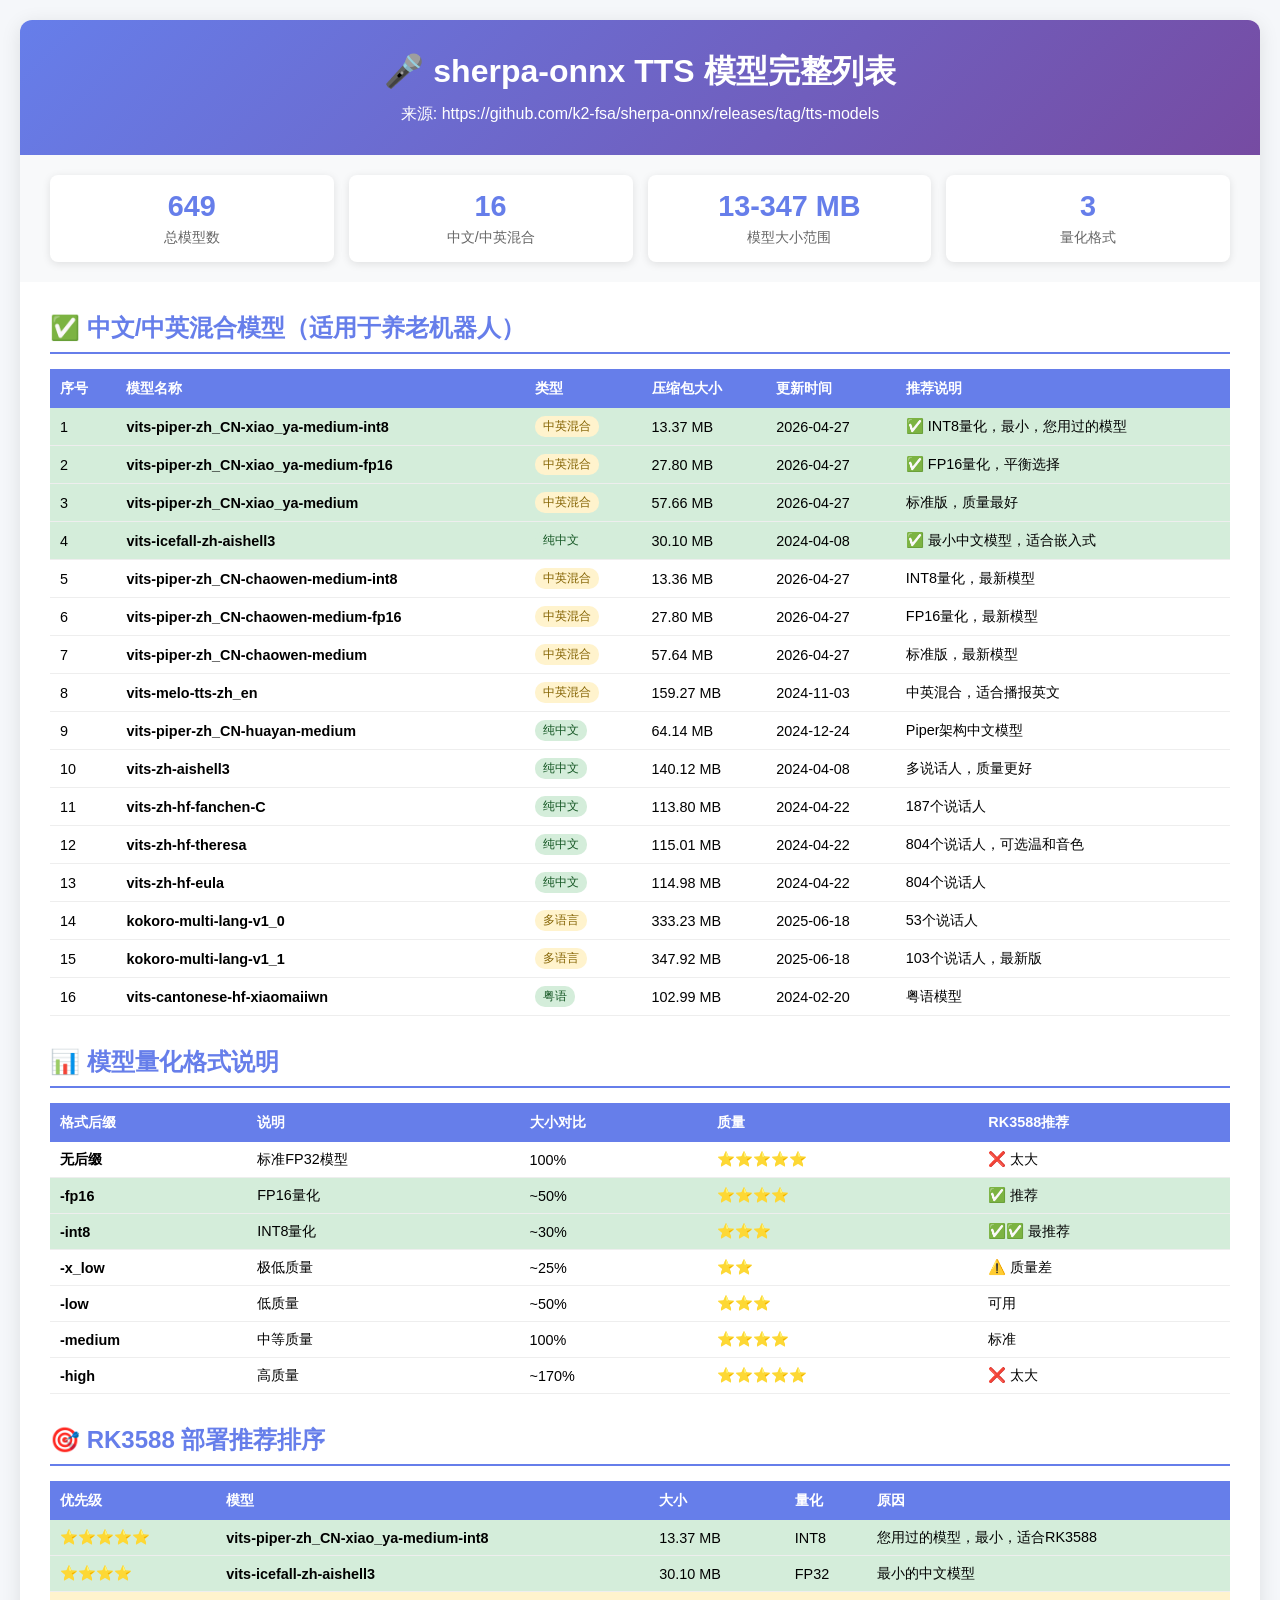
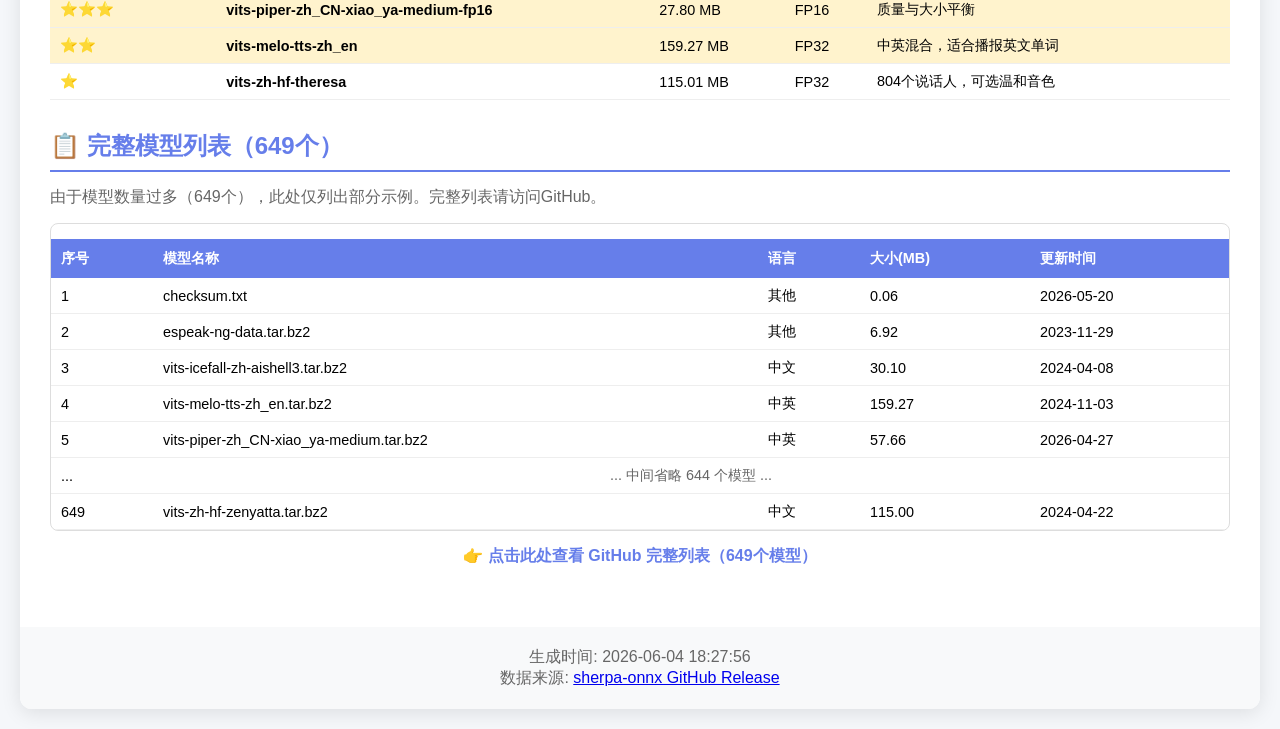
<file: module-evaluation/TTS/TTS模型完整列表.html>
<!DOCTYPE html>
<html lang="zh-CN">
<head>
    <meta charset="UTF-8">
    <meta name="viewport" content="width=device-width, initial-scale=1.0">
    <title>sherpa-onnx TTS 模型完整列表</title>
    <style>
        * { margin: 0; padding: 0; box-sizing: border-box; }
        body { font-family: "Microsoft YaHei", sans-serif; background: #f5f7fa; padding: 20px; }
        .container { max-width: 1400px; margin: 0 auto; background: white; border-radius: 12px; box-shadow: 0 4px 20px rgba(0,0,0,0.1); }
        .header { background: linear-gradient(135deg, #667eea 0%, #764ba2 100%); color: white; padding: 30px; text-align: center; border-radius: 12px 12px 0 0; }
        .header h1 { font-size: 2em; margin-bottom: 10px; }
        .stats { display: grid; grid-template-columns: repeat(4, 1fr); gap: 15px; padding: 20px 30px; background: #f8f9fa; }
        .stat-card { background: white; padding: 15px; border-radius: 8px; text-align: center; box-shadow: 0 2px 8px rgba(0,0,0,0.1); }
        .stat-number { font-size: 1.8em; font-weight: bold; color: #667eea; }
        .stat-label { color: #666; font-size: 0.9em; margin-top: 5px; }
        .content { padding: 30px; }
        .section { margin-bottom: 30px; }
        .section-title { font-size: 1.5em; color: #667eea; margin-bottom: 15px; padding-bottom: 8px; border-bottom: 2px solid #667eea; }
        table { width: 100%; border-collapse: collapse; margin-top: 15px; font-size: 0.9em; }
        th { background: #667eea; color: white; padding: 10px; text-align: left; position: sticky; top: 0; }
        td { padding: 8px 10px; border-bottom: 1px solid #eee; }
        tr:hover { background: #f8f9fa; }
        .badge { display: inline-block; padding: 2px 8px; border-radius: 10px; font-size: 0.85em; }
        .badge-zh { background: #d4edda; color: #155724; }
        .badge-en { background: #d1ecf1; color: #0c5460; }
        .badge-mix { background: #fff3cd; color: #856404; }
        .recommend { background: #d4edda !important; }
        .footer { text-align: center; padding: 20px; background: #f8f9fa; color: #666; border-radius: 0 0 12px 12px; }
    </style>
</head>
<body>
    <div class="container">
        <div class="header">
            <h1>🎤 sherpa-onnx TTS 模型完整列表</h1>
            <p>来源: https://github.com/k2-fsa/sherpa-onnx/releases/tag/tts-models</p>
        </div>

        <div class="stats">
            <div class="stat-card">
                <div class="stat-number">649</div>
                <div class="stat-label">总模型数</div>
            </div>
            <div class="stat-card">
                <div class="stat-number">16</div>
                <div class="stat-label">中文/中英混合</div>
            </div>
            <div class="stat-card">
                <div class="stat-number">13-347 MB</div>
                <div class="stat-label">模型大小范围</div>
            </div>
            <div class="stat-card">
                <div class="stat-number">3</div>
                <div class="stat-label">量化格式</div>
            </div>
        </div>

        <div class="content">
            <div class="section">
                <h2 class="section-title">✅ 中文/中英混合模型（适用于养老机器人）</h2>
                <table>
                    <thead>
                        <tr>
                            <th>序号</th>
                            <th>模型名称</th>
                            <th>类型</th>
                            <th>压缩包大小</th>
                            <th>更新时间</th>
                            <th>推荐说明</th>
                        </tr>
                    </thead>
                    <tbody>
                        <tr class="recommend">
                            <td>1</td>
                            <td><strong>vits-piper-zh_CN-xiao_ya-medium-int8</strong></td>
                            <td><span class="badge badge-mix">中英混合</span></td>
                            <td>13.37 MB</td>
                            <td>2026-04-27</td>
                            <td>✅ INT8量化，最小，您用过的模型</td>
                        </tr>
                        <tr class="recommend">
                            <td>2</td>
                            <td><strong>vits-piper-zh_CN-xiao_ya-medium-fp16</strong></td>
                            <td><span class="badge badge-mix">中英混合</span></td>
                            <td>27.80 MB</td>
                            <td>2026-04-27</td>
                            <td>✅ FP16量化，平衡选择</td>
                        </tr>
                        <tr class="recommend">
                            <td>3</td>
                            <td><strong>vits-piper-zh_CN-xiao_ya-medium</strong></td>
                            <td><span class="badge badge-mix">中英混合</span></td>
                            <td>57.66 MB</td>
                            <td>2026-04-27</td>
                            <td>标准版，质量最好</td>
                        </tr>
                        <tr class="recommend">
                            <td>4</td>
                            <td><strong>vits-icefall-zh-aishell3</strong></td>
                            <td><span class="badge badge-zh">纯中文</span></td>
                            <td>30.10 MB</td>
                            <td>2024-04-08</td>
                            <td>✅ 最小中文模型，适合嵌入式</td>
                        </tr>
                        <tr>
                            <td>5</td>
                            <td><strong>vits-piper-zh_CN-chaowen-medium-int8</strong></td>
                            <td><span class="badge badge-mix">中英混合</span></td>
                            <td>13.36 MB</td>
                            <td>2026-04-27</td>
                            <td>INT8量化，最新模型</td>
                        </tr>
                        <tr>
                            <td>6</td>
                            <td><strong>vits-piper-zh_CN-chaowen-medium-fp16</strong></td>
                            <td><span class="badge badge-mix">中英混合</span></td>
                            <td>27.80 MB</td>
                            <td>2026-04-27</td>
                            <td>FP16量化，最新模型</td>
                        </tr>
                        <tr>
                            <td>7</td>
                            <td><strong>vits-piper-zh_CN-chaowen-medium</strong></td>
                            <td><span class="badge badge-mix">中英混合</span></td>
                            <td>57.64 MB</td>
                            <td>2026-04-27</td>
                            <td>标准版，最新模型</td>
                        </tr>
                        <tr>
                            <td>8</td>
                            <td><strong>vits-melo-tts-zh_en</strong></td>
                            <td><span class="badge badge-mix">中英混合</span></td>
                            <td>159.27 MB</td>
                            <td>2024-11-03</td>
                            <td>中英混合，适合播报英文</td>
                        </tr>
                        <tr>
                            <td>9</td>
                            <td><strong>vits-piper-zh_CN-huayan-medium</strong></td>
                            <td><span class="badge badge-zh">纯中文</span></td>
                            <td>64.14 MB</td>
                            <td>2024-12-24</td>
                            <td>Piper架构中文模型</td>
                        </tr>
                        <tr>
                            <td>10</td>
                            <td><strong>vits-zh-aishell3</strong></td>
                            <td><span class="badge badge-zh">纯中文</span></td>
                            <td>140.12 MB</td>
                            <td>2024-04-08</td>
                            <td>多说话人，质量更好</td>
                        </tr>
                        <tr>
                            <td>11</td>
                            <td><strong>vits-zh-hf-fanchen-C</strong></td>
                            <td><span class="badge badge-zh">纯中文</span></td>
                            <td>113.80 MB</td>
                            <td>2024-04-22</td>
                            <td>187个说话人</td>
                        </tr>
                        <tr>
                            <td>12</td>
                            <td><strong>vits-zh-hf-theresa</strong></td>
                            <td><span class="badge badge-zh">纯中文</span></td>
                            <td>115.01 MB</td>
                            <td>2024-04-22</td>
                            <td>804个说话人，可选温和音色</td>
                        </tr>
                        <tr>
                            <td>13</td>
                            <td><strong>vits-zh-hf-eula</strong></td>
                            <td><span class="badge badge-zh">纯中文</span></td>
                            <td>114.98 MB</td>
                            <td>2024-04-22</td>
                            <td>804个说话人</td>
                        </tr>
                        <tr>
                            <td>14</td>
                            <td><strong>kokoro-multi-lang-v1_0</strong></td>
                            <td><span class="badge badge-mix">多语言</span></td>
                            <td>333.23 MB</td>
                            <td>2025-06-18</td>
                            <td>53个说话人</td>
                        </tr>
                        <tr>
                            <td>15</td>
                            <td><strong>kokoro-multi-lang-v1_1</strong></td>
                            <td><span class="badge badge-mix">多语言</span></td>
                            <td>347.92 MB</td>
                            <td>2025-06-18</td>
                            <td>103个说话人，最新版</td>
                        </tr>
                        <tr>
                            <td>16</td>
                            <td><strong>vits-cantonese-hf-xiaomaiiwn</strong></td>
                            <td><span class="badge badge-zh">粤语</span></td>
                            <td>102.99 MB</td>
                            <td>2024-02-20</td>
                            <td>粤语模型</td>
                        </tr>
                    </tbody>
                </table>
            </div>

            <div class="section">
                <h2 class="section-title">📊 模型量化格式说明</h2>
                <table>
                    <thead>
                        <tr>
                            <th>格式后缀</th>
                            <th>说明</th>
                            <th>大小对比</th>
                            <th>质量</th>
                            <th>RK3588推荐</th>
                        </tr>
                    </thead>
                    <tbody>
                        <tr>
                            <td><strong>无后缀</strong></td>
                            <td>标准FP32模型</td>
                            <td>100%</td>
                            <td>⭐⭐⭐⭐⭐</td>
                            <td>❌ 太大</td>
                        </tr>
                        <tr style="background: #d4edda;">
                            <td><strong>-fp16</strong></td>
                            <td>FP16量化</td>
                            <td>~50%</td>
                            <td>⭐⭐⭐⭐</td>
                            <td>✅ 推荐</td>
                        </tr>
                        <tr style="background: #d4edda;">
                            <td><strong>-int8</strong></td>
                            <td>INT8量化</td>
                            <td>~30%</td>
                            <td>⭐⭐⭐</td>
                            <td>✅✅ 最推荐</td>
                        </tr>
                        <tr>
                            <td><strong>-x_low</strong></td>
                            <td>极低质量</td>
                            <td>~25%</td>
                            <td>⭐⭐</td>
                            <td>⚠️ 质量差</td>
                        </tr>
                        <tr>
                            <td><strong>-low</strong></td>
                            <td>低质量</td>
                            <td>~50%</td>
                            <td>⭐⭐⭐</td>
                            <td>可用</td>
                        </tr>
                        <tr>
                            <td><strong>-medium</strong></td>
                            <td>中等质量</td>
                            <td>100%</td>
                            <td>⭐⭐⭐⭐</td>
                            <td>标准</td>
                        </tr>
                        <tr>
                            <td><strong>-high</strong></td>
                            <td>高质量</td>
                            <td>~170%</td>
                            <td>⭐⭐⭐⭐⭐</td>
                            <td>❌ 太大</td>
                        </tr>
                    </tbody>
                </table>
            </div>

            <div class="section">
                <h2 class="section-title">🎯 RK3588 部署推荐排序</h2>
                <table>
                    <thead>
                        <tr>
                            <th>优先级</th>
                            <th>模型</th>
                            <th>大小</th>
                            <th>量化</th>
                            <th>原因</th>
                        </tr>
                    </thead>
                    <tbody>
                        <tr style="background: #d4edda;">
                            <td>⭐⭐⭐⭐⭐</td>
                            <td><strong>vits-piper-zh_CN-xiao_ya-medium-int8</strong></td>
                            <td>13.37 MB</td>
                            <td>INT8</td>
                            <td>您用过的模型，最小，适合RK3588</td>
                        </tr>
                        <tr style="background: #d4edda;">
                            <td>⭐⭐⭐⭐</td>
                            <td><strong>vits-icefall-zh-aishell3</strong></td>
                            <td>30.10 MB</td>
                            <td>FP32</td>
                            <td>最小的中文模型</td>
                        </tr>
                        <tr style="background: #fff3cd;">
                            <td>⭐⭐⭐</td>
                            <td><strong>vits-piper-zh_CN-xiao_ya-medium-fp16</strong></td>
                            <td>27.80 MB</td>
                            <td>FP16</td>
                            <td>质量与大小平衡</td>
                        </tr>
                        <tr style="background: #fff3cd;">
                            <td>⭐⭐</td>
                            <td><strong>vits-melo-tts-zh_en</strong></td>
                            <td>159.27 MB</td>
                            <td>FP32</td>
                            <td>中英混合，适合播报英文单词</td>
                        </tr>
                        <tr>
                            <td>⭐</td>
                            <td><strong>vits-zh-hf-theresa</strong></td>
                            <td>115.01 MB</td>
                            <td>FP32</td>
                            <td>804个说话人，可选温和音色</td>
                        </tr>
                    </tbody>
                </table>
            </div>

            <div class="section">
                <h2 class="section-title">📋 完整模型列表（649个）</h2>
                <p style="margin-bottom: 15px; color: #666;">由于模型数量过多（649个），此处仅列出部分示例。完整列表请访问GitHub。</p>
                <div style="max-height: 400px; overflow-y: auto; border: 1px solid #ddd; border-radius: 8px;">
                    <table>
                        <thead>
                            <tr>
                                <th>序号</th>
                                <th>模型名称</th>
                                <th>语言</th>
                                <th>大小(MB)</th>
                                <th>更新时间</th>
                            </tr>
                        </thead>
                        <tbody>
                            <tr><td>1</td><td>checksum.txt</td><td>其他</td><td>0.06</td><td>2026-05-20</td></tr>
                            <tr><td>2</td><td>espeak-ng-data.tar.bz2</td><td>其他</td><td>6.92</td><td>2023-11-29</td></tr>
                            <tr><td>3</td><td>vits-icefall-zh-aishell3.tar.bz2</td><td>中文</td><td>30.10</td><td>2024-04-08</td></tr>
                            <tr><td>4</td><td>vits-melo-tts-zh_en.tar.bz2</td><td>中英</td><td>159.27</td><td>2024-11-03</td></tr>
                            <tr><td>5</td><td>vits-piper-zh_CN-xiao_ya-medium.tar.bz2</td><td>中英</td><td>57.66</td><td>2026-04-27</td></tr>
                            <tr><td>...</td><td colspan="4" style="text-align: center; color: #666;">... 中间省略 644 个模型 ...</td></tr>
                            <tr><td>649</td><td>vits-zh-hf-zenyatta.tar.bz2</td><td>中文</td><td>115.00</td><td>2024-04-22</td></tr>
                        </tbody>
                    </table>
                </div>
                <p style="margin-top: 15px; text-align: center;">
                    <a href="https://github.com/k2-fsa/sherpa-onnx/releases/tag/tts-models" 
                       style="color: #667eea; text-decoration: none; font-weight: bold;">
                       👉 点击此处查看 GitHub 完整列表（649个模型）
                    </a>
                </p>
            </div>
        </div>

        <div class="footer">
            <p>生成时间: 2026-06-04 18:27:56</p>
            <p>数据来源: <a href="https://github.com/k2-fsa/sherpa-onnx/releases/tag/tts-models">sherpa-onnx GitHub Release</a></p>
        </div>
    </div>
</body>
</html>
</file>
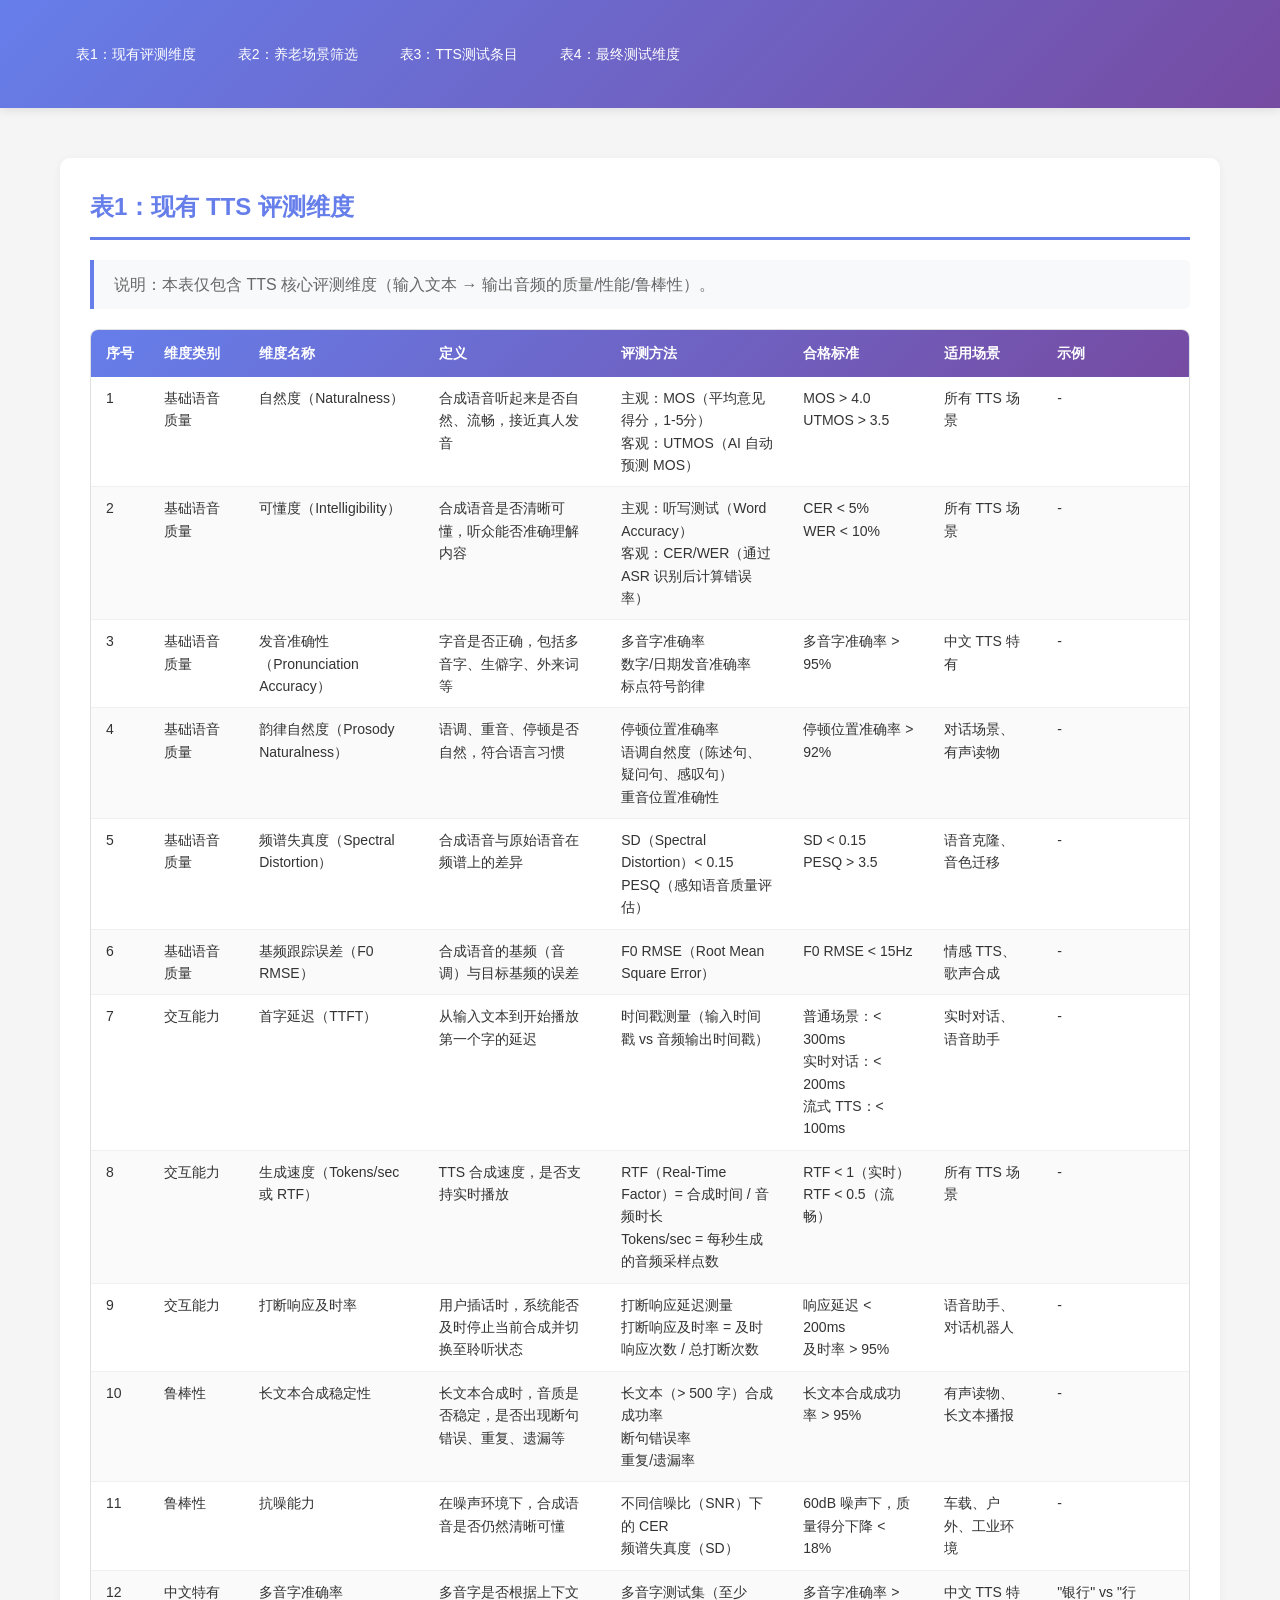
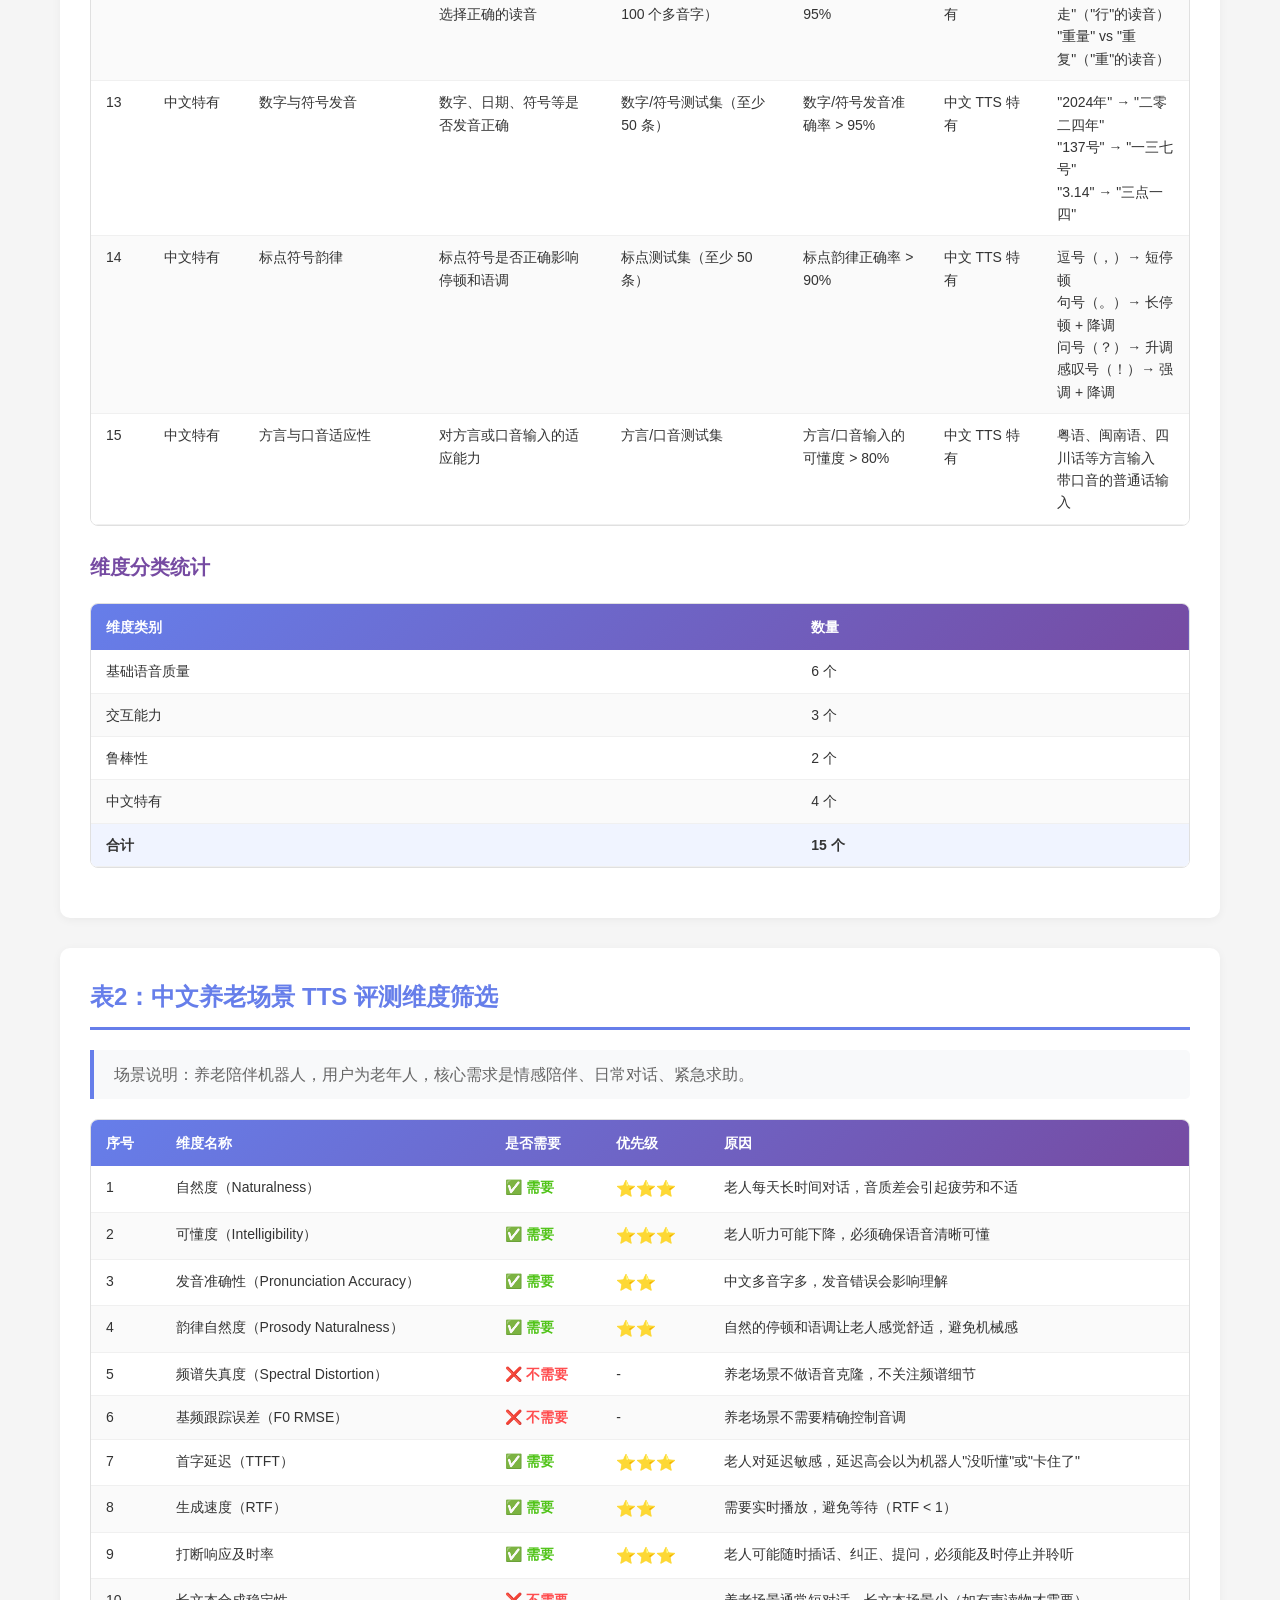
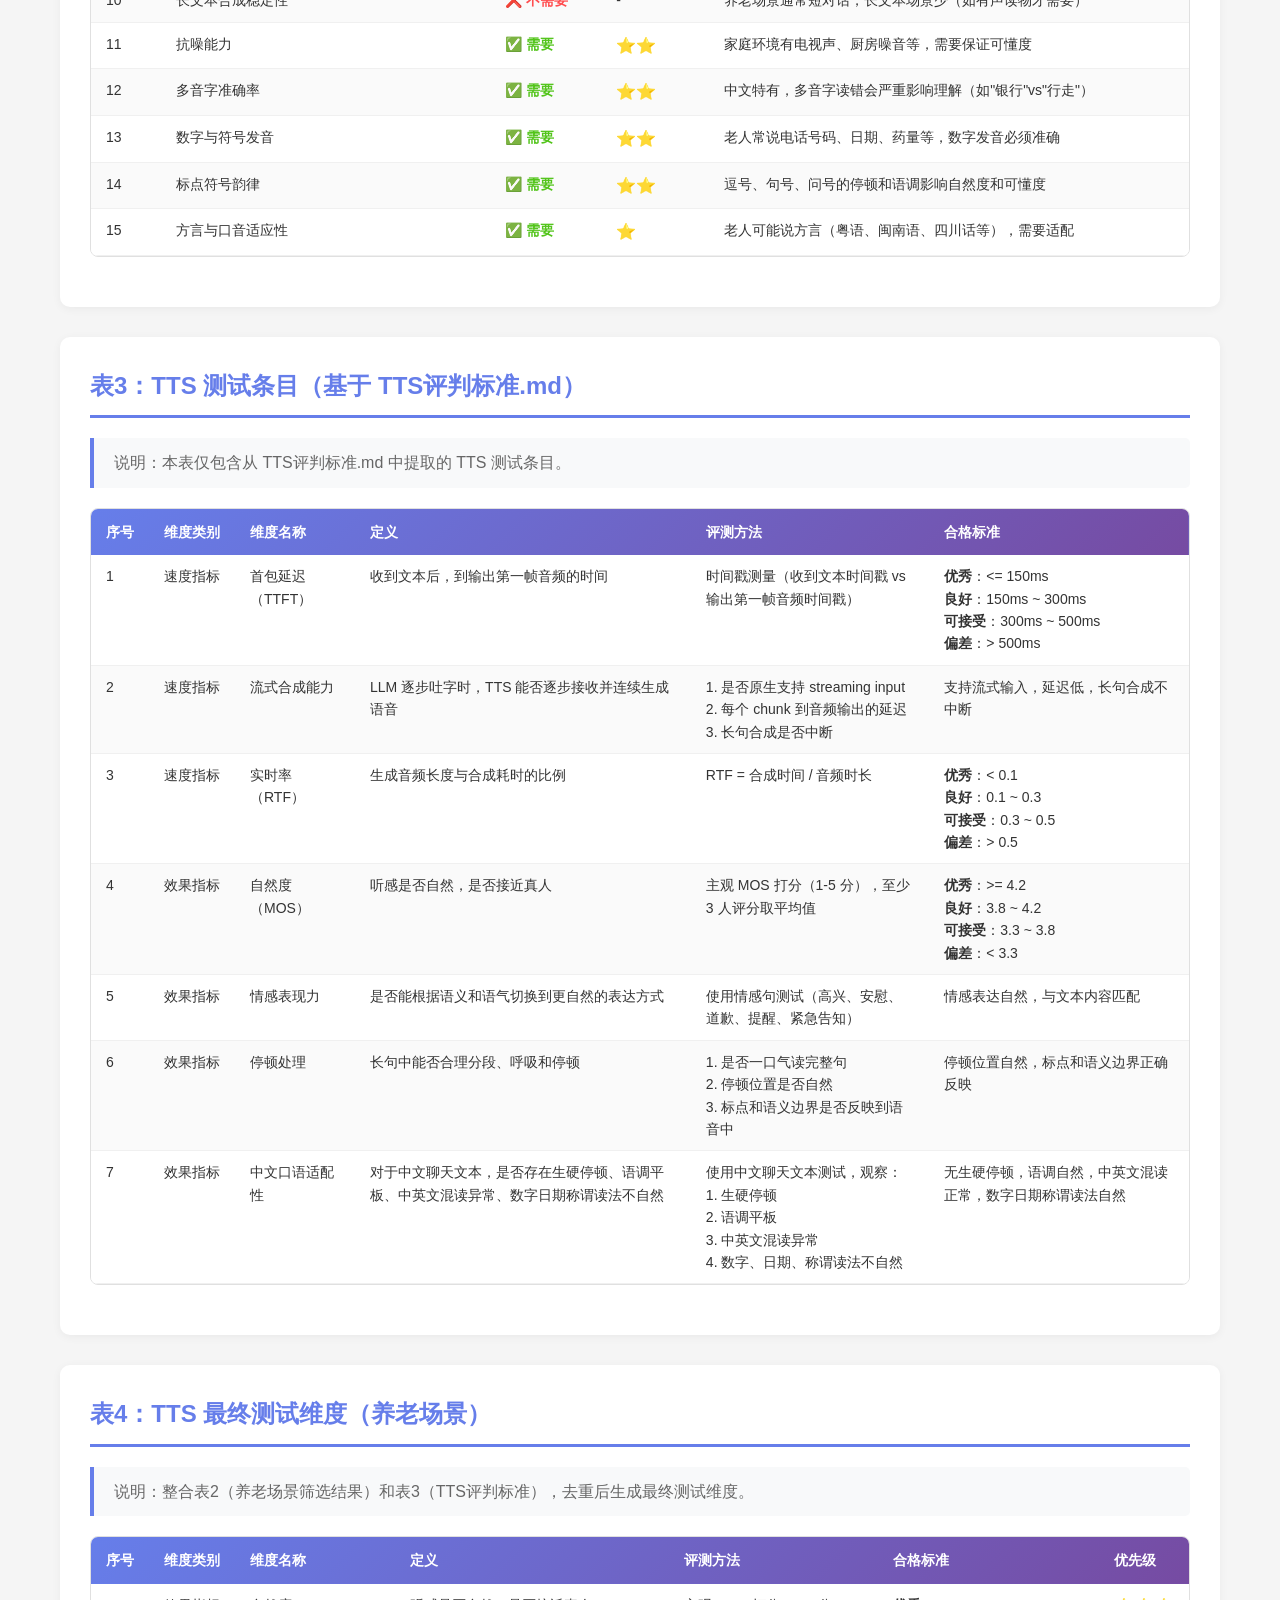
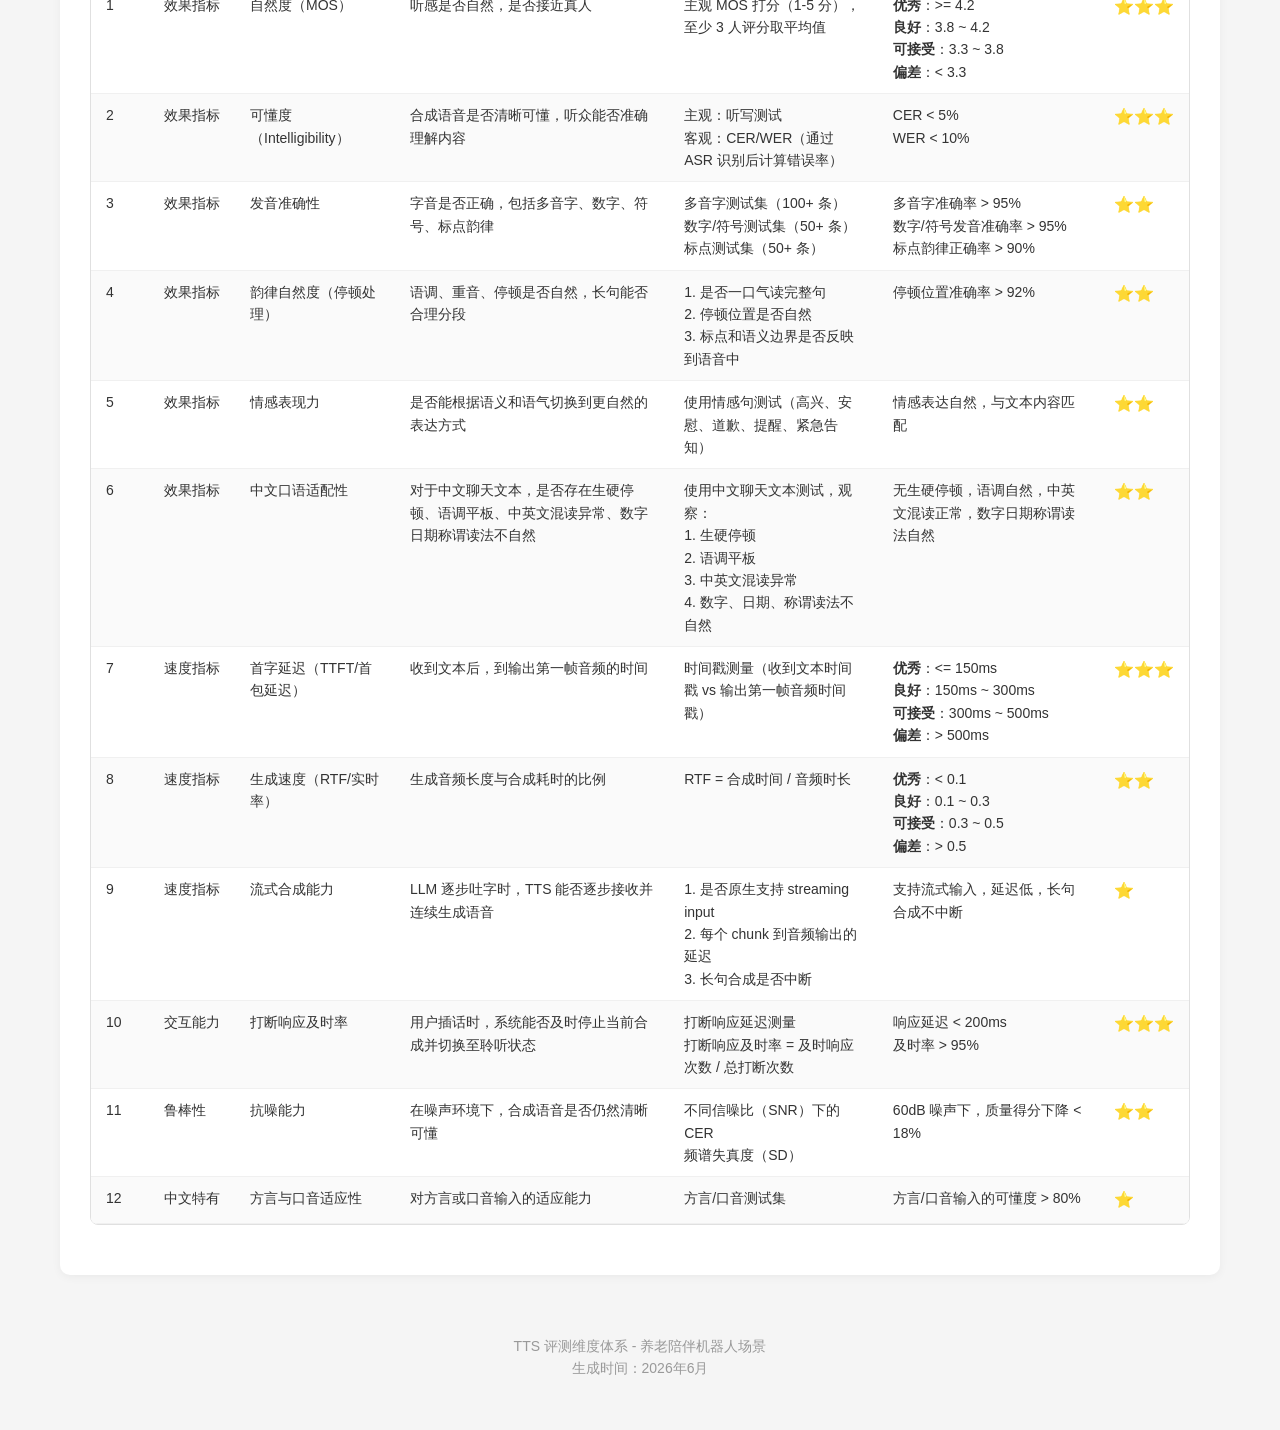
<file: module-evaluation/TTS/TTS评测维度体系.html>
<!DOCTYPE html>
<html lang="zh-CN">
<head>
    <meta charset="UTF-8">
    <meta name="viewport" content="width=device-width, initial-scale=1.0">
    <title>TTS 评测维度体系</title>
    <style>
        * {
            margin: 0;
            padding: 0;
            box-sizing: border-box;
        }
        
        body {
            font-family: -apple-system, BlinkMacSystemFont, "Segoe UI", "PingFang SC", "Hiragino Sans GB", "Microsoft YaHei", sans-serif;
            line-height: 1.6;
            color: #333;
            background: #f5f5f5;
        }
        
        .container {
            max-width: 1200px;
            margin: 0 auto;
            padding: 20px;
        }
        
        /* 导航栏 */
        .navbar {
            background: linear-gradient(135deg, #667eea 0%, #764ba2 100%);
            padding: 15px 0;
            position: sticky;
            top: 0;
            z-index: 100;
            box-shadow: 0 2px 10px rgba(0,0,0,0.1);
        }
        
        .navbar .container {
            display: flex;
            gap: 10px;
            align-items: center;
        }
        
        .navbar a {
            color: white;
            text-decoration: none;
            padding: 8px 16px;
            border-radius: 20px;
            transition: all 0.3s;
            font-size: 14px;
            white-space: nowrap;
        }
        
        .navbar a:hover {
            background: rgba(255,255,255,0.2);
        }
        
        /* 章节 */
        .section {
            background: white;
            margin: 30px 0;
            padding: 30px;
            border-radius: 10px;
            box-shadow: 0 2px 10px rgba(0,0,0,0.05);
        }
        
        .section h1 {
            color: #667eea;
            border-bottom: 3px solid #667eea;
            padding-bottom: 10px;
            margin-bottom: 20px;
            font-size: 24px;
        }
        
        .section h2 {
            color: #764ba2;
            margin-top: 25px;
            margin-bottom: 15px;
            font-size: 20px;
        }
        
        .section blockquote {
            background: #f8f9fa;
            border-left: 4px solid #667eea;
            padding: 12px 20px;
            margin: 15px 0;
            color: #666;
            border-radius: 0 5px 5px 0;
        }
        
        /* 表格样式 */
        .table-wrapper {
            overflow-x: auto;
            margin: 20px 0;
            border-radius: 8px;
            border: 1px solid #e0e0e0;
        }
        
        table {
            width: 100%;
            border-collapse: collapse;
            background: white;
            font-size: 14px;
        }
        
        thead {
            background: linear-gradient(135deg, #667eea 0%, #764ba2 100%);
            color: white;
        }
        
        th {
            padding: 12px 15px;
            text-align: left;
            font-weight: 600;
            white-space: nowrap;
        }
        
        td {
            padding: 10px 15px;
            border-bottom: 1px solid #f0f0f0;
            vertical-align: top;
        }
        
        tbody tr:hover {
            background: #f8f9ff;
        }
        
        tbody tr:nth-child(even) {
            background: #fafafa;
        }
        
        tbody tr:nth-child(even):hover {
            background: #f0f4ff;
        }
        
        /* 状态标签 */
        .status-need {
            color: #52c41a;
            font-weight: 600;
        }
        
        .status-optional {
            color: #faad14;
            font-weight: 600;
        }
        
        .status-unneed {
            color: #ff4d4f;
            font-weight: 600;
        }
        
        /* 优先级星星 */
        .priority {
            color: #faad14;
            font-size: 16px;
        }
        
        .priority-empty {
            color: #d9d9d9;
        }
        
        /* 页脚 */
        .footer {
            text-align: center;
            padding: 30px;
            color: #999;
            font-size: 14px;
        }
        
        /* 响应式 */
        @media (max-width: 768px) {
            .navbar .container {
                flex-wrap: wrap;
                justify-content: center;
            }
            
            .section {
                padding: 20px;
            }
            
            table {
                font-size: 13px;
            }
            
            th, td {
                padding: 8px 10px;
            }
        }
    </style>
</head>
<body>
    <!-- 导航栏 -->
    <nav class="navbar">
        <div class="container">
            <a href="#table1">表1：现有评测维度</a>
            <a href="#table2">表2：养老场景筛选</a>
            <a href="#table3">表3：TTS测试条目</a>
            <a href="#table4">表4：最终测试维度</a>
        </div>
    </nav>
    
    <div class="container">
        <!-- 表1 -->
        <div class="section" id="table1">
            <h1>表1：现有 TTS 评测维度</h1>
            <blockquote>说明：本表仅包含 TTS 核心评测维度（输入文本 → 输出音频的质量/性能/鲁棒性）。</blockquote>
            
            <div class="table-wrapper">
                <table>
                    <thead>
                        <tr>
                            <th>序号</th>
                            <th>维度类别</th>
                            <th>维度名称</th>
                            <th>定义</th>
                            <th>评测方法</th>
                            <th>合格标准</th>
                            <th>适用场景</th>
                            <th>示例</th>
                        </tr>
                    </thead>
                    <tbody>
                        <tr>
                            <td>1</td>
                            <td>基础语音质量</td>
                            <td>自然度（Naturalness）</td>
                            <td>合成语音听起来是否自然、流畅，接近真人发音</td>
                            <td>主观：MOS（平均意见得分，1-5分）<br>客观：UTMOS（AI 自动预测 MOS）</td>
                            <td>MOS > 4.0<br>UTMOS > 3.5</td>
                            <td>所有 TTS 场景</td>
                            <td>-</td>
                        </tr>
                        <tr>
                            <td>2</td>
                            <td>基础语音质量</td>
                            <td>可懂度（Intelligibility）</td>
                            <td>合成语音是否清晰可懂，听众能否准确理解内容</td>
                            <td>主观：听写测试（Word Accuracy）<br>客观：CER/WER（通过 ASR 识别后计算错误率）</td>
                            <td>CER < 5%<br>WER < 10%</td>
                            <td>所有 TTS 场景</td>
                            <td>-</td>
                        </tr>
                        <tr>
                            <td>3</td>
                            <td>基础语音质量</td>
                            <td>发音准确性（Pronunciation Accuracy）</td>
                            <td>字音是否正确，包括多音字、生僻字、外来词等</td>
                            <td>多音字准确率<br>数字/日期发音准确率<br>标点符号韵律</td>
                            <td>多音字准确率 > 95%</td>
                            <td>中文 TTS 特有</td>
                            <td>-</td>
                        </tr>
                        <tr>
                            <td>4</td>
                            <td>基础语音质量</td>
                            <td>韵律自然度（Prosody Naturalness）</td>
                            <td>语调、重音、停顿是否自然，符合语言习惯</td>
                            <td>停顿位置准确率<br>语调自然度（陈述句、疑问句、感叹句）<br>重音位置准确性</td>
                            <td>停顿位置准确率 > 92%</td>
                            <td>对话场景、有声读物</td>
                            <td>-</td>
                        </tr>
                        <tr>
                            <td>5</td>
                            <td>基础语音质量</td>
                            <td>频谱失真度（Spectral Distortion）</td>
                            <td>合成语音与原始语音在频谱上的差异</td>
                            <td>SD（Spectral Distortion）< 0.15<br>PESQ（感知语音质量评估）</td>
                            <td>SD < 0.15<br>PESQ > 3.5</td>
                            <td>语音克隆、音色迁移</td>
                            <td>-</td>
                        </tr>
                        <tr>
                            <td>6</td>
                            <td>基础语音质量</td>
                            <td>基频跟踪误差（F0 RMSE）</td>
                            <td>合成语音的基频（音调）与目标基频的误差</td>
                            <td>F0 RMSE（Root Mean Square Error）</td>
                            <td>F0 RMSE < 15Hz</td>
                            <td>情感 TTS、歌声合成</td>
                            <td>-</td>
                        </tr>
                        <tr>
                            <td>7</td>
                            <td>交互能力</td>
                            <td>首字延迟（TTFT）</td>
                            <td>从输入文本到开始播放第一个字的延迟</td>
                            <td>时间戳测量（输入时间戳 vs 音频输出时间戳）</td>
                            <td>普通场景：< 300ms<br>实时对话：< 200ms<br>流式 TTS：< 100ms</td>
                            <td>实时对话、语音助手</td>
                            <td>-</td>
                        </tr>
                        <tr>
                            <td>8</td>
                            <td>交互能力</td>
                            <td>生成速度（Tokens/sec 或 RTF）</td>
                            <td>TTS 合成速度，是否支持实时播放</td>
                            <td>RTF（Real-Time Factor）= 合成时间 / 音频时长<br>Tokens/sec = 每秒生成的音频采样点数</td>
                            <td>RTF < 1（实时）<br>RTF < 0.5（流畅）</td>
                            <td>所有 TTS 场景</td>
                            <td>-</td>
                        </tr>
                        <tr>
                            <td>9</td>
                            <td>交互能力</td>
                            <td>打断响应及时率</td>
                            <td>用户插话时，系统能否及时停止当前合成并切换至聆听状态</td>
                            <td>打断响应延迟测量<br>打断响应及时率 = 及时响应次数 / 总打断次数</td>
                            <td>响应延迟 < 200ms<br>及时率 > 95%</td>
                            <td>语音助手、对话机器人</td>
                            <td>-</td>
                        </tr>
                        <tr>
                            <td>10</td>
                            <td>鲁棒性</td>
                            <td>长文本合成稳定性</td>
                            <td>长文本合成时，音质是否稳定，是否出现断句错误、重复、遗漏等</td>
                            <td>长文本（> 500 字）合成成功率<br>断句错误率<br>重复/遗漏率</td>
                            <td>长文本合成成功率 > 95%</td>
                            <td>有声读物、长文本播报</td>
                            <td>-</td>
                        </tr>
                        <tr>
                            <td>11</td>
                            <td>鲁棒性</td>
                            <td>抗噪能力</td>
                            <td>在噪声环境下，合成语音是否仍然清晰可懂</td>
                            <td>不同信噪比（SNR）下的 CER<br>频谱失真度（SD）</td>
                            <td>60dB 噪声下，质量得分下降 < 18%</td>
                            <td>车载、户外、工业环境</td>
                            <td>-</td>
                        </tr>
                        <tr>
                            <td>12</td>
                            <td>中文特有</td>
                            <td>多音字准确率</td>
                            <td>多音字是否根据上下文选择正确的读音</td>
                            <td>多音字测试集（至少 100 个多音字）</td>
                            <td>多音字准确率 > 95%</td>
                            <td>中文 TTS 特有</td>
                            <td>"银行" vs "行走"（"行"的读音）<br>"重量" vs "重复"（"重"的读音）</td>
                        </tr>
                        <tr>
                            <td>13</td>
                            <td>中文特有</td>
                            <td>数字与符号发音</td>
                            <td>数字、日期、符号等是否发音正确</td>
                            <td>数字/符号测试集（至少 50 条）</td>
                            <td>数字/符号发音准确率 > 95%</td>
                            <td>中文 TTS 特有</td>
                            <td>"2024年" → "二零二四年"<br>"137号" → "一三七号"<br>"3.14" → "三点一四"</td>
                        </tr>
                        <tr>
                            <td>14</td>
                            <td>中文特有</td>
                            <td>标点符号韵律</td>
                            <td>标点符号是否正确影响停顿和语调</td>
                            <td>标点测试集（至少 50 条）</td>
                            <td>标点韵律正确率 > 90%</td>
                            <td>中文 TTS 特有</td>
                            <td>逗号（，）→ 短停顿<br>句号（。）→ 长停顿 + 降调<br>问号（？）→ 升调<br>感叹号（！）→ 强调 + 降调</td>
                        </tr>
                        <tr>
                            <td>15</td>
                            <td>中文特有</td>
                            <td>方言与口音适应性</td>
                            <td>对方言或口音输入的适应能力</td>
                            <td>方言/口音测试集</td>
                            <td>方言/口音输入的可懂度 > 80%</td>
                            <td>中文 TTS 特有</td>
                            <td>粤语、闽南语、四川话等方言输入<br>带口音的普通话输入</td>
                        </tr>
                    </tbody>
                </table>
            </div>
            
            <h2>维度分类统计</h2>
            <div class="table-wrapper">
                <table>
                    <thead>
                        <tr>
                            <th>维度类别</th>
                            <th>数量</th>
                        </tr>
                    </thead>
                    <tbody>
                        <tr><td>基础语音质量</td><td>6 个</td></tr>
                        <tr><td>交互能力</td><td>3 个</td></tr>
                        <tr><td>鲁棒性</td><td>2 个</td></tr>
                        <tr><td>中文特有</td><td>4 个</td></tr>
                        <tr style="font-weight: 600; background: #f0f4ff;"><td>合计</td><td>15 个</td></tr>
                    </tbody>
                </table>
            </div>
        </div>
        
        <!-- 表2 -->
        <div class="section" id="table2">
            <h1>表2：中文养老场景 TTS 评测维度筛选</h1>
            <blockquote>场景说明：养老陪伴机器人，用户为老年人，核心需求是情感陪伴、日常对话、紧急求助。</blockquote>
            
            <div class="table-wrapper">
                <table>
                    <thead>
                        <tr>
                            <th>序号</th>
                            <th>维度名称</th>
                            <th>是否需要</th>
                            <th>优先级</th>
                            <th>原因</th>
                        </tr>
                    </thead>
                    <tbody>
                        <tr>
                            <td>1</td>
                            <td>自然度（Naturalness）</td>
                            <td class="status-need">✅ 需要</td>
                            <td><span class="priority">⭐⭐⭐</span></td>
                            <td>老人每天长时间对话，音质差会引起疲劳和不适</td>
                        </tr>
                        <tr>
                            <td>2</td>
                            <td>可懂度（Intelligibility）</td>
                            <td class="status-need">✅ 需要</td>
                            <td><span class="priority">⭐⭐⭐</span></td>
                            <td>老人听力可能下降，必须确保语音清晰可懂</td>
                        </tr>
                        <tr>
                            <td>3</td>
                            <td>发音准确性（Pronunciation Accuracy）</td>
                            <td class="status-need">✅ 需要</td>
                            <td><span class="priority">⭐⭐</span></td>
                            <td>中文多音字多，发音错误会影响理解</td>
                        </tr>
                        <tr>
                            <td>4</td>
                            <td>韵律自然度（Prosody Naturalness）</td>
                            <td class="status-need">✅ 需要</td>
                            <td><span class="priority">⭐⭐</span></td>
                            <td>自然的停顿和语调让老人感觉舒适，避免机械感</td>
                        </tr>
                        <tr>
                            <td>5</td>
                            <td>频谱失真度（Spectral Distortion）</td>
                            <td class="status-unneed">❌ 不需要</td>
                            <td>-</td>
                            <td>养老场景不做语音克隆，不关注频谱细节</td>
                        </tr>
                        <tr>
                            <td>6</td>
                            <td>基频跟踪误差（F0 RMSE）</td>
                            <td class="status-unneed">❌ 不需要</td>
                            <td>-</td>
                            <td>养老场景不需要精确控制音调</td>
                        </tr>
                        <tr>
                            <td>7</td>
                            <td>首字延迟（TTFT）</td>
                            <td class="status-need">✅ 需要</td>
                            <td><span class="priority">⭐⭐⭐</span></td>
                            <td>老人对延迟敏感，延迟高会以为机器人"没听懂"或"卡住了"</td>
                        </tr>
                        <tr>
                            <td>8</td>
                            <td>生成速度（RTF）</td>
                            <td class="status-need">✅ 需要</td>
                            <td><span class="priority">⭐⭐</span></td>
                            <td>需要实时播放，避免等待（RTF < 1）</td>
                        </tr>
                        <tr>
                            <td>9</td>
                            <td>打断响应及时率</td>
                            <td class="status-need">✅ 需要</td>
                            <td><span class="priority">⭐⭐⭐</span></td>
                            <td>老人可能随时插话、纠正、提问，必须能及时停止并聆听</td>
                        </tr>
                        <tr>
                            <td>10</td>
                            <td>长文本合成稳定性</td>
                            <td class="status-unneed">❌ 不需要</td>
                            <td>-</td>
                            <td>养老场景通常短对话，长文本场景少（如有声读物才需要）</td>
                        </tr>
                        <tr>
                            <td>11</td>
                            <td>抗噪能力</td>
                            <td class="status-need">✅ 需要</td>
                            <td><span class="priority">⭐⭐</span></td>
                            <td>家庭环境有电视声、厨房噪音等，需要保证可懂度</td>
                        </tr>
                        <tr>
                            <td>12</td>
                            <td>多音字准确率</td>
                            <td class="status-need">✅ 需要</td>
                            <td><span class="priority">⭐⭐</span></td>
                            <td>中文特有，多音字读错会严重影响理解（如"银行"vs"行走"）</td>
                        </tr>
                        <tr>
                            <td>13</td>
                            <td>数字与符号发音</td>
                            <td class="status-need">✅ 需要</td>
                            <td><span class="priority">⭐⭐</span></td>
                            <td>老人常说电话号码、日期、药量等，数字发音必须准确</td>
                        </tr>
                        <tr>
                            <td>14</td>
                            <td>标点符号韵律</td>
                            <td class="status-need">✅ 需要</td>
                            <td><span class="priority">⭐⭐</span></td>
                            <td>逗号、句号、问号的停顿和语调影响自然度和可懂度</td>
                        </tr>
                        <tr>
                            <td>15</td>
                            <td>方言与口音适应性</td>
                            <td class="status-need">✅ 需要</td>
                            <td><span class="priority">⭐</span></td>
                            <td>老人可能说方言（粤语、闽南语、四川话等），需要适配</td>
                        </tr>
                    </tbody>
                </table>
            </div>
        </div>
        
        <!-- 表3 -->
        <div class="section" id="table3">
            <h1>表3：TTS 测试条目（基于 TTS评判标准.md）</h1>
            <blockquote>说明：本表仅包含从 TTS评判标准.md 中提取的 TTS 测试条目。</blockquote>
            
            <div class="table-wrapper">
                <table>
                    <thead>
                        <tr>
                            <th>序号</th>
                            <th>维度类别</th>
                            <th>维度名称</th>
                            <th>定义</th>
                            <th>评测方法</th>
                            <th>合格标准</th>
                        </tr>
                    </thead>
                    <tbody>
                        <tr>
                            <td>1</td>
                            <td>速度指标</td>
                            <td>首包延迟（TTFT）</td>
                            <td>收到文本后，到输出第一帧音频的时间</td>
                            <td>时间戳测量（收到文本时间戳 vs 输出第一帧音频时间戳）</td>
                            <td><strong>优秀</strong>：<= 150ms<br><strong>良好</strong>：150ms ~ 300ms<br><strong>可接受</strong>：300ms ~ 500ms<br><strong>偏差</strong>：> 500ms</td>
                        </tr>
                        <tr>
                            <td>2</td>
                            <td>速度指标</td>
                            <td>流式合成能力</td>
                            <td>LLM 逐步吐字时，TTS 能否逐步接收并连续生成语音</td>
                            <td>1. 是否原生支持 streaming input<br>2. 每个 chunk 到音频输出的延迟<br>3. 长句合成是否中断</td>
                            <td>支持流式输入，延迟低，长句合成不中断</td>
                        </tr>
                        <tr>
                            <td>3</td>
                            <td>速度指标</td>
                            <td>实时率（RTF）</td>
                            <td>生成音频长度与合成耗时的比例</td>
                            <td>RTF = 合成时间 / 音频时长</td>
                            <td><strong>优秀</strong>：< 0.1<br><strong>良好</strong>：0.1 ~ 0.3<br><strong>可接受</strong>：0.3 ~ 0.5<br><strong>偏差</strong>：> 0.5</td>
                        </tr>
                        <tr>
                            <td>4</td>
                            <td>效果指标</td>
                            <td>自然度（MOS）</td>
                            <td>听感是否自然，是否接近真人</td>
                            <td>主观 MOS 打分（1-5 分），至少 3 人评分取平均值</td>
                            <td><strong>优秀</strong>：>= 4.2<br><strong>良好</strong>：3.8 ~ 4.2<br><strong>可接受</strong>：3.3 ~ 3.8<br><strong>偏差</strong>：< 3.3</td>
                        </tr>
                        <tr>
                            <td>5</td>
                            <td>效果指标</td>
                            <td>情感表现力</td>
                            <td>是否能根据语义和语气切换到更自然的表达方式</td>
                            <td>使用情感句测试（高兴、安慰、道歉、提醒、紧急告知）</td>
                            <td>情感表达自然，与文本内容匹配</td>
                        </tr>
                        <tr>
                            <td>6</td>
                            <td>效果指标</td>
                            <td>停顿处理</td>
                            <td>长句中能否合理分段、呼吸和停顿</td>
                            <td>1. 是否一口气读完整句<br>2. 停顿位置是否自然<br>3. 标点和语义边界是否反映到语音中</td>
                            <td>停顿位置自然，标点和语义边界正确反映</td>
                        </tr>
                        <tr>
                            <td>7</td>
                            <td>效果指标</td>
                            <td>中文口语适配性</td>
                            <td>对于中文聊天文本，是否存在生硬停顿、语调平板、中英文混读异常、数字日期称谓读法不自然</td>
                            <td>使用中文聊天文本测试，观察：<br>1. 生硬停顿<br>2. 语调平板<br>3. 中英文混读异常<br>4. 数字、日期、称谓读法不自然</td>
                            <td>无生硬停顿，语调自然，中英文混读正常，数字日期称谓读法自然</td>
                        </tr>
                    </tbody>
                </table>
            </div>
        </div>
        
        <!-- 表4 -->
        <div class="section" id="table4">
            <h1>表4：TTS 最终测试维度（养老场景）</h1>
            <blockquote>说明：整合表2（养老场景筛选结果）和表3（TTS评判标准），去重后生成最终测试维度。</blockquote>
            
            <div class="table-wrapper">
                <table>
                    <thead>
                        <tr>
                            <th>序号</th>
                            <th>维度类别</th>
                            <th>维度名称</th>
                            <th>定义</th>
                            <th>评测方法</th>
                            <th>合格标准</th>
                            <th>优先级</th>
                        </tr>
                    </thead>
                    <tbody>
                        <tr>
                            <td>1</td>
                            <td>效果指标</td>
                            <td>自然度（MOS）</td>
                            <td>听感是否自然，是否接近真人</td>
                            <td>主观 MOS 打分（1-5 分），至少 3 人评分取平均值</td>
                            <td><strong>优秀</strong>：>= 4.2<br><strong>良好</strong>：3.8 ~ 4.2<br><strong>可接受</strong>：3.3 ~ 3.8<br><strong>偏差</strong>：< 3.3</td>
                            <td><span class="priority">⭐⭐⭐</span></td>
                        </tr>
                        <tr>
                            <td>2</td>
                            <td>效果指标</td>
                            <td>可懂度（Intelligibility）</td>
                            <td>合成语音是否清晰可懂，听众能否准确理解内容</td>
                            <td>主观：听写测试<br>客观：CER/WER（通过 ASR 识别后计算错误率）</td>
                            <td>CER < 5%<br>WER < 10%</td>
                            <td><span class="priority">⭐⭐⭐</span></td>
                        </tr>
                        <tr>
                            <td>3</td>
                            <td>效果指标</td>
                            <td>发音准确性</td>
                            <td>字音是否正确，包括多音字、数字、符号、标点韵律</td>
                            <td>多音字测试集（100+ 条）<br>数字/符号测试集（50+ 条）<br>标点测试集（50+ 条）</td>
                            <td>多音字准确率 > 95%<br>数字/符号发音准确率 > 95%<br>标点韵律正确率 > 90%</td>
                            <td><span class="priority">⭐⭐</span></td>
                        </tr>
                        <tr>
                            <td>4</td>
                            <td>效果指标</td>
                            <td>韵律自然度（停顿处理）</td>
                            <td>语调、重音、停顿是否自然，长句能否合理分段</td>
                            <td>1. 是否一口气读完整句<br>2. 停顿位置是否自然<br>3. 标点和语义边界是否反映到语音中</td>
                            <td>停顿位置准确率 > 92%</td>
                            <td><span class="priority">⭐⭐</span></td>
                        </tr>
                        <tr>
                            <td>5</td>
                            <td>效果指标</td>
                            <td>情感表现力</td>
                            <td>是否能根据语义和语气切换到更自然的表达方式</td>
                            <td>使用情感句测试（高兴、安慰、道歉、提醒、紧急告知）</td>
                            <td>情感表达自然，与文本内容匹配</td>
                            <td><span class="priority">⭐⭐</span></td>
                        </tr>
                        <tr>
                            <td>6</td>
                            <td>效果指标</td>
                            <td>中文口语适配性</td>
                            <td>对于中文聊天文本，是否存在生硬停顿、语调平板、中英文混读异常、数字日期称谓读法不自然</td>
                            <td>使用中文聊天文本测试，观察：<br>1. 生硬停顿<br>2. 语调平板<br>3. 中英文混读异常<br>4. 数字、日期、称谓读法不自然</td>
                            <td>无生硬停顿，语调自然，中英文混读正常，数字日期称谓读法自然</td>
                            <td><span class="priority">⭐⭐</span></td>
                        </tr>
                        <tr>
                            <td>7</td>
                            <td>速度指标</td>
                            <td>首字延迟（TTFT/首包延迟）</td>
                            <td>收到文本后，到输出第一帧音频的时间</td>
                            <td>时间戳测量（收到文本时间戳 vs 输出第一帧音频时间戳）</td>
                            <td><strong>优秀</strong>：<= 150ms<br><strong>良好</strong>：150ms ~ 300ms<br><strong>可接受</strong>：300ms ~ 500ms<br><strong>偏差</strong>：> 500ms</td>
                            <td><span class="priority">⭐⭐⭐</span></td>
                        </tr>
                        <tr>
                            <td>8</td>
                            <td>速度指标</td>
                            <td>生成速度（RTF/实时率）</td>
                            <td>生成音频长度与合成耗时的比例</td>
                            <td>RTF = 合成时间 / 音频时长</td>
                            <td><strong>优秀</strong>：< 0.1<br><strong>良好</strong>：0.1 ~ 0.3<br><strong>可接受</strong>：0.3 ~ 0.5<br><strong>偏差</strong>：> 0.5</td>
                            <td><span class="priority">⭐⭐</span></td>
                        </tr>
                        <tr>
                            <td>9</td>
                            <td>速度指标</td>
                            <td>流式合成能力</td>
                            <td>LLM 逐步吐字时，TTS 能否逐步接收并连续生成语音</td>
                            <td>1. 是否原生支持 streaming input<br>2. 每个 chunk 到音频输出的延迟<br>3. 长句合成是否中断</td>
                            <td>支持流式输入，延迟低，长句合成不中断</td>
                            <td><span class="priority">⭐</span></td>
                        </tr>
                        <tr>
                            <td>10</td>
                            <td>交互能力</td>
                            <td>打断响应及时率</td>
                            <td>用户插话时，系统能否及时停止当前合成并切换至聆听状态</td>
                            <td>打断响应延迟测量<br>打断响应及时率 = 及时响应次数 / 总打断次数</td>
                            <td>响应延迟 < 200ms<br>及时率 > 95%</td>
                            <td><span class="priority">⭐⭐⭐</span></td>
                        </tr>
                        <tr>
                            <td>11</td>
                            <td>鲁棒性</td>
                            <td>抗噪能力</td>
                            <td>在噪声环境下，合成语音是否仍然清晰可懂</td>
                            <td>不同信噪比（SNR）下的 CER<br>频谱失真度（SD）</td>
                            <td>60dB 噪声下，质量得分下降 < 18%</td>
                            <td><span class="priority">⭐⭐</span></td>
                        </tr>
                        <tr>
                            <td>12</td>
                            <td>中文特有</td>
                            <td>方言与口音适应性</td>
                            <td>对方言或口音输入的适应能力</td>
                            <td>方言/口音测试集</td>
                            <td>方言/口音输入的可懂度 > 80%</td>
                            <td><span class="priority">⭐</span></td>
                        </tr>
                    </tbody>
                </table>
            </div>
        </div>
        
        <div class="footer">
            <p>TTS 评测维度体系 - 养老陪伴机器人场景</p>
            <p>生成时间：2026年6月</p>
        </div>
    </div>
</body>
</html>
</file>
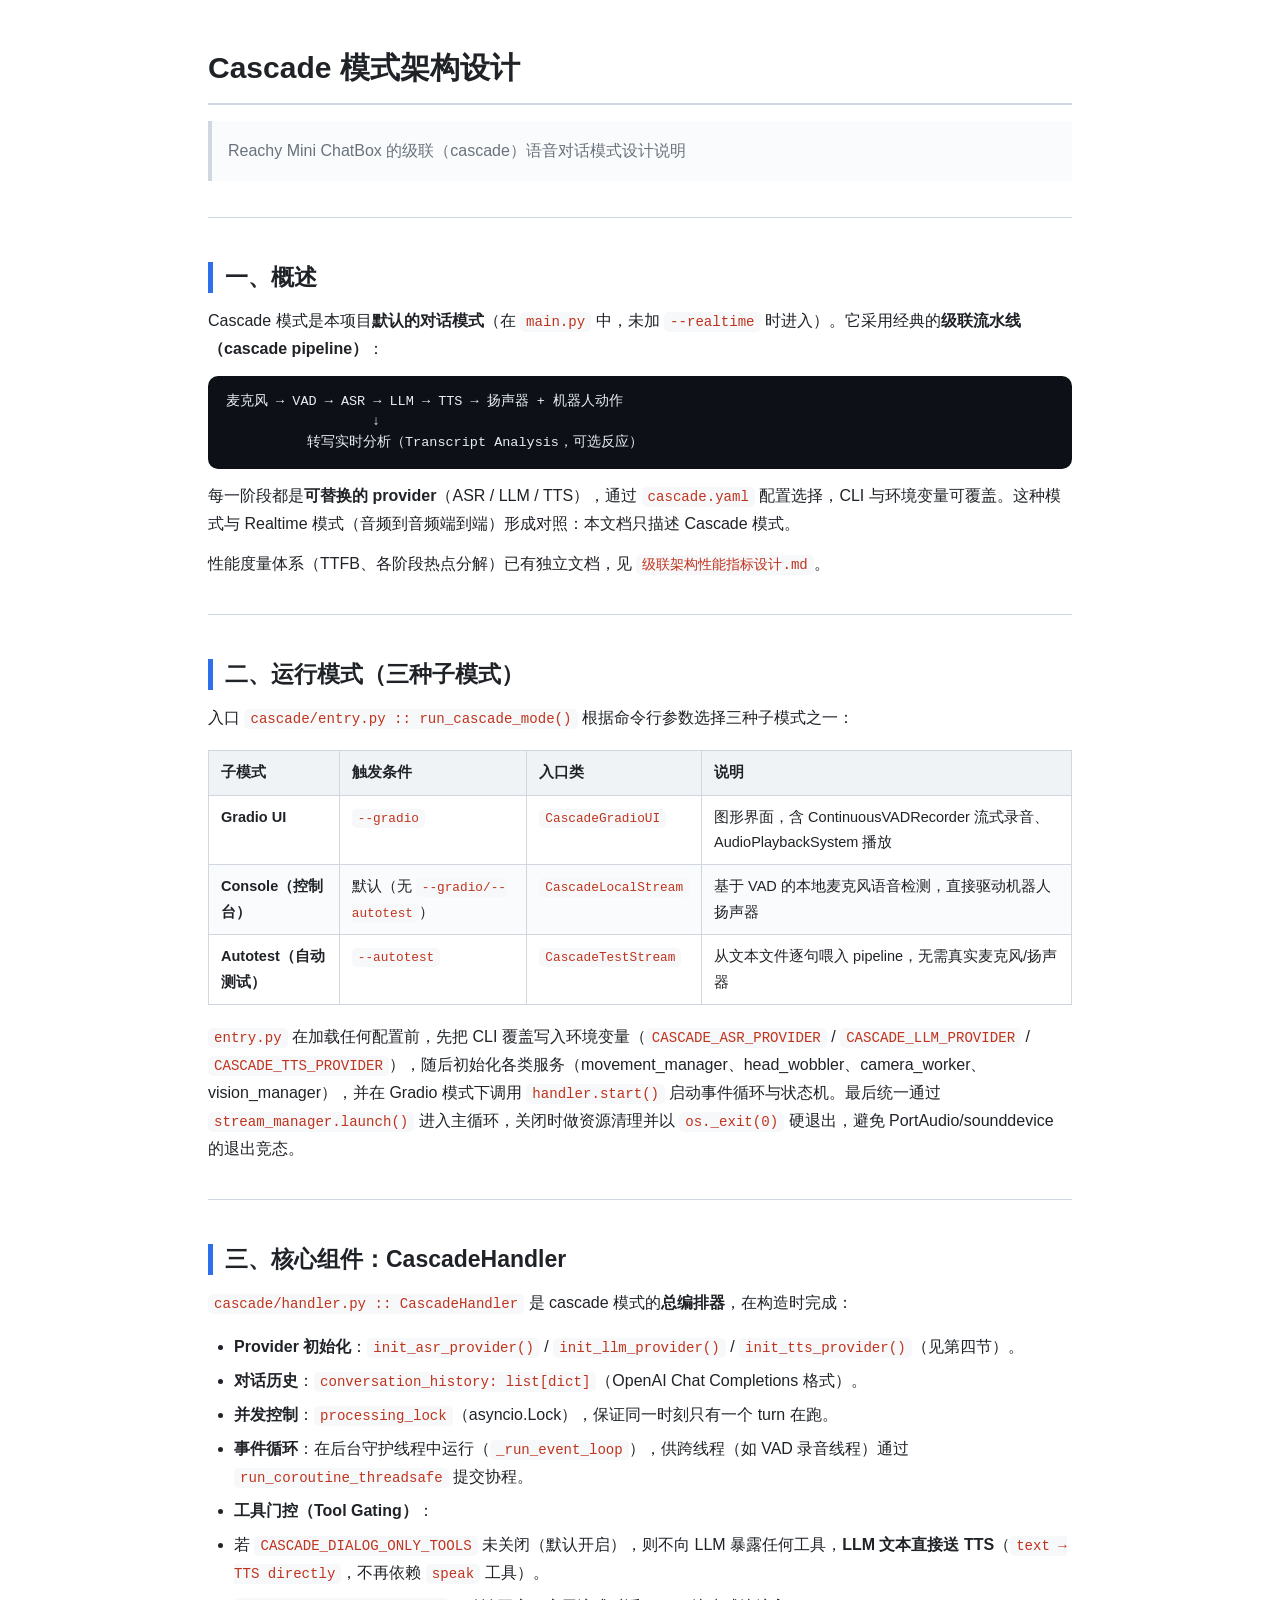
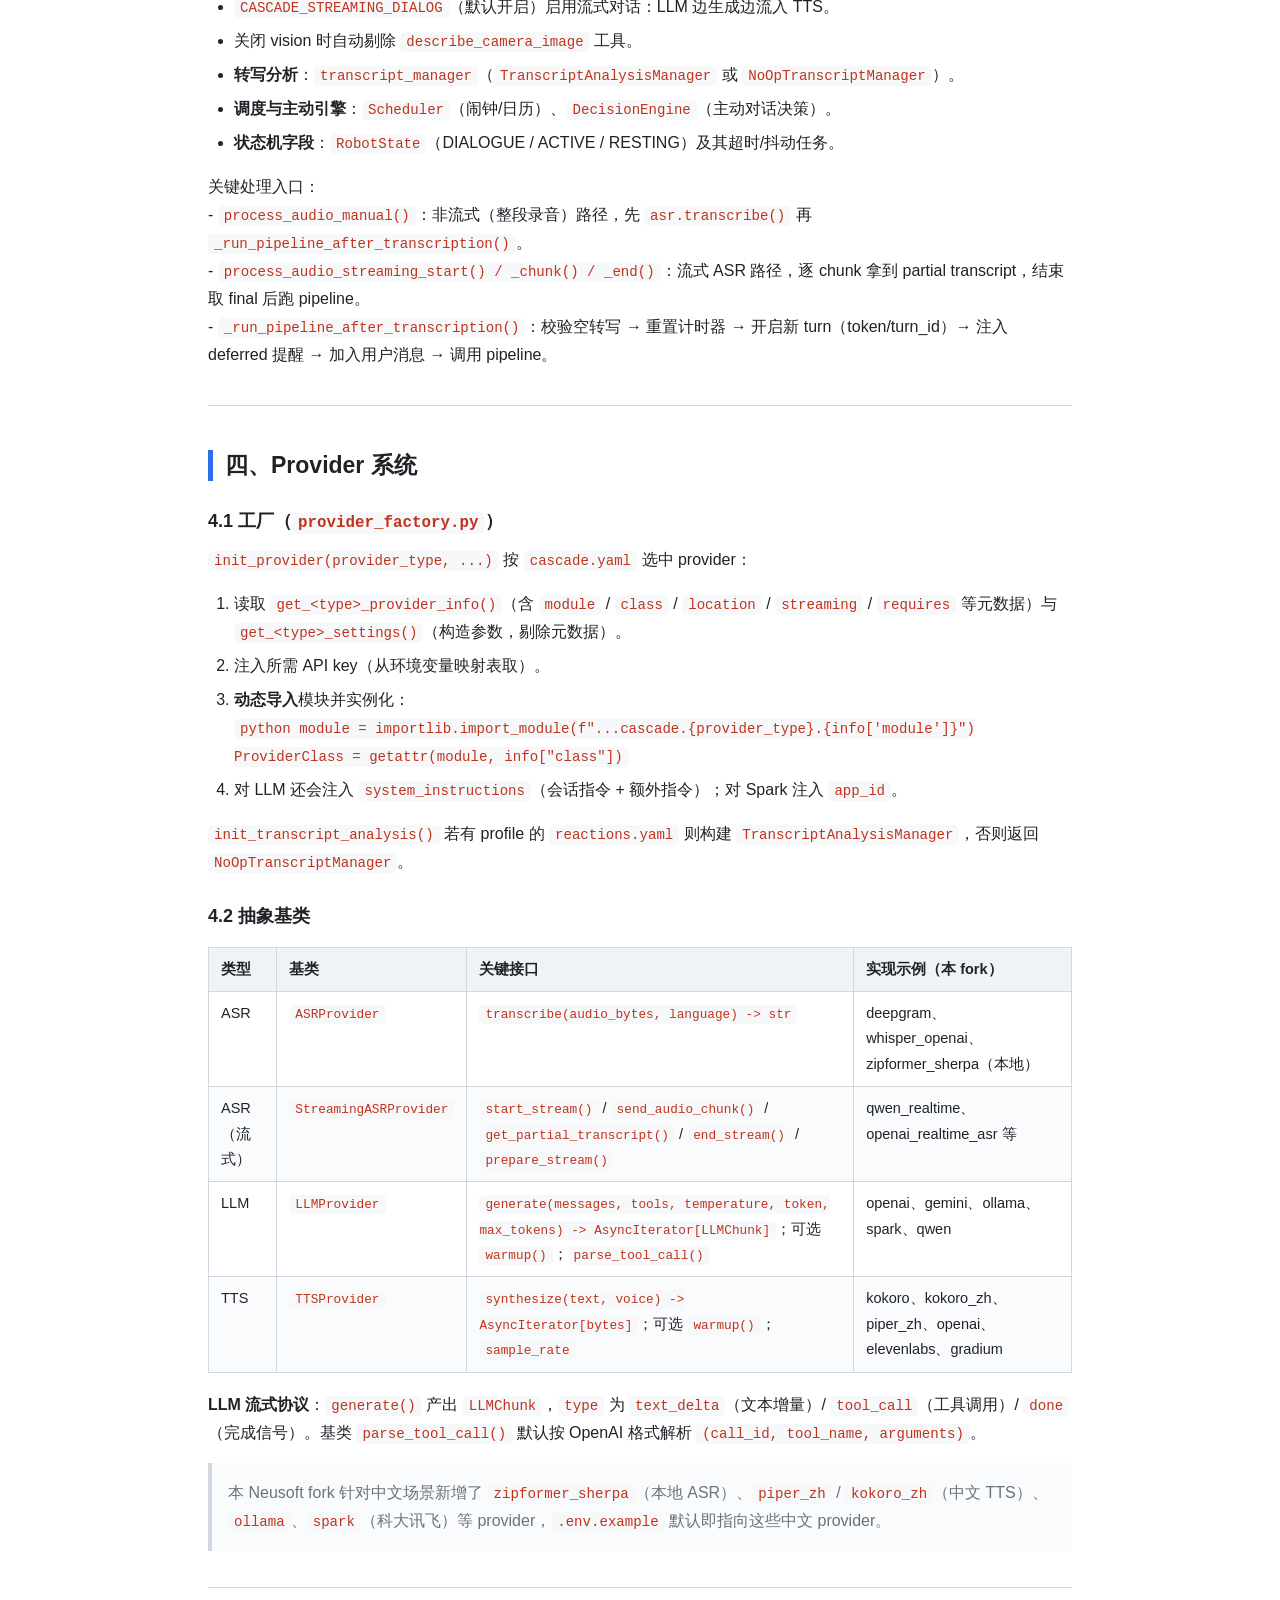
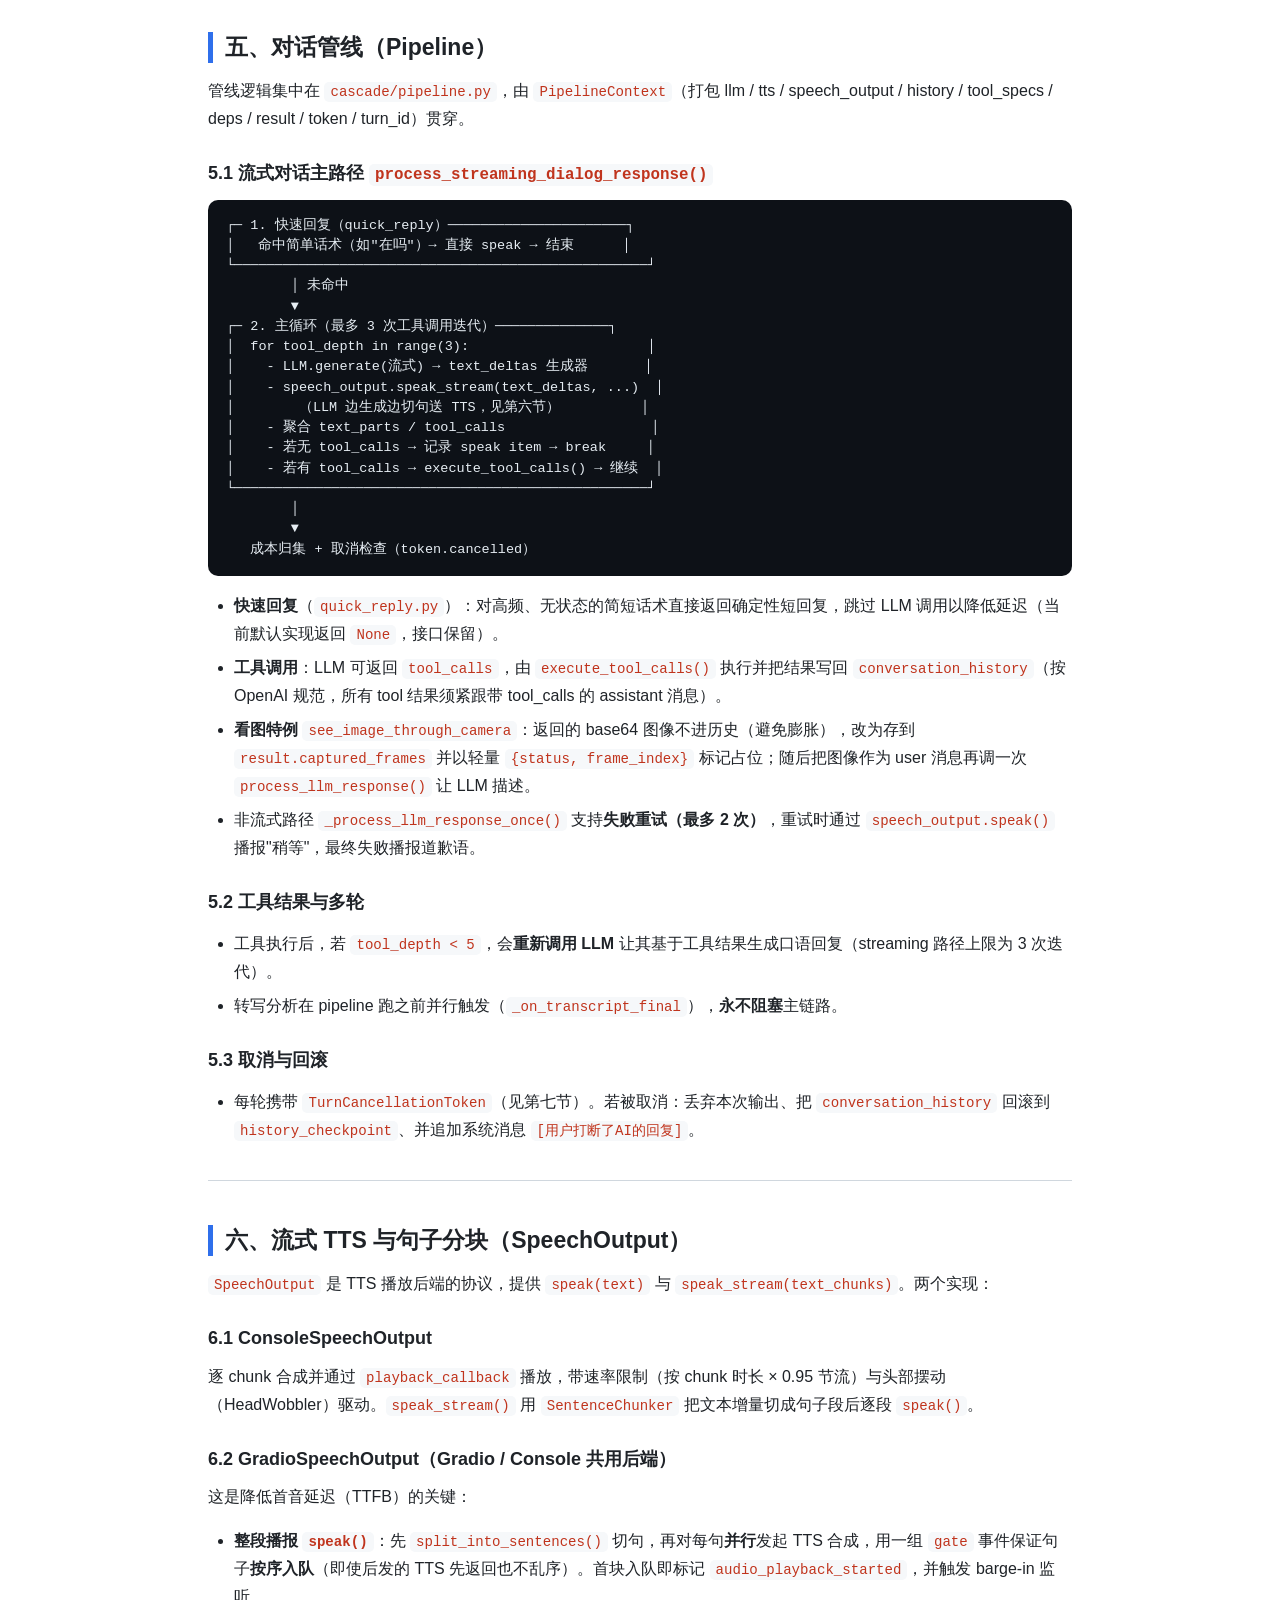
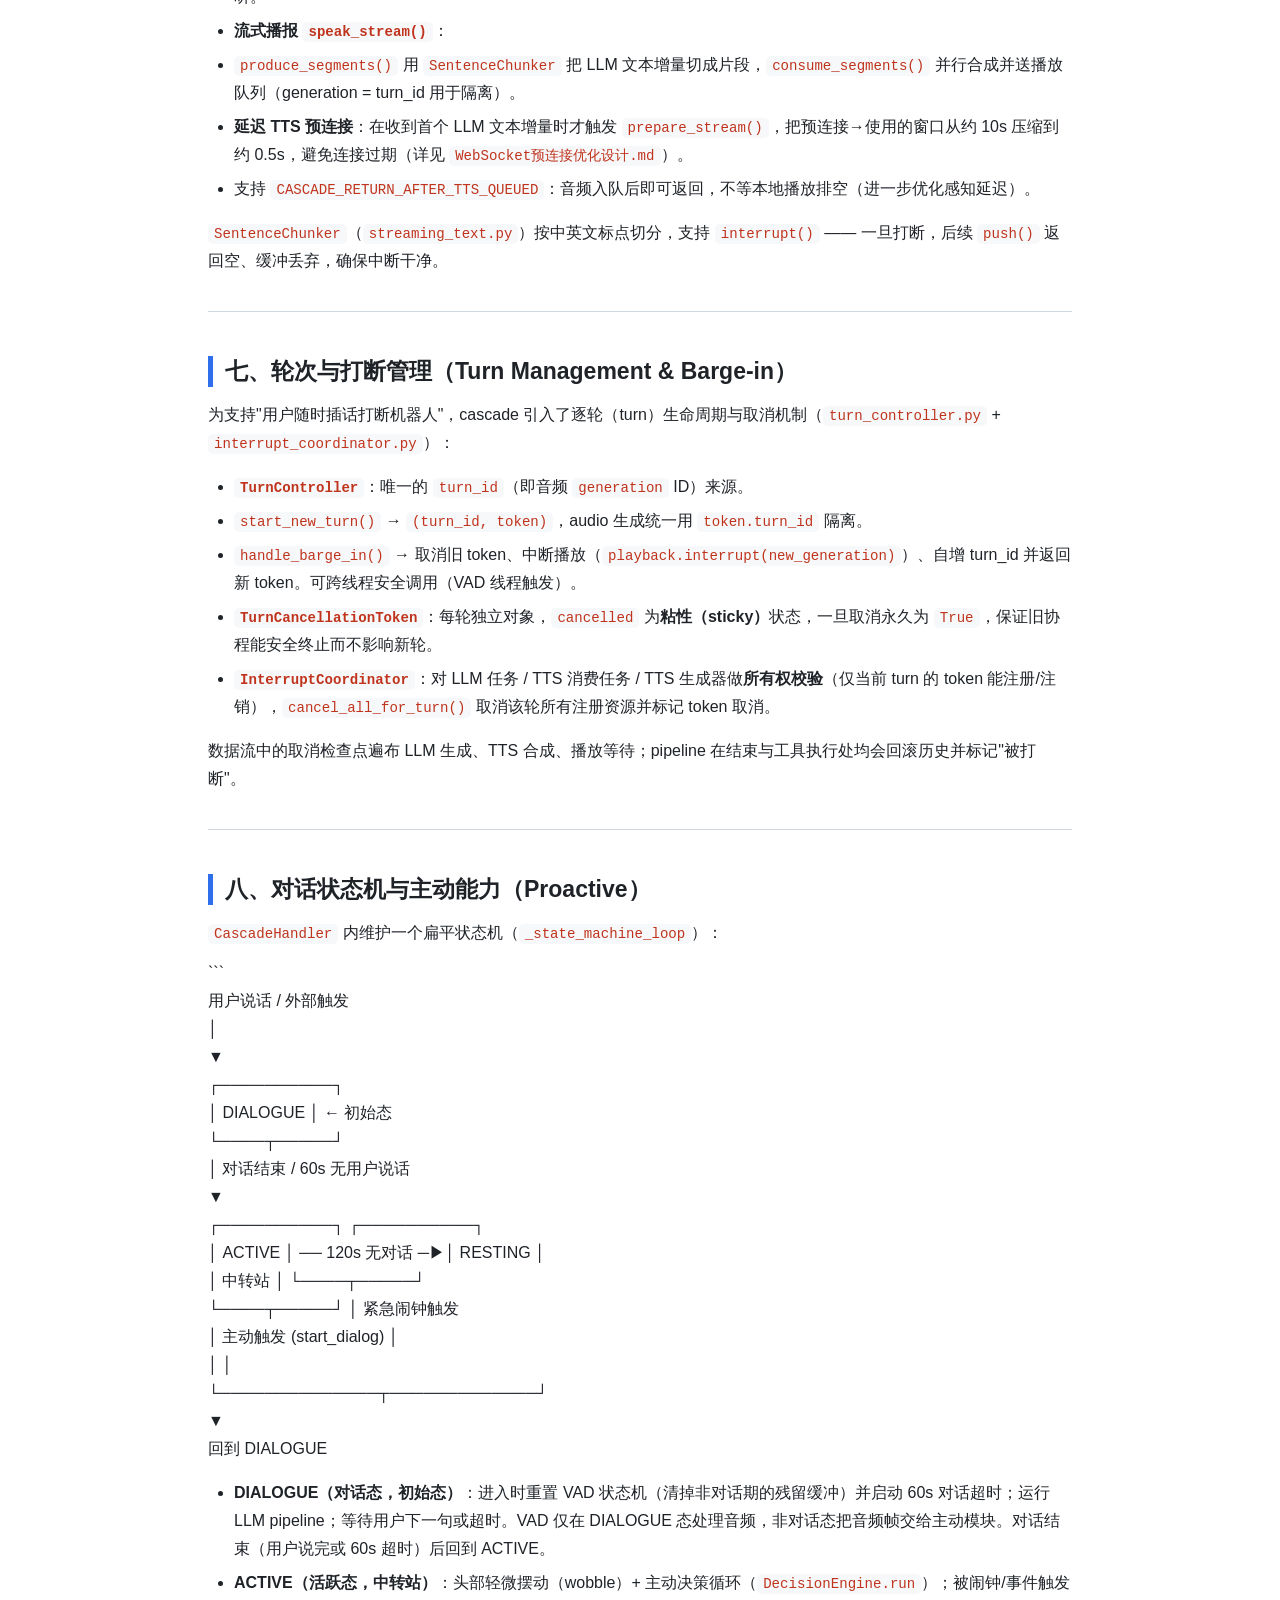
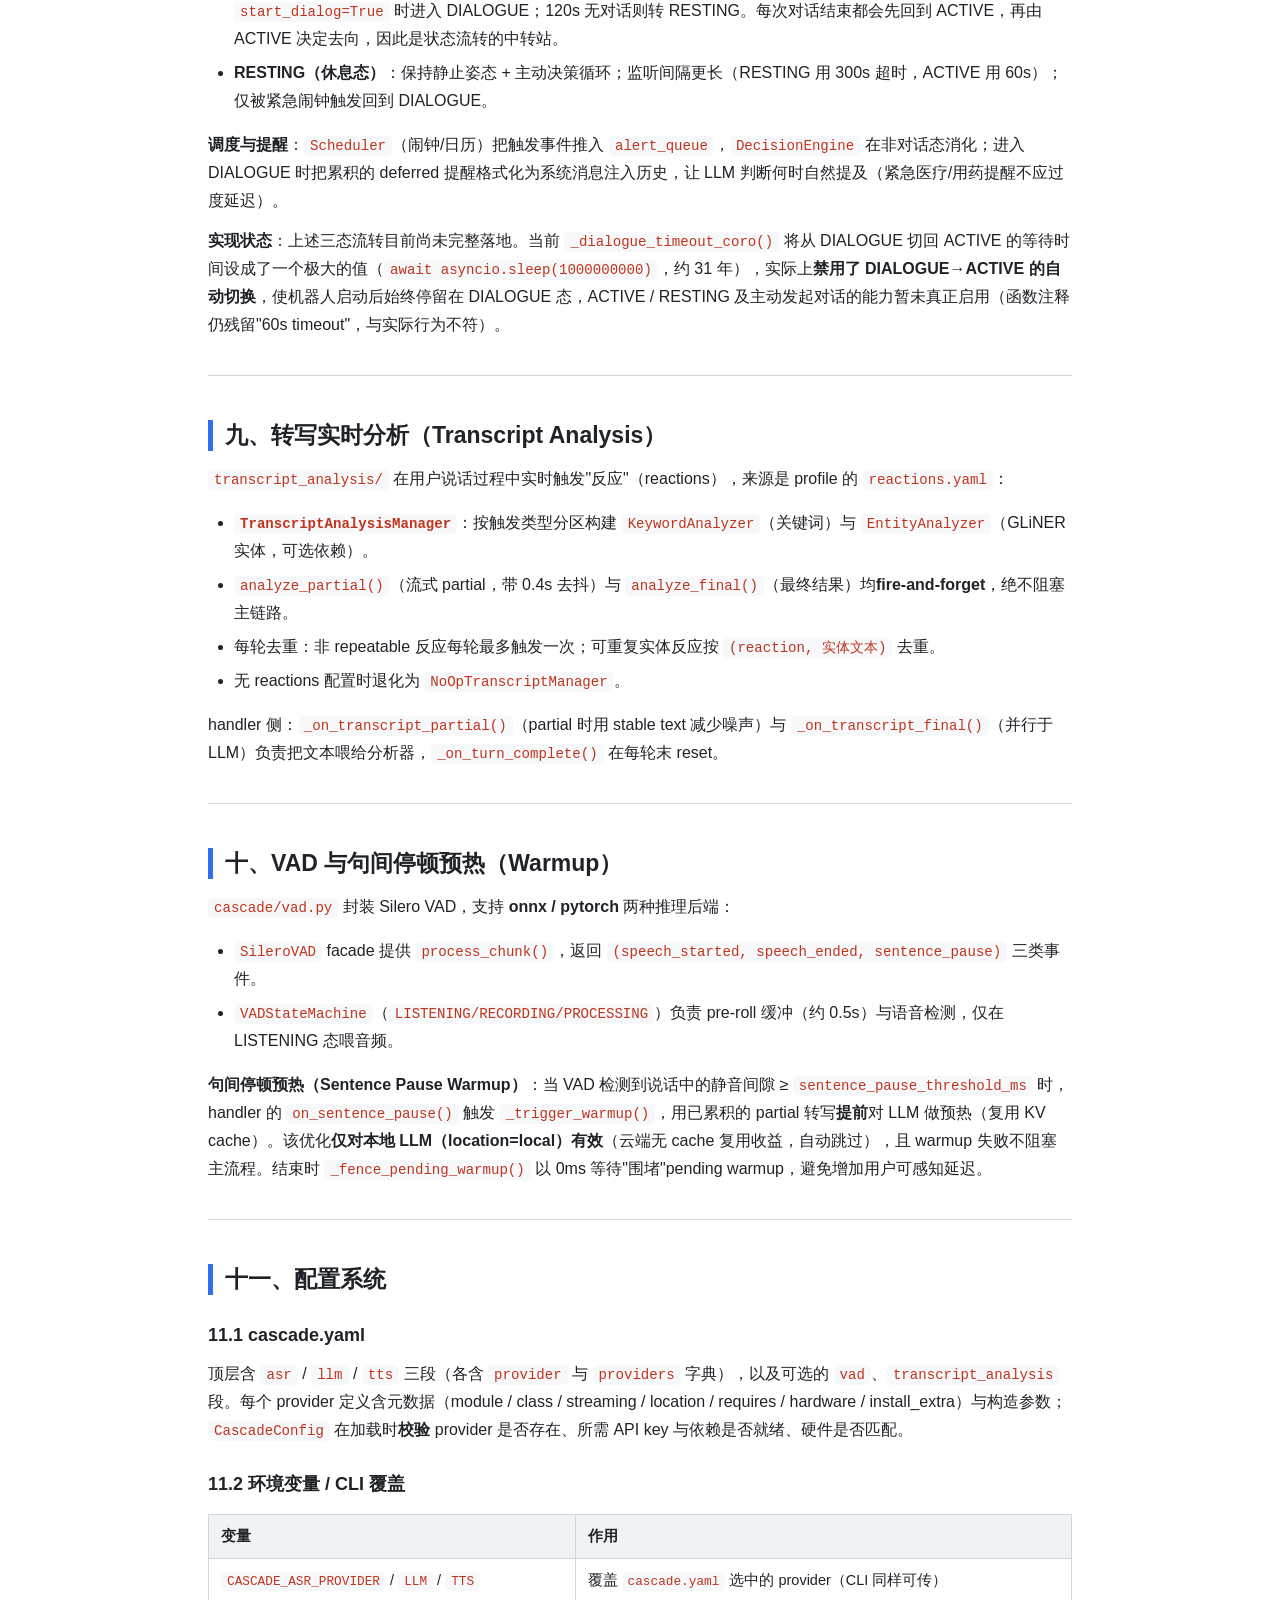
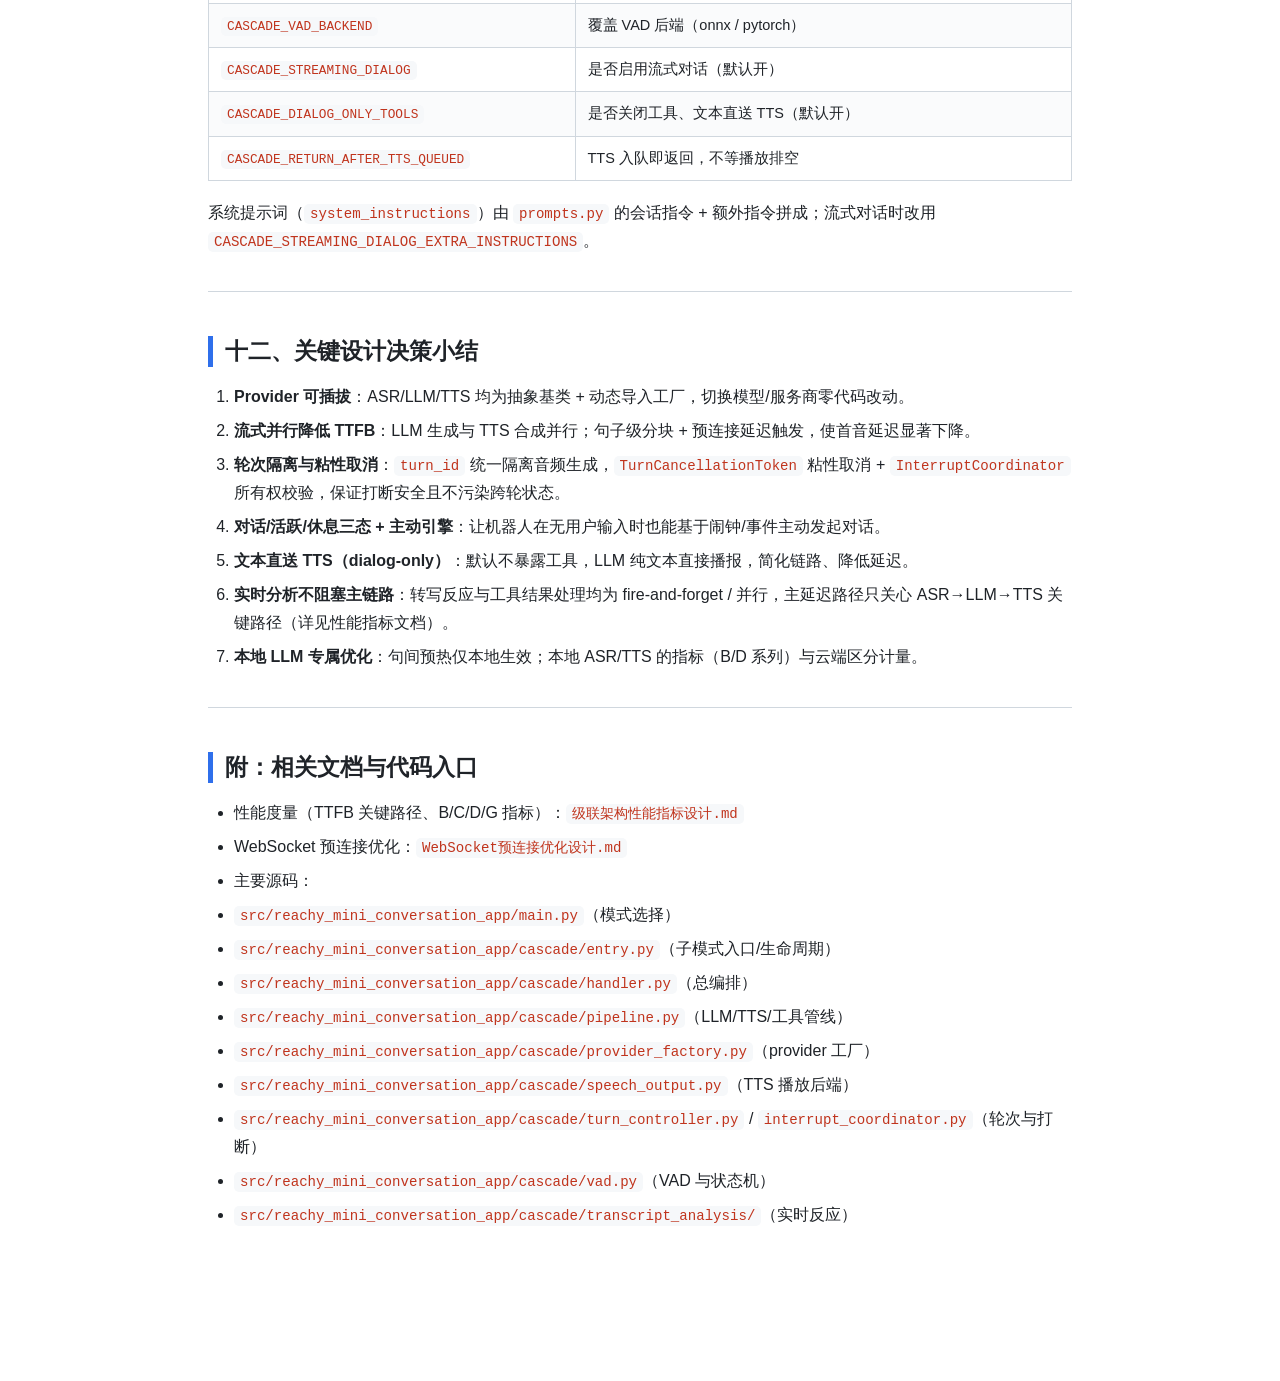
<file: roboticsreachy-mini-chatbox-neusoft/docs/级联模式架构设计.html>
<!DOCTYPE html>
<html lang="zh-CN">
<head>
<meta charset="utf-8">
<meta name="viewport" content="width=device-width, initial-scale=1.0">
<title>Cascade 模式架构设计</title>
<style>
  :root {
    --fg: #1f2328;
    --muted: #57606a;
    --bg: #ffffff;
    --accent: #2f6feb;
    --border: #d0d7de;
    --code-bg: #f6f8fa;
    --pre-bg: #0d1117;
    --pre-fg: #e6edf3;
    --quote: #6a737d;
  }
  * { box-sizing: border-box; }
  body {
    margin: 0;
    background: var(--bg);
    color: var(--fg);
    font-family: -apple-system, BlinkMacSystemFont, "Segoe UI", "PingFang SC",
      "Hiragino Sans GB", "Microsoft YaHei", "Helvetica Neue", Arial, sans-serif;
    line-height: 1.75;
    font-size: 16px;
  }
  .wrap {
    max-width: 920px;
    margin: 0 auto;
    padding: 48px 28px 96px;
  }
  h1, h2, h3, h4 {
    line-height: 1.35;
    font-weight: 650;
  }
  h1 {
    font-size: 30px;
    margin: 0 0 8px;
    padding-bottom: 14px;
    border-bottom: 2px solid var(--border);
  }
  h2 {
    font-size: 23px;
    margin: 44px 0 14px;
    padding-left: 12px;
    border-left: 5px solid var(--accent);
  }
  h3 { font-size: 18px; margin: 28px 0 10px; }
  p { margin: 12px 0; }
  a { color: var(--accent); text-decoration: none; }
  a:hover { text-decoration: underline; }
  blockquote {
    margin: 16px 0;
    padding: 4px 16px;
    color: var(--quote);
    border-left: 4px solid var(--border);
    background: #fafbfc;
  }
  hr { border: none; border-top: 1px solid var(--border); margin: 36px 0; }
  code {
    font-family: "SFMono-Regular", Consolas, "Liberation Mono", Menlo, monospace;
    background: var(--code-bg);
    padding: 2px 6px;
    border-radius: 5px;
    font-size: 0.88em;
    color: #c0341d;
  }
  pre {
    background: var(--pre-bg);
    color: var(--pre-fg);
    padding: 16px 18px;
    border-radius: 10px;
    overflow-x: auto;
    line-height: 1.5;
    font-size: 13.5px;
  }
  pre code {
    background: none;
    color: inherit;
    padding: 0;
    font-size: inherit;
  }
  table {
    border-collapse: collapse;
    width: 100%;
    margin: 18px 0;
    font-size: 14.5px;
  }
  th, td {
    border: 1px solid var(--border);
    padding: 9px 12px;
    text-align: left;
    vertical-align: top;
  }
  thead th { background: #f0f3f6; font-weight: 650; }
  tbody tr:nth-child(even) { background: #fafbfc; }
  ul, ol { padding-left: 26px; }
  li { margin: 6px 0; }
  .toc { background: #fafbfc; border: 1px solid var(--border); border-radius: 10px; padding: 14px 22px; margin: 22px 0; }
  .toc ul { margin: 6px 0; }
  @media (max-width: 640px) {
    .wrap { padding: 28px 16px 64px; }
    h1 { font-size: 25px; }
    h2 { font-size: 20px; }
  }
</style>
</head>
<body>
<div class="wrap">
<h1 id="cascade">Cascade 模式架构设计</h1>
<blockquote>
<p>Reachy Mini ChatBox 的级联（cascade）语音对话模式设计说明</p>
</blockquote>
<hr />
<h2 id="_1">一、概述</h2>
<p>Cascade 模式是本项目<strong>默认的对话模式</strong>（在 <code>main.py</code> 中，未加 <code>--realtime</code> 时进入）。它采用经典的<strong>级联流水线（cascade pipeline）</strong>：</p>
<pre><code>麦克风 → VAD → ASR → LLM → TTS → 扬声器 + 机器人动作
                  ↓
          转写实时分析（Transcript Analysis，可选反应）
</code></pre>
<p>每一阶段都是<strong>可替换的 provider</strong>（ASR / LLM / TTS），通过 <code>cascade.yaml</code> 配置选择，CLI 与环境变量可覆盖。这种模式与 Realtime 模式（音频到音频端到端）形成对照：本文档只描述 Cascade 模式。</p>
<p>性能度量体系（TTFB、各阶段热点分解）已有独立文档，见 <a href="级联架构性能指标设计.md"><code>级联架构性能指标设计.md</code></a>。</p>
<hr />
<h2 id="_2">二、运行模式（三种子模式）</h2>
<p>入口 <code>cascade/entry.py :: run_cascade_mode()</code> 根据命令行参数选择三种子模式之一：</p>
<table>
<thead>
<tr>
<th>子模式</th>
<th>触发条件</th>
<th>入口类</th>
<th>说明</th>
</tr>
</thead>
<tbody>
<tr>
<td><strong>Gradio UI</strong></td>
<td><code>--gradio</code></td>
<td><code>CascadeGradioUI</code></td>
<td>图形界面，含 ContinuousVADRecorder 流式录音、AudioPlaybackSystem 播放</td>
</tr>
<tr>
<td><strong>Console（控制台）</strong></td>
<td>默认（无 <code>--gradio/--autotest</code>）</td>
<td><code>CascadeLocalStream</code></td>
<td>基于 VAD 的本地麦克风语音检测，直接驱动机器人扬声器</td>
</tr>
<tr>
<td><strong>Autotest（自动测试）</strong></td>
<td><code>--autotest</code></td>
<td><code>CascadeTestStream</code></td>
<td>从文本文件逐句喂入 pipeline，无需真实麦克风/扬声器</td>
</tr>
</tbody>
</table>
<p><code>entry.py</code> 在加载任何配置前，先把 CLI 覆盖写入环境变量（<code>CASCADE_ASR_PROVIDER</code> / <code>CASCADE_LLM_PROVIDER</code> / <code>CASCADE_TTS_PROVIDER</code>），随后初始化各类服务（movement_manager、head_wobbler、camera_worker、vision_manager），并在 Gradio 模式下调用 <code>handler.start()</code> 启动事件循环与状态机。最后统一通过 <code>stream_manager.launch()</code> 进入主循环，关闭时做资源清理并以 <code>os._exit(0)</code> 硬退出，避免 PortAudio/sounddevice 的退出竞态。</p>
<hr />
<h2 id="cascadehandler">三、核心组件：CascadeHandler</h2>
<p><code>cascade/handler.py :: CascadeHandler</code> 是 cascade 模式的<strong>总编排器</strong>，在构造时完成：</p>
<ul>
<li><strong>Provider 初始化</strong>：<code>init_asr_provider()</code> / <code>init_llm_provider()</code> / <code>init_tts_provider()</code>（见第四节）。</li>
<li><strong>对话历史</strong>：<code>conversation_history: list[dict]</code>（OpenAI Chat Completions 格式）。</li>
<li><strong>并发控制</strong>：<code>processing_lock</code>（asyncio.Lock），保证同一时刻只有一个 turn 在跑。</li>
<li><strong>事件循环</strong>：在后台守护线程中运行（<code>_run_event_loop</code>），供跨线程（如 VAD 录音线程）通过 <code>run_coroutine_threadsafe</code> 提交协程。</li>
<li><strong>工具门控（Tool Gating）</strong>：</li>
<li>若 <code>CASCADE_DIALOG_ONLY_TOOLS</code> 未关闭（默认开启），则不向 LLM 暴露任何工具，<strong>LLM 文本直接送 TTS</strong>（<code>text → TTS directly</code>，不再依赖 <code>speak</code> 工具）。</li>
<li><code>CASCADE_STREAMING_DIALOG</code>（默认开启）启用流式对话：LLM 边生成边流入 TTS。</li>
<li>关闭 vision 时自动剔除 <code>describe_camera_image</code> 工具。</li>
<li><strong>转写分析</strong>：<code>transcript_manager</code>（<code>TranscriptAnalysisManager</code> 或 <code>NoOpTranscriptManager</code>）。</li>
<li><strong>调度与主动引擎</strong>：<code>Scheduler</code>（闹钟/日历）、<code>DecisionEngine</code>（主动对话决策）。</li>
<li><strong>状态机字段</strong>：<code>RobotState</code>（DIALOGUE / ACTIVE / RESTING）及其超时/抖动任务。</li>
</ul>
<p>关键处理入口：<br />
- <code>process_audio_manual()</code>：非流式（整段录音）路径，先 <code>asr.transcribe()</code> 再 <code>_run_pipeline_after_transcription()</code>。<br />
- <code>process_audio_streaming_start() / _chunk() / _end()</code>：流式 ASR 路径，逐 chunk 拿到 partial transcript，结束取 final 后跑 pipeline。<br />
- <code>_run_pipeline_after_transcription()</code>：校验空转写 → 重置计时器 → 开启新 turn（token/turn_id）→ 注入 deferred 提醒 → 加入用户消息 → 调用 pipeline。</p>
<hr />
<h2 id="provider">四、Provider 系统</h2>
<h3 id="41-provider_factorypy">4.1 工厂（<code>provider_factory.py</code>）</h3>
<p><code>init_provider(provider_type, ...)</code> 按 <code>cascade.yaml</code> 选中 provider：</p>
<ol>
<li>读取 <code>get_&lt;type&gt;_provider_info()</code>（含 <code>module</code> / <code>class</code> / <code>location</code> / <code>streaming</code> / <code>requires</code> 等元数据）与 <code>get_&lt;type&gt;_settings()</code>（构造参数，剔除元数据）。</li>
<li>注入所需 API key（从环境变量映射表取）。</li>
<li><strong>动态导入</strong>模块并实例化：<br />
<code>python
   module = importlib.import_module(f"...cascade.{provider_type}.{info['module']}")
   ProviderClass = getattr(module, info["class"])</code></li>
<li>对 LLM 还会注入 <code>system_instructions</code>（会话指令 + 额外指令）；对 Spark 注入 <code>app_id</code>。</li>
</ol>
<p><code>init_transcript_analysis()</code> 若有 profile 的 <code>reactions.yaml</code> 则构建 <code>TranscriptAnalysisManager</code>，否则返回 <code>NoOpTranscriptManager</code>。</p>
<h3 id="42">4.2 抽象基类</h3>
<table>
<thead>
<tr>
<th>类型</th>
<th>基类</th>
<th>关键接口</th>
<th>实现示例（本 fork）</th>
</tr>
</thead>
<tbody>
<tr>
<td>ASR</td>
<td><code>ASRProvider</code></td>
<td><code>transcribe(audio_bytes, language) -&gt; str</code></td>
<td>deepgram、whisper_openai、zipformer_sherpa（本地）</td>
</tr>
<tr>
<td>ASR（流式）</td>
<td><code>StreamingASRProvider</code></td>
<td><code>start_stream()</code> / <code>send_audio_chunk()</code> / <code>get_partial_transcript()</code> / <code>end_stream()</code> / <code>prepare_stream()</code></td>
<td>qwen_realtime、openai_realtime_asr 等</td>
</tr>
<tr>
<td>LLM</td>
<td><code>LLMProvider</code></td>
<td><code>generate(messages, tools, temperature, token, max_tokens) -&gt; AsyncIterator[LLMChunk]</code>；可选 <code>warmup()</code>；<code>parse_tool_call()</code></td>
<td>openai、gemini、ollama、spark、qwen</td>
</tr>
<tr>
<td>TTS</td>
<td><code>TTSProvider</code></td>
<td><code>synthesize(text, voice) -&gt; AsyncIterator[bytes]</code>；可选 <code>warmup()</code>；<code>sample_rate</code></td>
<td>kokoro、kokoro_zh、piper_zh、openai、elevenlabs、gradium</td>
</tr>
</tbody>
</table>
<p><strong>LLM 流式协议</strong>：<code>generate()</code> 产出 <code>LLMChunk</code>，<code>type</code> 为 <code>text_delta</code>（文本增量）/ <code>tool_call</code>（工具调用）/ <code>done</code>（完成信号）。基类 <code>parse_tool_call()</code> 默认按 OpenAI 格式解析 <code>(call_id, tool_name, arguments)</code>。</p>
<blockquote>
<p>本 Neusoft fork 针对中文场景新增了 <code>zipformer_sherpa</code>（本地 ASR）、<code>piper_zh</code> / <code>kokoro_zh</code>（中文 TTS）、<code>ollama</code>、<code>spark</code>（科大讯飞）等 provider，<code>.env.example</code> 默认即指向这些中文 provider。</p>
</blockquote>
<hr />
<h2 id="pipeline">五、对话管线（Pipeline）</h2>
<p>管线逻辑集中在 <code>cascade/pipeline.py</code>，由 <code>PipelineContext</code>（打包 llm / tts / speech_output / history / tool_specs / deps / result / token / turn_id）贯穿。</p>
<h3 id="51-process_streaming_dialog_response">5.1 流式对话主路径 <code>process_streaming_dialog_response()</code></h3>
<pre><code>┌─ 1. 快速回复（quick_reply）──────────────────────┐
│   命中简单话术（如&quot;在吗&quot;）→ 直接 speak → 结束      │
└───────────────────────────────────────────────────┘
        │ 未命中
        ▼
┌─ 2. 主循环（最多 3 次工具调用迭代）──────────────┐
│  for tool_depth in range(3):                      │
│    - LLM.generate(流式) → text_deltas 生成器       │
│    - speech_output.speak_stream(text_deltas, ...)  │
│        （LLM 边生成边切句送 TTS，见第六节）          │
│    - 聚合 text_parts / tool_calls                  │
│    - 若无 tool_calls → 记录 speak item → break     │
│    - 若有 tool_calls → execute_tool_calls() → 继续  │
└───────────────────────────────────────────────────┘
        │
        ▼
   成本归集 + 取消检查（token.cancelled）
</code></pre>
<ul>
<li><strong>快速回复</strong>（<code>quick_reply.py</code>）：对高频、无状态的简短话术直接返回确定性短回复，跳过 LLM 调用以降低延迟（当前默认实现返回 <code>None</code>，接口保留）。</li>
<li><strong>工具调用</strong>：LLM 可返回 <code>tool_calls</code>，由 <code>execute_tool_calls()</code> 执行并把结果写回 <code>conversation_history</code>（按 OpenAI 规范，所有 tool 结果须紧跟带 tool_calls 的 assistant 消息）。</li>
<li><strong>看图特例</strong> <code>see_image_through_camera</code>：返回的 base64 图像不进历史（避免膨胀），改为存到 <code>result.captured_frames</code> 并以轻量 <code>{status, frame_index}</code> 标记占位；随后把图像作为 user 消息再调一次 <code>process_llm_response()</code> 让 LLM 描述。</li>
<li>非流式路径 <code>_process_llm_response_once()</code> 支持<strong>失败重试（最多 2 次）</strong>，重试时通过 <code>speech_output.speak()</code> 播报"稍等"，最终失败播报道歉语。</li>
</ul>
<h3 id="52">5.2 工具结果与多轮</h3>
<ul>
<li>工具执行后，若 <code>tool_depth &lt; 5</code>，会<strong>重新调用 LLM</strong> 让其基于工具结果生成口语回复（streaming 路径上限为 3 次迭代）。</li>
<li>转写分析在 pipeline 跑之前并行触发（<code>_on_transcript_final</code>），<strong>永不阻塞</strong>主链路。</li>
</ul>
<h3 id="53">5.3 取消与回滚</h3>
<ul>
<li>每轮携带 <code>TurnCancellationToken</code>（见第七节）。若被取消：丢弃本次输出、把 <code>conversation_history</code> 回滚到 <code>history_checkpoint</code>、并追加系统消息 <code>[用户打断了AI的回复]</code>。</li>
</ul>
<hr />
<h2 id="tts-speechoutput">六、流式 TTS 与句子分块（SpeechOutput）</h2>
<p><code>SpeechOutput</code> 是 TTS 播放后端的协议，提供 <code>speak(text)</code> 与 <code>speak_stream(text_chunks)</code>。两个实现：</p>
<h3 id="61-consolespeechoutput">6.1 ConsoleSpeechOutput</h3>
<p>逐 chunk 合成并通过 <code>playback_callback</code> 播放，带速率限制（按 chunk 时长 × 0.95 节流）与头部摆动（HeadWobbler）驱动。<code>speak_stream()</code> 用 <code>SentenceChunker</code> 把文本增量切成句子段后逐段 <code>speak()</code>。</p>
<h3 id="62-gradiospeechoutputgradio-console">6.2 GradioSpeechOutput（Gradio / Console 共用后端）</h3>
<p>这是降低首音延迟（TTFB）的关键：</p>
<ul>
<li><strong>整段播报 <code>speak()</code></strong>：先 <code>split_into_sentences()</code> 切句，再对每句<strong>并行</strong>发起 TTS 合成，用一组 <code>gate</code> 事件保证句子<strong>按序入队</strong>（即使后发的 TTS 先返回也不乱序）。首块入队即标记 <code>audio_playback_started</code>，并触发 barge-in 监听。</li>
<li><strong>流式播报 <code>speak_stream()</code></strong>：</li>
<li><code>produce_segments()</code> 用 <code>SentenceChunker</code> 把 LLM 文本增量切成片段，<code>consume_segments()</code> 并行合成并送播放队列（generation = turn_id 用于隔离）。</li>
<li><strong>延迟 TTS 预连接</strong>：在收到首个 LLM 文本增量时才触发 <code>prepare_stream()</code>，把预连接→使用的窗口从约 10s 压缩到约 0.5s，避免连接过期（详见 <a href="WebSocket预连接优化设计.md"><code>WebSocket预连接优化设计.md</code></a>）。</li>
<li>支持 <code>CASCADE_RETURN_AFTER_TTS_QUEUED</code>：音频入队后即可返回，不等本地播放排空（进一步优化感知延迟）。</li>
</ul>
<p><code>SentenceChunker</code>（<code>streaming_text.py</code>）按中英文标点切分，支持 <code>interrupt()</code> —— 一旦打断，后续 <code>push()</code> 返回空、缓冲丢弃，确保中断干净。</p>
<hr />
<h2 id="turn-management-barge-in">七、轮次与打断管理（Turn Management &amp; Barge-in）</h2>
<p>为支持"用户随时插话打断机器人"，cascade 引入了逐轮（turn）生命周期与取消机制（<code>turn_controller.py</code> + <code>interrupt_coordinator.py</code>）：</p>
<ul>
<li><strong><code>TurnController</code></strong>：唯一的 <code>turn_id</code>（即音频 <code>generation</code> ID）来源。</li>
<li><code>start_new_turn()</code> → <code>(turn_id, token)</code>，audio 生成统一用 <code>token.turn_id</code> 隔离。</li>
<li><code>handle_barge_in()</code> → 取消旧 token、中断播放（<code>playback.interrupt(new_generation)</code>）、自增 turn_id 并返回新 token。可跨线程安全调用（VAD 线程触发）。</li>
<li><strong><code>TurnCancellationToken</code></strong>：每轮独立对象，<code>cancelled</code> 为<strong>粘性（sticky）</strong>状态，一旦取消永久为 <code>True</code>，保证旧协程能安全终止而不影响新轮。</li>
<li><strong><code>InterruptCoordinator</code></strong>：对 LLM 任务 / TTS 消费任务 / TTS 生成器做<strong>所有权校验</strong>（仅当前 turn 的 token 能注册/注销），<code>cancel_all_for_turn()</code> 取消该轮所有注册资源并标记 token 取消。</li>
</ul>
<p>数据流中的取消检查点遍布 LLM 生成、TTS 合成、播放等待；pipeline 在结束与工具执行处均会回滚历史并标记"被打断"。</p>
<hr />
<h2 id="proactive">八、对话状态机与主动能力（Proactive）</h2>
<p><code>CascadeHandler</code> 内维护一个扁平状态机（<code>_state_machine_loop</code>）：</p>
<p>```<br />
   用户说话 / 外部触发<br />
        │<br />
        ▼<br />
   ┌──────────┐<br />
   │ DIALOGUE │  ← 初始态<br />
   └────┬─────┘<br />
        │ 对话结束 / 60s 无用户说话<br />
        ▼<br />
   ┌──────────┐                ┌──────────┐<br />
   │  ACTIVE  │ ── 120s 无对话 ─▶│ RESTING  │<br />
   │  中转站   │                └────┬─────┘<br />
   └────┬─────┘                     │ 紧急闹钟触发<br />
        │ 主动触发 (start_dialog)    │<br />
        │                            │<br />
        └──────────────┬─────────────┘<br />
                       ▼<br />
                回到 DIALOGUE</p>
<ul>
<li><strong>DIALOGUE（对话态，初始态）</strong>：进入时重置 VAD 状态机（清掉非对话期的残留缓冲）并启动 60s 对话超时；运行 LLM pipeline；等待用户下一句或超时。VAD 仅在 DIALOGUE 态处理音频，非对话态把音频帧交给主动模块。对话结束（用户说完或 60s 超时）后回到 ACTIVE。</li>
<li><strong>ACTIVE（活跃态，中转站）</strong>：头部轻微摆动（wobble）+ 主动决策循环（<code>DecisionEngine.run</code>）；被闹钟/事件触发 <code>start_dialog=True</code> 时进入 DIALOGUE；120s 无对话则转 RESTING。每次对话结束都会先回到 ACTIVE，再由 ACTIVE 决定去向，因此是状态流转的中转站。</li>
<li><strong>RESTING（休息态）</strong>：保持静止姿态 + 主动决策循环；监听间隔更长（RESTING 用 300s 超时，ACTIVE 用 60s）；仅被紧急闹钟触发回到 DIALOGUE。</li>
</ul>
<p><strong>调度与提醒</strong>：<code>Scheduler</code>（闹钟/日历）把触发事件推入 <code>alert_queue</code>，<code>DecisionEngine</code> 在非对话态消化；进入 DIALOGUE 时把累积的 deferred 提醒格式化为系统消息注入历史，让 LLM 判断何时自然提及（紧急医疗/用药提醒不应过度延迟）。</p>
<p><strong>实现状态</strong>：上述三态流转目前尚未完整落地。当前 <code>_dialogue_timeout_coro()</code> 将从 DIALOGUE 切回 ACTIVE 的等待时间设成了一个极大的值（<code>await asyncio.sleep(1000000000)</code>，约 31 年），实际上<strong>禁用了 DIALOGUE→ACTIVE 的自动切换</strong>，使机器人启动后始终停留在 DIALOGUE 态，ACTIVE / RESTING 及主动发起对话的能力暂未真正启用（函数注释仍残留"60s timeout"，与实际行为不符）。</p>
<hr />
<h2 id="transcript-analysis">九、转写实时分析（Transcript Analysis）</h2>
<p><code>transcript_analysis/</code> 在用户说话过程中实时触发"反应"（reactions），来源是 profile 的 <code>reactions.yaml</code>：</p>
<ul>
<li><strong><code>TranscriptAnalysisManager</code></strong>：按触发类型分区构建 <code>KeywordAnalyzer</code>（关键词）与 <code>EntityAnalyzer</code>（GLiNER 实体，可选依赖）。</li>
<li><code>analyze_partial()</code>（流式 partial，带 0.4s 去抖）与 <code>analyze_final()</code>（最终结果）均<strong>fire-and-forget</strong>，绝不阻塞主链路。</li>
<li>每轮去重：非 repeatable 反应每轮最多触发一次；可重复实体反应按 <code>(reaction, 实体文本)</code> 去重。</li>
<li>无 reactions 配置时退化为 <code>NoOpTranscriptManager</code>。</li>
</ul>
<p>handler 侧：<code>_on_transcript_partial()</code>（partial 时用 stable text 减少噪声）与 <code>_on_transcript_final()</code>（并行于 LLM）负责把文本喂给分析器，<code>_on_turn_complete()</code> 在每轮末 reset。</p>
<hr />
<h2 id="vad-warmup">十、VAD 与句间停顿预热（Warmup）</h2>
<p><code>cascade/vad.py</code> 封装 Silero VAD，支持 <strong>onnx / pytorch</strong> 两种推理后端：</p>
<ul>
<li><code>SileroVAD</code> facade 提供 <code>process_chunk()</code>，返回 <code>(speech_started, speech_ended, sentence_pause)</code> 三类事件。</li>
<li><code>VADStateMachine</code>（<code>LISTENING/RECORDING/PROCESSING</code>）负责 pre-roll 缓冲（约 0.5s）与语音检测，仅在 LISTENING 态喂音频。</li>
</ul>
<p><strong>句间停顿预热（Sentence Pause Warmup）</strong>：当 VAD 检测到说话中的静音间隙 ≥ <code>sentence_pause_threshold_ms</code> 时，handler 的 <code>on_sentence_pause()</code> 触发 <code>_trigger_warmup()</code>，用已累积的 partial 转写<strong>提前</strong>对 LLM 做预热（复用 KV cache）。该优化<strong>仅对本地 LLM（location=local）有效</strong>（云端无 cache 复用收益，自动跳过），且 warmup 失败不阻塞主流程。结束时 <code>_fence_pending_warmup()</code> 以 0ms 等待"围堵"pending warmup，避免增加用户可感知延迟。</p>
<hr />
<h2 id="_3">十一、配置系统</h2>
<h3 id="111-cascadeyaml">11.1 cascade.yaml</h3>
<p>顶层含 <code>asr</code> / <code>llm</code> / <code>tts</code> 三段（各含 <code>provider</code> 与 <code>providers</code> 字典），以及可选的 <code>vad</code>、<code>transcript_analysis</code> 段。每个 provider 定义含元数据（module / class / streaming / location / requires / hardware / install_extra）与构造参数；<code>CascadeConfig</code> 在加载时<strong>校验</strong> provider 是否存在、所需 API key 与依赖是否就绪、硬件是否匹配。</p>
<h3 id="112-cli">11.2 环境变量 / CLI 覆盖</h3>
<table>
<thead>
<tr>
<th>变量</th>
<th>作用</th>
</tr>
</thead>
<tbody>
<tr>
<td><code>CASCADE_ASR_PROVIDER</code> / <code>LLM</code> / <code>TTS</code></td>
<td>覆盖 <code>cascade.yaml</code> 选中的 provider（CLI 同样可传）</td>
</tr>
<tr>
<td><code>CASCADE_VAD_BACKEND</code></td>
<td>覆盖 VAD 后端（onnx / pytorch）</td>
</tr>
<tr>
<td><code>CASCADE_STREAMING_DIALOG</code></td>
<td>是否启用流式对话（默认开）</td>
</tr>
<tr>
<td><code>CASCADE_DIALOG_ONLY_TOOLS</code></td>
<td>是否关闭工具、文本直送 TTS（默认开）</td>
</tr>
<tr>
<td><code>CASCADE_RETURN_AFTER_TTS_QUEUED</code></td>
<td>TTS 入队即返回，不等播放排空</td>
</tr>
</tbody>
</table>
<p>系统提示词（<code>system_instructions</code>）由 <code>prompts.py</code> 的会话指令 + 额外指令拼成；流式对话时改用 <code>CASCADE_STREAMING_DIALOG_EXTRA_INSTRUCTIONS</code>。</p>
<hr />
<h2 id="_4">十二、关键设计决策小结</h2>
<ol>
<li><strong>Provider 可插拔</strong>：ASR/LLM/TTS 均为抽象基类 + 动态导入工厂，切换模型/服务商零代码改动。</li>
<li><strong>流式并行降低 TTFB</strong>：LLM 生成与 TTS 合成并行；句子级分块 + 预连接延迟触发，使首音延迟显著下降。</li>
<li><strong>轮次隔离与粘性取消</strong>：<code>turn_id</code> 统一隔离音频生成，<code>TurnCancellationToken</code> 粘性取消 + <code>InterruptCoordinator</code> 所有权校验，保证打断安全且不污染跨轮状态。</li>
<li><strong>对话/活跃/休息三态 + 主动引擎</strong>：让机器人在无用户输入时也能基于闹钟/事件主动发起对话。</li>
<li><strong>文本直送 TTS（dialog-only）</strong>：默认不暴露工具，LLM 纯文本直接播报，简化链路、降低延迟。</li>
<li><strong>实时分析不阻塞主链路</strong>：转写反应与工具结果处理均为 fire-and-forget / 并行，主延迟路径只关心 ASR→LLM→TTS 关键路径（详见性能指标文档）。</li>
<li><strong>本地 LLM 专属优化</strong>：句间预热仅本地生效；本地 ASR/TTS 的指标（B/D 系列）与云端区分计量。</li>
</ol>
<hr />
<h2 id="_5">附：相关文档与代码入口</h2>
<ul>
<li>性能度量（TTFB 关键路径、B/C/D/G 指标）：<a href="级联架构性能指标设计.md"><code>级联架构性能指标设计.md</code></a></li>
<li>WebSocket 预连接优化：<a href="WebSocket预连接优化设计.md"><code>WebSocket预连接优化设计.md</code></a></li>
<li>主要源码：</li>
<li><code>src/reachy_mini_conversation_app/main.py</code>（模式选择）</li>
<li><code>src/reachy_mini_conversation_app/cascade/entry.py</code>（子模式入口/生命周期）</li>
<li><code>src/reachy_mini_conversation_app/cascade/handler.py</code>（总编排）</li>
<li><code>src/reachy_mini_conversation_app/cascade/pipeline.py</code>（LLM/TTS/工具管线）</li>
<li><code>src/reachy_mini_conversation_app/cascade/provider_factory.py</code>（provider 工厂）</li>
<li><code>src/reachy_mini_conversation_app/cascade/speech_output.py</code>（TTS 播放后端）</li>
<li><code>src/reachy_mini_conversation_app/cascade/turn_controller.py</code> / <code>interrupt_coordinator.py</code>（轮次与打断）</li>
<li><code>src/reachy_mini_conversation_app/cascade/vad.py</code>（VAD 与状态机）</li>
<li><code>src/reachy_mini_conversation_app/cascade/transcript_analysis/</code>（实时反应）</li>
</ul>
</div>
</body>
</html>
</file>
